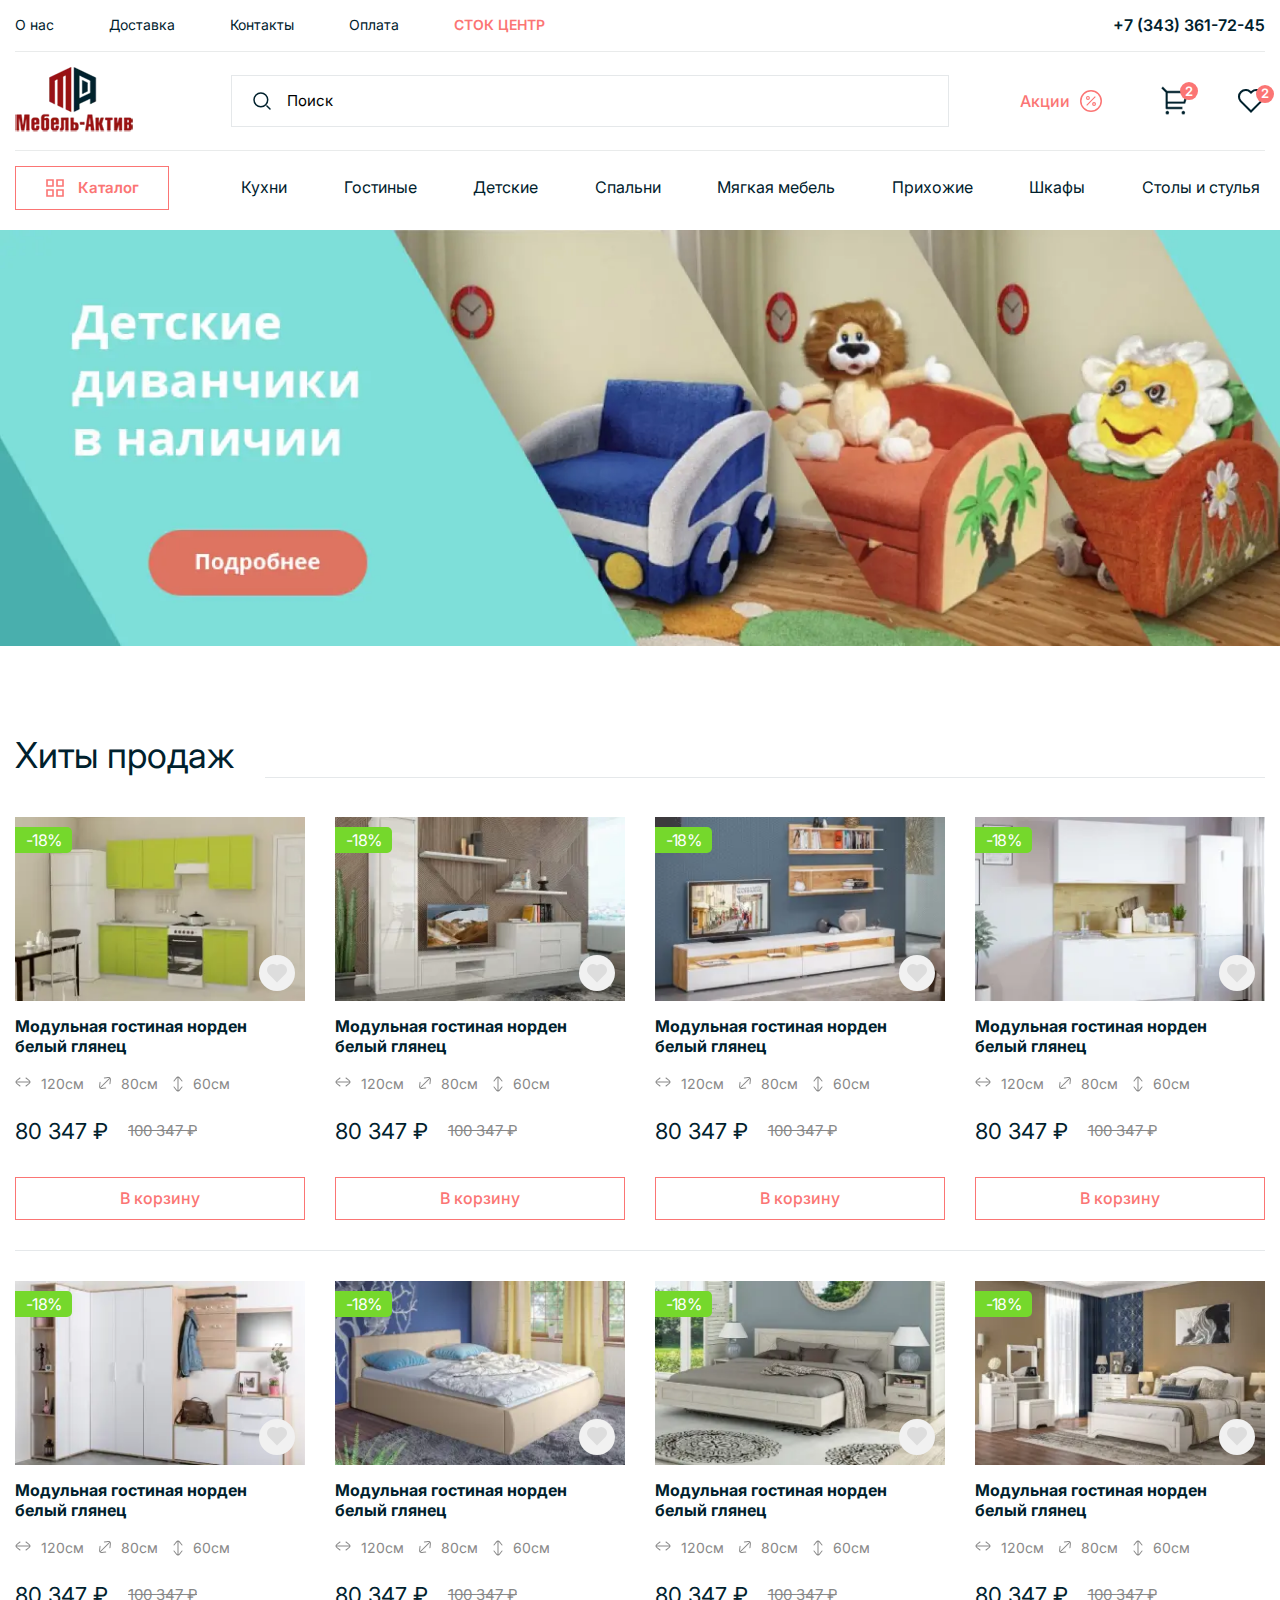
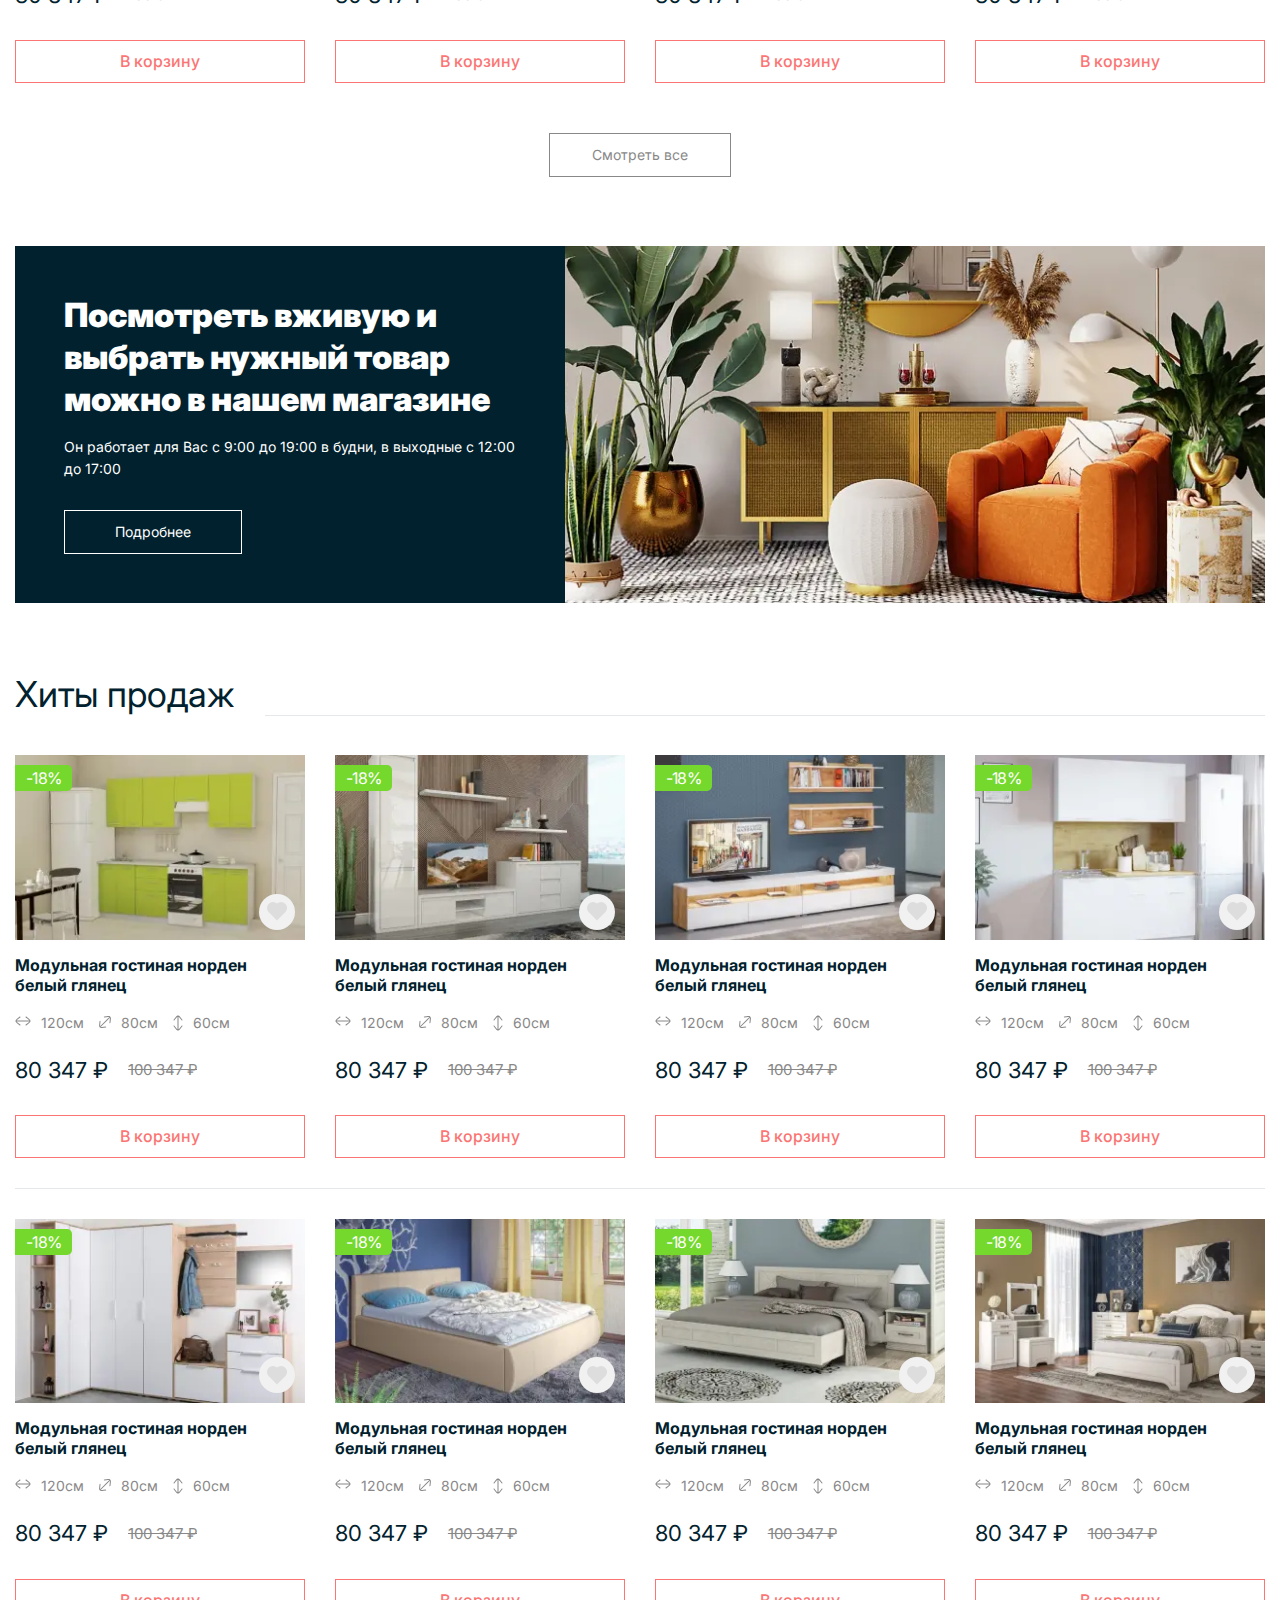
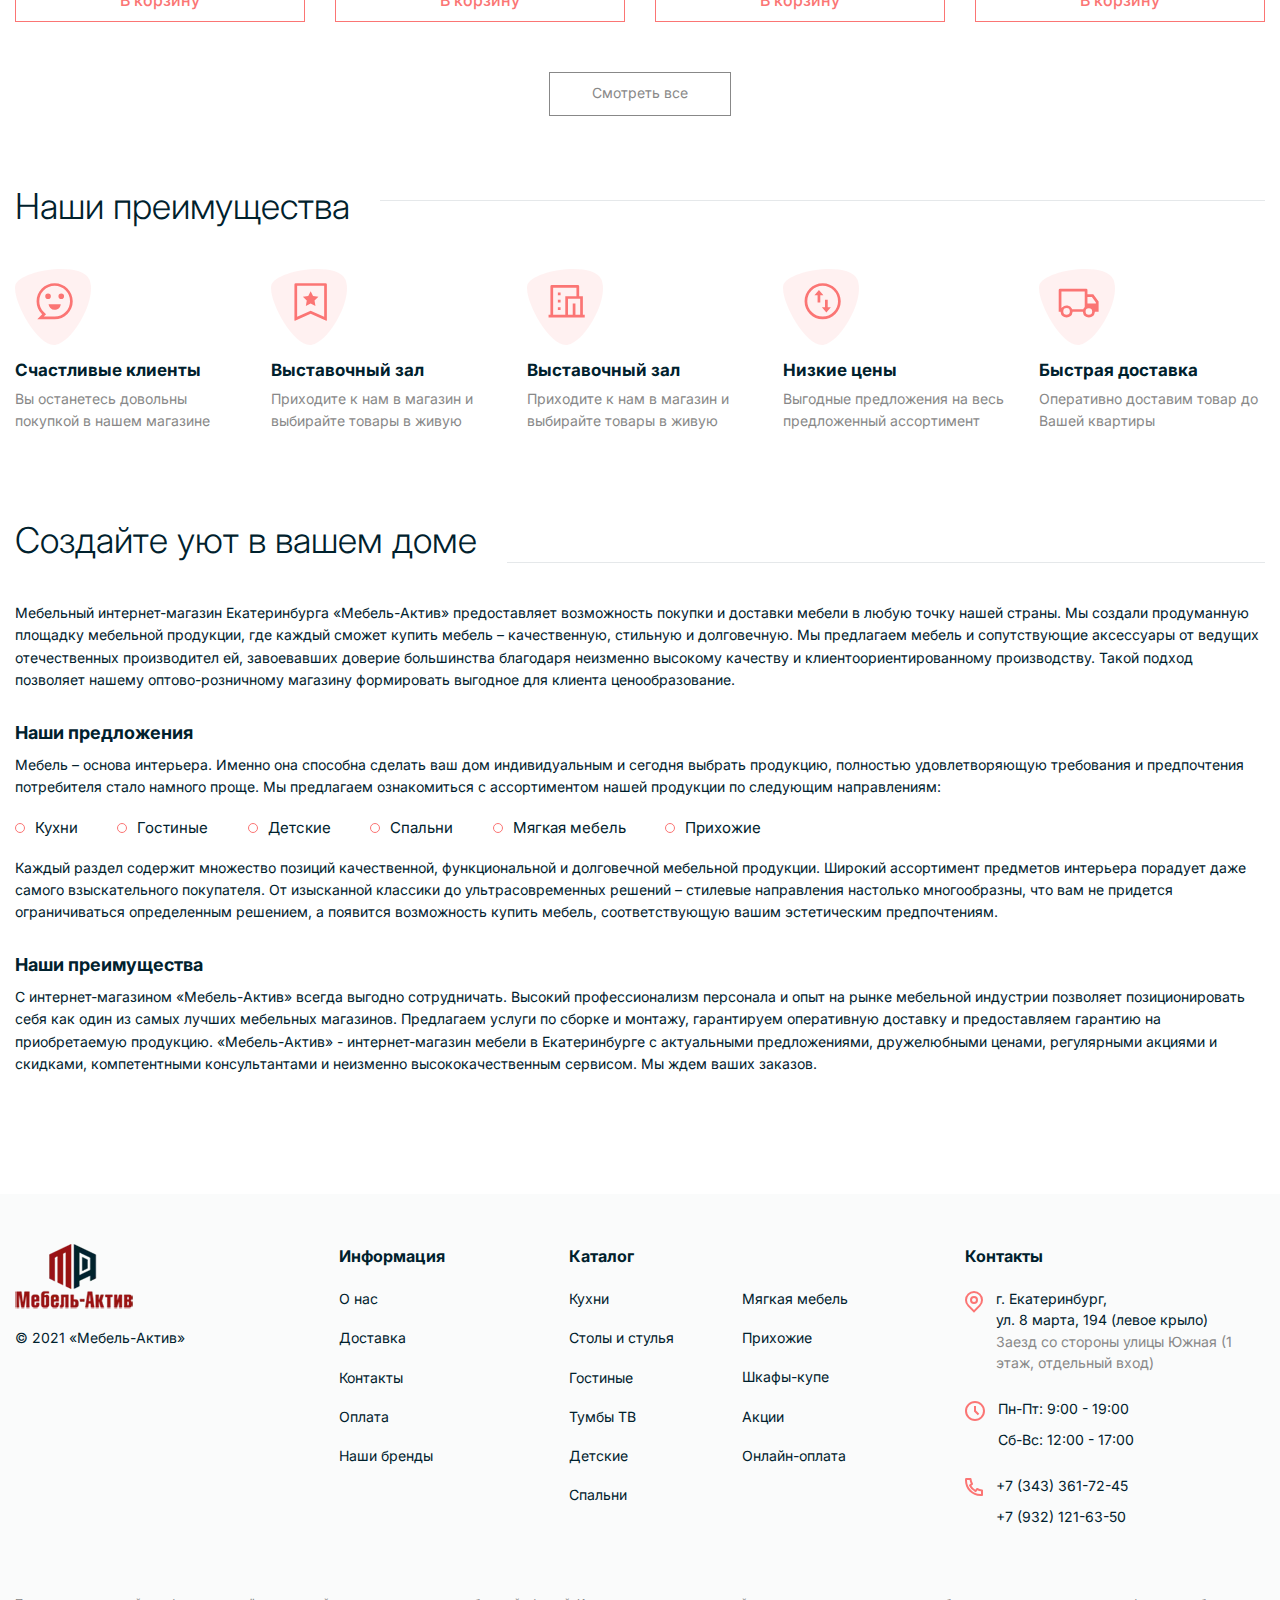
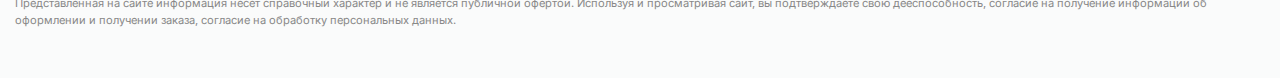
<file: index.html>
<!DOCTYPE html><html lang="ru"> <head>	<title>Home</title>	<meta charset="UTF-8">	<meta name="format-detection" content="telephone=no">	<link rel="stylesheet" href="css/style.min.css">	<link rel="shortcut icon" href="favicon.ico">	<!-- <meta name="robots" content="noindex, nofollow"> -->	<!-- <meta name="viewport" content="width=device-width, initial-scale=1.0, maximum-scale=1.0, user-scalable=0"> -->	<meta name="viewport" content="width=device-width, initial-scale=1.0"></head><body>   <div class="wrapper">      <header class="header">   <div class="header__top top-header">      <div class="top-header__container _container">         <div class="top-header__body">            <div class="top-header__menu menu">               <div class="menu__icon icon-menu">                  <span></span>                  <span></span>                  <span></span>               </div>               <nav class="menu__body">                  <ul class="menu__list">                     <li><a href="#" class="menu__link">О нас</a></li>                     <li><a href="#" class="menu__link">Доставка</a></li>                     <li><a href="#" class="menu__link">Контакты</a></li>                     <li><a href="#" class="menu__link">Оплата</a></li>                     <li><a href="#" class="menu__link menu__link-red">СТОК ЦЕНТР</a></li>                  </ul>               </nav>            </div>            <a href="tel: +73433617245" class="top-header__call">+7 (343) 361-72-45</a>         </div>      </div>   </div>   <div class="header__actions actions-header">      <div class="actions-header__container _container">         <div class="actions-header__body">            <a href="#" class="actions-header__logo">               <picture><source srcset="img/logo/logo.webp" type="image/webp"><img src="img/logo/logo.png" alt="logo"></picture>            </a>            <div data-da=".actions-header__body,767.98" class="actions-header__search search-header">               <button class="search-header__button">                  <picture><source srcset="img/header/icons/search.svg" type="image/webp"><img src="img/header/icons/search.svg" alt="search"></picture>               </button>               <input type="text" data-value="Поиск" class="search-header__input">            </div>            <div class="actions-header__items">               <a href="#" class="actions-header__stock">                  <span>Акции</span>                  <picture><source srcset="img/header/icons/stock.svg" type="image/webp"><img src="img/header/icons/stock.svg" alt="stock"></picture>               </a>               <div class="actions-header__icons">                  <a href="#" class="actions-header__icon">                     <picture><source srcset="img/header/icons/buy.svg" type="image/webp"><img src="img/header/icons/buy.svg" alt="buy"></picture>                     <span>2</span>                  </a>                  <a href="#" class="actions-header__icon">                     <picture><source srcset="img/header/icons/like.svg" type="image/webp"><img src="img/header/icons/like.svg" alt="like"></picture>                     <span>2</span>                  </a>               </div>            </div>         </div>      </div>   </div>   <div class="header__bottom bottom-header">      <div class="bottom-header__container _container">         <div class="bottom-header__body">            <button type="button" class="bottom-header__btn">               <picture><source srcset="img/header/icons/catalog.svg" type="image/webp"><img class="bottom-header__btn-catalog" src="img/header/icons/catalog.svg" alt=""></picture>               <picture><source srcset="img/header/icons/Close.svg" type="image/webp"><img class="bottom-header__btn-close" src="img/header/icons/Close.svg" alt=""></picture>               <span>Каталог</span>            </button>            <div class="bottom-header__list">               <div class="bottom-header__item"><span>Кухни</span>                  <div class="bottom-header__sublist sublist-header">                     <ul class="sublist-header__column">                        <li><a href="#" class="sublist-header__item sublist-header__item-strong">Гостиные гарнитуры</a>                        </li>                        <li><a href="#" class="sublist-header__item">Классические кроватки</a></li>                        <li><a href="#" class="sublist-header__item">Колыбели, люльки</a></li>                        <li><a href="#" class="sublist-header__item">Кроватки колесо-качалки</a></li>                        <li><a href="#" class="sublist-header__item">Кроватки с маятником</a></li>                        <li><a href="#" class="sublist-header__item">Кроватки-трансформеры</a></li>                        <li><a href="#" class="sublist-header__item sublist-header__item-strong">Гостиные гарнитуры</a>                        </li>                        <li><a href="#" class="sublist-header__item sublist-header__item-strong">Модульные гарнитуры</a>                        </li>                        <li><a href="#" class="sublist-header__item sublist-header__item-strong">Стенки</a></li>                     </ul>                     <ul class="sublist-header__column">                        <li><a href="#" class="sublist-header__item sublist-header__item-strong">Кресла-качалки</a></li>                        <li><a href="#" class="sublist-header__item sublist-header__item-strong">Комоды для гостиной</a>                        </li>                        <li><a href="#" class="sublist-header__item sublist-header__item-strong">Шкафы для гостиной</a>                        </li>                        <li><a href="#" class="sublist-header__item sublist-header__item-strong">Столы для гостиной</a>                        </li>                        <li><a href="#" class="sublist-header__item">Столы для гостиной</a></li>                        <li><a href="#" class="sublist-header__item">Журнальные столики</a></li>                        <li><a href="#" class="sublist-header__item">Консольные столы</a></li>                        <li><a href="#" class="sublist-header__item">Кофейные столики</a></li>                        <li><a href="#" class="sublist-header__item">Приставные столики</a></li>                     </ul>                     <ul class="sublist-header__column">                        <li><a href="#" class="sublist-header__item">Сервировочные столики</a></li>                        <li><a href="#" class="sublist-header__item">Журнальные столики по индивидуальным размерам</a>                        </li>                        <li><a href="#" class="sublist-header__item sublist-header__item-strong">Кресла для гостиной</a>                        </li>                        <li><a href="#" class="sublist-header__item sublist-header__item-strong">Тумбы для посуды</a>                        </li>                        <li><a href="#" class="sublist-header__item sublist-header__item-strong">Тумбы</a></li>                     </ul>                  </div>               </div>               <div class="bottom-header__item"><span>Гостиные</span>                  <div class="bottom-header__sublist sublist-header">                     <ul class="sublist-header__column">                        <li><a href="#" class="sublist-header__item sublist-header__item-strong">Гостиные гарнитуры</a>                        </li>                        <li><a href="#" class="sublist-header__item">Классические кроватки</a></li>                        <li><a href="#" class="sublist-header__item">Колыбели, люльки</a></li>                        <li><a href="#" class="sublist-header__item">Кроватки колесо-качалки</a></li>                        <li><a href="#" class="sublist-header__item">Кроватки с маятником</a></li>                        <li><a href="#" class="sublist-header__item">Кроватки-трансформеры</a></li>                        <li><a href="#" class="sublist-header__item sublist-header__item-strong">Гостиные гарнитуры</a>                        </li>                        <li><a href="#" class="sublist-header__item sublist-header__item-strong">Модульные гарнитуры</a>                        </li>                        <li><a href="#" class="sublist-header__item sublist-header__item-strong">Стенки</a></li>                     </ul>                     <ul class="sublist-header__column">                        <li><a href="#" class="sublist-header__item sublist-header__item-strong">Кресла-качалки</a></li>                        <li><a href="#" class="sublist-header__item sublist-header__item-strong">Комоды для гостиной</a>                        </li>                        <li><a href="#" class="sublist-header__item sublist-header__item-strong">Шкафы для гостиной</a>                        </li>                        <li><a href="#" class="sublist-header__item sublist-header__item-strong">Столы для гостиной</a>                        </li>                        <li><a href="#" class="sublist-header__item">Столы для гостиной</a></li>                        <li><a href="#" class="sublist-header__item">Журнальные столики</a></li>                        <li><a href="#" class="sublist-header__item">Консольные столы</a></li>                        <li><a href="#" class="sublist-header__item">Кофейные столики</a></li>                        <li><a href="#" class="sublist-header__item">Приставные столики</a></li>                     </ul>                     <ul class="sublist-header__column">                        <li><a href="#" class="sublist-header__item">Сервировочные столики</a></li>                        <li><a href="#" class="sublist-header__item">Журнальные столики по индивидуальным размерам</a>                        </li>                        <li><a href="#" class="sublist-header__item sublist-header__item-strong">Кресла для гостиной</a>                        </li>                        <li><a href="#" class="sublist-header__item sublist-header__item-strong">Тумбы для посуды</a>                        </li>                        <li><a href="#" class="sublist-header__item sublist-header__item-strong">Тумбы</a></li>                     </ul>                  </div>               </div>               <div class="bottom-header__item"><span>Детские</span>                  <div class="bottom-header__sublist sublist-header">                     <ul class="sublist-header__column">                        <li><a href="#" class="sublist-header__item sublist-header__item-strong">Гостиные гарнитуры</a>                        </li>                        <li><a href="#" class="sublist-header__item">Классические кроватки</a></li>                        <li><a href="#" class="sublist-header__item">Колыбели, люльки</a></li>                        <li><a href="#" class="sublist-header__item">Кроватки колесо-качалки</a></li>                        <li><a href="#" class="sublist-header__item">Кроватки с маятником</a></li>                        <li><a href="#" class="sublist-header__item">Кроватки-трансформеры</a></li>                        <li><a href="#" class="sublist-header__item sublist-header__item-strong">Гостиные гарнитуры</a>                        </li>                        <li><a href="#" class="sublist-header__item sublist-header__item-strong">Модульные гарнитуры</a>                        </li>                        <li><a href="#" class="sublist-header__item sublist-header__item-strong">Стенки</a></li>                     </ul>                     <ul class="sublist-header__column">                        <li><a href="#" class="sublist-header__item sublist-header__item-strong">Кресла-качалки</a></li>                        <li><a href="#" class="sublist-header__item sublist-header__item-strong">Комоды для гостиной</a>                        </li>                        <li><a href="#" class="sublist-header__item sublist-header__item-strong">Шкафы для гостиной</a>                        </li>                        <li><a href="#" class="sublist-header__item sublist-header__item-strong">Столы для гостиной</a>                        </li>                        <li><a href="#" class="sublist-header__item">Столы для гостиной</a></li>                        <li><a href="#" class="sublist-header__item">Журнальные столики</a></li>                        <li><a href="#" class="sublist-header__item">Консольные столы</a></li>                        <li><a href="#" class="sublist-header__item">Кофейные столики</a></li>                        <li><a href="#" class="sublist-header__item">Приставные столики</a></li>                     </ul>                     <ul class="sublist-header__column">                        <li><a href="#" class="sublist-header__item">Сервировочные столики</a></li>                        <li><a href="#" class="sublist-header__item">Журнальные столики по индивидуальным размерам</a>                        </li>                        <li><a href="#" class="sublist-header__item sublist-header__item-strong">Кресла для гостиной</a>                        </li>                        <li><a href="#" class="sublist-header__item sublist-header__item-strong">Тумбы для посуды</a>                        </li>                        <li><a href="#" class="sublist-header__item sublist-header__item-strong">Тумбы</a></li>                     </ul>                  </div>               </div>               <div class="bottom-header__item"><span>Спальни</span>                  <div class="bottom-header__sublist sublist-header">                     <ul class="sublist-header__column">                        <li><a href="#" class="sublist-header__item sublist-header__item-strong">Гостиные гарнитуры</a>                        </li>                        <li><a href="#" class="sublist-header__item">Классические кроватки</a></li>                        <li><a href="#" class="sublist-header__item">Колыбели, люльки</a></li>                        <li><a href="#" class="sublist-header__item">Кроватки колесо-качалки</a></li>                        <li><a href="#" class="sublist-header__item">Кроватки с маятником</a></li>                        <li><a href="#" class="sublist-header__item">Кроватки-трансформеры</a></li>                        <li><a href="#" class="sublist-header__item sublist-header__item-strong">Гостиные гарнитуры</a>                        </li>                        <li><a href="#" class="sublist-header__item sublist-header__item-strong">Модульные гарнитуры</a>                        </li>                        <li><a href="#" class="sublist-header__item sublist-header__item-strong">Стенки</a></li>                     </ul>                     <ul class="sublist-header__column">                        <li><a href="#" class="sublist-header__item sublist-header__item-strong">Кресла-качалки</a></li>                        <li><a href="#" class="sublist-header__item sublist-header__item-strong">Комоды для гостиной</a>                        </li>                        <li><a href="#" class="sublist-header__item sublist-header__item-strong">Шкафы для гостиной</a>                        </li>                        <li><a href="#" class="sublist-header__item sublist-header__item-strong">Столы для гостиной</a>                        </li>                        <li><a href="#" class="sublist-header__item">Столы для гостиной</a></li>                        <li><a href="#" class="sublist-header__item">Журнальные столики</a></li>                        <li><a href="#" class="sublist-header__item">Консольные столы</a></li>                        <li><a href="#" class="sublist-header__item">Кофейные столики</a></li>                        <li><a href="#" class="sublist-header__item">Приставные столики</a></li>                     </ul>                     <ul class="sublist-header__column">                        <li><a href="#" class="sublist-header__item">Сервировочные столики</a></li>                        <li><a href="#" class="sublist-header__item">Журнальные столики по индивидуальным размерам</a>                        </li>                        <li><a href="#" class="sublist-header__item sublist-header__item-strong">Кресла для гостиной</a>                        </li>                        <li><a href="#" class="sublist-header__item sublist-header__item-strong">Тумбы для посуды</a>                        </li>                        <li><a href="#" class="sublist-header__item sublist-header__item-strong">Тумбы</a></li>                     </ul>                  </div>               </div>               <div class="bottom-header__item"><span>Мягкая мебель</span>                  <div class="bottom-header__sublist sublist-header">                     <ul class="sublist-header__column">                        <li><a href="#" class="sublist-header__item sublist-header__item-strong">Гостиные гарнитуры</a>                        </li>                        <li><a href="#" class="sublist-header__item">Классические кроватки</a></li>                        <li><a href="#" class="sublist-header__item">Колыбели, люльки</a></li>                        <li><a href="#" class="sublist-header__item">Кроватки колесо-качалки</a></li>                        <li><a href="#" class="sublist-header__item">Кроватки с маятником</a></li>                        <li><a href="#" class="sublist-header__item">Кроватки-трансформеры</a></li>                        <li><a href="#" class="sublist-header__item sublist-header__item-strong">Гостиные гарнитуры</a>                        </li>                        <li><a href="#" class="sublist-header__item sublist-header__item-strong">Модульные гарнитуры</a>                        </li>                        <li><a href="#" class="sublist-header__item sublist-header__item-strong">Стенки</a></li>                     </ul>                     <ul class="sublist-header__column">                        <li><a href="#" class="sublist-header__item sublist-header__item-strong">Кресла-качалки</a></li>                        <li><a href="#" class="sublist-header__item sublist-header__item-strong">Комоды для гостиной</a>                        </li>                        <li><a href="#" class="sublist-header__item sublist-header__item-strong">Шкафы для гостиной</a>                        </li>                        <li><a href="#" class="sublist-header__item sublist-header__item-strong">Столы для гостиной</a>                        </li>                        <li><a href="#" class="sublist-header__item">Столы для гостиной</a></li>                        <li><a href="#" class="sublist-header__item">Журнальные столики</a></li>                        <li><a href="#" class="sublist-header__item">Консольные столы</a></li>                        <li><a href="#" class="sublist-header__item">Кофейные столики</a></li>                        <li><a href="#" class="sublist-header__item">Приставные столики</a></li>                     </ul>                     <ul class="sublist-header__column">                        <li><a href="#" class="sublist-header__item">Сервировочные столики</a></li>                        <li><a href="#" class="sublist-header__item">Журнальные столики по индивидуальным размерам</a>                        </li>                        <li><a href="#" class="sublist-header__item sublist-header__item-strong">Кресла для гостиной</a>                        </li>                        <li><a href="#" class="sublist-header__item sublist-header__item-strong">Тумбы для посуды</a>                        </li>                        <li><a href="#" class="sublist-header__item sublist-header__item-strong">Тумбы</a></li>                     </ul>                  </div>               </div>               <div class="bottom-header__item"><span>Прихожие</span>                  <div class="bottom-header__sublist sublist-header">                     <ul class="sublist-header__column">                        <li><a href="#" class="sublist-header__item sublist-header__item-strong">Гостиные гарнитуры</a>                        </li>                        <li><a href="#" class="sublist-header__item">Классические кроватки</a></li>                        <li><a href="#" class="sublist-header__item">Колыбели, люльки</a></li>                        <li><a href="#" class="sublist-header__item">Кроватки колесо-качалки</a></li>                        <li><a href="#" class="sublist-header__item">Кроватки с маятником</a></li>                        <li><a href="#" class="sublist-header__item">Кроватки-трансформеры</a></li>                        <li><a href="#" class="sublist-header__item sublist-header__item-strong">Гостиные гарнитуры</a>                        </li>                        <li><a href="#" class="sublist-header__item sublist-header__item-strong">Модульные гарнитуры</a>                        </li>                        <li><a href="#" class="sublist-header__item sublist-header__item-strong">Стенки</a></li>                     </ul>                     <ul class="sublist-header__column">                        <li><a href="#" class="sublist-header__item sublist-header__item-strong">Кресла-качалки</a></li>                        <li><a href="#" class="sublist-header__item sublist-header__item-strong">Комоды для гостиной</a>                        </li>                        <li><a href="#" class="sublist-header__item sublist-header__item-strong">Шкафы для гостиной</a>                        </li>                        <li><a href="#" class="sublist-header__item sublist-header__item-strong">Столы для гостиной</a>                        </li>                        <li><a href="#" class="sublist-header__item">Столы для гостиной</a></li>                        <li><a href="#" class="sublist-header__item">Журнальные столики</a></li>                        <li><a href="#" class="sublist-header__item">Консольные столы</a></li>                        <li><a href="#" class="sublist-header__item">Кофейные столики</a></li>                        <li><a href="#" class="sublist-header__item">Приставные столики</a></li>                     </ul>                     <ul class="sublist-header__column">                        <li><a href="#" class="sublist-header__item">Сервировочные столики</a></li>                        <li><a href="#" class="sublist-header__item">Журнальные столики по индивидуальным размерам</a>                        </li>                        <li><a href="#" class="sublist-header__item sublist-header__item-strong">Кресла для гостиной</a>                        </li>                        <li><a href="#" class="sublist-header__item sublist-header__item-strong">Тумбы для посуды</a>                        </li>                        <li><a href="#" class="sublist-header__item sublist-header__item-strong">Тумбы</a></li>                     </ul>                  </div>               </div>               <div class="bottom-header__item"><span>Шкафы</span>                  <div class="bottom-header__sublist sublist-header">                     <ul class="sublist-header__column">                        <li><a href="#" class="sublist-header__item sublist-header__item-strong">Гостиные гарнитуры</a>                        </li>                        <li><a href="#" class="sublist-header__item">Классические кроватки</a></li>                        <li><a href="#" class="sublist-header__item">Колыбели, люльки</a></li>                        <li><a href="#" class="sublist-header__item">Кроватки колесо-качалки</a></li>                        <li><a href="#" class="sublist-header__item">Кроватки с маятником</a></li>                        <li><a href="#" class="sublist-header__item">Кроватки-трансформеры</a></li>                        <li><a href="#" class="sublist-header__item sublist-header__item-strong">Гостиные гарнитуры</a>                        </li>                        <li><a href="#" class="sublist-header__item sublist-header__item-strong">Модульные гарнитуры</a>                        </li>                        <li><a href="#" class="sublist-header__item sublist-header__item-strong">Стенки</a></li>                     </ul>                     <ul class="sublist-header__column">                        <li><a href="#" class="sublist-header__item sublist-header__item-strong">Кресла-качалки</a></li>                        <li><a href="#" class="sublist-header__item sublist-header__item-strong">Комоды для гостиной</a>                        </li>                        <li><a href="#" class="sublist-header__item sublist-header__item-strong">Шкафы для гостиной</a>                        </li>                        <li><a href="#" class="sublist-header__item sublist-header__item-strong">Столы для гостиной</a>                        </li>                        <li><a href="#" class="sublist-header__item">Столы для гостиной</a></li>                        <li><a href="#" class="sublist-header__item">Журнальные столики</a></li>                        <li><a href="#" class="sublist-header__item">Консольные столы</a></li>                        <li><a href="#" class="sublist-header__item">Кофейные столики</a></li>                        <li><a href="#" class="sublist-header__item">Приставные столики</a></li>                     </ul>                     <ul class="sublist-header__column">                        <li><a href="#" class="sublist-header__item">Сервировочные столики</a></li>                        <li><a href="#" class="sublist-header__item">Журнальные столики по индивидуальным размерам</a>                        </li>                        <li><a href="#" class="sublist-header__item sublist-header__item-strong">Кресла для гостиной</a>                        </li>                        <li><a href="#" class="sublist-header__item sublist-header__item-strong">Тумбы для посуды</a>                        </li>                        <li><a href="#" class="sublist-header__item sublist-header__item-strong">Тумбы</a></li>                     </ul>                  </div>               </div>               <div class="bottom-header__item"><span>Столы и стулья</span>                  <div class="bottom-header__sublist sublist-header">                     <ul class="sublist-header__column">                        <li><a href="#" class="sublist-header__item sublist-header__item-strong">Гостиные гарнитуры</a>                        </li>                        <li><a href="#" class="sublist-header__item">Классические кроватки</a></li>                        <li><a href="#" class="sublist-header__item">Колыбели, люльки</a></li>                        <li><a href="#" class="sublist-header__item">Кроватки колесо-качалки</a></li>                        <li><a href="#" class="sublist-header__item">Кроватки с маятником</a></li>                        <li><a href="#" class="sublist-header__item">Кроватки-трансформеры</a></li>                        <li><a href="#" class="sublist-header__item sublist-header__item-strong">Гостиные гарнитуры</a>                        </li>                        <li><a href="#" class="sublist-header__item sublist-header__item-strong">Модульные гарнитуры</a>                        </li>                        <li><a href="#" class="sublist-header__item sublist-header__item-strong">Стенки</a></li>                     </ul>                     <ul class="sublist-header__column">                        <li><a href="#" class="sublist-header__item sublist-header__item-strong">Кресла-качалки</a></li>                        <li><a href="#" class="sublist-header__item sublist-header__item-strong">Комоды для гостиной</a>                        </li>                        <li><a href="#" class="sublist-header__item sublist-header__item-strong">Шкафы для гостиной</a>                        </li>                        <li><a href="#" class="sublist-header__item sublist-header__item-strong">Столы для гостиной</a>                        </li>                        <li><a href="#" class="sublist-header__item">Столы для гостиной</a></li>                        <li><a href="#" class="sublist-header__item">Журнальные столики</a></li>                        <li><a href="#" class="sublist-header__item">Консольные столы</a></li>                        <li><a href="#" class="sublist-header__item">Кофейные столики</a></li>                        <li><a href="#" class="sublist-header__item">Приставные столики</a></li>                     </ul>                     <ul class="sublist-header__column">                        <li><a href="#" class="sublist-header__item">Сервировочные столики</a></li>                        <li><a href="#" class="sublist-header__item">Журнальные столики по индивидуальным размерам</a>                        </li>                        <li><a href="#" class="sublist-header__item sublist-header__item-strong">Кресла для гостиной</a>                        </li>                        <li><a href="#" class="sublist-header__item sublist-header__item-strong">Тумбы для посуды</a>                        </li>                        <li><a href="#" class="sublist-header__item sublist-header__item-strong">Тумбы</a></li>                     </ul>                  </div>               </div>            </div>         </div>      </div>      <div class="bottom-header__catalog catalog-header">         <div class="catalog-header__container _container">            <div class="catalog-header__body _tabs">               <div class="catalog-header__aside">                  <div class="catalog-header__item _tabs-item _active">Кухни</div>                  <div class="catalog-header__item _tabs-item">Гостиные</div>                  <div class="catalog-header__item _tabs-item">Детские</div>                  <div class="catalog-header__item _tabs-item">Спальни</div>                  <div class="catalog-header__item _tabs-item">Мягкая мебель</div>                  <div class="catalog-header__item _tabs-item">Прихожие</div>                  <div class="catalog-header__item _tabs-item">Шкафы</div>                  <div class="catalog-header__item _tabs-item">Столы и стулья</div>                  <div class="catalog-header__item _tabs-item">Столы письменные</div>                  <div class="catalog-header__item _tabs-item">Комоды</div>                  <div class="catalog-header__item _tabs-item">Компьютерные столы</div>                  <div class="catalog-header__item _tabs-item">Матрасы</div>                  <div class="catalog-header__item _tabs-item">Полки</div>                  <div class="catalog-header__item _tabs-item">Компьютерные кресла</div>               </div>               <div class="catalog-header__content">                  <div class="catalog-header__block _tabs-block _active">                     <div class="catalog-header__grid">                        <ul class="catalog-header__column">                           <li><a href="#" class="catalog-header__text catalog-header__text-strong">Гостиные                                 гарнитуры</a>                           </li>                           <li><a href="#" class="catalog-header__text">Классические кроватки</a></li>                           <li><a href="#" class="catalog-header__text">Колыбели, люльки</a></li>                           <li><a href="#" class="catalog-header__text">Кроватки колесо-качалки</a></li>                           <li><a href="#" class="catalog-header__text">Кроватки с маятником</a></li>                           <li><a href="#" class="catalog-header__text">Кроватки-трансформеры</a></li>                           <li><a href="#" class="catalog-header__text catalog-header__text-strong">Гостиные                                 гарнитуры</a>                           </li>                           <li><a href="#" class="catalog-header__text catalog-header__text-strong">Модульные                                 гарнитуры</a>                           </li>                           <li><a href="#" class="catalog-header__text catalog-header__text-strong">Стенки</a></li>                        </ul>                        <ul class="catalog-header__column">                           <li><a href="#" class="catalog-header__text catalog-header__text-strong">Гостиные                                 гарнитуры</a>                           </li>                           <li><a href="#" class="catalog-header__text catalog-header__text-strong">Классические                                 кроватки</a></li>                           <li><a href="#" class="catalog-header__text catalog-header__text-strong">Колыбели, люльки</a>                           </li>                           <li><a href="#" class="catalog-header__text catalog-header__text-strong">Кроватки                                 колесо-качалки</a></li>                           <li><a href="#" class="catalog-header__text">Кроватки с маятником</a></li>                           <li><a href="#" class="catalog-header__text">Кроватки-трансформеры</a></li>                           <li><a href="#" class="catalog-header__text">Гостиные гарнитуры</a></li>                           <li><a href="#" class="catalog-header__text">Модульные гарнитуры</a></li>                           <li><a href="#" class="catalog-header__text">Стенки</a></li>                        </ul>                        <ul class="catalog-header__column">                           <li><a href="#" class="catalog-header__text">Гостиные гарнитуры</a></li>                           <li><a href="#" class="catalog-header__text">Классические кроватки</a></li>                           <li><a href="#" class="catalog-header__text">Колыбели, люльки</a></li>                           <li><a href="#" class="catalog-header__text">Кроватки колесо-качалки</a></li>                           <li><a href="#" class="catalog-header__text">Кроватки с маятником</a></li>                           <li><a href="#" class="catalog-header__text">Кроватки-трансформеры</a></li>                           <li><a href="#" class="catalog-header__text catalog-header__text-strong">Гостиные                                 гарнитуры</a>                           </li>                           <li><a href="#" class="catalog-header__text catalog-header__text-strong">Модульные                                 гарнитуры</a>                           </li>                           <li><a href="#" class="catalog-header__text catalog-header__text-strong">Стенки</a></li>                        </ul>                     </div>                  </div>                  <div class="catalog-header__block _tabs-block">                     <div class="catalog-header__grid">                        <ul class="catalog-header__column">                           <li><a href="#" class="catalog-header__text catalog-header__text-strong">Гостиные                                 гарнитуры</a>                           </li>                           <li><a href="#" class="catalog-header__text">Классические кроватки</a></li>                           <li><a href="#" class="catalog-header__text">Колыбели, люльки</a></li>                           <li><a href="#" class="catalog-header__text">Кроватки колесо-качалки</a></li>                           <li><a href="#" class="catalog-header__text">Кроватки с маятником</a></li>                           <li><a href="#" class="catalog-header__text">Кроватки-трансформеры</a></li>                           <li><a href="#" class="catalog-header__text catalog-header__text-strong">Гостиные                                 гарнитуры</a>                           </li>                           <li><a href="#" class="catalog-header__text catalog-header__text-strong">Модульные                                 гарнитуры</a>                           </li>                           <li><a href="#" class="catalog-header__text catalog-header__text-strong">Стенки</a></li>                        </ul>                        <ul class="catalog-header__column">                           <li><a href="#" class="catalog-header__text catalog-header__text-strong">Гостиные                                 гарнитуры</a>                           </li>                           <li><a href="#" class="catalog-header__text catalog-header__text-strong">Классические                                 кроватки</a></li>                           <li><a href="#" class="catalog-header__text catalog-header__text-strong">Колыбели, люльки</a>                           </li>                           <li><a href="#" class="catalog-header__text catalog-header__text-strong">Кроватки                                 колесо-качалки</a></li>                           <li><a href="#" class="catalog-header__text">Кроватки с маятником</a></li>                           <li><a href="#" class="catalog-header__text">Кроватки-трансформеры</a></li>                           <li><a href="#" class="catalog-header__text">Гостиные гарнитуры</a></li>                           <li><a href="#" class="catalog-header__text">Модульные гарнитуры</a></li>                           <li><a href="#" class="catalog-header__text">Стенки</a></li>                        </ul>                     </div>                  </div>                  <div class="catalog-header__block _tabs-block">                     <div class="catalog-header__grid">                        <ul class="catalog-header__column">                           <li><a href="#" class="catalog-header__text catalog-header__text-strong">Гостиные                                 гарнитуры</a>                           </li>                           <li><a href="#" class="catalog-header__text">Классические кроватки</a></li>                           <li><a href="#" class="catalog-header__text">Колыбели, люльки</a></li>                           <li><a href="#" class="catalog-header__text">Кроватки колесо-качалки</a></li>                           <li><a href="#" class="catalog-header__text">Кроватки с маятником</a></li>                           <li><a href="#" class="catalog-header__text">Кроватки-трансформеры</a></li>                           <li><a href="#" class="catalog-header__text catalog-header__text-strong">Гостиные                                 гарнитуры</a>                           </li>                           <li><a href="#" class="catalog-header__text catalog-header__text-strong">Модульные                                 гарнитуры</a>                           </li>                           <li><a href="#" class="catalog-header__text catalog-header__text-strong">Стенки</a></li>                        </ul>                        <ul class="catalog-header__column">                           <li><a href="#" class="catalog-header__text catalog-header__text-strong">Гостиные                                 гарнитуры</a>                           </li>                           <li><a href="#" class="catalog-header__text catalog-header__text-strong">Классические                                 кроватки</a></li>                           <li><a href="#" class="catalog-header__text catalog-header__text-strong">Колыбели, люльки</a>                           </li>                           <li><a href="#" class="catalog-header__text catalog-header__text-strong">Кроватки                                 колесо-качалки</a></li>                           <li><a href="#" class="catalog-header__text">Кроватки с маятником</a></li>                           <li><a href="#" class="catalog-header__text">Кроватки-трансформеры</a></li>                           <li><a href="#" class="catalog-header__text">Гостиные гарнитуры</a></li>                           <li><a href="#" class="catalog-header__text">Модульные гарнитуры</a></li>                           <li><a href="#" class="catalog-header__text">Стенки</a></li>                        </ul>                        <ul class="catalog-header__column">                           <li><a href="#" class="catalog-header__text">Гостиные гарнитуры</a></li>                           <li><a href="#" class="catalog-header__text">Классические кроватки</a></li>                           <li><a href="#" class="catalog-header__text">Колыбели, люльки</a></li>                           <li><a href="#" class="catalog-header__text">Кроватки колесо-качалки</a></li>                           <li><a href="#" class="catalog-header__text">Кроватки с маятником</a></li>                           <li><a href="#" class="catalog-header__text">Кроватки-трансформеры</a></li>                           <li><a href="#" class="catalog-header__text catalog-header__text-strong">Гостиные                                 гарнитуры</a>                           </li>                           <li><a href="#" class="catalog-header__text catalog-header__text-strong">Модульные                                 гарнитуры</a>                           </li>                           <li><a href="#" class="catalog-header__text catalog-header__text-strong">Стенки</a></li>                        </ul>                     </div>                  </div>                  <div class="catalog-header__block _tabs-block">                     <div class="catalog-header__grid">                        <ul class="catalog-header__column">                           <li><a href="#" class="catalog-header__text catalog-header__text-strong">Гостиные                                 гарнитуры</a>                           </li>                           <li><a href="#" class="catalog-header__text">Классические кроватки</a></li>                           <li><a href="#" class="catalog-header__text">Колыбели, люльки</a></li>                           <li><a href="#" class="catalog-header__text">Кроватки колесо-качалки</a></li>                           <li><a href="#" class="catalog-header__text">Кроватки с маятником</a></li>                           <li><a href="#" class="catalog-header__text">Кроватки-трансформеры</a></li>                           <li><a href="#" class="catalog-header__text catalog-header__text-strong">Гостиные                                 гарнитуры</a>                           </li>                           <li><a href="#" class="catalog-header__text catalog-header__text-strong">Модульные                                 гарнитуры</a>                           </li>                           <li><a href="#" class="catalog-header__text catalog-header__text-strong">Стенки</a></li>                        </ul>                        <ul class="catalog-header__column">                           <li><a href="#" class="catalog-header__text catalog-header__text-strong">Гостиные                                 гарнитуры</a>                           </li>                           <li><a href="#" class="catalog-header__text catalog-header__text-strong">Классические                                 кроватки</a></li>                           <li><a href="#" class="catalog-header__text catalog-header__text-strong">Колыбели, люльки</a>                           </li>                           <li><a href="#" class="catalog-header__text catalog-header__text-strong">Кроватки                                 колесо-качалки</a></li>                           <li><a href="#" class="catalog-header__text">Кроватки с маятником</a></li>                           <li><a href="#" class="catalog-header__text">Кроватки-трансформеры</a></li>                           <li><a href="#" class="catalog-header__text">Гостиные гарнитуры</a></li>                           <li><a href="#" class="catalog-header__text">Модульные гарнитуры</a></li>                           <li><a href="#" class="catalog-header__text">Стенки</a></li>                        </ul>                     </div>                  </div>                  <div class="catalog-header__block _tabs-block">                     <div class="catalog-header__grid">                        <ul class="catalog-header__column">                           <li><a href="#" class="catalog-header__text catalog-header__text-strong">Гостиные                                 гарнитуры</a>                           </li>                           <li><a href="#" class="catalog-header__text">Классические кроватки</a></li>                           <li><a href="#" class="catalog-header__text">Колыбели, люльки</a></li>                           <li><a href="#" class="catalog-header__text">Кроватки колесо-качалки</a></li>                           <li><a href="#" class="catalog-header__text">Кроватки с маятником</a></li>                           <li><a href="#" class="catalog-header__text">Кроватки-трансформеры</a></li>                           <li><a href="#" class="catalog-header__text catalog-header__text-strong">Гостиные                                 гарнитуры</a>                           </li>                           <li><a href="#" class="catalog-header__text catalog-header__text-strong">Модульные                                 гарнитуры</a>                           </li>                           <li><a href="#" class="catalog-header__text catalog-header__text-strong">Стенки</a></li>                        </ul>                        <ul class="catalog-header__column">                           <li><a href="#" class="catalog-header__text catalog-header__text-strong">Гостиные                                 гарнитуры</a>                           </li>                           <li><a href="#" class="catalog-header__text catalog-header__text-strong">Классические                                 кроватки</a></li>                           <li><a href="#" class="catalog-header__text catalog-header__text-strong">Колыбели, люльки</a>                           </li>                           <li><a href="#" class="catalog-header__text catalog-header__text-strong">Кроватки                                 колесо-качалки</a></li>                           <li><a href="#" class="catalog-header__text">Кроватки с маятником</a></li>                           <li><a href="#" class="catalog-header__text">Кроватки-трансформеры</a></li>                           <li><a href="#" class="catalog-header__text">Гостиные гарнитуры</a></li>                           <li><a href="#" class="catalog-header__text">Модульные гарнитуры</a></li>                           <li><a href="#" class="catalog-header__text">Стенки</a></li>                        </ul>                        <ul class="catalog-header__column">                           <li><a href="#" class="catalog-header__text">Гостиные гарнитуры</a></li>                           <li><a href="#" class="catalog-header__text">Классические кроватки</a></li>                           <li><a href="#" class="catalog-header__text">Колыбели, люльки</a></li>                           <li><a href="#" class="catalog-header__text">Кроватки колесо-качалки</a></li>                           <li><a href="#" class="catalog-header__text">Кроватки с маятником</a></li>                           <li><a href="#" class="catalog-header__text">Кроватки-трансформеры</a></li>                           <li><a href="#" class="catalog-header__text catalog-header__text-strong">Гостиные                                 гарнитуры</a>                           </li>                           <li><a href="#" class="catalog-header__text catalog-header__text-strong">Модульные                                 гарнитуры</a>                           </li>                           <li><a href="#" class="catalog-header__text catalog-header__text-strong">Стенки</a></li>                        </ul>                     </div>                  </div>                  <div class="catalog-header__block _tabs-block ">                     <div class="catalog-header__grid">                        <ul class="catalog-header__column">                           <li><a href="#" class="catalog-header__text catalog-header__text-strong">Гостиные                                 гарнитуры</a>                           </li>                           <li><a href="#" class="catalog-header__text">Классические кроватки</a></li>                           <li><a href="#" class="catalog-header__text">Колыбели, люльки</a></li>                           <li><a href="#" class="catalog-header__text">Кроватки колесо-качалки</a></li>                           <li><a href="#" class="catalog-header__text">Кроватки с маятником</a></li>                           <li><a href="#" class="catalog-header__text">Кроватки-трансформеры</a></li>                           <li><a href="#" class="catalog-header__text catalog-header__text-strong">Гостиные                                 гарнитуры</a>                           </li>                           <li><a href="#" class="catalog-header__text catalog-header__text-strong">Модульные                                 гарнитуры</a>                           </li>                           <li><a href="#" class="catalog-header__text catalog-header__text-strong">Стенки</a></li>                        </ul>                        <ul class="catalog-header__column">                           <li><a href="#" class="catalog-header__text catalog-header__text-strong">Гостиные                                 гарнитуры</a>                           </li>                           <li><a href="#" class="catalog-header__text catalog-header__text-strong">Классические                                 кроватки</a></li>                           <li><a href="#" class="catalog-header__text catalog-header__text-strong">Колыбели, люльки</a>                           </li>                           <li><a href="#" class="catalog-header__text catalog-header__text-strong">Кроватки                                 колесо-качалки</a></li>                           <li><a href="#" class="catalog-header__text">Кроватки с маятником</a></li>                           <li><a href="#" class="catalog-header__text">Кроватки-трансформеры</a></li>                           <li><a href="#" class="catalog-header__text">Гостиные гарнитуры</a></li>                           <li><a href="#" class="catalog-header__text">Модульные гарнитуры</a></li>                           <li><a href="#" class="catalog-header__text">Стенки</a></li>                        </ul>                     </div>                  </div>                  <div class="catalog-header__block _tabs-block ">                     <div class="catalog-header__grid">                        <ul class="catalog-header__column">                           <li><a href="#" class="catalog-header__text catalog-header__text-strong">Гостиные                                 гарнитуры</a>                           </li>                           <li><a href="#" class="catalog-header__text">Классические кроватки</a></li>                           <li><a href="#" class="catalog-header__text">Колыбели, люльки</a></li>                           <li><a href="#" class="catalog-header__text">Кроватки колесо-качалки</a></li>                           <li><a href="#" class="catalog-header__text">Кроватки с маятником</a></li>                           <li><a href="#" class="catalog-header__text">Кроватки-трансформеры</a></li>                           <li><a href="#" class="catalog-header__text catalog-header__text-strong">Гостиные                                 гарнитуры</a>                           </li>                           <li><a href="#" class="catalog-header__text catalog-header__text-strong">Модульные                                 гарнитуры</a>                           </li>                           <li><a href="#" class="catalog-header__text catalog-header__text-strong">Стенки</a></li>                        </ul>                        <ul class="catalog-header__column">                           <li><a href="#" class="catalog-header__text catalog-header__text-strong">Гостиные                                 гарнитуры</a>                           </li>                           <li><a href="#" class="catalog-header__text catalog-header__text-strong">Классические                                 кроватки</a></li>                           <li><a href="#" class="catalog-header__text catalog-header__text-strong">Колыбели, люльки</a>                           </li>                           <li><a href="#" class="catalog-header__text catalog-header__text-strong">Кроватки                                 колесо-качалки</a></li>                           <li><a href="#" class="catalog-header__text">Кроватки с маятником</a></li>                           <li><a href="#" class="catalog-header__text">Кроватки-трансформеры</a></li>                           <li><a href="#" class="catalog-header__text">Гостиные гарнитуры</a></li>                           <li><a href="#" class="catalog-header__text">Модульные гарнитуры</a></li>                           <li><a href="#" class="catalog-header__text">Стенки</a></li>                        </ul>                        <ul class="catalog-header__column">                           <li><a href="#" class="catalog-header__text">Гостиные гарнитуры</a></li>                           <li><a href="#" class="catalog-header__text">Классические кроватки</a></li>                           <li><a href="#" class="catalog-header__text">Колыбели, люльки</a></li>                           <li><a href="#" class="catalog-header__text">Кроватки колесо-качалки</a></li>                           <li><a href="#" class="catalog-header__text">Кроватки с маятником</a></li>                           <li><a href="#" class="catalog-header__text">Кроватки-трансформеры</a></li>                           <li><a href="#" class="catalog-header__text catalog-header__text-strong">Гостиные                                 гарнитуры</a>                           </li>                           <li><a href="#" class="catalog-header__text catalog-header__text-strong">Модульные                                 гарнитуры</a>                           </li>                           <li><a href="#" class="catalog-header__text catalog-header__text-strong">Стенки</a></li>                        </ul>                     </div>                  </div>                  <div class="catalog-header__block _tabs-block">                     <div class="catalog-header__grid">                        <ul class="catalog-header__column">                           <li><a href="#" class="catalog-header__text catalog-header__text-strong">Гостиные                                 гарнитуры</a>                           </li>                           <li><a href="#" class="catalog-header__text">Классические кроватки</a></li>                           <li><a href="#" class="catalog-header__text">Колыбели, люльки</a></li>                           <li><a href="#" class="catalog-header__text">Кроватки колесо-качалки</a></li>                           <li><a href="#" class="catalog-header__text">Кроватки с маятником</a></li>                           <li><a href="#" class="catalog-header__text">Кроватки-трансформеры</a></li>                           <li><a href="#" class="catalog-header__text catalog-header__text-strong">Гостиные                                 гарнитуры</a>                           </li>                           <li><a href="#" class="catalog-header__text catalog-header__text-strong">Модульные                                 гарнитуры</a>                           </li>                           <li><a href="#" class="catalog-header__text catalog-header__text-strong">Стенки</a></li>                        </ul>                        <ul class="catalog-header__column">                           <li><a href="#" class="catalog-header__text catalog-header__text-strong">Гостиные                                 гарнитуры</a>                           </li>                           <li><a href="#" class="catalog-header__text catalog-header__text-strong">Классические                                 кроватки</a></li>                           <li><a href="#" class="catalog-header__text catalog-header__text-strong">Колыбели, люльки</a>                           </li>                           <li><a href="#" class="catalog-header__text catalog-header__text-strong">Кроватки                                 колесо-качалки</a></li>                           <li><a href="#" class="catalog-header__text">Кроватки с маятником</a></li>                           <li><a href="#" class="catalog-header__text">Кроватки-трансформеры</a></li>                           <li><a href="#" class="catalog-header__text">Гостиные гарнитуры</a></li>                           <li><a href="#" class="catalog-header__text">Модульные гарнитуры</a></li>                           <li><a href="#" class="catalog-header__text">Стенки</a></li>                        </ul>                     </div>                  </div>                  <div class="catalog-header__block _tabs-block">                     <div class="catalog-header__grid">                        <ul class="catalog-header__column">                           <li><a href="#" class="catalog-header__text catalog-header__text-strong">Гостиные                                 гарнитуры</a>                           </li>                           <li><a href="#" class="catalog-header__text">Классические кроватки</a></li>                           <li><a href="#" class="catalog-header__text">Колыбели, люльки</a></li>                           <li><a href="#" class="catalog-header__text">Кроватки колесо-качалки</a></li>                           <li><a href="#" class="catalog-header__text">Кроватки с маятником</a></li>                           <li><a href="#" class="catalog-header__text">Кроватки-трансформеры</a></li>                           <li><a href="#" class="catalog-header__text catalog-header__text-strong">Гостиные                                 гарнитуры</a>                           </li>                           <li><a href="#" class="catalog-header__text catalog-header__text-strong">Модульные                                 гарнитуры</a>                           </li>                           <li><a href="#" class="catalog-header__text catalog-header__text-strong">Стенки</a></li>                        </ul>                        <ul class="catalog-header__column">                           <li><a href="#" class="catalog-header__text catalog-header__text-strong">Гостиные                                 гарнитуры</a>                           </li>                           <li><a href="#" class="catalog-header__text catalog-header__text-strong">Классические                                 кроватки</a></li>                           <li><a href="#" class="catalog-header__text catalog-header__text-strong">Колыбели, люльки</a>                           </li>                           <li><a href="#" class="catalog-header__text catalog-header__text-strong">Кроватки                                 колесо-качалки</a></li>                           <li><a href="#" class="catalog-header__text">Кроватки с маятником</a></li>                           <li><a href="#" class="catalog-header__text">Кроватки-трансформеры</a></li>                           <li><a href="#" class="catalog-header__text">Гостиные гарнитуры</a></li>                           <li><a href="#" class="catalog-header__text">Модульные гарнитуры</a></li>                           <li><a href="#" class="catalog-header__text">Стенки</a></li>                        </ul>                        <ul class="catalog-header__column">                           <li><a href="#" class="catalog-header__text">Гостиные гарнитуры</a></li>                           <li><a href="#" class="catalog-header__text">Классические кроватки</a></li>                           <li><a href="#" class="catalog-header__text">Колыбели, люльки</a></li>                           <li><a href="#" class="catalog-header__text">Кроватки колесо-качалки</a></li>                           <li><a href="#" class="catalog-header__text">Кроватки с маятником</a></li>                           <li><a href="#" class="catalog-header__text">Кроватки-трансформеры</a></li>                           <li><a href="#" class="catalog-header__text catalog-header__text-strong">Гостиные                                 гарнитуры</a>                           </li>                           <li><a href="#" class="catalog-header__text catalog-header__text-strong">Модульные                                 гарнитуры</a>                           </li>                           <li><a href="#" class="catalog-header__text catalog-header__text-strong">Стенки</a></li>                        </ul>                     </div>                  </div>                  <div class="catalog-header__block _tabs-block">                     <div class="catalog-header__grid">                        <ul class="catalog-header__column">                           <li><a href="#" class="catalog-header__text catalog-header__text-strong">Гостиные                                 гарнитуры</a>                           </li>                           <li><a href="#" class="catalog-header__text">Классические кроватки</a></li>                           <li><a href="#" class="catalog-header__text">Колыбели, люльки</a></li>                           <li><a href="#" class="catalog-header__text">Кроватки колесо-качалки</a></li>                           <li><a href="#" class="catalog-header__text">Кроватки с маятником</a></li>                           <li><a href="#" class="catalog-header__text">Кроватки-трансформеры</a></li>                           <li><a href="#" class="catalog-header__text catalog-header__text-strong">Гостиные                                 гарнитуры</a>                           </li>                           <li><a href="#" class="catalog-header__text catalog-header__text-strong">Модульные                                 гарнитуры</a>                           </li>                           <li><a href="#" class="catalog-header__text catalog-header__text-strong">Стенки</a></li>                        </ul>                        <ul class="catalog-header__column">                           <li><a href="#" class="catalog-header__text catalog-header__text-strong">Гостиные                                 гарнитуры</a>                           </li>                           <li><a href="#" class="catalog-header__text catalog-header__text-strong">Классические                                 кроватки</a></li>                           <li><a href="#" class="catalog-header__text catalog-header__text-strong">Колыбели, люльки</a>                           </li>                           <li><a href="#" class="catalog-header__text catalog-header__text-strong">Кроватки                                 колесо-качалки</a></li>                           <li><a href="#" class="catalog-header__text">Кроватки с маятником</a></li>                           <li><a href="#" class="catalog-header__text">Кроватки-трансформеры</a></li>                           <li><a href="#" class="catalog-header__text">Гостиные гарнитуры</a></li>                           <li><a href="#" class="catalog-header__text">Модульные гарнитуры</a></li>                           <li><a href="#" class="catalog-header__text">Стенки</a></li>                        </ul>                     </div>                  </div>                  <div class="catalog-header__block _tabs-block">                     <div class="catalog-header__grid">                        <ul class="catalog-header__column">                           <li><a href="#" class="catalog-header__text catalog-header__text-strong">Гостиные                                 гарнитуры</a>                           </li>                           <li><a href="#" class="catalog-header__text">Классические кроватки</a></li>                           <li><a href="#" class="catalog-header__text">Колыбели, люльки</a></li>                           <li><a href="#" class="catalog-header__text">Кроватки колесо-качалки</a></li>                           <li><a href="#" class="catalog-header__text">Кроватки с маятником</a></li>                           <li><a href="#" class="catalog-header__text">Кроватки-трансформеры</a></li>                           <li><a href="#" class="catalog-header__text catalog-header__text-strong">Гостиные                                 гарнитуры</a>                           </li>                           <li><a href="#" class="catalog-header__text catalog-header__text-strong">Модульные                                 гарнитуры</a>                           </li>                           <li><a href="#" class="catalog-header__text catalog-header__text-strong">Стенки</a></li>                        </ul>                        <ul class="catalog-header__column">                           <li><a href="#" class="catalog-header__text catalog-header__text-strong">Гостиные                                 гарнитуры</a>                           </li>                           <li><a href="#" class="catalog-header__text catalog-header__text-strong">Классические                                 кроватки</a></li>                           <li><a href="#" class="catalog-header__text catalog-header__text-strong">Колыбели, люльки</a>                           </li>                           <li><a href="#" class="catalog-header__text catalog-header__text-strong">Кроватки                                 колесо-качалки</a></li>                           <li><a href="#" class="catalog-header__text">Кроватки с маятником</a></li>                           <li><a href="#" class="catalog-header__text">Кроватки-трансформеры</a></li>                           <li><a href="#" class="catalog-header__text">Гостиные гарнитуры</a></li>                           <li><a href="#" class="catalog-header__text">Модульные гарнитуры</a></li>                           <li><a href="#" class="catalog-header__text">Стенки</a></li>                        </ul>                        <ul class="catalog-header__column">                           <li><a href="#" class="catalog-header__text">Гостиные гарнитуры</a></li>                           <li><a href="#" class="catalog-header__text">Классические кроватки</a></li>                           <li><a href="#" class="catalog-header__text">Колыбели, люльки</a></li>                           <li><a href="#" class="catalog-header__text">Кроватки колесо-качалки</a></li>                           <li><a href="#" class="catalog-header__text">Кроватки с маятником</a></li>                           <li><a href="#" class="catalog-header__text">Кроватки-трансформеры</a></li>                           <li><a href="#" class="catalog-header__text catalog-header__text-strong">Гостиные                                 гарнитуры</a>                           </li>                           <li><a href="#" class="catalog-header__text catalog-header__text-strong">Модульные                                 гарнитуры</a>                           </li>                           <li><a href="#" class="catalog-header__text catalog-header__text-strong">Стенки</a></li>                        </ul>                     </div>                  </div>                  <div class="catalog-header__block _tabs-block">                     <div class="catalog-header__grid">                        <ul class="catalog-header__column">                           <li><a href="#" class="catalog-header__text catalog-header__text-strong">Гостиные                                 гарнитуры</a>                           </li>                           <li><a href="#" class="catalog-header__text">Классические кроватки</a></li>                           <li><a href="#" class="catalog-header__text">Колыбели, люльки</a></li>                           <li><a href="#" class="catalog-header__text">Кроватки колесо-качалки</a></li>                           <li><a href="#" class="catalog-header__text">Кроватки с маятником</a></li>                           <li><a href="#" class="catalog-header__text">Кроватки-трансформеры</a></li>                           <li><a href="#" class="catalog-header__text catalog-header__text-strong">Гостиные                                 гарнитуры</a>                           </li>                           <li><a href="#" class="catalog-header__text catalog-header__text-strong">Модульные                                 гарнитуры</a>                           </li>                           <li><a href="#" class="catalog-header__text catalog-header__text-strong">Стенки</a></li>                        </ul>                        <ul class="catalog-header__column">                           <li><a href="#" class="catalog-header__text catalog-header__text-strong">Гостиные                                 гарнитуры</a>                           </li>                           <li><a href="#" class="catalog-header__text catalog-header__text-strong">Классические                                 кроватки</a></li>                           <li><a href="#" class="catalog-header__text catalog-header__text-strong">Колыбели, люльки</a>                           </li>                           <li><a href="#" class="catalog-header__text catalog-header__text-strong">Кроватки                                 колесо-качалки</a></li>                           <li><a href="#" class="catalog-header__text">Кроватки с маятником</a></li>                           <li><a href="#" class="catalog-header__text">Кроватки-трансформеры</a></li>                           <li><a href="#" class="catalog-header__text">Гостиные гарнитуры</a></li>                           <li><a href="#" class="catalog-header__text">Модульные гарнитуры</a></li>                           <li><a href="#" class="catalog-header__text">Стенки</a></li>                        </ul>                     </div>                  </div>                  <div class="catalog-header__block _tabs-block">                     <div class="catalog-header__grid">                        <ul class="catalog-header__column">                           <li><a href="#" class="catalog-header__text catalog-header__text-strong">Гостиные                                 гарнитуры</a>                           </li>                           <li><a href="#" class="catalog-header__text">Классические кроватки</a></li>                           <li><a href="#" class="catalog-header__text">Колыбели, люльки</a></li>                           <li><a href="#" class="catalog-header__text">Кроватки колесо-качалки</a></li>                           <li><a href="#" class="catalog-header__text">Кроватки с маятником</a></li>                           <li><a href="#" class="catalog-header__text">Кроватки-трансформеры</a></li>                           <li><a href="#" class="catalog-header__text catalog-header__text-strong">Гостиные                                 гарнитуры</a>                           </li>                           <li><a href="#" class="catalog-header__text catalog-header__text-strong">Модульные                                 гарнитуры</a>                           </li>                           <li><a href="#" class="catalog-header__text catalog-header__text-strong">Стенки</a></li>                        </ul>                        <ul class="catalog-header__column">                           <li><a href="#" class="catalog-header__text catalog-header__text-strong">Гостиные                                 гарнитуры</a>                           </li>                           <li><a href="#" class="catalog-header__text catalog-header__text-strong">Классические                                 кроватки</a></li>                           <li><a href="#" class="catalog-header__text catalog-header__text-strong">Колыбели, люльки</a>                           </li>                           <li><a href="#" class="catalog-header__text catalog-header__text-strong">Кроватки                                 колесо-качалки</a></li>                           <li><a href="#" class="catalog-header__text">Кроватки с маятником</a></li>                           <li><a href="#" class="catalog-header__text">Кроватки-трансформеры</a></li>                           <li><a href="#" class="catalog-header__text">Гостиные гарнитуры</a></li>                           <li><a href="#" class="catalog-header__text">Модульные гарнитуры</a></li>                           <li><a href="#" class="catalog-header__text">Стенки</a></li>                        </ul>                        <ul class="catalog-header__column">                           <li><a href="#" class="catalog-header__text">Гостиные гарнитуры</a></li>                           <li><a href="#" class="catalog-header__text">Классические кроватки</a></li>                           <li><a href="#" class="catalog-header__text">Колыбели, люльки</a></li>                           <li><a href="#" class="catalog-header__text">Кроватки колесо-качалки</a></li>                           <li><a href="#" class="catalog-header__text">Кроватки с маятником</a></li>                           <li><a href="#" class="catalog-header__text">Кроватки-трансформеры</a></li>                           <li><a href="#" class="catalog-header__text catalog-header__text-strong">Гостиные                                 гарнитуры</a>                           </li>                           <li><a href="#" class="catalog-header__text catalog-header__text-strong">Модульные                                 гарнитуры</a>                           </li>                           <li><a href="#" class="catalog-header__text catalog-header__text-strong">Стенки</a></li>                        </ul>                     </div>                  </div>                  <div class="catalog-header__block _tabs-block">                     <div class="catalog-header__grid">                        <ul class="catalog-header__column">                           <li><a href="#" class="catalog-header__text catalog-header__text-strong">Гостиные                                 гарнитуры</a>                           </li>                           <li><a href="#" class="catalog-header__text">Классические кроватки</a></li>                           <li><a href="#" class="catalog-header__text">Колыбели, люльки</a></li>                           <li><a href="#" class="catalog-header__text">Кроватки колесо-качалки</a></li>                           <li><a href="#" class="catalog-header__text">Кроватки с маятником</a></li>                           <li><a href="#" class="catalog-header__text">Кроватки-трансформеры</a></li>                           <li><a href="#" class="catalog-header__text catalog-header__text-strong">Гостиные                                 гарнитуры</a>                           </li>                           <li><a href="#" class="catalog-header__text catalog-header__text-strong">Модульные                                 гарнитуры</a>                           </li>                           <li><a href="#" class="catalog-header__text catalog-header__text-strong">Стенки</a></li>                        </ul>                        <ul class="catalog-header__column">                           <li><a href="#" class="catalog-header__text catalog-header__text-strong">Гостиные                                 гарнитуры</a>                           </li>                           <li><a href="#" class="catalog-header__text catalog-header__text-strong">Классические                                 кроватки</a></li>                           <li><a href="#" class="catalog-header__text catalog-header__text-strong">Колыбели, люльки</a>                           </li>                           <li><a href="#" class="catalog-header__text catalog-header__text-strong">Кроватки                                 колесо-качалки</a></li>                           <li><a href="#" class="catalog-header__text">Кроватки с маятником</a></li>                           <li><a href="#" class="catalog-header__text">Кроватки-трансформеры</a></li>                           <li><a href="#" class="catalog-header__text">Гостиные гарнитуры</a></li>                           <li><a href="#" class="catalog-header__text">Модульные гарнитуры</a></li>                           <li><a href="#" class="catalog-header__text">Стенки</a></li>                        </ul>                     </div>                  </div>               </div>            </div>         </div>      </div>   </div></header>      <main class="page">         <div class="banner">            <div class="banner__slider _swiper">               <div class="banner__slide">                  <div class="banner__img _ibg">                     <picture><source srcset="img/bg.webp" type="image/webp"><img src="img/bg.jpg" alt="img"></picture>                  </div>               </div>               <div class="banner__slide">                  <div class="banner__img _ibg">                     <picture><source srcset="img/bg.webp" type="image/webp"><img src="img/bg.jpg" alt="img"></picture>                  </div>               </div>            </div>         </div>         <section class="hits hits-home">            <div class="hits__container _container">               <div class="hits__body">                  <div class="hits__title title">                     <h2>Хиты продаж</h2>                     <span></span>                  </div>                  <div class="hitshits__products">                     <div class="hits__grid">                        <div class="hits__item item-hits">                           <div class="item-hits__bg">                              <div class="item-hits__sale">-18%</div>                              <div class="item-hits__img _ibg">                                 <picture><source srcset="img/main/product/01.webp" type="image/webp"><img src="img/main/product/01.jpg" alt="img"></picture>                              </div>                              <button type="button" class="item-hits__like">                                 <picture><source srcset="img/main/product/icon/like-product.svg" type="image/webp"><img src="img/main/product/icon/like-product.svg" alt="like"></picture>                              </button>                           </div>                           <div class="item-hits__content">                              <a href="#" class="item-hits__title">Модульная гостиная норден белый глянец</a>                              <div class="item-hits__row">                                 <div class="item-hits__size">                                    <div class="item-hits__icon">                                       <picture><source srcset="img/main/product/icon/width.svg" type="image/webp"><img src="img/main/product/icon/width.svg" alt="width"></picture>                                    </div>                                    <p>120см</p>                                 </div>                                 <div class="item-hits__size">                                    <div class="item-hits__icon">                                       <picture><source srcset="img/main/product/icon/diagonal.svg" type="image/webp"><img src="img/main/product/icon/diagonal.svg" alt="diagonal"></picture>                                    </div>                                    <p>80см</p>                                 </div>                                 <div class="item-hits__size">                                    <div class="item-hits__icon">                                       <picture><source srcset="img/main/product/icon/height.svg" type="image/webp"><img src="img/main/product/icon/height.svg" alt="height"></picture>                                    </div>                                    <p>60см</p>                                 </div>                              </div>                              <div class="item-hits__prices">                                 <div class="item-hits__price-new">80 347 ₽</div>                                 <div class="item-hits__price-old">100 347 ₽</div>                              </div>                              <button type="submit" class="item-hits__btn">В корзину</button>                           </div>                        </div>                        <div class="hits__item item-hits">                           <div class="item-hits__bg">                              <div class="item-hits__sale">-18%</div>                              <div class="item-hits__img _ibg">                                 <picture><source srcset="img/main/product/02.webp" type="image/webp"><img src="img/main/product/02.jpg" alt="img"></picture>                              </div>                              <button type="button" class="item-hits__like">                                 <picture><source srcset="img/main/product/icon/like-product.svg" type="image/webp"><img src="img/main/product/icon/like-product.svg" alt="like"></picture>                              </button>                           </div>                           <div class="item-hits__content">                              <a href="#" class="item-hits__title">Модульная гостиная норден белый глянец</a>                              <div class="item-hits__row">                                 <div class="item-hits__size">                                    <div class="item-hits__icon">                                       <picture><source srcset="img/main/product/icon/width.svg" type="image/webp"><img src="img/main/product/icon/width.svg" alt="width"></picture>                                    </div>                                    <p>120см</p>                                 </div>                                 <div class="item-hits__size">                                    <div class="item-hits__icon">                                       <picture><source srcset="img/main/product/icon/diagonal.svg" type="image/webp"><img src="img/main/product/icon/diagonal.svg" alt="diagonal"></picture>                                    </div>                                    <p>80см</p>                                 </div>                                 <div class="item-hits__size">                                    <div class="item-hits__icon">                                       <picture><source srcset="img/main/product/icon/height.svg" type="image/webp"><img src="img/main/product/icon/height.svg" alt="height"></picture>                                    </div>                                    <p>60см</p>                                 </div>                              </div>                              <div class="item-hits__prices">                                 <div class="item-hits__price-new">80 347 ₽</div>                                 <div class="item-hits__price-old">100 347 ₽</div>                              </div>                              <button type="submit" class="item-hits__btn">В корзину</button>                           </div>                        </div>                        <div class="hits__item item-hits">                           <div class="item-hits__bg">                              <div class="item-hits__sale">-18%</div>                              <div class="item-hits__img _ibg">                                 <picture><source srcset="img/main/product/03.webp" type="image/webp"><img src="img/main/product/03.jpg" alt="img"></picture>                              </div>                              <button type="button" class="item-hits__like">                                 <picture><source srcset="img/main/product/icon/like-product.svg" type="image/webp"><img src="img/main/product/icon/like-product.svg" alt="like"></picture>                              </button>                           </div>                           <div class="item-hits__content">                              <a href="#" class="item-hits__title">Модульная гостиная норден белый глянец</a>                              <div class="item-hits__row">                                 <div class="item-hits__size">                                    <div class="item-hits__icon">                                       <picture><source srcset="img/main/product/icon/width.svg" type="image/webp"><img src="img/main/product/icon/width.svg" alt="width"></picture>                                    </div>                                    <p>120см</p>                                 </div>                                 <div class="item-hits__size">                                    <div class="item-hits__icon">                                       <picture><source srcset="img/main/product/icon/diagonal.svg" type="image/webp"><img src="img/main/product/icon/diagonal.svg" alt="diagonal"></picture>                                    </div>                                    <p>80см</p>                                 </div>                                 <div class="item-hits__size">                                    <div class="item-hits__icon">                                       <picture><source srcset="img/main/product/icon/height.svg" type="image/webp"><img src="img/main/product/icon/height.svg" alt="height"></picture>                                    </div>                                    <p>60см</p>                                 </div>                              </div>                              <div class="item-hits__prices">                                 <div class="item-hits__price-new">80 347 ₽</div>                                 <div class="item-hits__price-old">100 347 ₽</div>                              </div>                              <button type="submit" class="item-hits__btn">В корзину</button>                           </div>                        </div>                        <div class="hits__item item-hits">                           <div class="item-hits__bg">                              <div class="item-hits__sale">-18%</div>                              <div class="item-hits__img _ibg">                                 <picture><source srcset="img/main/product/04.webp" type="image/webp"><img src="img/main/product/04.jpg" alt="img"></picture>                              </div>                              <button type="button" class="item-hits__like">                                 <picture><source srcset="img/main/product/icon/like-product.svg" type="image/webp"><img src="img/main/product/icon/like-product.svg" alt="like"></picture>                              </button>                           </div>                           <div class="item-hits__content">                              <a href="#" class="item-hits__title">Модульная гостиная норден белый глянец</a>                              <div class="item-hits__row">                                 <div class="item-hits__size">                                    <div class="item-hits__icon">                                       <picture><source srcset="img/main/product/icon/width.svg" type="image/webp"><img src="img/main/product/icon/width.svg" alt="width"></picture>                                    </div>                                    <p>120см</p>                                 </div>                                 <div class="item-hits__size">                                    <div class="item-hits__icon">                                       <picture><source srcset="img/main/product/icon/diagonal.svg" type="image/webp"><img src="img/main/product/icon/diagonal.svg" alt="diagonal"></picture>                                    </div>                                    <p>80см</p>                                 </div>                                 <div class="item-hits__size">                                    <div class="item-hits__icon">                                       <picture><source srcset="img/main/product/icon/height.svg" type="image/webp"><img src="img/main/product/icon/height.svg" alt="height"></picture>                                    </div>                                    <p>60см</p>                                 </div>                              </div>                              <div class="item-hits__prices">                                 <div class="item-hits__price-new">80 347 ₽</div>                                 <div class="item-hits__price-old">100 347 ₽</div>                              </div>                              <button type="submit" class="item-hits__btn">В корзину</button>                           </div>                        </div>                     </div>                     <div class="hits__grid">                        <div class="hits__item item-hits">                           <div class="item-hits__bg">                              <div class="item-hits__sale">-18%</div>                              <div class="item-hits__img _ibg">                                 <picture><source srcset="img/main/product/05.webp" type="image/webp"><img src="img/main/product/05.jpg" alt="img"></picture>                              </div>                              <button type="button" class="item-hits__like">                                 <picture><source srcset="img/main/product/icon/like-product.svg" type="image/webp"><img src="img/main/product/icon/like-product.svg" alt="like"></picture>                              </button>                           </div>                           <div class="item-hits__content">                              <a href="#" class="item-hits__title">Модульная гостиная норден белый глянец</a>                              <div class="item-hits__row">                                 <div class="item-hits__size">                                    <div class="item-hits__icon">                                       <picture><source srcset="img/main/product/icon/width.svg" type="image/webp"><img src="img/main/product/icon/width.svg" alt="width"></picture>                                    </div>                                    <p>120см</p>                                 </div>                                 <div class="item-hits__size">                                    <div class="item-hits__icon">                                       <picture><source srcset="img/main/product/icon/diagonal.svg" type="image/webp"><img src="img/main/product/icon/diagonal.svg" alt="diagonal"></picture>                                    </div>                                    <p>80см</p>                                 </div>                                 <div class="item-hits__size">                                    <div class="item-hits__icon">                                       <picture><source srcset="img/main/product/icon/height.svg" type="image/webp"><img src="img/main/product/icon/height.svg" alt="height"></picture>                                    </div>                                    <p>60см</p>                                 </div>                              </div>                              <div class="item-hits__prices">                                 <div class="item-hits__price-new">80 347 ₽</div>                                 <div class="item-hits__price-old">100 347 ₽</div>                              </div>                              <button type="submit" class="item-hits__btn">В корзину</button>                           </div>                        </div>                        <div class="hits__item item-hits">                           <div class="item-hits__bg">                              <div class="item-hits__sale">-18%</div>                              <div class="item-hits__img _ibg">                                 <picture><source srcset="img/main/product/06.webp" type="image/webp"><img src="img/main/product/06.jpg" alt="img"></picture>                              </div>                              <button type="button" class="item-hits__like">                                 <picture><source srcset="img/main/product/icon/like-product.svg" type="image/webp"><img src="img/main/product/icon/like-product.svg" alt="like"></picture>                              </button>                           </div>                           <div class="item-hits__content">                              <a href="#" class="item-hits__title">Модульная гостиная норден белый глянец</a>                              <div class="item-hits__row">                                 <div class="item-hits__size">                                    <div class="item-hits__icon">                                       <picture><source srcset="img/main/product/icon/width.svg" type="image/webp"><img src="img/main/product/icon/width.svg" alt="width"></picture>                                    </div>                                    <p>120см</p>                                 </div>                                 <div class="item-hits__size">                                    <div class="item-hits__icon">                                       <picture><source srcset="img/main/product/icon/diagonal.svg" type="image/webp"><img src="img/main/product/icon/diagonal.svg" alt="diagonal"></picture>                                    </div>                                    <p>80см</p>                                 </div>                                 <div class="item-hits__size">                                    <div class="item-hits__icon">                                       <picture><source srcset="img/main/product/icon/height.svg" type="image/webp"><img src="img/main/product/icon/height.svg" alt="height"></picture>                                    </div>                                    <p>60см</p>                                 </div>                              </div>                              <div class="item-hits__prices">                                 <div class="item-hits__price-new">80 347 ₽</div>                                 <div class="item-hits__price-old">100 347 ₽</div>                              </div>                              <button type="submit" class="item-hits__btn">В корзину</button>                           </div>                        </div>                        <div class="hits__item item-hits">                           <div class="item-hits__bg">                              <div class="item-hits__sale">-18%</div>                              <div class="item-hits__img _ibg">                                 <picture><source srcset="img/main/product/07.webp" type="image/webp"><img src="img/main/product/07.jpg" alt="img"></picture>                              </div>                              <button type="button" class="item-hits__like">                                 <picture><source srcset="img/main/product/icon/like-product.svg" type="image/webp"><img src="img/main/product/icon/like-product.svg" alt="like"></picture>                              </button>                           </div>                           <div class="item-hits__content">                              <a href="#" class="item-hits__title">Модульная гостиная норден белый глянец</a>                              <div class="item-hits__row">                                 <div class="item-hits__size">                                    <div class="item-hits__icon">                                       <picture><source srcset="img/main/product/icon/width.svg" type="image/webp"><img src="img/main/product/icon/width.svg" alt="width"></picture>                                    </div>                                    <p>120см</p>                                 </div>                                 <div class="item-hits__size">                                    <div class="item-hits__icon">                                       <picture><source srcset="img/main/product/icon/diagonal.svg" type="image/webp"><img src="img/main/product/icon/diagonal.svg" alt="diagonal"></picture>                                    </div>                                    <p>80см</p>                                 </div>                                 <div class="item-hits__size">                                    <div class="item-hits__icon">                                       <picture><source srcset="img/main/product/icon/height.svg" type="image/webp"><img src="img/main/product/icon/height.svg" alt="height"></picture>                                    </div>                                    <p>60см</p>                                 </div>                              </div>                              <div class="item-hits__prices">                                 <div class="item-hits__price-new">80 347 ₽</div>                                 <div class="item-hits__price-old">100 347 ₽</div>                              </div>                              <button type="submit" class="item-hits__btn">В корзину</button>                           </div>                        </div>                        <div class="hits__item item-hits">                           <div class="item-hits__bg">                              <div class="item-hits__sale">-18%</div>                              <div class="item-hits__img _ibg">                                 <picture><source srcset="img/main/product/08.webp" type="image/webp"><img src="img/main/product/08.jpg" alt="img"></picture>                              </div>                              <button type="button" class="item-hits__like">                                 <picture><source srcset="img/main/product/icon/like-product.svg" type="image/webp"><img src="img/main/product/icon/like-product.svg" alt="like"></picture>                              </button>                           </div>                           <div class="item-hits__content">                              <a href="#" class="item-hits__title">Модульная гостиная норден белый глянец</a>                              <div class="item-hits__row">                                 <div class="item-hits__size">                                    <div class="item-hits__icon">                                       <picture><source srcset="img/main/product/icon/width.svg" type="image/webp"><img src="img/main/product/icon/width.svg" alt="width"></picture>                                    </div>                                    <p>120см</p>                                 </div>                                 <div class="item-hits__size">                                    <div class="item-hits__icon">                                       <picture><source srcset="img/main/product/icon/diagonal.svg" type="image/webp"><img src="img/main/product/icon/diagonal.svg" alt="diagonal"></picture>                                    </div>                                    <p>80см</p>                                 </div>                                 <div class="item-hits__size">                                    <div class="item-hits__icon">                                       <picture><source srcset="img/main/product/icon/height.svg" type="image/webp"><img src="img/main/product/icon/height.svg" alt="height"></picture>                                    </div>                                    <p>60см</p>                                 </div>                              </div>                              <div class="item-hits__prices">                                 <div class="item-hits__price-new">80 347 ₽</div>                                 <div class="item-hits__price-old">100 347 ₽</div>                              </div>                              <button type="submit" class="item-hits__btn">В корзину</button>                           </div>                        </div>                     </div>                  </div>                  <button type="button" class="hits__button">Смотреть все</button>               </div>            </div>         </section>         <div class="shop">            <div class="shop__container _container">               <div class="shop__body">                  <div class="shop__slider _swiper">                     <div class="shop__slide shop__slide-first slide-shop">                        <div class="slide-shop__content content-shop content-shop-black">                           <div class="content-shop__body">                              <div class="content-shop__title">Посмотреть вживую и выбрать нужный товар можно в нашем                                 магазине</div>                              <div class="content-shop__text">Он работает для Вас с 9:00 до 19:00 в будни, в выходные с                                 12:00 до 17:00</div>                              <a href="#" class="content-shop__btn">Подробнее</a>                           </div>                        </div>                        <div class="slide-shop__bg slide-shop__bg-first">                           <div class="slide-shop__img _ibg">                              <picture><source srcset="img/slider/01.webp" type="image/webp"><img src="img/slider/01.jpg" alt="map"></picture>                           </div>                        </div>                     </div>                     <div class="shop__slide slide-shop">                        <div class="slide-shop__content content-shop">                           <div class="content-shop__bg content-shop__bg-blue _ibg">                              <picture><source srcset="img/slider/02.webp" type="image/webp"><img src="img/slider/02.jpg" alt="img"></picture>                           </div>                           <div class="content-shop__body">                              <div class="content-shop__title">Посмотреть вживую и выбрать нужный товар можно в нашем                                 магазине</div>                              <div class="content-shop__text">Он работает для Вас с 9:00 до 19:00 в будни, в выходные с                                 12:00 до 17:00</div>                              <a href="#" class="content-shop__btn">Подробнее</a>                           </div>                        </div>                        <div class="slide-shop__bg">                           <div class="slide-shop__img _ibg">                              <picture><source srcset="img/slider/map.webp" type="image/webp"><img src="img/slider/map.jpg" alt="map"></picture>                           </div>                           <div class="slide-shop__icon">                              <picture><source srcset="img/slider/icon.svg" type="image/webp"><img src="img/slider/icon.svg" alt="place"></picture>                           </div>                           <div class="slide-shop__text">Ждем Вас по адресу 8 марта 194</div>                        </div>                     </div>                     <div class="shop__slide slide-shop">                        <div class="slide-shop__content content-shop">                           <div class="content-shop__bg content-shop__bg-red _ibg">                              <picture><source srcset="img/slider/02.webp" type="image/webp"><img src="img/slider/02.jpg" alt="img"></picture>                           </div>                           <div class="content-shop__body">                              <div class="content-shop__title">Посмотреть вживую и выбрать нужный товар можно в нашем                                 магазине</div>                              <div class="content-shop__text">Он работает для Вас с 9:00 до 19:00 в будни, в выходные с                                 12:00 до 17:00</div>                              <a href="#" class="content-shop__btn">Подробнее</a>                           </div>                        </div>                        <div class="slide-shop__bg">                           <div class="slide-shop__img _ibg">                              <picture><source srcset="img/slider/map.webp" type="image/webp"><img src="img/slider/map.jpg" alt="map"></picture>                           </div>                           <div class="slide-shop__icon">                              <picture><source srcset="img/slider/icon.svg" type="image/webp"><img src="img/slider/icon.svg" alt="place"></picture>                           </div>                           <div class="slide-shop__text">Ждем Вас по адресу 8 марта 194</div>                        </div>                     </div>                  </div>               </div>            </div>         </div>         <section class="hits hits-home">            <div class="hits__container _container">               <div class="hits__body">                  <div class="hits__title title">                     <h2>Хиты продаж</h2>                     <span></span>                  </div>                  <div class="hitshits__products">                     <div class="hits__grid">                        <div class="hits__item item-hits">                           <div class="item-hits__bg">                              <div class="item-hits__sale">-18%</div>                              <div class="item-hits__img _ibg">                                 <picture><source srcset="img/main/product/01.webp" type="image/webp"><img src="img/main/product/01.jpg" alt="img"></picture>                              </div>                              <button type="button" class="item-hits__like">                                 <picture><source srcset="img/main/product/icon/like-product.svg" type="image/webp"><img src="img/main/product/icon/like-product.svg" alt="like"></picture>                              </button>                           </div>                           <div class="item-hits__content">                              <a href="#" class="item-hits__title">Модульная гостиная норден белый глянец</a>                              <div class="item-hits__row">                                 <div class="item-hits__size">                                    <div class="item-hits__icon">                                       <picture><source srcset="img/main/product/icon/width.svg" type="image/webp"><img src="img/main/product/icon/width.svg" alt="width"></picture>                                    </div>                                    <p>120см</p>                                 </div>                                 <div class="item-hits__size">                                    <div class="item-hits__icon">                                       <picture><source srcset="img/main/product/icon/diagonal.svg" type="image/webp"><img src="img/main/product/icon/diagonal.svg" alt="diagonal"></picture>                                    </div>                                    <p>80см</p>                                 </div>                                 <div class="item-hits__size">                                    <div class="item-hits__icon">                                       <picture><source srcset="img/main/product/icon/height.svg" type="image/webp"><img src="img/main/product/icon/height.svg" alt="height"></picture>                                    </div>                                    <p>60см</p>                                 </div>                              </div>                              <div class="item-hits__prices">                                 <div class="item-hits__price-new">80 347 ₽</div>                                 <div class="item-hits__price-old">100 347 ₽</div>                              </div>                              <button type="submit" class="item-hits__btn">В корзину</button>                           </div>                        </div>                        <div class="hits__item item-hits">                           <div class="item-hits__bg">                              <div class="item-hits__sale">-18%</div>                              <div class="item-hits__img _ibg">                                 <picture><source srcset="img/main/product/02.webp" type="image/webp"><img src="img/main/product/02.jpg" alt="img"></picture>                              </div>                              <button type="button" class="item-hits__like">                                 <picture><source srcset="img/main/product/icon/like-product.svg" type="image/webp"><img src="img/main/product/icon/like-product.svg" alt="like"></picture>                              </button>                           </div>                           <div class="item-hits__content">                              <a href="#" class="item-hits__title">Модульная гостиная норден белый глянец</a>                              <div class="item-hits__row">                                 <div class="item-hits__size">                                    <div class="item-hits__icon">                                       <picture><source srcset="img/main/product/icon/width.svg" type="image/webp"><img src="img/main/product/icon/width.svg" alt="width"></picture>                                    </div>                                    <p>120см</p>                                 </div>                                 <div class="item-hits__size">                                    <div class="item-hits__icon">                                       <picture><source srcset="img/main/product/icon/diagonal.svg" type="image/webp"><img src="img/main/product/icon/diagonal.svg" alt="diagonal"></picture>                                    </div>                                    <p>80см</p>                                 </div>                                 <div class="item-hits__size">                                    <div class="item-hits__icon">                                       <picture><source srcset="img/main/product/icon/height.svg" type="image/webp"><img src="img/main/product/icon/height.svg" alt="height"></picture>                                    </div>                                    <p>60см</p>                                 </div>                              </div>                              <div class="item-hits__prices">                                 <div class="item-hits__price-new">80 347 ₽</div>                                 <div class="item-hits__price-old">100 347 ₽</div>                              </div>                              <button type="submit" class="item-hits__btn">В корзину</button>                           </div>                        </div>                        <div class="hits__item item-hits">                           <div class="item-hits__bg">                              <div class="item-hits__sale">-18%</div>                              <div class="item-hits__img _ibg">                                 <picture><source srcset="img/main/product/03.webp" type="image/webp"><img src="img/main/product/03.jpg" alt="img"></picture>                              </div>                              <button type="button" class="item-hits__like">                                 <picture><source srcset="img/main/product/icon/like-product.svg" type="image/webp"><img src="img/main/product/icon/like-product.svg" alt="like"></picture>                              </button>                           </div>                           <div class="item-hits__content">                              <a href="#" class="item-hits__title">Модульная гостиная норден белый глянец</a>                              <div class="item-hits__row">                                 <div class="item-hits__size">                                    <div class="item-hits__icon">                                       <picture><source srcset="img/main/product/icon/width.svg" type="image/webp"><img src="img/main/product/icon/width.svg" alt="width"></picture>                                    </div>                                    <p>120см</p>                                 </div>                                 <div class="item-hits__size">                                    <div class="item-hits__icon">                                       <picture><source srcset="img/main/product/icon/diagonal.svg" type="image/webp"><img src="img/main/product/icon/diagonal.svg" alt="diagonal"></picture>                                    </div>                                    <p>80см</p>                                 </div>                                 <div class="item-hits__size">                                    <div class="item-hits__icon">                                       <picture><source srcset="img/main/product/icon/height.svg" type="image/webp"><img src="img/main/product/icon/height.svg" alt="height"></picture>                                    </div>                                    <p>60см</p>                                 </div>                              </div>                              <div class="item-hits__prices">                                 <div class="item-hits__price-new">80 347 ₽</div>                                 <div class="item-hits__price-old">100 347 ₽</div>                              </div>                              <button type="submit" class="item-hits__btn">В корзину</button>                           </div>                        </div>                        <div class="hits__item item-hits">                           <div class="item-hits__bg">                              <div class="item-hits__sale">-18%</div>                              <div class="item-hits__img _ibg">                                 <picture><source srcset="img/main/product/04.webp" type="image/webp"><img src="img/main/product/04.jpg" alt="img"></picture>                              </div>                              <button type="button" class="item-hits__like">                                 <picture><source srcset="img/main/product/icon/like-product.svg" type="image/webp"><img src="img/main/product/icon/like-product.svg" alt="like"></picture>                              </button>                           </div>                           <div class="item-hits__content">                              <a href="#" class="item-hits__title">Модульная гостиная норден белый глянец</a>                              <div class="item-hits__row">                                 <div class="item-hits__size">                                    <div class="item-hits__icon">                                       <picture><source srcset="img/main/product/icon/width.svg" type="image/webp"><img src="img/main/product/icon/width.svg" alt="width"></picture>                                    </div>                                    <p>120см</p>                                 </div>                                 <div class="item-hits__size">                                    <div class="item-hits__icon">                                       <picture><source srcset="img/main/product/icon/diagonal.svg" type="image/webp"><img src="img/main/product/icon/diagonal.svg" alt="diagonal"></picture>                                    </div>                                    <p>80см</p>                                 </div>                                 <div class="item-hits__size">                                    <div class="item-hits__icon">                                       <picture><source srcset="img/main/product/icon/height.svg" type="image/webp"><img src="img/main/product/icon/height.svg" alt="height"></picture>                                    </div>                                    <p>60см</p>                                 </div>                              </div>                              <div class="item-hits__prices">                                 <div class="item-hits__price-new">80 347 ₽</div>                                 <div class="item-hits__price-old">100 347 ₽</div>                              </div>                              <button type="submit" class="item-hits__btn">В корзину</button>                           </div>                        </div>                     </div>                     <div class="hits__grid">                        <div class="hits__item item-hits">                           <div class="item-hits__bg">                              <div class="item-hits__sale">-18%</div>                              <div class="item-hits__img _ibg">                                 <picture><source srcset="img/main/product/05.webp" type="image/webp"><img src="img/main/product/05.jpg" alt="img"></picture>                              </div>                              <button type="button" class="item-hits__like">                                 <picture><source srcset="img/main/product/icon/like-product.svg" type="image/webp"><img src="img/main/product/icon/like-product.svg" alt="like"></picture>                              </button>                           </div>                           <div class="item-hits__content">                              <a href="#" class="item-hits__title">Модульная гостиная норден белый глянец</a>                              <div class="item-hits__row">                                 <div class="item-hits__size">                                    <div class="item-hits__icon">                                       <picture><source srcset="img/main/product/icon/width.svg" type="image/webp"><img src="img/main/product/icon/width.svg" alt="width"></picture>                                    </div>                                    <p>120см</p>                                 </div>                                 <div class="item-hits__size">                                    <div class="item-hits__icon">                                       <picture><source srcset="img/main/product/icon/diagonal.svg" type="image/webp"><img src="img/main/product/icon/diagonal.svg" alt="diagonal"></picture>                                    </div>                                    <p>80см</p>                                 </div>                                 <div class="item-hits__size">                                    <div class="item-hits__icon">                                       <picture><source srcset="img/main/product/icon/height.svg" type="image/webp"><img src="img/main/product/icon/height.svg" alt="height"></picture>                                    </div>                                    <p>60см</p>                                 </div>                              </div>                              <div class="item-hits__prices">                                 <div class="item-hits__price-new">80 347 ₽</div>                                 <div class="item-hits__price-old">100 347 ₽</div>                              </div>                              <button type="submit" class="item-hits__btn">В корзину</button>                           </div>                        </div>                        <div class="hits__item item-hits">                           <div class="item-hits__bg">                              <div class="item-hits__sale">-18%</div>                              <div class="item-hits__img _ibg">                                 <picture><source srcset="img/main/product/06.webp" type="image/webp"><img src="img/main/product/06.jpg" alt="img"></picture>                              </div>                              <button type="button" class="item-hits__like">                                 <picture><source srcset="img/main/product/icon/like-product.svg" type="image/webp"><img src="img/main/product/icon/like-product.svg" alt="like"></picture>                              </button>                           </div>                           <div class="item-hits__content">                              <a href="#" class="item-hits__title">Модульная гостиная норден белый глянец</a>                              <div class="item-hits__row">                                 <div class="item-hits__size">                                    <div class="item-hits__icon">                                       <picture><source srcset="img/main/product/icon/width.svg" type="image/webp"><img src="img/main/product/icon/width.svg" alt="width"></picture>                                    </div>                                    <p>120см</p>                                 </div>                                 <div class="item-hits__size">                                    <div class="item-hits__icon">                                       <picture><source srcset="img/main/product/icon/diagonal.svg" type="image/webp"><img src="img/main/product/icon/diagonal.svg" alt="diagonal"></picture>                                    </div>                                    <p>80см</p>                                 </div>                                 <div class="item-hits__size">                                    <div class="item-hits__icon">                                       <picture><source srcset="img/main/product/icon/height.svg" type="image/webp"><img src="img/main/product/icon/height.svg" alt="height"></picture>                                    </div>                                    <p>60см</p>                                 </div>                              </div>                              <div class="item-hits__prices">                                 <div class="item-hits__price-new">80 347 ₽</div>                                 <div class="item-hits__price-old">100 347 ₽</div>                              </div>                              <button type="submit" class="item-hits__btn">В корзину</button>                           </div>                        </div>                        <div class="hits__item item-hits">                           <div class="item-hits__bg">                              <div class="item-hits__sale">-18%</div>                              <div class="item-hits__img _ibg">                                 <picture><source srcset="img/main/product/07.webp" type="image/webp"><img src="img/main/product/07.jpg" alt="img"></picture>                              </div>                              <button type="button" class="item-hits__like">                                 <picture><source srcset="img/main/product/icon/like-product.svg" type="image/webp"><img src="img/main/product/icon/like-product.svg" alt="like"></picture>                              </button>                           </div>                           <div class="item-hits__content">                              <a href="#" class="item-hits__title">Модульная гостиная норден белый глянец</a>                              <div class="item-hits__row">                                 <div class="item-hits__size">                                    <div class="item-hits__icon">                                       <picture><source srcset="img/main/product/icon/width.svg" type="image/webp"><img src="img/main/product/icon/width.svg" alt="width"></picture>                                    </div>                                    <p>120см</p>                                 </div>                                 <div class="item-hits__size">                                    <div class="item-hits__icon">                                       <picture><source srcset="img/main/product/icon/diagonal.svg" type="image/webp"><img src="img/main/product/icon/diagonal.svg" alt="diagonal"></picture>                                    </div>                                    <p>80см</p>                                 </div>                                 <div class="item-hits__size">                                    <div class="item-hits__icon">                                       <picture><source srcset="img/main/product/icon/height.svg" type="image/webp"><img src="img/main/product/icon/height.svg" alt="height"></picture>                                    </div>                                    <p>60см</p>                                 </div>                              </div>                              <div class="item-hits__prices">                                 <div class="item-hits__price-new">80 347 ₽</div>                                 <div class="item-hits__price-old">100 347 ₽</div>                              </div>                              <button type="submit" class="item-hits__btn">В корзину</button>                           </div>                        </div>                        <div class="hits__item item-hits">                           <div class="item-hits__bg">                              <div class="item-hits__sale">-18%</div>                              <div class="item-hits__img _ibg">                                 <picture><source srcset="img/main/product/08.webp" type="image/webp"><img src="img/main/product/08.jpg" alt="img"></picture>                              </div>                              <button type="button" class="item-hits__like">                                 <picture><source srcset="img/main/product/icon/like-product.svg" type="image/webp"><img src="img/main/product/icon/like-product.svg" alt="like"></picture>                              </button>                           </div>                           <div class="item-hits__content">                              <a href="#" class="item-hits__title">Модульная гостиная норден белый глянец</a>                              <div class="item-hits__row">                                 <div class="item-hits__size">                                    <div class="item-hits__icon">                                       <picture><source srcset="img/main/product/icon/width.svg" type="image/webp"><img src="img/main/product/icon/width.svg" alt="width"></picture>                                    </div>                                    <p>120см</p>                                 </div>                                 <div class="item-hits__size">                                    <div class="item-hits__icon">                                       <picture><source srcset="img/main/product/icon/diagonal.svg" type="image/webp"><img src="img/main/product/icon/diagonal.svg" alt="diagonal"></picture>                                    </div>                                    <p>80см</p>                                 </div>                                 <div class="item-hits__size">                                    <div class="item-hits__icon">                                       <picture><source srcset="img/main/product/icon/height.svg" type="image/webp"><img src="img/main/product/icon/height.svg" alt="height"></picture>                                    </div>                                    <p>60см</p>                                 </div>                              </div>                              <div class="item-hits__prices">                                 <div class="item-hits__price-new">80 347 ₽</div>                                 <div class="item-hits__price-old">100 347 ₽</div>                              </div>                              <button type="submit" class="item-hits__btn">В корзину</button>                           </div>                        </div>                     </div>                  </div>                  <button type="button" class="hits__button">Смотреть все</button>               </div>            </div>         </section>         <section class="benefits">            <div class="benefits__container _container">               <div class="benefits__title">                  <h2>Наши преимущества</h2>                  <p></p>               </div>               <div class="benefits__body">                  <div class="benefits__item item-benefits">                     <div class="item-benefits__icon">                        <picture><source srcset="img/main/01.svg" type="image/webp"><img src="img/main/01.svg" alt="icon"></picture>                     </div>                     <div class="item-benefits__label">Счастливые клиенты</div>                     <div class="item-benefits__text">Вы останетесь довольны покупкой в нашем магазине</div>                  </div>                  <div class="benefits__item item-benefits">                     <div class="item-benefits__icon">                        <picture><source srcset="img/main/02.svg" type="image/webp"><img src="img/main/02.svg" alt="icon"></picture>                     </div>                     <div class="item-benefits__label">Выставочный зал</div>                     <div class="item-benefits__text">Приходите к нам в магазин и выбирайте товары в живую</div>                  </div>                  <div class="benefits__item item-benefits">                     <div class="item-benefits__icon">                        <picture><source srcset="img/main/03.svg" type="image/webp"><img src="img/main/03.svg" alt="icon"></picture>                     </div>                     <div class="item-benefits__label">Выставочный зал</div>                     <div class="item-benefits__text">Приходите к нам в магазин и выбирайте товары в живую</div>                  </div>                  <div class="benefits__item item-benefits">                     <div class="item-benefits__icon">                        <picture><source srcset="img/main/04.svg" type="image/webp"><img src="img/main/04.svg" alt="icon"></picture>                     </div>                     <div class="item-benefits__label">Низкие цены</div>                     <div class="item-benefits__text">Выгодные предложения на весь предложенный ассортимент</div>                  </div>                  <div class="benefits__item item-benefits">                     <div class="item-benefits__icon">                        <picture><source srcset="img/main/05.svg" type="image/webp"><img src="img/main/05.svg" alt="icon"></picture>                     </div>                     <div class="item-benefits__label">Быстрая доставка</div>                     <div class="item-benefits__text">Оперативно доставим товар до Вашей квартиры</div>                  </div>               </div>            </div>         </section>         <section class="cosiness">            <div class="cosiness__container _container">               <div class="cosiness__title title">                  <h2>Создайте уют в вашем доме</h2>                  <span></span>               </div>               <div class="cosiness__body">                  <div class="cosiness__block">                     <p class="cosiness__text">Мебельный интернет-магазин Екатеринбурга «Мебель-Актив» предоставляет                        возможность покупки и доставки мебели в любую                        точку нашей страны. Мы создали продуманную площадку мебельной продукции, где каждый сможет                        купить мебель – качественную,                        стильную и долговечную. Мы предлагаем мебель и сопутствующие аксессуары от ведущих отечественных                        производител ей,                        завоевавших доверие большинства благодаря неизменно высокому качеству и клиентоориентированному                        производству. Такой                        подход позволяет нашему оптово-розничному магазину формировать выгодное для клиента                        ценообразование.</p>                  </div>                  <div class="cosiness__block">                     <div class="cosiness__label">Наши предложения</div>                     <p class="cosiness__text">Мебель – основа интерьера. Именно она способна сделать ваш дом                        индивидуальным и сегодня выбрать продукцию, полностью                        удовлетворяющую требования и предпочтения потребителя стало намного проще. Мы предлагаем                        ознакомиться с ассортиментом                        нашей продукции по следующим направлениям:</p>                     <ul class="cosiness__list">                        <li class="cosiness__item">Кухни</li>                        <li class="cosiness__item">Гостиные</li>                        <li class="cosiness__item">Детские</li>                        <li class="cosiness__item">Спальни</li>                        <li class="cosiness__item">Мягкая мебель</li>                        <li class="cosiness__item">Прихожие</li>                     </ul>                     <p class="cosiness__text">Каждый раздел содержит множество позиций качественной, функциональной и                        долговечной мебельной продукции. Широкий                        ассортимент предметов интерьера порадует даже самого взыскательного покупателя. От изысканной                        классики до                        ультрасовременных решений – стилевые направления настолько многообразны, что вам не придется                        ограничиваться определенным                        решением, а появится возможность купить мебель, соответствующую вашим эстетическим                        предпочтениям.</p>                  </div>                  <div class="cosiness__block">                     <div class="cosiness__label">Наши преимущества</div>                     <p class="cosiness__text">С интернет-магазином «Мебель-Актив» всегда выгодно сотрудничать. Высокий                        профессионализм персонала и опыт на рынке                        мебельной индустрии позволяет позиционировать себя как один из самых лучших мебельных магазинов.                        Предлагаем услуги по                        сборке и монтажу, гарантируем оперативную доставку и предоставляем гарантию на приобретаемую                        продукцию. «Мебель-Актив» -                        интернет-магазин мебели в Екатеринбурге с актуальными предложениями, дружелюбными ценами,                        регулярными акциями и                        скидками, компетентными консультантами и неизменно высококачественным сервисом. Мы ждем ваших                        заказов.</p>                  </div>               </div>            </div>         </section>      </main>      <footer class="footer">   <div class="footer__container _container">      <div class="footer__body">         <div class="footer__logo">            <a href="#" class="footer__img">               <picture><source srcset="img/logo/logo.webp" type="image/webp"><img src="img/logo/logo.png" alt="logo"></picture>            </a>            <div class="footer__copy">© 2021 «Мебель-Актив»</div>         </div>         <div class="footer__row">            <div class="footer__column">               <div class="footer__label">Информация</div>               <ul class="footer__list">                  <li><a href="#" class="footer__link">О нас</a></li>                  <li><a href="#" class="footer__link">Доставка</a></li>                  <li><a href="#" class="footer__link">Контакты</a></li>                  <li><a href="#" class="footer__link">Оплата</a></li>                  <li><a href="#" class="footer__link">Наши бренды</a></li>               </ul>            </div>            <div class="footer__column">               <div class="footer__label">Каталог</div>               <ul class="footer__list">                  <li><a href="#" class="footer__link">Кухни</a></li>                  <li><a href="#" class="footer__link">Столы и стулья</a></li>                  <li><a href="#" class="footer__link">Гостиные</a></li>                  <li><a href="#" class="footer__link">Тумбы ТВ</a></li>                  <li><a href="#" class="footer__link">Детские</a></li>                  <li><a href="#" class="footer__link">Спальни</a></li>               </ul>            </div>            <div class="footer__column">               <ul class="footer__list">                  <li><a href="#" class="footer__link">Мягкая мебель</a></li>                  <li><a href="#" class="footer__link">Прихожие</a></li>                  <li><a href="#" class="footer__link">Шкафы-купе</a></li>                  <li><a href="#" class="footer__link">Акции</a></li>                  <li><a href="#" class="footer__link">Онлайн-оплата</a></li>               </ul>            </div>         </div>         <div class="footer__contacts contacts-footer">            <div class="footer__label">Контакты</div>            <div class="contacts-footer__items">               <div class="contacts-footer__item">                  <div class="contacts-footer__icon">                     <picture><source srcset="img/footer/location.svg" type="image/webp"><img src="img/footer/location.svg" alt="location"></picture>                  </div>                  <div class="contacts-footer__content">                     <div class="contacts-footer__text">г. Екатеринбург, <br> ул. 8 марта, 194 (левое крыло)</div>                     <p>Заезд со стороны улицы Южная (1 этаж, отдельный вход)</p>                  </div>               </div>               <div class="contacts-footer__item">                  <div class="contacts-footer__icon">                     <picture><source srcset="img/footer/time.svg" type="image/webp"><img src="img/footer/time.svg" alt="time"></picture>                  </div>                  <div class="contacts-footer__content">                     <div class="contacts-footer__text contacts-footer__text-time">Пн-Пт: 9:00 - 19:00</div>                     <div class="contacts-footer__text">Сб-Вс: 12:00 - 17:00</div>                  </div>               </div>               <div class="contacts-footer__item">                  <div class="contacts-footer__icon">                     <picture><source srcset="img/footer/call.svg" type="image/webp"><img src="img/footer/call.svg" alt="call"></picture>                  </div>                  <div class="contacts-footer__content">                     <a href="tel:+73433617245" class="contacts-footer__call">+7 (343) 361-72-45</a>                     <a href="tel:+79321216350" class="contacts-footer__call">+7 (932) 121-63-50</a>                  </div>               </div>            </div>         </div>      </div>      <div class="footer__text">Представленная на сайте информация несёт справочный характер и не является публичной         офертой. Используя и просматривая         сайт, вы подтверждаете свою дееспособность, согласие на получение информации об оформлении и получении заказа,         согласие         на обработку персональных данных.</div>   </div></footer>   </div>   <!-- <script src="https://code.jquery.com/jquery-3.3.1.min.js"></script> --><link rel="stylesheet" href="https://use.fontawesome.com/releases/v5.15.4/css/all.css"   integrity="sha384-DyZ88mC6Up2uqS4h/KRgHuoeGwBcD4Ng9SiP4dIRy0EXTlnuz47vAwmeGwVChigm" crossorigin="anonymous"><script src="js/vendors.min.js"></script><script src="js/app.min.js"></script></body></html>
</file>
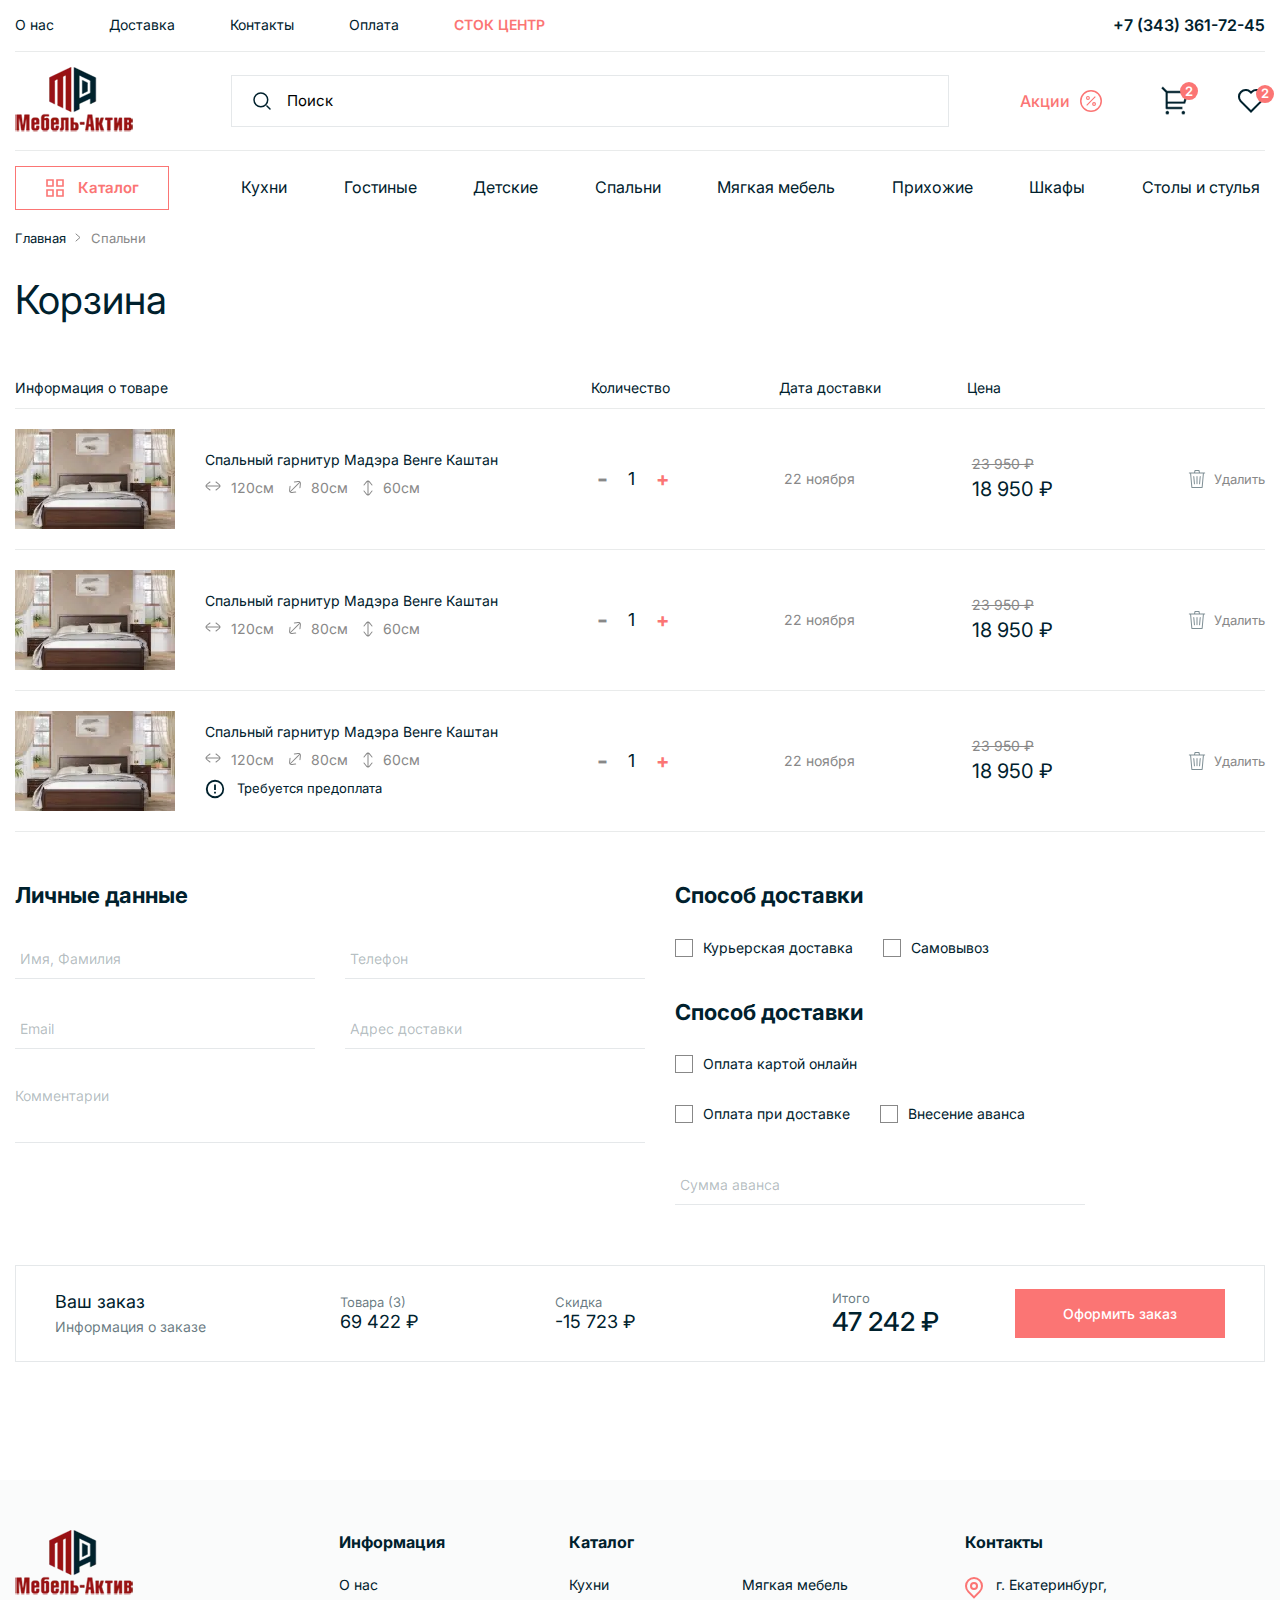
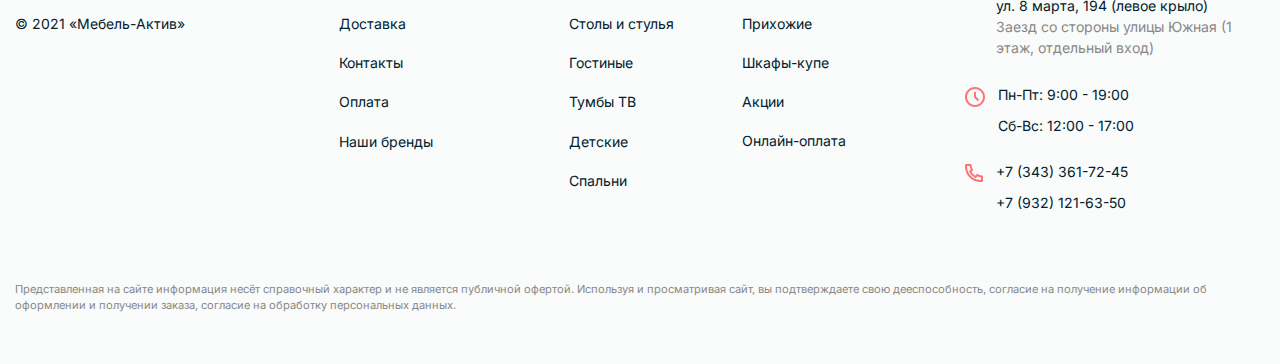
<file: basket.html>
<!DOCTYPE html><html lang="en"> <head>	<title>Корзина</title>	<meta charset="UTF-8">	<meta name="format-detection" content="telephone=no">	<link rel="stylesheet" href="css/style.min.css">	<link rel="shortcut icon" href="favicon.ico">	<!-- <meta name="robots" content="noindex, nofollow"> -->	<!-- <meta name="viewport" content="width=device-width, initial-scale=1.0, maximum-scale=1.0, user-scalable=0"> -->	<meta name="viewport" content="width=device-width, initial-scale=1.0"></head><body>   <div class="wrapper">      <header class="header">   <div class="header__top top-header">      <div class="top-header__container _container">         <div class="top-header__body">            <div class="top-header__menu menu">               <div class="menu__icon icon-menu">                  <span></span>                  <span></span>                  <span></span>               </div>               <nav class="menu__body">                  <ul class="menu__list">                     <li><a href="#" class="menu__link">О нас</a></li>                     <li><a href="#" class="menu__link">Доставка</a></li>                     <li><a href="#" class="menu__link">Контакты</a></li>                     <li><a href="#" class="menu__link">Оплата</a></li>                     <li><a href="#" class="menu__link menu__link-red">СТОК ЦЕНТР</a></li>                  </ul>               </nav>            </div>            <a href="tel: +73433617245" class="top-header__call">+7 (343) 361-72-45</a>         </div>      </div>   </div>   <div class="header__actions actions-header">      <div class="actions-header__container _container">         <div class="actions-header__body">            <a href="#" class="actions-header__logo">               <picture><source srcset="img/logo/logo.webp" type="image/webp"><img src="img/logo/logo.png" alt="logo"></picture>            </a>            <div data-da=".actions-header__body,767.98" class="actions-header__search search-header">               <button class="search-header__button">                  <picture><source srcset="img/header/icons/search.svg" type="image/webp"><img src="img/header/icons/search.svg" alt="search"></picture>               </button>               <input type="text" data-value="Поиск" class="search-header__input">            </div>            <div class="actions-header__items">               <a href="#" class="actions-header__stock">                  <span>Акции</span>                  <picture><source srcset="img/header/icons/stock.svg" type="image/webp"><img src="img/header/icons/stock.svg" alt="stock"></picture>               </a>               <div class="actions-header__icons">                  <a href="#" class="actions-header__icon">                     <picture><source srcset="img/header/icons/buy.svg" type="image/webp"><img src="img/header/icons/buy.svg" alt="buy"></picture>                     <span>2</span>                  </a>                  <a href="#" class="actions-header__icon">                     <picture><source srcset="img/header/icons/like.svg" type="image/webp"><img src="img/header/icons/like.svg" alt="like"></picture>                     <span>2</span>                  </a>               </div>            </div>         </div>      </div>   </div>   <div class="header__bottom bottom-header">      <div class="bottom-header__container _container">         <div class="bottom-header__body">            <button type="button" class="bottom-header__btn">               <picture><source srcset="img/header/icons/catalog.svg" type="image/webp"><img class="bottom-header__btn-catalog" src="img/header/icons/catalog.svg" alt=""></picture>               <picture><source srcset="img/header/icons/Close.svg" type="image/webp"><img class="bottom-header__btn-close" src="img/header/icons/Close.svg" alt=""></picture>               <span>Каталог</span>            </button>            <div class="bottom-header__list">               <div class="bottom-header__item"><span>Кухни</span>                  <div class="bottom-header__sublist sublist-header">                     <ul class="sublist-header__column">                        <li><a href="#" class="sublist-header__item sublist-header__item-strong">Гостиные гарнитуры</a>                        </li>                        <li><a href="#" class="sublist-header__item">Классические кроватки</a></li>                        <li><a href="#" class="sublist-header__item">Колыбели, люльки</a></li>                        <li><a href="#" class="sublist-header__item">Кроватки колесо-качалки</a></li>                        <li><a href="#" class="sublist-header__item">Кроватки с маятником</a></li>                        <li><a href="#" class="sublist-header__item">Кроватки-трансформеры</a></li>                        <li><a href="#" class="sublist-header__item sublist-header__item-strong">Гостиные гарнитуры</a>                        </li>                        <li><a href="#" class="sublist-header__item sublist-header__item-strong">Модульные гарнитуры</a>                        </li>                        <li><a href="#" class="sublist-header__item sublist-header__item-strong">Стенки</a></li>                     </ul>                     <ul class="sublist-header__column">                        <li><a href="#" class="sublist-header__item sublist-header__item-strong">Кресла-качалки</a></li>                        <li><a href="#" class="sublist-header__item sublist-header__item-strong">Комоды для гостиной</a>                        </li>                        <li><a href="#" class="sublist-header__item sublist-header__item-strong">Шкафы для гостиной</a>                        </li>                        <li><a href="#" class="sublist-header__item sublist-header__item-strong">Столы для гостиной</a>                        </li>                        <li><a href="#" class="sublist-header__item">Столы для гостиной</a></li>                        <li><a href="#" class="sublist-header__item">Журнальные столики</a></li>                        <li><a href="#" class="sublist-header__item">Консольные столы</a></li>                        <li><a href="#" class="sublist-header__item">Кофейные столики</a></li>                        <li><a href="#" class="sublist-header__item">Приставные столики</a></li>                     </ul>                     <ul class="sublist-header__column">                        <li><a href="#" class="sublist-header__item">Сервировочные столики</a></li>                        <li><a href="#" class="sublist-header__item">Журнальные столики по индивидуальным размерам</a>                        </li>                        <li><a href="#" class="sublist-header__item sublist-header__item-strong">Кресла для гостиной</a>                        </li>                        <li><a href="#" class="sublist-header__item sublist-header__item-strong">Тумбы для посуды</a>                        </li>                        <li><a href="#" class="sublist-header__item sublist-header__item-strong">Тумбы</a></li>                     </ul>                  </div>               </div>               <div class="bottom-header__item"><span>Гостиные</span>                  <div class="bottom-header__sublist sublist-header">                     <ul class="sublist-header__column">                        <li><a href="#" class="sublist-header__item sublist-header__item-strong">Гостиные гарнитуры</a>                        </li>                        <li><a href="#" class="sublist-header__item">Классические кроватки</a></li>                        <li><a href="#" class="sublist-header__item">Колыбели, люльки</a></li>                        <li><a href="#" class="sublist-header__item">Кроватки колесо-качалки</a></li>                        <li><a href="#" class="sublist-header__item">Кроватки с маятником</a></li>                        <li><a href="#" class="sublist-header__item">Кроватки-трансформеры</a></li>                        <li><a href="#" class="sublist-header__item sublist-header__item-strong">Гостиные гарнитуры</a>                        </li>                        <li><a href="#" class="sublist-header__item sublist-header__item-strong">Модульные гарнитуры</a>                        </li>                        <li><a href="#" class="sublist-header__item sublist-header__item-strong">Стенки</a></li>                     </ul>                     <ul class="sublist-header__column">                        <li><a href="#" class="sublist-header__item sublist-header__item-strong">Кресла-качалки</a></li>                        <li><a href="#" class="sublist-header__item sublist-header__item-strong">Комоды для гостиной</a>                        </li>                        <li><a href="#" class="sublist-header__item sublist-header__item-strong">Шкафы для гостиной</a>                        </li>                        <li><a href="#" class="sublist-header__item sublist-header__item-strong">Столы для гостиной</a>                        </li>                        <li><a href="#" class="sublist-header__item">Столы для гостиной</a></li>                        <li><a href="#" class="sublist-header__item">Журнальные столики</a></li>                        <li><a href="#" class="sublist-header__item">Консольные столы</a></li>                        <li><a href="#" class="sublist-header__item">Кофейные столики</a></li>                        <li><a href="#" class="sublist-header__item">Приставные столики</a></li>                     </ul>                     <ul class="sublist-header__column">                        <li><a href="#" class="sublist-header__item">Сервировочные столики</a></li>                        <li><a href="#" class="sublist-header__item">Журнальные столики по индивидуальным размерам</a>                        </li>                        <li><a href="#" class="sublist-header__item sublist-header__item-strong">Кресла для гостиной</a>                        </li>                        <li><a href="#" class="sublist-header__item sublist-header__item-strong">Тумбы для посуды</a>                        </li>                        <li><a href="#" class="sublist-header__item sublist-header__item-strong">Тумбы</a></li>                     </ul>                  </div>               </div>               <div class="bottom-header__item"><span>Детские</span>                  <div class="bottom-header__sublist sublist-header">                     <ul class="sublist-header__column">                        <li><a href="#" class="sublist-header__item sublist-header__item-strong">Гостиные гарнитуры</a>                        </li>                        <li><a href="#" class="sublist-header__item">Классические кроватки</a></li>                        <li><a href="#" class="sublist-header__item">Колыбели, люльки</a></li>                        <li><a href="#" class="sublist-header__item">Кроватки колесо-качалки</a></li>                        <li><a href="#" class="sublist-header__item">Кроватки с маятником</a></li>                        <li><a href="#" class="sublist-header__item">Кроватки-трансформеры</a></li>                        <li><a href="#" class="sublist-header__item sublist-header__item-strong">Гостиные гарнитуры</a>                        </li>                        <li><a href="#" class="sublist-header__item sublist-header__item-strong">Модульные гарнитуры</a>                        </li>                        <li><a href="#" class="sublist-header__item sublist-header__item-strong">Стенки</a></li>                     </ul>                     <ul class="sublist-header__column">                        <li><a href="#" class="sublist-header__item sublist-header__item-strong">Кресла-качалки</a></li>                        <li><a href="#" class="sublist-header__item sublist-header__item-strong">Комоды для гостиной</a>                        </li>                        <li><a href="#" class="sublist-header__item sublist-header__item-strong">Шкафы для гостиной</a>                        </li>                        <li><a href="#" class="sublist-header__item sublist-header__item-strong">Столы для гостиной</a>                        </li>                        <li><a href="#" class="sublist-header__item">Столы для гостиной</a></li>                        <li><a href="#" class="sublist-header__item">Журнальные столики</a></li>                        <li><a href="#" class="sublist-header__item">Консольные столы</a></li>                        <li><a href="#" class="sublist-header__item">Кофейные столики</a></li>                        <li><a href="#" class="sublist-header__item">Приставные столики</a></li>                     </ul>                     <ul class="sublist-header__column">                        <li><a href="#" class="sublist-header__item">Сервировочные столики</a></li>                        <li><a href="#" class="sublist-header__item">Журнальные столики по индивидуальным размерам</a>                        </li>                        <li><a href="#" class="sublist-header__item sublist-header__item-strong">Кресла для гостиной</a>                        </li>                        <li><a href="#" class="sublist-header__item sublist-header__item-strong">Тумбы для посуды</a>                        </li>                        <li><a href="#" class="sublist-header__item sublist-header__item-strong">Тумбы</a></li>                     </ul>                  </div>               </div>               <div class="bottom-header__item"><span>Спальни</span>                  <div class="bottom-header__sublist sublist-header">                     <ul class="sublist-header__column">                        <li><a href="#" class="sublist-header__item sublist-header__item-strong">Гостиные гарнитуры</a>                        </li>                        <li><a href="#" class="sublist-header__item">Классические кроватки</a></li>                        <li><a href="#" class="sublist-header__item">Колыбели, люльки</a></li>                        <li><a href="#" class="sublist-header__item">Кроватки колесо-качалки</a></li>                        <li><a href="#" class="sublist-header__item">Кроватки с маятником</a></li>                        <li><a href="#" class="sublist-header__item">Кроватки-трансформеры</a></li>                        <li><a href="#" class="sublist-header__item sublist-header__item-strong">Гостиные гарнитуры</a>                        </li>                        <li><a href="#" class="sublist-header__item sublist-header__item-strong">Модульные гарнитуры</a>                        </li>                        <li><a href="#" class="sublist-header__item sublist-header__item-strong">Стенки</a></li>                     </ul>                     <ul class="sublist-header__column">                        <li><a href="#" class="sublist-header__item sublist-header__item-strong">Кресла-качалки</a></li>                        <li><a href="#" class="sublist-header__item sublist-header__item-strong">Комоды для гостиной</a>                        </li>                        <li><a href="#" class="sublist-header__item sublist-header__item-strong">Шкафы для гостиной</a>                        </li>                        <li><a href="#" class="sublist-header__item sublist-header__item-strong">Столы для гостиной</a>                        </li>                        <li><a href="#" class="sublist-header__item">Столы для гостиной</a></li>                        <li><a href="#" class="sublist-header__item">Журнальные столики</a></li>                        <li><a href="#" class="sublist-header__item">Консольные столы</a></li>                        <li><a href="#" class="sublist-header__item">Кофейные столики</a></li>                        <li><a href="#" class="sublist-header__item">Приставные столики</a></li>                     </ul>                     <ul class="sublist-header__column">                        <li><a href="#" class="sublist-header__item">Сервировочные столики</a></li>                        <li><a href="#" class="sublist-header__item">Журнальные столики по индивидуальным размерам</a>                        </li>                        <li><a href="#" class="sublist-header__item sublist-header__item-strong">Кресла для гостиной</a>                        </li>                        <li><a href="#" class="sublist-header__item sublist-header__item-strong">Тумбы для посуды</a>                        </li>                        <li><a href="#" class="sublist-header__item sublist-header__item-strong">Тумбы</a></li>                     </ul>                  </div>               </div>               <div class="bottom-header__item"><span>Мягкая мебель</span>                  <div class="bottom-header__sublist sublist-header">                     <ul class="sublist-header__column">                        <li><a href="#" class="sublist-header__item sublist-header__item-strong">Гостиные гарнитуры</a>                        </li>                        <li><a href="#" class="sublist-header__item">Классические кроватки</a></li>                        <li><a href="#" class="sublist-header__item">Колыбели, люльки</a></li>                        <li><a href="#" class="sublist-header__item">Кроватки колесо-качалки</a></li>                        <li><a href="#" class="sublist-header__item">Кроватки с маятником</a></li>                        <li><a href="#" class="sublist-header__item">Кроватки-трансформеры</a></li>                        <li><a href="#" class="sublist-header__item sublist-header__item-strong">Гостиные гарнитуры</a>                        </li>                        <li><a href="#" class="sublist-header__item sublist-header__item-strong">Модульные гарнитуры</a>                        </li>                        <li><a href="#" class="sublist-header__item sublist-header__item-strong">Стенки</a></li>                     </ul>                     <ul class="sublist-header__column">                        <li><a href="#" class="sublist-header__item sublist-header__item-strong">Кресла-качалки</a></li>                        <li><a href="#" class="sublist-header__item sublist-header__item-strong">Комоды для гостиной</a>                        </li>                        <li><a href="#" class="sublist-header__item sublist-header__item-strong">Шкафы для гостиной</a>                        </li>                        <li><a href="#" class="sublist-header__item sublist-header__item-strong">Столы для гостиной</a>                        </li>                        <li><a href="#" class="sublist-header__item">Столы для гостиной</a></li>                        <li><a href="#" class="sublist-header__item">Журнальные столики</a></li>                        <li><a href="#" class="sublist-header__item">Консольные столы</a></li>                        <li><a href="#" class="sublist-header__item">Кофейные столики</a></li>                        <li><a href="#" class="sublist-header__item">Приставные столики</a></li>                     </ul>                     <ul class="sublist-header__column">                        <li><a href="#" class="sublist-header__item">Сервировочные столики</a></li>                        <li><a href="#" class="sublist-header__item">Журнальные столики по индивидуальным размерам</a>                        </li>                        <li><a href="#" class="sublist-header__item sublist-header__item-strong">Кресла для гостиной</a>                        </li>                        <li><a href="#" class="sublist-header__item sublist-header__item-strong">Тумбы для посуды</a>                        </li>                        <li><a href="#" class="sublist-header__item sublist-header__item-strong">Тумбы</a></li>                     </ul>                  </div>               </div>               <div class="bottom-header__item"><span>Прихожие</span>                  <div class="bottom-header__sublist sublist-header">                     <ul class="sublist-header__column">                        <li><a href="#" class="sublist-header__item sublist-header__item-strong">Гостиные гарнитуры</a>                        </li>                        <li><a href="#" class="sublist-header__item">Классические кроватки</a></li>                        <li><a href="#" class="sublist-header__item">Колыбели, люльки</a></li>                        <li><a href="#" class="sublist-header__item">Кроватки колесо-качалки</a></li>                        <li><a href="#" class="sublist-header__item">Кроватки с маятником</a></li>                        <li><a href="#" class="sublist-header__item">Кроватки-трансформеры</a></li>                        <li><a href="#" class="sublist-header__item sublist-header__item-strong">Гостиные гарнитуры</a>                        </li>                        <li><a href="#" class="sublist-header__item sublist-header__item-strong">Модульные гарнитуры</a>                        </li>                        <li><a href="#" class="sublist-header__item sublist-header__item-strong">Стенки</a></li>                     </ul>                     <ul class="sublist-header__column">                        <li><a href="#" class="sublist-header__item sublist-header__item-strong">Кресла-качалки</a></li>                        <li><a href="#" class="sublist-header__item sublist-header__item-strong">Комоды для гостиной</a>                        </li>                        <li><a href="#" class="sublist-header__item sublist-header__item-strong">Шкафы для гостиной</a>                        </li>                        <li><a href="#" class="sublist-header__item sublist-header__item-strong">Столы для гостиной</a>                        </li>                        <li><a href="#" class="sublist-header__item">Столы для гостиной</a></li>                        <li><a href="#" class="sublist-header__item">Журнальные столики</a></li>                        <li><a href="#" class="sublist-header__item">Консольные столы</a></li>                        <li><a href="#" class="sublist-header__item">Кофейные столики</a></li>                        <li><a href="#" class="sublist-header__item">Приставные столики</a></li>                     </ul>                     <ul class="sublist-header__column">                        <li><a href="#" class="sublist-header__item">Сервировочные столики</a></li>                        <li><a href="#" class="sublist-header__item">Журнальные столики по индивидуальным размерам</a>                        </li>                        <li><a href="#" class="sublist-header__item sublist-header__item-strong">Кресла для гостиной</a>                        </li>                        <li><a href="#" class="sublist-header__item sublist-header__item-strong">Тумбы для посуды</a>                        </li>                        <li><a href="#" class="sublist-header__item sublist-header__item-strong">Тумбы</a></li>                     </ul>                  </div>               </div>               <div class="bottom-header__item"><span>Шкафы</span>                  <div class="bottom-header__sublist sublist-header">                     <ul class="sublist-header__column">                        <li><a href="#" class="sublist-header__item sublist-header__item-strong">Гостиные гарнитуры</a>                        </li>                        <li><a href="#" class="sublist-header__item">Классические кроватки</a></li>                        <li><a href="#" class="sublist-header__item">Колыбели, люльки</a></li>                        <li><a href="#" class="sublist-header__item">Кроватки колесо-качалки</a></li>                        <li><a href="#" class="sublist-header__item">Кроватки с маятником</a></li>                        <li><a href="#" class="sublist-header__item">Кроватки-трансформеры</a></li>                        <li><a href="#" class="sublist-header__item sublist-header__item-strong">Гостиные гарнитуры</a>                        </li>                        <li><a href="#" class="sublist-header__item sublist-header__item-strong">Модульные гарнитуры</a>                        </li>                        <li><a href="#" class="sublist-header__item sublist-header__item-strong">Стенки</a></li>                     </ul>                     <ul class="sublist-header__column">                        <li><a href="#" class="sublist-header__item sublist-header__item-strong">Кресла-качалки</a></li>                        <li><a href="#" class="sublist-header__item sublist-header__item-strong">Комоды для гостиной</a>                        </li>                        <li><a href="#" class="sublist-header__item sublist-header__item-strong">Шкафы для гостиной</a>                        </li>                        <li><a href="#" class="sublist-header__item sublist-header__item-strong">Столы для гостиной</a>                        </li>                        <li><a href="#" class="sublist-header__item">Столы для гостиной</a></li>                        <li><a href="#" class="sublist-header__item">Журнальные столики</a></li>                        <li><a href="#" class="sublist-header__item">Консольные столы</a></li>                        <li><a href="#" class="sublist-header__item">Кофейные столики</a></li>                        <li><a href="#" class="sublist-header__item">Приставные столики</a></li>                     </ul>                     <ul class="sublist-header__column">                        <li><a href="#" class="sublist-header__item">Сервировочные столики</a></li>                        <li><a href="#" class="sublist-header__item">Журнальные столики по индивидуальным размерам</a>                        </li>                        <li><a href="#" class="sublist-header__item sublist-header__item-strong">Кресла для гостиной</a>                        </li>                        <li><a href="#" class="sublist-header__item sublist-header__item-strong">Тумбы для посуды</a>                        </li>                        <li><a href="#" class="sublist-header__item sublist-header__item-strong">Тумбы</a></li>                     </ul>                  </div>               </div>               <div class="bottom-header__item"><span>Столы и стулья</span>                  <div class="bottom-header__sublist sublist-header">                     <ul class="sublist-header__column">                        <li><a href="#" class="sublist-header__item sublist-header__item-strong">Гостиные гарнитуры</a>                        </li>                        <li><a href="#" class="sublist-header__item">Классические кроватки</a></li>                        <li><a href="#" class="sublist-header__item">Колыбели, люльки</a></li>                        <li><a href="#" class="sublist-header__item">Кроватки колесо-качалки</a></li>                        <li><a href="#" class="sublist-header__item">Кроватки с маятником</a></li>                        <li><a href="#" class="sublist-header__item">Кроватки-трансформеры</a></li>                        <li><a href="#" class="sublist-header__item sublist-header__item-strong">Гостиные гарнитуры</a>                        </li>                        <li><a href="#" class="sublist-header__item sublist-header__item-strong">Модульные гарнитуры</a>                        </li>                        <li><a href="#" class="sublist-header__item sublist-header__item-strong">Стенки</a></li>                     </ul>                     <ul class="sublist-header__column">                        <li><a href="#" class="sublist-header__item sublist-header__item-strong">Кресла-качалки</a></li>                        <li><a href="#" class="sublist-header__item sublist-header__item-strong">Комоды для гостиной</a>                        </li>                        <li><a href="#" class="sublist-header__item sublist-header__item-strong">Шкафы для гостиной</a>                        </li>                        <li><a href="#" class="sublist-header__item sublist-header__item-strong">Столы для гостиной</a>                        </li>                        <li><a href="#" class="sublist-header__item">Столы для гостиной</a></li>                        <li><a href="#" class="sublist-header__item">Журнальные столики</a></li>                        <li><a href="#" class="sublist-header__item">Консольные столы</a></li>                        <li><a href="#" class="sublist-header__item">Кофейные столики</a></li>                        <li><a href="#" class="sublist-header__item">Приставные столики</a></li>                     </ul>                     <ul class="sublist-header__column">                        <li><a href="#" class="sublist-header__item">Сервировочные столики</a></li>                        <li><a href="#" class="sublist-header__item">Журнальные столики по индивидуальным размерам</a>                        </li>                        <li><a href="#" class="sublist-header__item sublist-header__item-strong">Кресла для гостиной</a>                        </li>                        <li><a href="#" class="sublist-header__item sublist-header__item-strong">Тумбы для посуды</a>                        </li>                        <li><a href="#" class="sublist-header__item sublist-header__item-strong">Тумбы</a></li>                     </ul>                  </div>               </div>            </div>         </div>      </div>      <div class="bottom-header__catalog catalog-header">         <div class="catalog-header__container _container">            <div class="catalog-header__body _tabs">               <div class="catalog-header__aside">                  <div class="catalog-header__item _tabs-item _active">Кухни</div>                  <div class="catalog-header__item _tabs-item">Гостиные</div>                  <div class="catalog-header__item _tabs-item">Детские</div>                  <div class="catalog-header__item _tabs-item">Спальни</div>                  <div class="catalog-header__item _tabs-item">Мягкая мебель</div>                  <div class="catalog-header__item _tabs-item">Прихожие</div>                  <div class="catalog-header__item _tabs-item">Шкафы</div>                  <div class="catalog-header__item _tabs-item">Столы и стулья</div>                  <div class="catalog-header__item _tabs-item">Столы письменные</div>                  <div class="catalog-header__item _tabs-item">Комоды</div>                  <div class="catalog-header__item _tabs-item">Компьютерные столы</div>                  <div class="catalog-header__item _tabs-item">Матрасы</div>                  <div class="catalog-header__item _tabs-item">Полки</div>                  <div class="catalog-header__item _tabs-item">Компьютерные кресла</div>               </div>               <div class="catalog-header__content">                  <div class="catalog-header__block _tabs-block _active">                     <div class="catalog-header__grid">                        <ul class="catalog-header__column">                           <li><a href="#" class="catalog-header__text catalog-header__text-strong">Гостиные                                 гарнитуры</a>                           </li>                           <li><a href="#" class="catalog-header__text">Классические кроватки</a></li>                           <li><a href="#" class="catalog-header__text">Колыбели, люльки</a></li>                           <li><a href="#" class="catalog-header__text">Кроватки колесо-качалки</a></li>                           <li><a href="#" class="catalog-header__text">Кроватки с маятником</a></li>                           <li><a href="#" class="catalog-header__text">Кроватки-трансформеры</a></li>                           <li><a href="#" class="catalog-header__text catalog-header__text-strong">Гостиные                                 гарнитуры</a>                           </li>                           <li><a href="#" class="catalog-header__text catalog-header__text-strong">Модульные                                 гарнитуры</a>                           </li>                           <li><a href="#" class="catalog-header__text catalog-header__text-strong">Стенки</a></li>                        </ul>                        <ul class="catalog-header__column">                           <li><a href="#" class="catalog-header__text catalog-header__text-strong">Гостиные                                 гарнитуры</a>                           </li>                           <li><a href="#" class="catalog-header__text catalog-header__text-strong">Классические                                 кроватки</a></li>                           <li><a href="#" class="catalog-header__text catalog-header__text-strong">Колыбели, люльки</a>                           </li>                           <li><a href="#" class="catalog-header__text catalog-header__text-strong">Кроватки                                 колесо-качалки</a></li>                           <li><a href="#" class="catalog-header__text">Кроватки с маятником</a></li>                           <li><a href="#" class="catalog-header__text">Кроватки-трансформеры</a></li>                           <li><a href="#" class="catalog-header__text">Гостиные гарнитуры</a></li>                           <li><a href="#" class="catalog-header__text">Модульные гарнитуры</a></li>                           <li><a href="#" class="catalog-header__text">Стенки</a></li>                        </ul>                        <ul class="catalog-header__column">                           <li><a href="#" class="catalog-header__text">Гостиные гарнитуры</a></li>                           <li><a href="#" class="catalog-header__text">Классические кроватки</a></li>                           <li><a href="#" class="catalog-header__text">Колыбели, люльки</a></li>                           <li><a href="#" class="catalog-header__text">Кроватки колесо-качалки</a></li>                           <li><a href="#" class="catalog-header__text">Кроватки с маятником</a></li>                           <li><a href="#" class="catalog-header__text">Кроватки-трансформеры</a></li>                           <li><a href="#" class="catalog-header__text catalog-header__text-strong">Гостиные                                 гарнитуры</a>                           </li>                           <li><a href="#" class="catalog-header__text catalog-header__text-strong">Модульные                                 гарнитуры</a>                           </li>                           <li><a href="#" class="catalog-header__text catalog-header__text-strong">Стенки</a></li>                        </ul>                     </div>                  </div>                  <div class="catalog-header__block _tabs-block">                     <div class="catalog-header__grid">                        <ul class="catalog-header__column">                           <li><a href="#" class="catalog-header__text catalog-header__text-strong">Гостиные                                 гарнитуры</a>                           </li>                           <li><a href="#" class="catalog-header__text">Классические кроватки</a></li>                           <li><a href="#" class="catalog-header__text">Колыбели, люльки</a></li>                           <li><a href="#" class="catalog-header__text">Кроватки колесо-качалки</a></li>                           <li><a href="#" class="catalog-header__text">Кроватки с маятником</a></li>                           <li><a href="#" class="catalog-header__text">Кроватки-трансформеры</a></li>                           <li><a href="#" class="catalog-header__text catalog-header__text-strong">Гостиные                                 гарнитуры</a>                           </li>                           <li><a href="#" class="catalog-header__text catalog-header__text-strong">Модульные                                 гарнитуры</a>                           </li>                           <li><a href="#" class="catalog-header__text catalog-header__text-strong">Стенки</a></li>                        </ul>                        <ul class="catalog-header__column">                           <li><a href="#" class="catalog-header__text catalog-header__text-strong">Гостиные                                 гарнитуры</a>                           </li>                           <li><a href="#" class="catalog-header__text catalog-header__text-strong">Классические                                 кроватки</a></li>                           <li><a href="#" class="catalog-header__text catalog-header__text-strong">Колыбели, люльки</a>                           </li>                           <li><a href="#" class="catalog-header__text catalog-header__text-strong">Кроватки                                 колесо-качалки</a></li>                           <li><a href="#" class="catalog-header__text">Кроватки с маятником</a></li>                           <li><a href="#" class="catalog-header__text">Кроватки-трансформеры</a></li>                           <li><a href="#" class="catalog-header__text">Гостиные гарнитуры</a></li>                           <li><a href="#" class="catalog-header__text">Модульные гарнитуры</a></li>                           <li><a href="#" class="catalog-header__text">Стенки</a></li>                        </ul>                     </div>                  </div>                  <div class="catalog-header__block _tabs-block">                     <div class="catalog-header__grid">                        <ul class="catalog-header__column">                           <li><a href="#" class="catalog-header__text catalog-header__text-strong">Гостиные                                 гарнитуры</a>                           </li>                           <li><a href="#" class="catalog-header__text">Классические кроватки</a></li>                           <li><a href="#" class="catalog-header__text">Колыбели, люльки</a></li>                           <li><a href="#" class="catalog-header__text">Кроватки колесо-качалки</a></li>                           <li><a href="#" class="catalog-header__text">Кроватки с маятником</a></li>                           <li><a href="#" class="catalog-header__text">Кроватки-трансформеры</a></li>                           <li><a href="#" class="catalog-header__text catalog-header__text-strong">Гостиные                                 гарнитуры</a>                           </li>                           <li><a href="#" class="catalog-header__text catalog-header__text-strong">Модульные                                 гарнитуры</a>                           </li>                           <li><a href="#" class="catalog-header__text catalog-header__text-strong">Стенки</a></li>                        </ul>                        <ul class="catalog-header__column">                           <li><a href="#" class="catalog-header__text catalog-header__text-strong">Гостиные                                 гарнитуры</a>                           </li>                           <li><a href="#" class="catalog-header__text catalog-header__text-strong">Классические                                 кроватки</a></li>                           <li><a href="#" class="catalog-header__text catalog-header__text-strong">Колыбели, люльки</a>                           </li>                           <li><a href="#" class="catalog-header__text catalog-header__text-strong">Кроватки                                 колесо-качалки</a></li>                           <li><a href="#" class="catalog-header__text">Кроватки с маятником</a></li>                           <li><a href="#" class="catalog-header__text">Кроватки-трансформеры</a></li>                           <li><a href="#" class="catalog-header__text">Гостиные гарнитуры</a></li>                           <li><a href="#" class="catalog-header__text">Модульные гарнитуры</a></li>                           <li><a href="#" class="catalog-header__text">Стенки</a></li>                        </ul>                        <ul class="catalog-header__column">                           <li><a href="#" class="catalog-header__text">Гостиные гарнитуры</a></li>                           <li><a href="#" class="catalog-header__text">Классические кроватки</a></li>                           <li><a href="#" class="catalog-header__text">Колыбели, люльки</a></li>                           <li><a href="#" class="catalog-header__text">Кроватки колесо-качалки</a></li>                           <li><a href="#" class="catalog-header__text">Кроватки с маятником</a></li>                           <li><a href="#" class="catalog-header__text">Кроватки-трансформеры</a></li>                           <li><a href="#" class="catalog-header__text catalog-header__text-strong">Гостиные                                 гарнитуры</a>                           </li>                           <li><a href="#" class="catalog-header__text catalog-header__text-strong">Модульные                                 гарнитуры</a>                           </li>                           <li><a href="#" class="catalog-header__text catalog-header__text-strong">Стенки</a></li>                        </ul>                     </div>                  </div>                  <div class="catalog-header__block _tabs-block">                     <div class="catalog-header__grid">                        <ul class="catalog-header__column">                           <li><a href="#" class="catalog-header__text catalog-header__text-strong">Гостиные                                 гарнитуры</a>                           </li>                           <li><a href="#" class="catalog-header__text">Классические кроватки</a></li>                           <li><a href="#" class="catalog-header__text">Колыбели, люльки</a></li>                           <li><a href="#" class="catalog-header__text">Кроватки колесо-качалки</a></li>                           <li><a href="#" class="catalog-header__text">Кроватки с маятником</a></li>                           <li><a href="#" class="catalog-header__text">Кроватки-трансформеры</a></li>                           <li><a href="#" class="catalog-header__text catalog-header__text-strong">Гостиные                                 гарнитуры</a>                           </li>                           <li><a href="#" class="catalog-header__text catalog-header__text-strong">Модульные                                 гарнитуры</a>                           </li>                           <li><a href="#" class="catalog-header__text catalog-header__text-strong">Стенки</a></li>                        </ul>                        <ul class="catalog-header__column">                           <li><a href="#" class="catalog-header__text catalog-header__text-strong">Гостиные                                 гарнитуры</a>                           </li>                           <li><a href="#" class="catalog-header__text catalog-header__text-strong">Классические                                 кроватки</a></li>                           <li><a href="#" class="catalog-header__text catalog-header__text-strong">Колыбели, люльки</a>                           </li>                           <li><a href="#" class="catalog-header__text catalog-header__text-strong">Кроватки                                 колесо-качалки</a></li>                           <li><a href="#" class="catalog-header__text">Кроватки с маятником</a></li>                           <li><a href="#" class="catalog-header__text">Кроватки-трансформеры</a></li>                           <li><a href="#" class="catalog-header__text">Гостиные гарнитуры</a></li>                           <li><a href="#" class="catalog-header__text">Модульные гарнитуры</a></li>                           <li><a href="#" class="catalog-header__text">Стенки</a></li>                        </ul>                     </div>                  </div>                  <div class="catalog-header__block _tabs-block">                     <div class="catalog-header__grid">                        <ul class="catalog-header__column">                           <li><a href="#" class="catalog-header__text catalog-header__text-strong">Гостиные                                 гарнитуры</a>                           </li>                           <li><a href="#" class="catalog-header__text">Классические кроватки</a></li>                           <li><a href="#" class="catalog-header__text">Колыбели, люльки</a></li>                           <li><a href="#" class="catalog-header__text">Кроватки колесо-качалки</a></li>                           <li><a href="#" class="catalog-header__text">Кроватки с маятником</a></li>                           <li><a href="#" class="catalog-header__text">Кроватки-трансформеры</a></li>                           <li><a href="#" class="catalog-header__text catalog-header__text-strong">Гостиные                                 гарнитуры</a>                           </li>                           <li><a href="#" class="catalog-header__text catalog-header__text-strong">Модульные                                 гарнитуры</a>                           </li>                           <li><a href="#" class="catalog-header__text catalog-header__text-strong">Стенки</a></li>                        </ul>                        <ul class="catalog-header__column">                           <li><a href="#" class="catalog-header__text catalog-header__text-strong">Гостиные                                 гарнитуры</a>                           </li>                           <li><a href="#" class="catalog-header__text catalog-header__text-strong">Классические                                 кроватки</a></li>                           <li><a href="#" class="catalog-header__text catalog-header__text-strong">Колыбели, люльки</a>                           </li>                           <li><a href="#" class="catalog-header__text catalog-header__text-strong">Кроватки                                 колесо-качалки</a></li>                           <li><a href="#" class="catalog-header__text">Кроватки с маятником</a></li>                           <li><a href="#" class="catalog-header__text">Кроватки-трансформеры</a></li>                           <li><a href="#" class="catalog-header__text">Гостиные гарнитуры</a></li>                           <li><a href="#" class="catalog-header__text">Модульные гарнитуры</a></li>                           <li><a href="#" class="catalog-header__text">Стенки</a></li>                        </ul>                        <ul class="catalog-header__column">                           <li><a href="#" class="catalog-header__text">Гостиные гарнитуры</a></li>                           <li><a href="#" class="catalog-header__text">Классические кроватки</a></li>                           <li><a href="#" class="catalog-header__text">Колыбели, люльки</a></li>                           <li><a href="#" class="catalog-header__text">Кроватки колесо-качалки</a></li>                           <li><a href="#" class="catalog-header__text">Кроватки с маятником</a></li>                           <li><a href="#" class="catalog-header__text">Кроватки-трансформеры</a></li>                           <li><a href="#" class="catalog-header__text catalog-header__text-strong">Гостиные                                 гарнитуры</a>                           </li>                           <li><a href="#" class="catalog-header__text catalog-header__text-strong">Модульные                                 гарнитуры</a>                           </li>                           <li><a href="#" class="catalog-header__text catalog-header__text-strong">Стенки</a></li>                        </ul>                     </div>                  </div>                  <div class="catalog-header__block _tabs-block ">                     <div class="catalog-header__grid">                        <ul class="catalog-header__column">                           <li><a href="#" class="catalog-header__text catalog-header__text-strong">Гостиные                                 гарнитуры</a>                           </li>                           <li><a href="#" class="catalog-header__text">Классические кроватки</a></li>                           <li><a href="#" class="catalog-header__text">Колыбели, люльки</a></li>                           <li><a href="#" class="catalog-header__text">Кроватки колесо-качалки</a></li>                           <li><a href="#" class="catalog-header__text">Кроватки с маятником</a></li>                           <li><a href="#" class="catalog-header__text">Кроватки-трансформеры</a></li>                           <li><a href="#" class="catalog-header__text catalog-header__text-strong">Гостиные                                 гарнитуры</a>                           </li>                           <li><a href="#" class="catalog-header__text catalog-header__text-strong">Модульные                                 гарнитуры</a>                           </li>                           <li><a href="#" class="catalog-header__text catalog-header__text-strong">Стенки</a></li>                        </ul>                        <ul class="catalog-header__column">                           <li><a href="#" class="catalog-header__text catalog-header__text-strong">Гостиные                                 гарнитуры</a>                           </li>                           <li><a href="#" class="catalog-header__text catalog-header__text-strong">Классические                                 кроватки</a></li>                           <li><a href="#" class="catalog-header__text catalog-header__text-strong">Колыбели, люльки</a>                           </li>                           <li><a href="#" class="catalog-header__text catalog-header__text-strong">Кроватки                                 колесо-качалки</a></li>                           <li><a href="#" class="catalog-header__text">Кроватки с маятником</a></li>                           <li><a href="#" class="catalog-header__text">Кроватки-трансформеры</a></li>                           <li><a href="#" class="catalog-header__text">Гостиные гарнитуры</a></li>                           <li><a href="#" class="catalog-header__text">Модульные гарнитуры</a></li>                           <li><a href="#" class="catalog-header__text">Стенки</a></li>                        </ul>                     </div>                  </div>                  <div class="catalog-header__block _tabs-block ">                     <div class="catalog-header__grid">                        <ul class="catalog-header__column">                           <li><a href="#" class="catalog-header__text catalog-header__text-strong">Гостиные                                 гарнитуры</a>                           </li>                           <li><a href="#" class="catalog-header__text">Классические кроватки</a></li>                           <li><a href="#" class="catalog-header__text">Колыбели, люльки</a></li>                           <li><a href="#" class="catalog-header__text">Кроватки колесо-качалки</a></li>                           <li><a href="#" class="catalog-header__text">Кроватки с маятником</a></li>                           <li><a href="#" class="catalog-header__text">Кроватки-трансформеры</a></li>                           <li><a href="#" class="catalog-header__text catalog-header__text-strong">Гостиные                                 гарнитуры</a>                           </li>                           <li><a href="#" class="catalog-header__text catalog-header__text-strong">Модульные                                 гарнитуры</a>                           </li>                           <li><a href="#" class="catalog-header__text catalog-header__text-strong">Стенки</a></li>                        </ul>                        <ul class="catalog-header__column">                           <li><a href="#" class="catalog-header__text catalog-header__text-strong">Гостиные                                 гарнитуры</a>                           </li>                           <li><a href="#" class="catalog-header__text catalog-header__text-strong">Классические                                 кроватки</a></li>                           <li><a href="#" class="catalog-header__text catalog-header__text-strong">Колыбели, люльки</a>                           </li>                           <li><a href="#" class="catalog-header__text catalog-header__text-strong">Кроватки                                 колесо-качалки</a></li>                           <li><a href="#" class="catalog-header__text">Кроватки с маятником</a></li>                           <li><a href="#" class="catalog-header__text">Кроватки-трансформеры</a></li>                           <li><a href="#" class="catalog-header__text">Гостиные гарнитуры</a></li>                           <li><a href="#" class="catalog-header__text">Модульные гарнитуры</a></li>                           <li><a href="#" class="catalog-header__text">Стенки</a></li>                        </ul>                        <ul class="catalog-header__column">                           <li><a href="#" class="catalog-header__text">Гостиные гарнитуры</a></li>                           <li><a href="#" class="catalog-header__text">Классические кроватки</a></li>                           <li><a href="#" class="catalog-header__text">Колыбели, люльки</a></li>                           <li><a href="#" class="catalog-header__text">Кроватки колесо-качалки</a></li>                           <li><a href="#" class="catalog-header__text">Кроватки с маятником</a></li>                           <li><a href="#" class="catalog-header__text">Кроватки-трансформеры</a></li>                           <li><a href="#" class="catalog-header__text catalog-header__text-strong">Гостиные                                 гарнитуры</a>                           </li>                           <li><a href="#" class="catalog-header__text catalog-header__text-strong">Модульные                                 гарнитуры</a>                           </li>                           <li><a href="#" class="catalog-header__text catalog-header__text-strong">Стенки</a></li>                        </ul>                     </div>                  </div>                  <div class="catalog-header__block _tabs-block">                     <div class="catalog-header__grid">                        <ul class="catalog-header__column">                           <li><a href="#" class="catalog-header__text catalog-header__text-strong">Гостиные                                 гарнитуры</a>                           </li>                           <li><a href="#" class="catalog-header__text">Классические кроватки</a></li>                           <li><a href="#" class="catalog-header__text">Колыбели, люльки</a></li>                           <li><a href="#" class="catalog-header__text">Кроватки колесо-качалки</a></li>                           <li><a href="#" class="catalog-header__text">Кроватки с маятником</a></li>                           <li><a href="#" class="catalog-header__text">Кроватки-трансформеры</a></li>                           <li><a href="#" class="catalog-header__text catalog-header__text-strong">Гостиные                                 гарнитуры</a>                           </li>                           <li><a href="#" class="catalog-header__text catalog-header__text-strong">Модульные                                 гарнитуры</a>                           </li>                           <li><a href="#" class="catalog-header__text catalog-header__text-strong">Стенки</a></li>                        </ul>                        <ul class="catalog-header__column">                           <li><a href="#" class="catalog-header__text catalog-header__text-strong">Гостиные                                 гарнитуры</a>                           </li>                           <li><a href="#" class="catalog-header__text catalog-header__text-strong">Классические                                 кроватки</a></li>                           <li><a href="#" class="catalog-header__text catalog-header__text-strong">Колыбели, люльки</a>                           </li>                           <li><a href="#" class="catalog-header__text catalog-header__text-strong">Кроватки                                 колесо-качалки</a></li>                           <li><a href="#" class="catalog-header__text">Кроватки с маятником</a></li>                           <li><a href="#" class="catalog-header__text">Кроватки-трансформеры</a></li>                           <li><a href="#" class="catalog-header__text">Гостиные гарнитуры</a></li>                           <li><a href="#" class="catalog-header__text">Модульные гарнитуры</a></li>                           <li><a href="#" class="catalog-header__text">Стенки</a></li>                        </ul>                     </div>                  </div>                  <div class="catalog-header__block _tabs-block">                     <div class="catalog-header__grid">                        <ul class="catalog-header__column">                           <li><a href="#" class="catalog-header__text catalog-header__text-strong">Гостиные                                 гарнитуры</a>                           </li>                           <li><a href="#" class="catalog-header__text">Классические кроватки</a></li>                           <li><a href="#" class="catalog-header__text">Колыбели, люльки</a></li>                           <li><a href="#" class="catalog-header__text">Кроватки колесо-качалки</a></li>                           <li><a href="#" class="catalog-header__text">Кроватки с маятником</a></li>                           <li><a href="#" class="catalog-header__text">Кроватки-трансформеры</a></li>                           <li><a href="#" class="catalog-header__text catalog-header__text-strong">Гостиные                                 гарнитуры</a>                           </li>                           <li><a href="#" class="catalog-header__text catalog-header__text-strong">Модульные                                 гарнитуры</a>                           </li>                           <li><a href="#" class="catalog-header__text catalog-header__text-strong">Стенки</a></li>                        </ul>                        <ul class="catalog-header__column">                           <li><a href="#" class="catalog-header__text catalog-header__text-strong">Гостиные                                 гарнитуры</a>                           </li>                           <li><a href="#" class="catalog-header__text catalog-header__text-strong">Классические                                 кроватки</a></li>                           <li><a href="#" class="catalog-header__text catalog-header__text-strong">Колыбели, люльки</a>                           </li>                           <li><a href="#" class="catalog-header__text catalog-header__text-strong">Кроватки                                 колесо-качалки</a></li>                           <li><a href="#" class="catalog-header__text">Кроватки с маятником</a></li>                           <li><a href="#" class="catalog-header__text">Кроватки-трансформеры</a></li>                           <li><a href="#" class="catalog-header__text">Гостиные гарнитуры</a></li>                           <li><a href="#" class="catalog-header__text">Модульные гарнитуры</a></li>                           <li><a href="#" class="catalog-header__text">Стенки</a></li>                        </ul>                        <ul class="catalog-header__column">                           <li><a href="#" class="catalog-header__text">Гостиные гарнитуры</a></li>                           <li><a href="#" class="catalog-header__text">Классические кроватки</a></li>                           <li><a href="#" class="catalog-header__text">Колыбели, люльки</a></li>                           <li><a href="#" class="catalog-header__text">Кроватки колесо-качалки</a></li>                           <li><a href="#" class="catalog-header__text">Кроватки с маятником</a></li>                           <li><a href="#" class="catalog-header__text">Кроватки-трансформеры</a></li>                           <li><a href="#" class="catalog-header__text catalog-header__text-strong">Гостиные                                 гарнитуры</a>                           </li>                           <li><a href="#" class="catalog-header__text catalog-header__text-strong">Модульные                                 гарнитуры</a>                           </li>                           <li><a href="#" class="catalog-header__text catalog-header__text-strong">Стенки</a></li>                        </ul>                     </div>                  </div>                  <div class="catalog-header__block _tabs-block">                     <div class="catalog-header__grid">                        <ul class="catalog-header__column">                           <li><a href="#" class="catalog-header__text catalog-header__text-strong">Гостиные                                 гарнитуры</a>                           </li>                           <li><a href="#" class="catalog-header__text">Классические кроватки</a></li>                           <li><a href="#" class="catalog-header__text">Колыбели, люльки</a></li>                           <li><a href="#" class="catalog-header__text">Кроватки колесо-качалки</a></li>                           <li><a href="#" class="catalog-header__text">Кроватки с маятником</a></li>                           <li><a href="#" class="catalog-header__text">Кроватки-трансформеры</a></li>                           <li><a href="#" class="catalog-header__text catalog-header__text-strong">Гостиные                                 гарнитуры</a>                           </li>                           <li><a href="#" class="catalog-header__text catalog-header__text-strong">Модульные                                 гарнитуры</a>                           </li>                           <li><a href="#" class="catalog-header__text catalog-header__text-strong">Стенки</a></li>                        </ul>                        <ul class="catalog-header__column">                           <li><a href="#" class="catalog-header__text catalog-header__text-strong">Гостиные                                 гарнитуры</a>                           </li>                           <li><a href="#" class="catalog-header__text catalog-header__text-strong">Классические                                 кроватки</a></li>                           <li><a href="#" class="catalog-header__text catalog-header__text-strong">Колыбели, люльки</a>                           </li>                           <li><a href="#" class="catalog-header__text catalog-header__text-strong">Кроватки                                 колесо-качалки</a></li>                           <li><a href="#" class="catalog-header__text">Кроватки с маятником</a></li>                           <li><a href="#" class="catalog-header__text">Кроватки-трансформеры</a></li>                           <li><a href="#" class="catalog-header__text">Гостиные гарнитуры</a></li>                           <li><a href="#" class="catalog-header__text">Модульные гарнитуры</a></li>                           <li><a href="#" class="catalog-header__text">Стенки</a></li>                        </ul>                     </div>                  </div>                  <div class="catalog-header__block _tabs-block">                     <div class="catalog-header__grid">                        <ul class="catalog-header__column">                           <li><a href="#" class="catalog-header__text catalog-header__text-strong">Гостиные                                 гарнитуры</a>                           </li>                           <li><a href="#" class="catalog-header__text">Классические кроватки</a></li>                           <li><a href="#" class="catalog-header__text">Колыбели, люльки</a></li>                           <li><a href="#" class="catalog-header__text">Кроватки колесо-качалки</a></li>                           <li><a href="#" class="catalog-header__text">Кроватки с маятником</a></li>                           <li><a href="#" class="catalog-header__text">Кроватки-трансформеры</a></li>                           <li><a href="#" class="catalog-header__text catalog-header__text-strong">Гостиные                                 гарнитуры</a>                           </li>                           <li><a href="#" class="catalog-header__text catalog-header__text-strong">Модульные                                 гарнитуры</a>                           </li>                           <li><a href="#" class="catalog-header__text catalog-header__text-strong">Стенки</a></li>                        </ul>                        <ul class="catalog-header__column">                           <li><a href="#" class="catalog-header__text catalog-header__text-strong">Гостиные                                 гарнитуры</a>                           </li>                           <li><a href="#" class="catalog-header__text catalog-header__text-strong">Классические                                 кроватки</a></li>                           <li><a href="#" class="catalog-header__text catalog-header__text-strong">Колыбели, люльки</a>                           </li>                           <li><a href="#" class="catalog-header__text catalog-header__text-strong">Кроватки                                 колесо-качалки</a></li>                           <li><a href="#" class="catalog-header__text">Кроватки с маятником</a></li>                           <li><a href="#" class="catalog-header__text">Кроватки-трансформеры</a></li>                           <li><a href="#" class="catalog-header__text">Гостиные гарнитуры</a></li>                           <li><a href="#" class="catalog-header__text">Модульные гарнитуры</a></li>                           <li><a href="#" class="catalog-header__text">Стенки</a></li>                        </ul>                        <ul class="catalog-header__column">                           <li><a href="#" class="catalog-header__text">Гостиные гарнитуры</a></li>                           <li><a href="#" class="catalog-header__text">Классические кроватки</a></li>                           <li><a href="#" class="catalog-header__text">Колыбели, люльки</a></li>                           <li><a href="#" class="catalog-header__text">Кроватки колесо-качалки</a></li>                           <li><a href="#" class="catalog-header__text">Кроватки с маятником</a></li>                           <li><a href="#" class="catalog-header__text">Кроватки-трансформеры</a></li>                           <li><a href="#" class="catalog-header__text catalog-header__text-strong">Гостиные                                 гарнитуры</a>                           </li>                           <li><a href="#" class="catalog-header__text catalog-header__text-strong">Модульные                                 гарнитуры</a>                           </li>                           <li><a href="#" class="catalog-header__text catalog-header__text-strong">Стенки</a></li>                        </ul>                     </div>                  </div>                  <div class="catalog-header__block _tabs-block">                     <div class="catalog-header__grid">                        <ul class="catalog-header__column">                           <li><a href="#" class="catalog-header__text catalog-header__text-strong">Гостиные                                 гарнитуры</a>                           </li>                           <li><a href="#" class="catalog-header__text">Классические кроватки</a></li>                           <li><a href="#" class="catalog-header__text">Колыбели, люльки</a></li>                           <li><a href="#" class="catalog-header__text">Кроватки колесо-качалки</a></li>                           <li><a href="#" class="catalog-header__text">Кроватки с маятником</a></li>                           <li><a href="#" class="catalog-header__text">Кроватки-трансформеры</a></li>                           <li><a href="#" class="catalog-header__text catalog-header__text-strong">Гостиные                                 гарнитуры</a>                           </li>                           <li><a href="#" class="catalog-header__text catalog-header__text-strong">Модульные                                 гарнитуры</a>                           </li>                           <li><a href="#" class="catalog-header__text catalog-header__text-strong">Стенки</a></li>                        </ul>                        <ul class="catalog-header__column">                           <li><a href="#" class="catalog-header__text catalog-header__text-strong">Гостиные                                 гарнитуры</a>                           </li>                           <li><a href="#" class="catalog-header__text catalog-header__text-strong">Классические                                 кроватки</a></li>                           <li><a href="#" class="catalog-header__text catalog-header__text-strong">Колыбели, люльки</a>                           </li>                           <li><a href="#" class="catalog-header__text catalog-header__text-strong">Кроватки                                 колесо-качалки</a></li>                           <li><a href="#" class="catalog-header__text">Кроватки с маятником</a></li>                           <li><a href="#" class="catalog-header__text">Кроватки-трансформеры</a></li>                           <li><a href="#" class="catalog-header__text">Гостиные гарнитуры</a></li>                           <li><a href="#" class="catalog-header__text">Модульные гарнитуры</a></li>                           <li><a href="#" class="catalog-header__text">Стенки</a></li>                        </ul>                     </div>                  </div>                  <div class="catalog-header__block _tabs-block">                     <div class="catalog-header__grid">                        <ul class="catalog-header__column">                           <li><a href="#" class="catalog-header__text catalog-header__text-strong">Гостиные                                 гарнитуры</a>                           </li>                           <li><a href="#" class="catalog-header__text">Классические кроватки</a></li>                           <li><a href="#" class="catalog-header__text">Колыбели, люльки</a></li>                           <li><a href="#" class="catalog-header__text">Кроватки колесо-качалки</a></li>                           <li><a href="#" class="catalog-header__text">Кроватки с маятником</a></li>                           <li><a href="#" class="catalog-header__text">Кроватки-трансформеры</a></li>                           <li><a href="#" class="catalog-header__text catalog-header__text-strong">Гостиные                                 гарнитуры</a>                           </li>                           <li><a href="#" class="catalog-header__text catalog-header__text-strong">Модульные                                 гарнитуры</a>                           </li>                           <li><a href="#" class="catalog-header__text catalog-header__text-strong">Стенки</a></li>                        </ul>                        <ul class="catalog-header__column">                           <li><a href="#" class="catalog-header__text catalog-header__text-strong">Гостиные                                 гарнитуры</a>                           </li>                           <li><a href="#" class="catalog-header__text catalog-header__text-strong">Классические                                 кроватки</a></li>                           <li><a href="#" class="catalog-header__text catalog-header__text-strong">Колыбели, люльки</a>                           </li>                           <li><a href="#" class="catalog-header__text catalog-header__text-strong">Кроватки                                 колесо-качалки</a></li>                           <li><a href="#" class="catalog-header__text">Кроватки с маятником</a></li>                           <li><a href="#" class="catalog-header__text">Кроватки-трансформеры</a></li>                           <li><a href="#" class="catalog-header__text">Гостиные гарнитуры</a></li>                           <li><a href="#" class="catalog-header__text">Модульные гарнитуры</a></li>                           <li><a href="#" class="catalog-header__text">Стенки</a></li>                        </ul>                        <ul class="catalog-header__column">                           <li><a href="#" class="catalog-header__text">Гостиные гарнитуры</a></li>                           <li><a href="#" class="catalog-header__text">Классические кроватки</a></li>                           <li><a href="#" class="catalog-header__text">Колыбели, люльки</a></li>                           <li><a href="#" class="catalog-header__text">Кроватки колесо-качалки</a></li>                           <li><a href="#" class="catalog-header__text">Кроватки с маятником</a></li>                           <li><a href="#" class="catalog-header__text">Кроватки-трансформеры</a></li>                           <li><a href="#" class="catalog-header__text catalog-header__text-strong">Гостиные                                 гарнитуры</a>                           </li>                           <li><a href="#" class="catalog-header__text catalog-header__text-strong">Модульные                                 гарнитуры</a>                           </li>                           <li><a href="#" class="catalog-header__text catalog-header__text-strong">Стенки</a></li>                        </ul>                     </div>                  </div>                  <div class="catalog-header__block _tabs-block">                     <div class="catalog-header__grid">                        <ul class="catalog-header__column">                           <li><a href="#" class="catalog-header__text catalog-header__text-strong">Гостиные                                 гарнитуры</a>                           </li>                           <li><a href="#" class="catalog-header__text">Классические кроватки</a></li>                           <li><a href="#" class="catalog-header__text">Колыбели, люльки</a></li>                           <li><a href="#" class="catalog-header__text">Кроватки колесо-качалки</a></li>                           <li><a href="#" class="catalog-header__text">Кроватки с маятником</a></li>                           <li><a href="#" class="catalog-header__text">Кроватки-трансформеры</a></li>                           <li><a href="#" class="catalog-header__text catalog-header__text-strong">Гостиные                                 гарнитуры</a>                           </li>                           <li><a href="#" class="catalog-header__text catalog-header__text-strong">Модульные                                 гарнитуры</a>                           </li>                           <li><a href="#" class="catalog-header__text catalog-header__text-strong">Стенки</a></li>                        </ul>                        <ul class="catalog-header__column">                           <li><a href="#" class="catalog-header__text catalog-header__text-strong">Гостиные                                 гарнитуры</a>                           </li>                           <li><a href="#" class="catalog-header__text catalog-header__text-strong">Классические                                 кроватки</a></li>                           <li><a href="#" class="catalog-header__text catalog-header__text-strong">Колыбели, люльки</a>                           </li>                           <li><a href="#" class="catalog-header__text catalog-header__text-strong">Кроватки                                 колесо-качалки</a></li>                           <li><a href="#" class="catalog-header__text">Кроватки с маятником</a></li>                           <li><a href="#" class="catalog-header__text">Кроватки-трансформеры</a></li>                           <li><a href="#" class="catalog-header__text">Гостиные гарнитуры</a></li>                           <li><a href="#" class="catalog-header__text">Модульные гарнитуры</a></li>                           <li><a href="#" class="catalog-header__text">Стенки</a></li>                        </ul>                     </div>                  </div>               </div>            </div>         </div>      </div>   </div></header>      <main class="page">         <div class="breadcrumbs breadcrumbs-categories">            <div class="breadcrumbs__container _container">               <ul class="breadcrumbs__list">                  <li><a href="#" class="breadcrumbs__link">Главная</a></li>                  <li><a href="#" class="breadcrumbs__link _active">Спальни</a></li>               </ul>            </div>         </div>         <section class="basket">            <div class="basket__container _container">               <div class="basket__title">Корзина</div>               <div class="basket__chosen chosen">                  <div class="chosen__heading">                     <div class="chosen__row">                        <div data-da=".info-chosen,767.98,0" class="chosen__label chosen__label-info">Информация о                           товаре</div>                        <div data-da=".quantity-chosen,767.98,0" class="chosen__label chosen__label-quantity">Количество                        </div>                        <div data-da=".item-chosen__date,767.98,0" class="chosen__label chosen__label-date">Дата                           доставки</div>                        <div class="chosen__label chosen__label-price">Цена</div>                     </div>                  </div>                  <div class="chosen__content">                     <div class="chosen__line">                        <div class="chosen__item item-chosen chosen__row">                           <div class="item-chosen__info info-chosen">                              <div class="info-chosen__body">                                 <div class="info-chosen__img">                                    <picture><source srcset="img/basket/01.webp" type="image/webp"><img src="img/basket/01.jpg" alt="img product"></picture>                                 </div>                                 <div class="info-chosen__content">                                    <div class="info-chosen__title">Спальный гарнитур Мадэра Венге Каштан</div>                                    <div class="item-hits__row item-hits__row-basket">                                       <div class="item-hits__size">                                          <div class="item-hits__icon">                                             <picture><source srcset="img/main/product/icon/width.svg" type="image/webp"><img src="img/main/product/icon/width.svg" alt="width"></picture>                                          </div>                                          <p>120см</p>                                       </div>                                       <div class="item-hits__size">                                          <div class="item-hits__icon">                                             <picture><source srcset="img/main/product/icon/diagonal.svg" type="image/webp"><img src="img/main/product/icon/diagonal.svg" alt="diagonal"></picture>                                          </div>                                          <p>80см</p>                                       </div>                                       <div class="item-hits__size">                                          <div class="item-hits__icon">                                             <picture><source srcset="img/main/product/icon/height.svg" type="image/webp"><img src="img/main/product/icon/height.svg" alt="height"></picture>                                          </div>                                          <p>60см</p>                                       </div>                                    </div>                                 </div>                              </div>                           </div>                           <div class="item-chosen__quantity quantity-chosen">                              <div class="quantity-chosen__body quantity">                                 <button type="button" class="quantity__button quantity__button_minus">-</button>                                 <input type="number" value="1" class="quantity__input">                                 <button type="button" class="quantity__button quantity__button_plus">+</button>                              </div>                           </div>                           <div class="item-chosen__date"><span>22 ноября</span></div>                           <div class="item-chosen__prices prices-chosen">                              <div class="prices-chosen__old">23 950 ₽</div>                              <div class="prices-chosen__new">18 950 ₽</div>                           </div>                           <button data-da=".chosen__delete,767.98" type="button" class="item-chosen__delete">                              <picture><source srcset="img/basket/delete.svg" type="image/webp"><img src="img/basket/delete.svg" alt="delete"></picture>                              <span>Удалить</span>                           </button>                        </div>                     </div>                     <div class="chosen__line">                        <div class="chosen__item item-chosen chosen__row">                           <div class="item-chosen__info info-chosen">                              <div class="info-chosen__body">                                 <div class="info-chosen__img">                                    <picture><source srcset="img/basket/01.webp" type="image/webp"><img src="img/basket/01.jpg" alt="img product"></picture>                                 </div>                                 <div class="info-chosen__content">                                    <div class="info-chosen__title">Спальный гарнитур Мадэра Венге Каштан</div>                                    <div class="item-hits__row item-hits__row-basket">                                       <div class="item-hits__size">                                          <div class="item-hits__icon">                                             <picture><source srcset="img/main/product/icon/width.svg" type="image/webp"><img src="img/main/product/icon/width.svg" alt="width"></picture>                                          </div>                                          <p>120см</p>                                       </div>                                       <div class="item-hits__size">                                          <div class="item-hits__icon">                                             <picture><source srcset="img/main/product/icon/diagonal.svg" type="image/webp"><img src="img/main/product/icon/diagonal.svg" alt="diagonal"></picture>                                          </div>                                          <p>80см</p>                                       </div>                                       <div class="item-hits__size">                                          <div class="item-hits__icon">                                             <picture><source srcset="img/main/product/icon/height.svg" type="image/webp"><img src="img/main/product/icon/height.svg" alt="height"></picture>                                          </div>                                          <p>60см</p>                                       </div>                                    </div>                                 </div>                              </div>                           </div>                           <div class="item-chosen__quantity quantity-chosen">                              <div class="quantity-chosen__body quantity">                                 <button type="button" class="quantity__button quantity__button_minus">-</button>                                 <input type="number" value="1" class="quantity__input">                                 <button type="button" class="quantity__button quantity__button_plus">+</button>                              </div>                           </div>                           <div class="item-chosen__date"><span>22 ноября</span></div>                           <div class="item-chosen__prices prices-chosen">                              <div class="prices-chosen__old">23 950 ₽</div>                              <div class="prices-chosen__new">18 950 ₽</div>                           </div>                           <button data-da=".chosen__delete,767.98" type="button" class="item-chosen__delete">                              <picture><source srcset="img/basket/delete.svg" type="image/webp"><img src="img/basket/delete.svg" alt="delete"></picture>                              <span>Удалить</span>                           </button>                        </div>                     </div>                     <div class="chosen__line">                        <div class="chosen__item item-chosen chosen__row">                           <div class="item-chosen__info info-chosen">                              <div class="info-chosen__body">                                 <div class="info-chosen__img">                                    <picture><source srcset="img/basket/01.webp" type="image/webp"><img src="img/basket/01.jpg" alt="img product"></picture>                                 </div>                                 <div class="info-chosen__content">                                    <div class="info-chosen__title">Спальный гарнитур Мадэра Венге Каштан</div>                                    <div class="item-hits__row item-hits__row-basket">                                       <div class="item-hits__size">                                          <div class="item-hits__icon">                                             <picture><source srcset="img/main/product/icon/width.svg" type="image/webp"><img src="img/main/product/icon/width.svg" alt="width"></picture>                                          </div>                                          <p>120см</p>                                       </div>                                       <div class="item-hits__size">                                          <div class="item-hits__icon">                                             <picture><source srcset="img/main/product/icon/diagonal.svg" type="image/webp"><img src="img/main/product/icon/diagonal.svg" alt="diagonal"></picture>                                          </div>                                          <p>80см</p>                                       </div>                                       <div class="item-hits__size">                                          <div class="item-hits__icon">                                             <picture><source srcset="img/main/product/icon/height.svg" type="image/webp"><img src="img/main/product/icon/height.svg" alt="height"></picture>                                          </div>                                          <p>60см</p>                                       </div>                                    </div>                                    <div class="info-chosen__prepayment">                                       <div class="info-chosen__icon">                                          <picture><source srcset="img/basket/icon.svg" type="image/webp"><img src="img/basket/icon.svg" alt="icon"></picture>                                       </div>                                       <div class="info-chosen__lead">Требуется предоплата</div>                                    </div>                                 </div>                              </div>                           </div>                           <div class="item-chosen__quantity quantity-chosen">                              <div class="quantity-chosen__body quantity">                                 <button type="button" class="quantity__button quantity__button_minus">-</button>                                 <input type="number" value="1" class="quantity__input">                                 <button type="button" class="quantity__button quantity__button_plus">+</button>                              </div>                           </div>                           <div class="item-chosen__date"><span>22 ноября</span></div>                           <div class="item-chosen__prices prices-chosen">                              <div class="prices-chosen__old">23 950 ₽</div>                              <div class="prices-chosen__new">18 950 ₽</div>                           </div>                           <button data-da=".chosen__delete,767.98" type="button" class="item-chosen__delete">                              <picture><source srcset="img/basket/delete.svg" type="image/webp"><img src="img/basket/delete.svg" alt="delete"></picture>                              <span>Удалить</span>                           </button>                        </div>                     </div>                  </div>               </div>               <div class="basket__registration registration">                  <form class="registration__form">                     <div class="registration__data data-registration">                        <div class="data-registration__title registration__title">Личные данные</div>                        <div class="data-registration__inputs">                           <div class="data-registration__input">                              <input autocomplete="off" type="text" name="form[]" data-error="Ошибка"                                 data-value="Имя, Фамилия">                           </div>                           <div class="data-registration__input">                              <input autocomplete="off" type="number" name="form[]" data-error="Ошибка"                                 placeholder="Телефон">                           </div>                           <div class="data-registration__input">                              <input autocomplete="off" type="text" name="form[]" data-error="Ошибка"                                 data-value="Email">                           </div>                           <div class="data-registration__input">                              <input autocomplete="off" type="text" name="form[]" data-error="Ошибка"                                 data-value="Адрес доставки">                           </div>                        </div>                        <div class="data-registration__comment">                           <div class="data-registration__label">Комментарии</div>                           <div class="data-registration__input">                              <input autocomplete="off" type="text" name="form[]" data-error="Ошибка">                           </div>                        </div>                     </div>                     <div class="registration__order order-registration">                        <div class="order-registration__order">                           <div class="order-registration__title registration__title">Способ доставки</div>                           <div class="order-registration__checkboxs">                              <div class="order-registration__checkbox checkbox-order">                                 <input id="order-1" type="radio" name="agreement-1" class="checkbox-order__input">                                 <label for="order-1" class="checkbox-order__label"><span>Курьерская                                       доставка</span></label>                              </div>                              <div class="order-registration__checkbox checkbox-order">                                 <input id="order-2" type="radio" name="agreement-1" class="checkbox-order__input">                                 <label for="order-2" class="checkbox-order__label"><span>Самовывоз</span></label>                              </div>                           </div>                        </div>                        <div class="order-registration__order">                           <div class="order-registration__title registration__title">Способ доставки</div>                           <div class="order-registration__checkboxs">                              <div class="order-registration__checkbox checkbox-order">                                 <input id="order-3" type="radio" name="agreement-2" class="checkbox-order__input">                                 <label for="order-3" class="checkbox-order__label"><span>Оплата картой                                       онлайн</span></label>                              </div>                              <div class="order-registration__checkbox checkbox-order">                                 <input id="order-4" type="radio" name="agreement-2" class="checkbox-order__input">                                 <label for="order-4" class="checkbox-order__label"><span>Оплата при                                       доставке</span></label>                              </div>                              <div class="order-registration__checkbox checkbox-order">                                 <input id="order-5" type="radio" name="agreement-2" class="checkbox-order__input">                                 <label for="order-5" class="checkbox-order__label"><span>Внесение аванса</span></label>                              </div>                           </div>                        </div>                        <div class="data-registration__input">                           <input autocomplete="off" type="text" name="form[]" data-error="Ошибка"                              data-value="Сумма аванса">                        </div>                     </div>                  </form>               </div>               <div class="basket__total total">                  <div class="total__body">                     <div class="total__lead">                        <div class="total__caption">Ваш заказ</div>                        <div class="total__text">Информация о заказе</div>                     </div>                     <div class="total__items">                        <div class="total__item">                           <div class="total__label">Товара (3)</div>                           <div class="total__price-small">69 422 ₽</div>                        </div>                        <div class="total__item">                           <div class="total__label">Скидка</div>                           <div class="total__price-small">-15 723 ₽</div>                        </div>                        <div class="total__item">                           <div class="total__label">Итого</div>                           <div class="total__price-big">47 242 ₽</div>                        </div>                     </div>                     <button type="submit" class="total__btn">Оформить заказ</button>                  </div>               </div>            </div>         </section>      </main>      <footer class="footer">   <div class="footer__container _container">      <div class="footer__body">         <div class="footer__logo">            <a href="#" class="footer__img">               <picture><source srcset="img/logo/logo.webp" type="image/webp"><img src="img/logo/logo.png" alt="logo"></picture>            </a>            <div class="footer__copy">© 2021 «Мебель-Актив»</div>         </div>         <div class="footer__row">            <div class="footer__column">               <div class="footer__label">Информация</div>               <ul class="footer__list">                  <li><a href="#" class="footer__link">О нас</a></li>                  <li><a href="#" class="footer__link">Доставка</a></li>                  <li><a href="#" class="footer__link">Контакты</a></li>                  <li><a href="#" class="footer__link">Оплата</a></li>                  <li><a href="#" class="footer__link">Наши бренды</a></li>               </ul>            </div>            <div class="footer__column">               <div class="footer__label">Каталог</div>               <ul class="footer__list">                  <li><a href="#" class="footer__link">Кухни</a></li>                  <li><a href="#" class="footer__link">Столы и стулья</a></li>                  <li><a href="#" class="footer__link">Гостиные</a></li>                  <li><a href="#" class="footer__link">Тумбы ТВ</a></li>                  <li><a href="#" class="footer__link">Детские</a></li>                  <li><a href="#" class="footer__link">Спальни</a></li>               </ul>            </div>            <div class="footer__column">               <ul class="footer__list">                  <li><a href="#" class="footer__link">Мягкая мебель</a></li>                  <li><a href="#" class="footer__link">Прихожие</a></li>                  <li><a href="#" class="footer__link">Шкафы-купе</a></li>                  <li><a href="#" class="footer__link">Акции</a></li>                  <li><a href="#" class="footer__link">Онлайн-оплата</a></li>               </ul>            </div>         </div>         <div class="footer__contacts contacts-footer">            <div class="footer__label">Контакты</div>            <div class="contacts-footer__items">               <div class="contacts-footer__item">                  <div class="contacts-footer__icon">                     <picture><source srcset="img/footer/location.svg" type="image/webp"><img src="img/footer/location.svg" alt="location"></picture>                  </div>                  <div class="contacts-footer__content">                     <div class="contacts-footer__text">г. Екатеринбург, <br> ул. 8 марта, 194 (левое крыло)</div>                     <p>Заезд со стороны улицы Южная (1 этаж, отдельный вход)</p>                  </div>               </div>               <div class="contacts-footer__item">                  <div class="contacts-footer__icon">                     <picture><source srcset="img/footer/time.svg" type="image/webp"><img src="img/footer/time.svg" alt="time"></picture>                  </div>                  <div class="contacts-footer__content">                     <div class="contacts-footer__text contacts-footer__text-time">Пн-Пт: 9:00 - 19:00</div>                     <div class="contacts-footer__text">Сб-Вс: 12:00 - 17:00</div>                  </div>               </div>               <div class="contacts-footer__item">                  <div class="contacts-footer__icon">                     <picture><source srcset="img/footer/call.svg" type="image/webp"><img src="img/footer/call.svg" alt="call"></picture>                  </div>                  <div class="contacts-footer__content">                     <a href="tel:+73433617245" class="contacts-footer__call">+7 (343) 361-72-45</a>                     <a href="tel:+79321216350" class="contacts-footer__call">+7 (932) 121-63-50</a>                  </div>               </div>            </div>         </div>      </div>      <div class="footer__text">Представленная на сайте информация несёт справочный характер и не является публичной         офертой. Используя и просматривая         сайт, вы подтверждаете свою дееспособность, согласие на получение информации об оформлении и получении заказа,         согласие         на обработку персональных данных.</div>   </div></footer>   </div>   <!-- <script src="https://code.jquery.com/jquery-3.3.1.min.js"></script> --><link rel="stylesheet" href="https://use.fontawesome.com/releases/v5.15.4/css/all.css"   integrity="sha384-DyZ88mC6Up2uqS4h/KRgHuoeGwBcD4Ng9SiP4dIRy0EXTlnuz47vAwmeGwVChigm" crossorigin="anonymous"><script src="js/vendors.min.js"></script><script src="js/app.min.js"></script></body></html>
</file>
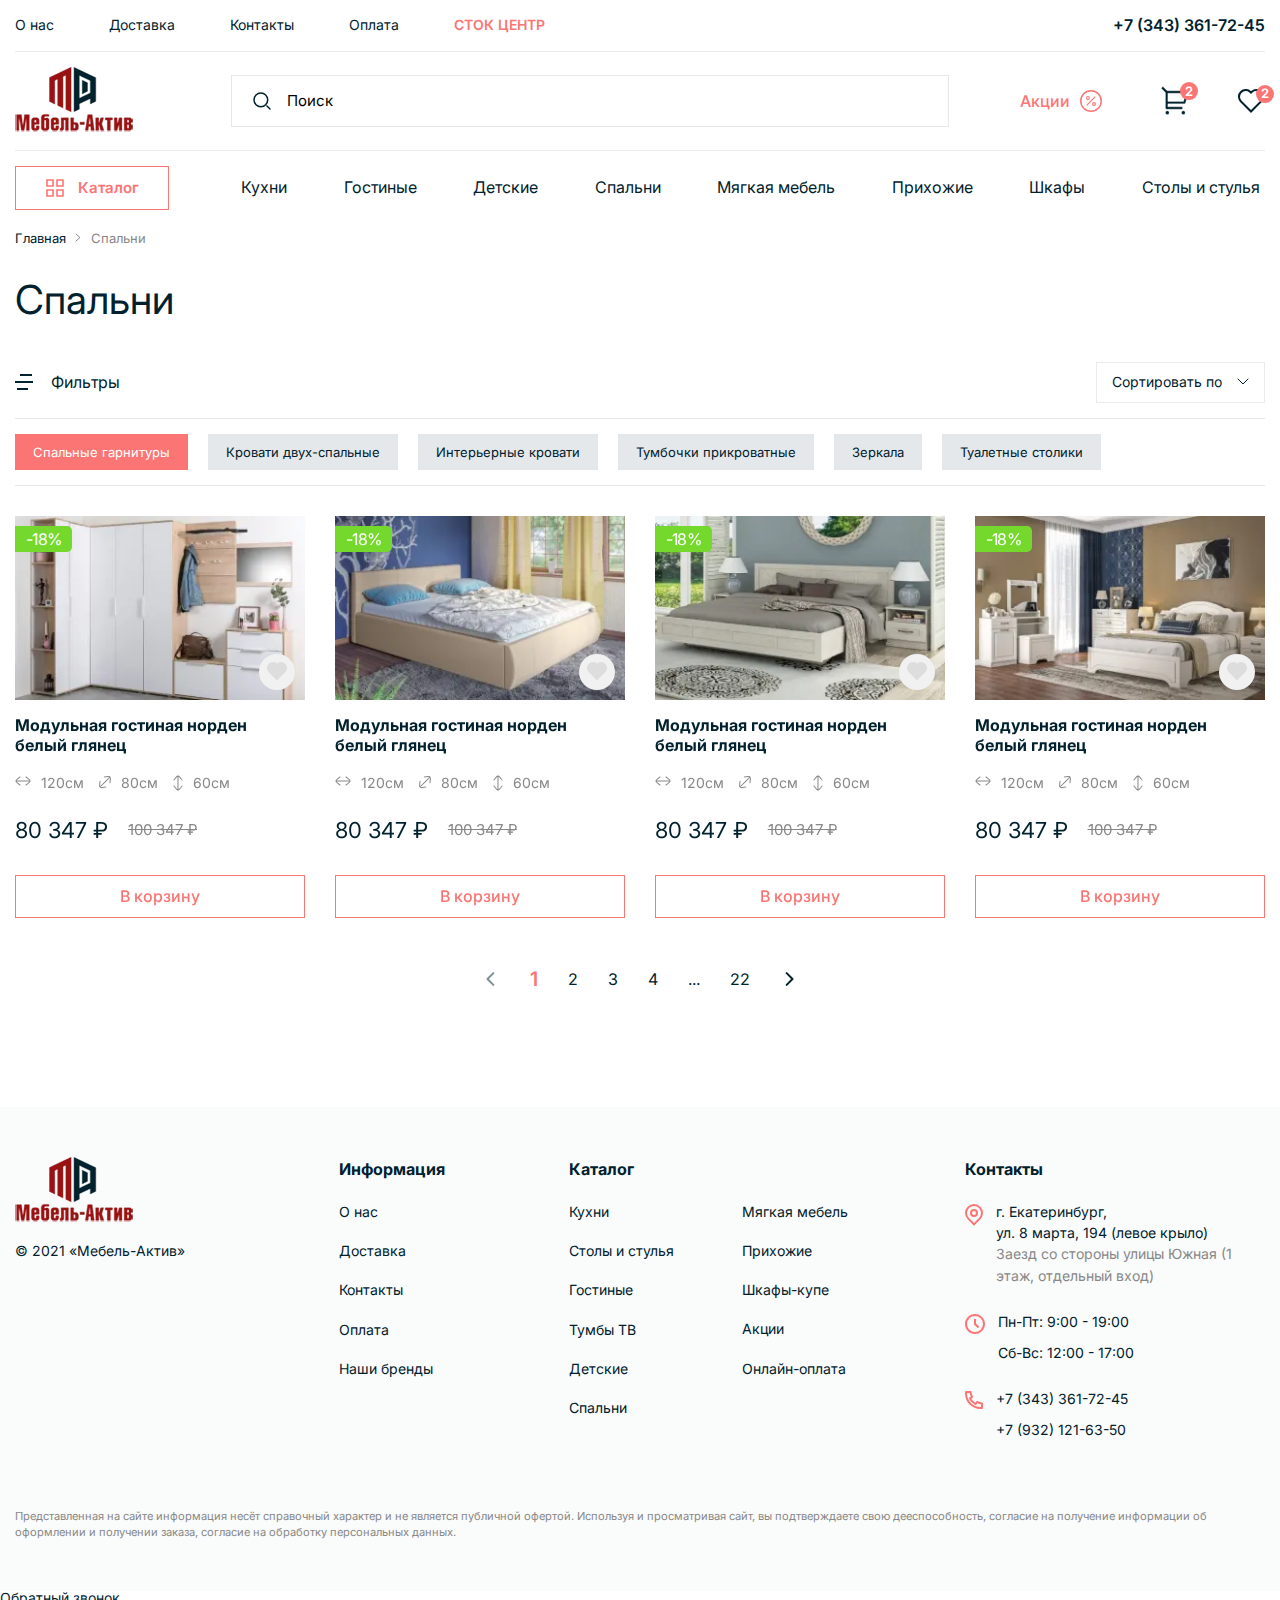
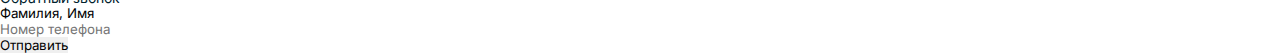
<file: categories.html>
<!DOCTYPE html><html lang="en"> <head>	<title>Categories</title>	<meta charset="UTF-8">	<meta name="format-detection" content="telephone=no">	<link rel="stylesheet" href="css/style.min.css">	<link rel="shortcut icon" href="favicon.ico">	<!-- <meta name="robots" content="noindex, nofollow"> -->	<!-- <meta name="viewport" content="width=device-width, initial-scale=1.0, maximum-scale=1.0, user-scalable=0"> -->	<meta name="viewport" content="width=device-width, initial-scale=1.0"></head><body>   <div class="wrapper">      <header class="header">   <div class="header__top top-header">      <div class="top-header__container _container">         <div class="top-header__body">            <div class="top-header__menu menu">               <div class="menu__icon icon-menu">                  <span></span>                  <span></span>                  <span></span>               </div>               <nav class="menu__body">                  <ul class="menu__list">                     <li><a href="#" class="menu__link">О нас</a></li>                     <li><a href="#" class="menu__link">Доставка</a></li>                     <li><a href="#" class="menu__link">Контакты</a></li>                     <li><a href="#" class="menu__link">Оплата</a></li>                     <li><a href="#" class="menu__link menu__link-red">СТОК ЦЕНТР</a></li>                  </ul>               </nav>            </div>            <a href="tel: +73433617245" class="top-header__call">+7 (343) 361-72-45</a>         </div>      </div>   </div>   <div class="header__actions actions-header">      <div class="actions-header__container _container">         <div class="actions-header__body">            <a href="#" class="actions-header__logo">               <picture><source srcset="img/logo/logo.webp" type="image/webp"><img src="img/logo/logo.png" alt="logo"></picture>            </a>            <div data-da=".actions-header__body,767.98" class="actions-header__search search-header">               <button class="search-header__button">                  <picture><source srcset="img/header/icons/search.svg" type="image/webp"><img src="img/header/icons/search.svg" alt="search"></picture>               </button>               <input type="text" data-value="Поиск" class="search-header__input">            </div>            <div class="actions-header__items">               <a href="#" class="actions-header__stock">                  <span>Акции</span>                  <picture><source srcset="img/header/icons/stock.svg" type="image/webp"><img src="img/header/icons/stock.svg" alt="stock"></picture>               </a>               <div class="actions-header__icons">                  <a href="#" class="actions-header__icon">                     <picture><source srcset="img/header/icons/buy.svg" type="image/webp"><img src="img/header/icons/buy.svg" alt="buy"></picture>                     <span>2</span>                  </a>                  <a href="#" class="actions-header__icon">                     <picture><source srcset="img/header/icons/like.svg" type="image/webp"><img src="img/header/icons/like.svg" alt="like"></picture>                     <span>2</span>                  </a>               </div>            </div>         </div>      </div>   </div>   <div class="header__bottom bottom-header">      <div class="bottom-header__container _container">         <div class="bottom-header__body">            <button type="button" class="bottom-header__btn">               <picture><source srcset="img/header/icons/catalog.svg" type="image/webp"><img class="bottom-header__btn-catalog" src="img/header/icons/catalog.svg" alt=""></picture>               <picture><source srcset="img/header/icons/Close.svg" type="image/webp"><img class="bottom-header__btn-close" src="img/header/icons/Close.svg" alt=""></picture>               <span>Каталог</span>            </button>            <div class="bottom-header__list">               <div class="bottom-header__item"><span>Кухни</span>                  <div class="bottom-header__sublist sublist-header">                     <ul class="sublist-header__column">                        <li><a href="#" class="sublist-header__item sublist-header__item-strong">Гостиные гарнитуры</a>                        </li>                        <li><a href="#" class="sublist-header__item">Классические кроватки</a></li>                        <li><a href="#" class="sublist-header__item">Колыбели, люльки</a></li>                        <li><a href="#" class="sublist-header__item">Кроватки колесо-качалки</a></li>                        <li><a href="#" class="sublist-header__item">Кроватки с маятником</a></li>                        <li><a href="#" class="sublist-header__item">Кроватки-трансформеры</a></li>                        <li><a href="#" class="sublist-header__item sublist-header__item-strong">Гостиные гарнитуры</a>                        </li>                        <li><a href="#" class="sublist-header__item sublist-header__item-strong">Модульные гарнитуры</a>                        </li>                        <li><a href="#" class="sublist-header__item sublist-header__item-strong">Стенки</a></li>                     </ul>                     <ul class="sublist-header__column">                        <li><a href="#" class="sublist-header__item sublist-header__item-strong">Кресла-качалки</a></li>                        <li><a href="#" class="sublist-header__item sublist-header__item-strong">Комоды для гостиной</a>                        </li>                        <li><a href="#" class="sublist-header__item sublist-header__item-strong">Шкафы для гостиной</a>                        </li>                        <li><a href="#" class="sublist-header__item sublist-header__item-strong">Столы для гостиной</a>                        </li>                        <li><a href="#" class="sublist-header__item">Столы для гостиной</a></li>                        <li><a href="#" class="sublist-header__item">Журнальные столики</a></li>                        <li><a href="#" class="sublist-header__item">Консольные столы</a></li>                        <li><a href="#" class="sublist-header__item">Кофейные столики</a></li>                        <li><a href="#" class="sublist-header__item">Приставные столики</a></li>                     </ul>                     <ul class="sublist-header__column">                        <li><a href="#" class="sublist-header__item">Сервировочные столики</a></li>                        <li><a href="#" class="sublist-header__item">Журнальные столики по индивидуальным размерам</a>                        </li>                        <li><a href="#" class="sublist-header__item sublist-header__item-strong">Кресла для гостиной</a>                        </li>                        <li><a href="#" class="sublist-header__item sublist-header__item-strong">Тумбы для посуды</a>                        </li>                        <li><a href="#" class="sublist-header__item sublist-header__item-strong">Тумбы</a></li>                     </ul>                  </div>               </div>               <div class="bottom-header__item"><span>Гостиные</span>                  <div class="bottom-header__sublist sublist-header">                     <ul class="sublist-header__column">                        <li><a href="#" class="sublist-header__item sublist-header__item-strong">Гостиные гарнитуры</a>                        </li>                        <li><a href="#" class="sublist-header__item">Классические кроватки</a></li>                        <li><a href="#" class="sublist-header__item">Колыбели, люльки</a></li>                        <li><a href="#" class="sublist-header__item">Кроватки колесо-качалки</a></li>                        <li><a href="#" class="sublist-header__item">Кроватки с маятником</a></li>                        <li><a href="#" class="sublist-header__item">Кроватки-трансформеры</a></li>                        <li><a href="#" class="sublist-header__item sublist-header__item-strong">Гостиные гарнитуры</a>                        </li>                        <li><a href="#" class="sublist-header__item sublist-header__item-strong">Модульные гарнитуры</a>                        </li>                        <li><a href="#" class="sublist-header__item sublist-header__item-strong">Стенки</a></li>                     </ul>                     <ul class="sublist-header__column">                        <li><a href="#" class="sublist-header__item sublist-header__item-strong">Кресла-качалки</a></li>                        <li><a href="#" class="sublist-header__item sublist-header__item-strong">Комоды для гостиной</a>                        </li>                        <li><a href="#" class="sublist-header__item sublist-header__item-strong">Шкафы для гостиной</a>                        </li>                        <li><a href="#" class="sublist-header__item sublist-header__item-strong">Столы для гостиной</a>                        </li>                        <li><a href="#" class="sublist-header__item">Столы для гостиной</a></li>                        <li><a href="#" class="sublist-header__item">Журнальные столики</a></li>                        <li><a href="#" class="sublist-header__item">Консольные столы</a></li>                        <li><a href="#" class="sublist-header__item">Кофейные столики</a></li>                        <li><a href="#" class="sublist-header__item">Приставные столики</a></li>                     </ul>                     <ul class="sublist-header__column">                        <li><a href="#" class="sublist-header__item">Сервировочные столики</a></li>                        <li><a href="#" class="sublist-header__item">Журнальные столики по индивидуальным размерам</a>                        </li>                        <li><a href="#" class="sublist-header__item sublist-header__item-strong">Кресла для гостиной</a>                        </li>                        <li><a href="#" class="sublist-header__item sublist-header__item-strong">Тумбы для посуды</a>                        </li>                        <li><a href="#" class="sublist-header__item sublist-header__item-strong">Тумбы</a></li>                     </ul>                  </div>               </div>               <div class="bottom-header__item"><span>Детские</span>                  <div class="bottom-header__sublist sublist-header">                     <ul class="sublist-header__column">                        <li><a href="#" class="sublist-header__item sublist-header__item-strong">Гостиные гарнитуры</a>                        </li>                        <li><a href="#" class="sublist-header__item">Классические кроватки</a></li>                        <li><a href="#" class="sublist-header__item">Колыбели, люльки</a></li>                        <li><a href="#" class="sublist-header__item">Кроватки колесо-качалки</a></li>                        <li><a href="#" class="sublist-header__item">Кроватки с маятником</a></li>                        <li><a href="#" class="sublist-header__item">Кроватки-трансформеры</a></li>                        <li><a href="#" class="sublist-header__item sublist-header__item-strong">Гостиные гарнитуры</a>                        </li>                        <li><a href="#" class="sublist-header__item sublist-header__item-strong">Модульные гарнитуры</a>                        </li>                        <li><a href="#" class="sublist-header__item sublist-header__item-strong">Стенки</a></li>                     </ul>                     <ul class="sublist-header__column">                        <li><a href="#" class="sublist-header__item sublist-header__item-strong">Кресла-качалки</a></li>                        <li><a href="#" class="sublist-header__item sublist-header__item-strong">Комоды для гостиной</a>                        </li>                        <li><a href="#" class="sublist-header__item sublist-header__item-strong">Шкафы для гостиной</a>                        </li>                        <li><a href="#" class="sublist-header__item sublist-header__item-strong">Столы для гостиной</a>                        </li>                        <li><a href="#" class="sublist-header__item">Столы для гостиной</a></li>                        <li><a href="#" class="sublist-header__item">Журнальные столики</a></li>                        <li><a href="#" class="sublist-header__item">Консольные столы</a></li>                        <li><a href="#" class="sublist-header__item">Кофейные столики</a></li>                        <li><a href="#" class="sublist-header__item">Приставные столики</a></li>                     </ul>                     <ul class="sublist-header__column">                        <li><a href="#" class="sublist-header__item">Сервировочные столики</a></li>                        <li><a href="#" class="sublist-header__item">Журнальные столики по индивидуальным размерам</a>                        </li>                        <li><a href="#" class="sublist-header__item sublist-header__item-strong">Кресла для гостиной</a>                        </li>                        <li><a href="#" class="sublist-header__item sublist-header__item-strong">Тумбы для посуды</a>                        </li>                        <li><a href="#" class="sublist-header__item sublist-header__item-strong">Тумбы</a></li>                     </ul>                  </div>               </div>               <div class="bottom-header__item"><span>Спальни</span>                  <div class="bottom-header__sublist sublist-header">                     <ul class="sublist-header__column">                        <li><a href="#" class="sublist-header__item sublist-header__item-strong">Гостиные гарнитуры</a>                        </li>                        <li><a href="#" class="sublist-header__item">Классические кроватки</a></li>                        <li><a href="#" class="sublist-header__item">Колыбели, люльки</a></li>                        <li><a href="#" class="sublist-header__item">Кроватки колесо-качалки</a></li>                        <li><a href="#" class="sublist-header__item">Кроватки с маятником</a></li>                        <li><a href="#" class="sublist-header__item">Кроватки-трансформеры</a></li>                        <li><a href="#" class="sublist-header__item sublist-header__item-strong">Гостиные гарнитуры</a>                        </li>                        <li><a href="#" class="sublist-header__item sublist-header__item-strong">Модульные гарнитуры</a>                        </li>                        <li><a href="#" class="sublist-header__item sublist-header__item-strong">Стенки</a></li>                     </ul>                     <ul class="sublist-header__column">                        <li><a href="#" class="sublist-header__item sublist-header__item-strong">Кресла-качалки</a></li>                        <li><a href="#" class="sublist-header__item sublist-header__item-strong">Комоды для гостиной</a>                        </li>                        <li><a href="#" class="sublist-header__item sublist-header__item-strong">Шкафы для гостиной</a>                        </li>                        <li><a href="#" class="sublist-header__item sublist-header__item-strong">Столы для гостиной</a>                        </li>                        <li><a href="#" class="sublist-header__item">Столы для гостиной</a></li>                        <li><a href="#" class="sublist-header__item">Журнальные столики</a></li>                        <li><a href="#" class="sublist-header__item">Консольные столы</a></li>                        <li><a href="#" class="sublist-header__item">Кофейные столики</a></li>                        <li><a href="#" class="sublist-header__item">Приставные столики</a></li>                     </ul>                     <ul class="sublist-header__column">                        <li><a href="#" class="sublist-header__item">Сервировочные столики</a></li>                        <li><a href="#" class="sublist-header__item">Журнальные столики по индивидуальным размерам</a>                        </li>                        <li><a href="#" class="sublist-header__item sublist-header__item-strong">Кресла для гостиной</a>                        </li>                        <li><a href="#" class="sublist-header__item sublist-header__item-strong">Тумбы для посуды</a>                        </li>                        <li><a href="#" class="sublist-header__item sublist-header__item-strong">Тумбы</a></li>                     </ul>                  </div>               </div>               <div class="bottom-header__item"><span>Мягкая мебель</span>                  <div class="bottom-header__sublist sublist-header">                     <ul class="sublist-header__column">                        <li><a href="#" class="sublist-header__item sublist-header__item-strong">Гостиные гарнитуры</a>                        </li>                        <li><a href="#" class="sublist-header__item">Классические кроватки</a></li>                        <li><a href="#" class="sublist-header__item">Колыбели, люльки</a></li>                        <li><a href="#" class="sublist-header__item">Кроватки колесо-качалки</a></li>                        <li><a href="#" class="sublist-header__item">Кроватки с маятником</a></li>                        <li><a href="#" class="sublist-header__item">Кроватки-трансформеры</a></li>                        <li><a href="#" class="sublist-header__item sublist-header__item-strong">Гостиные гарнитуры</a>                        </li>                        <li><a href="#" class="sublist-header__item sublist-header__item-strong">Модульные гарнитуры</a>                        </li>                        <li><a href="#" class="sublist-header__item sublist-header__item-strong">Стенки</a></li>                     </ul>                     <ul class="sublist-header__column">                        <li><a href="#" class="sublist-header__item sublist-header__item-strong">Кресла-качалки</a></li>                        <li><a href="#" class="sublist-header__item sublist-header__item-strong">Комоды для гостиной</a>                        </li>                        <li><a href="#" class="sublist-header__item sublist-header__item-strong">Шкафы для гостиной</a>                        </li>                        <li><a href="#" class="sublist-header__item sublist-header__item-strong">Столы для гостиной</a>                        </li>                        <li><a href="#" class="sublist-header__item">Столы для гостиной</a></li>                        <li><a href="#" class="sublist-header__item">Журнальные столики</a></li>                        <li><a href="#" class="sublist-header__item">Консольные столы</a></li>                        <li><a href="#" class="sublist-header__item">Кофейные столики</a></li>                        <li><a href="#" class="sublist-header__item">Приставные столики</a></li>                     </ul>                     <ul class="sublist-header__column">                        <li><a href="#" class="sublist-header__item">Сервировочные столики</a></li>                        <li><a href="#" class="sublist-header__item">Журнальные столики по индивидуальным размерам</a>                        </li>                        <li><a href="#" class="sublist-header__item sublist-header__item-strong">Кресла для гостиной</a>                        </li>                        <li><a href="#" class="sublist-header__item sublist-header__item-strong">Тумбы для посуды</a>                        </li>                        <li><a href="#" class="sublist-header__item sublist-header__item-strong">Тумбы</a></li>                     </ul>                  </div>               </div>               <div class="bottom-header__item"><span>Прихожие</span>                  <div class="bottom-header__sublist sublist-header">                     <ul class="sublist-header__column">                        <li><a href="#" class="sublist-header__item sublist-header__item-strong">Гостиные гарнитуры</a>                        </li>                        <li><a href="#" class="sublist-header__item">Классические кроватки</a></li>                        <li><a href="#" class="sublist-header__item">Колыбели, люльки</a></li>                        <li><a href="#" class="sublist-header__item">Кроватки колесо-качалки</a></li>                        <li><a href="#" class="sublist-header__item">Кроватки с маятником</a></li>                        <li><a href="#" class="sublist-header__item">Кроватки-трансформеры</a></li>                        <li><a href="#" class="sublist-header__item sublist-header__item-strong">Гостиные гарнитуры</a>                        </li>                        <li><a href="#" class="sublist-header__item sublist-header__item-strong">Модульные гарнитуры</a>                        </li>                        <li><a href="#" class="sublist-header__item sublist-header__item-strong">Стенки</a></li>                     </ul>                     <ul class="sublist-header__column">                        <li><a href="#" class="sublist-header__item sublist-header__item-strong">Кресла-качалки</a></li>                        <li><a href="#" class="sublist-header__item sublist-header__item-strong">Комоды для гостиной</a>                        </li>                        <li><a href="#" class="sublist-header__item sublist-header__item-strong">Шкафы для гостиной</a>                        </li>                        <li><a href="#" class="sublist-header__item sublist-header__item-strong">Столы для гостиной</a>                        </li>                        <li><a href="#" class="sublist-header__item">Столы для гостиной</a></li>                        <li><a href="#" class="sublist-header__item">Журнальные столики</a></li>                        <li><a href="#" class="sublist-header__item">Консольные столы</a></li>                        <li><a href="#" class="sublist-header__item">Кофейные столики</a></li>                        <li><a href="#" class="sublist-header__item">Приставные столики</a></li>                     </ul>                     <ul class="sublist-header__column">                        <li><a href="#" class="sublist-header__item">Сервировочные столики</a></li>                        <li><a href="#" class="sublist-header__item">Журнальные столики по индивидуальным размерам</a>                        </li>                        <li><a href="#" class="sublist-header__item sublist-header__item-strong">Кресла для гостиной</a>                        </li>                        <li><a href="#" class="sublist-header__item sublist-header__item-strong">Тумбы для посуды</a>                        </li>                        <li><a href="#" class="sublist-header__item sublist-header__item-strong">Тумбы</a></li>                     </ul>                  </div>               </div>               <div class="bottom-header__item"><span>Шкафы</span>                  <div class="bottom-header__sublist sublist-header">                     <ul class="sublist-header__column">                        <li><a href="#" class="sublist-header__item sublist-header__item-strong">Гостиные гарнитуры</a>                        </li>                        <li><a href="#" class="sublist-header__item">Классические кроватки</a></li>                        <li><a href="#" class="sublist-header__item">Колыбели, люльки</a></li>                        <li><a href="#" class="sublist-header__item">Кроватки колесо-качалки</a></li>                        <li><a href="#" class="sublist-header__item">Кроватки с маятником</a></li>                        <li><a href="#" class="sublist-header__item">Кроватки-трансформеры</a></li>                        <li><a href="#" class="sublist-header__item sublist-header__item-strong">Гостиные гарнитуры</a>                        </li>                        <li><a href="#" class="sublist-header__item sublist-header__item-strong">Модульные гарнитуры</a>                        </li>                        <li><a href="#" class="sublist-header__item sublist-header__item-strong">Стенки</a></li>                     </ul>                     <ul class="sublist-header__column">                        <li><a href="#" class="sublist-header__item sublist-header__item-strong">Кресла-качалки</a></li>                        <li><a href="#" class="sublist-header__item sublist-header__item-strong">Комоды для гостиной</a>                        </li>                        <li><a href="#" class="sublist-header__item sublist-header__item-strong">Шкафы для гостиной</a>                        </li>                        <li><a href="#" class="sublist-header__item sublist-header__item-strong">Столы для гостиной</a>                        </li>                        <li><a href="#" class="sublist-header__item">Столы для гостиной</a></li>                        <li><a href="#" class="sublist-header__item">Журнальные столики</a></li>                        <li><a href="#" class="sublist-header__item">Консольные столы</a></li>                        <li><a href="#" class="sublist-header__item">Кофейные столики</a></li>                        <li><a href="#" class="sublist-header__item">Приставные столики</a></li>                     </ul>                     <ul class="sublist-header__column">                        <li><a href="#" class="sublist-header__item">Сервировочные столики</a></li>                        <li><a href="#" class="sublist-header__item">Журнальные столики по индивидуальным размерам</a>                        </li>                        <li><a href="#" class="sublist-header__item sublist-header__item-strong">Кресла для гостиной</a>                        </li>                        <li><a href="#" class="sublist-header__item sublist-header__item-strong">Тумбы для посуды</a>                        </li>                        <li><a href="#" class="sublist-header__item sublist-header__item-strong">Тумбы</a></li>                     </ul>                  </div>               </div>               <div class="bottom-header__item"><span>Столы и стулья</span>                  <div class="bottom-header__sublist sublist-header">                     <ul class="sublist-header__column">                        <li><a href="#" class="sublist-header__item sublist-header__item-strong">Гостиные гарнитуры</a>                        </li>                        <li><a href="#" class="sublist-header__item">Классические кроватки</a></li>                        <li><a href="#" class="sublist-header__item">Колыбели, люльки</a></li>                        <li><a href="#" class="sublist-header__item">Кроватки колесо-качалки</a></li>                        <li><a href="#" class="sublist-header__item">Кроватки с маятником</a></li>                        <li><a href="#" class="sublist-header__item">Кроватки-трансформеры</a></li>                        <li><a href="#" class="sublist-header__item sublist-header__item-strong">Гостиные гарнитуры</a>                        </li>                        <li><a href="#" class="sublist-header__item sublist-header__item-strong">Модульные гарнитуры</a>                        </li>                        <li><a href="#" class="sublist-header__item sublist-header__item-strong">Стенки</a></li>                     </ul>                     <ul class="sublist-header__column">                        <li><a href="#" class="sublist-header__item sublist-header__item-strong">Кресла-качалки</a></li>                        <li><a href="#" class="sublist-header__item sublist-header__item-strong">Комоды для гостиной</a>                        </li>                        <li><a href="#" class="sublist-header__item sublist-header__item-strong">Шкафы для гостиной</a>                        </li>                        <li><a href="#" class="sublist-header__item sublist-header__item-strong">Столы для гостиной</a>                        </li>                        <li><a href="#" class="sublist-header__item">Столы для гостиной</a></li>                        <li><a href="#" class="sublist-header__item">Журнальные столики</a></li>                        <li><a href="#" class="sublist-header__item">Консольные столы</a></li>                        <li><a href="#" class="sublist-header__item">Кофейные столики</a></li>                        <li><a href="#" class="sublist-header__item">Приставные столики</a></li>                     </ul>                     <ul class="sublist-header__column">                        <li><a href="#" class="sublist-header__item">Сервировочные столики</a></li>                        <li><a href="#" class="sublist-header__item">Журнальные столики по индивидуальным размерам</a>                        </li>                        <li><a href="#" class="sublist-header__item sublist-header__item-strong">Кресла для гостиной</a>                        </li>                        <li><a href="#" class="sublist-header__item sublist-header__item-strong">Тумбы для посуды</a>                        </li>                        <li><a href="#" class="sublist-header__item sublist-header__item-strong">Тумбы</a></li>                     </ul>                  </div>               </div>            </div>         </div>      </div>      <div class="bottom-header__catalog catalog-header">         <div class="catalog-header__container _container">            <div class="catalog-header__body _tabs">               <div class="catalog-header__aside">                  <div class="catalog-header__item _tabs-item _active">Кухни</div>                  <div class="catalog-header__item _tabs-item">Гостиные</div>                  <div class="catalog-header__item _tabs-item">Детские</div>                  <div class="catalog-header__item _tabs-item">Спальни</div>                  <div class="catalog-header__item _tabs-item">Мягкая мебель</div>                  <div class="catalog-header__item _tabs-item">Прихожие</div>                  <div class="catalog-header__item _tabs-item">Шкафы</div>                  <div class="catalog-header__item _tabs-item">Столы и стулья</div>                  <div class="catalog-header__item _tabs-item">Столы письменные</div>                  <div class="catalog-header__item _tabs-item">Комоды</div>                  <div class="catalog-header__item _tabs-item">Компьютерные столы</div>                  <div class="catalog-header__item _tabs-item">Матрасы</div>                  <div class="catalog-header__item _tabs-item">Полки</div>                  <div class="catalog-header__item _tabs-item">Компьютерные кресла</div>               </div>               <div class="catalog-header__content">                  <div class="catalog-header__block _tabs-block _active">                     <div class="catalog-header__grid">                        <ul class="catalog-header__column">                           <li><a href="#" class="catalog-header__text catalog-header__text-strong">Гостиные                                 гарнитуры</a>                           </li>                           <li><a href="#" class="catalog-header__text">Классические кроватки</a></li>                           <li><a href="#" class="catalog-header__text">Колыбели, люльки</a></li>                           <li><a href="#" class="catalog-header__text">Кроватки колесо-качалки</a></li>                           <li><a href="#" class="catalog-header__text">Кроватки с маятником</a></li>                           <li><a href="#" class="catalog-header__text">Кроватки-трансформеры</a></li>                           <li><a href="#" class="catalog-header__text catalog-header__text-strong">Гостиные                                 гарнитуры</a>                           </li>                           <li><a href="#" class="catalog-header__text catalog-header__text-strong">Модульные                                 гарнитуры</a>                           </li>                           <li><a href="#" class="catalog-header__text catalog-header__text-strong">Стенки</a></li>                        </ul>                        <ul class="catalog-header__column">                           <li><a href="#" class="catalog-header__text catalog-header__text-strong">Гостиные                                 гарнитуры</a>                           </li>                           <li><a href="#" class="catalog-header__text catalog-header__text-strong">Классические                                 кроватки</a></li>                           <li><a href="#" class="catalog-header__text catalog-header__text-strong">Колыбели, люльки</a>                           </li>                           <li><a href="#" class="catalog-header__text catalog-header__text-strong">Кроватки                                 колесо-качалки</a></li>                           <li><a href="#" class="catalog-header__text">Кроватки с маятником</a></li>                           <li><a href="#" class="catalog-header__text">Кроватки-трансформеры</a></li>                           <li><a href="#" class="catalog-header__text">Гостиные гарнитуры</a></li>                           <li><a href="#" class="catalog-header__text">Модульные гарнитуры</a></li>                           <li><a href="#" class="catalog-header__text">Стенки</a></li>                        </ul>                        <ul class="catalog-header__column">                           <li><a href="#" class="catalog-header__text">Гостиные гарнитуры</a></li>                           <li><a href="#" class="catalog-header__text">Классические кроватки</a></li>                           <li><a href="#" class="catalog-header__text">Колыбели, люльки</a></li>                           <li><a href="#" class="catalog-header__text">Кроватки колесо-качалки</a></li>                           <li><a href="#" class="catalog-header__text">Кроватки с маятником</a></li>                           <li><a href="#" class="catalog-header__text">Кроватки-трансформеры</a></li>                           <li><a href="#" class="catalog-header__text catalog-header__text-strong">Гостиные                                 гарнитуры</a>                           </li>                           <li><a href="#" class="catalog-header__text catalog-header__text-strong">Модульные                                 гарнитуры</a>                           </li>                           <li><a href="#" class="catalog-header__text catalog-header__text-strong">Стенки</a></li>                        </ul>                     </div>                  </div>                  <div class="catalog-header__block _tabs-block">                     <div class="catalog-header__grid">                        <ul class="catalog-header__column">                           <li><a href="#" class="catalog-header__text catalog-header__text-strong">Гостиные                                 гарнитуры</a>                           </li>                           <li><a href="#" class="catalog-header__text">Классические кроватки</a></li>                           <li><a href="#" class="catalog-header__text">Колыбели, люльки</a></li>                           <li><a href="#" class="catalog-header__text">Кроватки колесо-качалки</a></li>                           <li><a href="#" class="catalog-header__text">Кроватки с маятником</a></li>                           <li><a href="#" class="catalog-header__text">Кроватки-трансформеры</a></li>                           <li><a href="#" class="catalog-header__text catalog-header__text-strong">Гостиные                                 гарнитуры</a>                           </li>                           <li><a href="#" class="catalog-header__text catalog-header__text-strong">Модульные                                 гарнитуры</a>                           </li>                           <li><a href="#" class="catalog-header__text catalog-header__text-strong">Стенки</a></li>                        </ul>                        <ul class="catalog-header__column">                           <li><a href="#" class="catalog-header__text catalog-header__text-strong">Гостиные                                 гарнитуры</a>                           </li>                           <li><a href="#" class="catalog-header__text catalog-header__text-strong">Классические                                 кроватки</a></li>                           <li><a href="#" class="catalog-header__text catalog-header__text-strong">Колыбели, люльки</a>                           </li>                           <li><a href="#" class="catalog-header__text catalog-header__text-strong">Кроватки                                 колесо-качалки</a></li>                           <li><a href="#" class="catalog-header__text">Кроватки с маятником</a></li>                           <li><a href="#" class="catalog-header__text">Кроватки-трансформеры</a></li>                           <li><a href="#" class="catalog-header__text">Гостиные гарнитуры</a></li>                           <li><a href="#" class="catalog-header__text">Модульные гарнитуры</a></li>                           <li><a href="#" class="catalog-header__text">Стенки</a></li>                        </ul>                     </div>                  </div>                  <div class="catalog-header__block _tabs-block">                     <div class="catalog-header__grid">                        <ul class="catalog-header__column">                           <li><a href="#" class="catalog-header__text catalog-header__text-strong">Гостиные                                 гарнитуры</a>                           </li>                           <li><a href="#" class="catalog-header__text">Классические кроватки</a></li>                           <li><a href="#" class="catalog-header__text">Колыбели, люльки</a></li>                           <li><a href="#" class="catalog-header__text">Кроватки колесо-качалки</a></li>                           <li><a href="#" class="catalog-header__text">Кроватки с маятником</a></li>                           <li><a href="#" class="catalog-header__text">Кроватки-трансформеры</a></li>                           <li><a href="#" class="catalog-header__text catalog-header__text-strong">Гостиные                                 гарнитуры</a>                           </li>                           <li><a href="#" class="catalog-header__text catalog-header__text-strong">Модульные                                 гарнитуры</a>                           </li>                           <li><a href="#" class="catalog-header__text catalog-header__text-strong">Стенки</a></li>                        </ul>                        <ul class="catalog-header__column">                           <li><a href="#" class="catalog-header__text catalog-header__text-strong">Гостиные                                 гарнитуры</a>                           </li>                           <li><a href="#" class="catalog-header__text catalog-header__text-strong">Классические                                 кроватки</a></li>                           <li><a href="#" class="catalog-header__text catalog-header__text-strong">Колыбели, люльки</a>                           </li>                           <li><a href="#" class="catalog-header__text catalog-header__text-strong">Кроватки                                 колесо-качалки</a></li>                           <li><a href="#" class="catalog-header__text">Кроватки с маятником</a></li>                           <li><a href="#" class="catalog-header__text">Кроватки-трансформеры</a></li>                           <li><a href="#" class="catalog-header__text">Гостиные гарнитуры</a></li>                           <li><a href="#" class="catalog-header__text">Модульные гарнитуры</a></li>                           <li><a href="#" class="catalog-header__text">Стенки</a></li>                        </ul>                        <ul class="catalog-header__column">                           <li><a href="#" class="catalog-header__text">Гостиные гарнитуры</a></li>                           <li><a href="#" class="catalog-header__text">Классические кроватки</a></li>                           <li><a href="#" class="catalog-header__text">Колыбели, люльки</a></li>                           <li><a href="#" class="catalog-header__text">Кроватки колесо-качалки</a></li>                           <li><a href="#" class="catalog-header__text">Кроватки с маятником</a></li>                           <li><a href="#" class="catalog-header__text">Кроватки-трансформеры</a></li>                           <li><a href="#" class="catalog-header__text catalog-header__text-strong">Гостиные                                 гарнитуры</a>                           </li>                           <li><a href="#" class="catalog-header__text catalog-header__text-strong">Модульные                                 гарнитуры</a>                           </li>                           <li><a href="#" class="catalog-header__text catalog-header__text-strong">Стенки</a></li>                        </ul>                     </div>                  </div>                  <div class="catalog-header__block _tabs-block">                     <div class="catalog-header__grid">                        <ul class="catalog-header__column">                           <li><a href="#" class="catalog-header__text catalog-header__text-strong">Гостиные                                 гарнитуры</a>                           </li>                           <li><a href="#" class="catalog-header__text">Классические кроватки</a></li>                           <li><a href="#" class="catalog-header__text">Колыбели, люльки</a></li>                           <li><a href="#" class="catalog-header__text">Кроватки колесо-качалки</a></li>                           <li><a href="#" class="catalog-header__text">Кроватки с маятником</a></li>                           <li><a href="#" class="catalog-header__text">Кроватки-трансформеры</a></li>                           <li><a href="#" class="catalog-header__text catalog-header__text-strong">Гостиные                                 гарнитуры</a>                           </li>                           <li><a href="#" class="catalog-header__text catalog-header__text-strong">Модульные                                 гарнитуры</a>                           </li>                           <li><a href="#" class="catalog-header__text catalog-header__text-strong">Стенки</a></li>                        </ul>                        <ul class="catalog-header__column">                           <li><a href="#" class="catalog-header__text catalog-header__text-strong">Гостиные                                 гарнитуры</a>                           </li>                           <li><a href="#" class="catalog-header__text catalog-header__text-strong">Классические                                 кроватки</a></li>                           <li><a href="#" class="catalog-header__text catalog-header__text-strong">Колыбели, люльки</a>                           </li>                           <li><a href="#" class="catalog-header__text catalog-header__text-strong">Кроватки                                 колесо-качалки</a></li>                           <li><a href="#" class="catalog-header__text">Кроватки с маятником</a></li>                           <li><a href="#" class="catalog-header__text">Кроватки-трансформеры</a></li>                           <li><a href="#" class="catalog-header__text">Гостиные гарнитуры</a></li>                           <li><a href="#" class="catalog-header__text">Модульные гарнитуры</a></li>                           <li><a href="#" class="catalog-header__text">Стенки</a></li>                        </ul>                     </div>                  </div>                  <div class="catalog-header__block _tabs-block">                     <div class="catalog-header__grid">                        <ul class="catalog-header__column">                           <li><a href="#" class="catalog-header__text catalog-header__text-strong">Гостиные                                 гарнитуры</a>                           </li>                           <li><a href="#" class="catalog-header__text">Классические кроватки</a></li>                           <li><a href="#" class="catalog-header__text">Колыбели, люльки</a></li>                           <li><a href="#" class="catalog-header__text">Кроватки колесо-качалки</a></li>                           <li><a href="#" class="catalog-header__text">Кроватки с маятником</a></li>                           <li><a href="#" class="catalog-header__text">Кроватки-трансформеры</a></li>                           <li><a href="#" class="catalog-header__text catalog-header__text-strong">Гостиные                                 гарнитуры</a>                           </li>                           <li><a href="#" class="catalog-header__text catalog-header__text-strong">Модульные                                 гарнитуры</a>                           </li>                           <li><a href="#" class="catalog-header__text catalog-header__text-strong">Стенки</a></li>                        </ul>                        <ul class="catalog-header__column">                           <li><a href="#" class="catalog-header__text catalog-header__text-strong">Гостиные                                 гарнитуры</a>                           </li>                           <li><a href="#" class="catalog-header__text catalog-header__text-strong">Классические                                 кроватки</a></li>                           <li><a href="#" class="catalog-header__text catalog-header__text-strong">Колыбели, люльки</a>                           </li>                           <li><a href="#" class="catalog-header__text catalog-header__text-strong">Кроватки                                 колесо-качалки</a></li>                           <li><a href="#" class="catalog-header__text">Кроватки с маятником</a></li>                           <li><a href="#" class="catalog-header__text">Кроватки-трансформеры</a></li>                           <li><a href="#" class="catalog-header__text">Гостиные гарнитуры</a></li>                           <li><a href="#" class="catalog-header__text">Модульные гарнитуры</a></li>                           <li><a href="#" class="catalog-header__text">Стенки</a></li>                        </ul>                        <ul class="catalog-header__column">                           <li><a href="#" class="catalog-header__text">Гостиные гарнитуры</a></li>                           <li><a href="#" class="catalog-header__text">Классические кроватки</a></li>                           <li><a href="#" class="catalog-header__text">Колыбели, люльки</a></li>                           <li><a href="#" class="catalog-header__text">Кроватки колесо-качалки</a></li>                           <li><a href="#" class="catalog-header__text">Кроватки с маятником</a></li>                           <li><a href="#" class="catalog-header__text">Кроватки-трансформеры</a></li>                           <li><a href="#" class="catalog-header__text catalog-header__text-strong">Гостиные                                 гарнитуры</a>                           </li>                           <li><a href="#" class="catalog-header__text catalog-header__text-strong">Модульные                                 гарнитуры</a>                           </li>                           <li><a href="#" class="catalog-header__text catalog-header__text-strong">Стенки</a></li>                        </ul>                     </div>                  </div>                  <div class="catalog-header__block _tabs-block ">                     <div class="catalog-header__grid">                        <ul class="catalog-header__column">                           <li><a href="#" class="catalog-header__text catalog-header__text-strong">Гостиные                                 гарнитуры</a>                           </li>                           <li><a href="#" class="catalog-header__text">Классические кроватки</a></li>                           <li><a href="#" class="catalog-header__text">Колыбели, люльки</a></li>                           <li><a href="#" class="catalog-header__text">Кроватки колесо-качалки</a></li>                           <li><a href="#" class="catalog-header__text">Кроватки с маятником</a></li>                           <li><a href="#" class="catalog-header__text">Кроватки-трансформеры</a></li>                           <li><a href="#" class="catalog-header__text catalog-header__text-strong">Гостиные                                 гарнитуры</a>                           </li>                           <li><a href="#" class="catalog-header__text catalog-header__text-strong">Модульные                                 гарнитуры</a>                           </li>                           <li><a href="#" class="catalog-header__text catalog-header__text-strong">Стенки</a></li>                        </ul>                        <ul class="catalog-header__column">                           <li><a href="#" class="catalog-header__text catalog-header__text-strong">Гостиные                                 гарнитуры</a>                           </li>                           <li><a href="#" class="catalog-header__text catalog-header__text-strong">Классические                                 кроватки</a></li>                           <li><a href="#" class="catalog-header__text catalog-header__text-strong">Колыбели, люльки</a>                           </li>                           <li><a href="#" class="catalog-header__text catalog-header__text-strong">Кроватки                                 колесо-качалки</a></li>                           <li><a href="#" class="catalog-header__text">Кроватки с маятником</a></li>                           <li><a href="#" class="catalog-header__text">Кроватки-трансформеры</a></li>                           <li><a href="#" class="catalog-header__text">Гостиные гарнитуры</a></li>                           <li><a href="#" class="catalog-header__text">Модульные гарнитуры</a></li>                           <li><a href="#" class="catalog-header__text">Стенки</a></li>                        </ul>                     </div>                  </div>                  <div class="catalog-header__block _tabs-block ">                     <div class="catalog-header__grid">                        <ul class="catalog-header__column">                           <li><a href="#" class="catalog-header__text catalog-header__text-strong">Гостиные                                 гарнитуры</a>                           </li>                           <li><a href="#" class="catalog-header__text">Классические кроватки</a></li>                           <li><a href="#" class="catalog-header__text">Колыбели, люльки</a></li>                           <li><a href="#" class="catalog-header__text">Кроватки колесо-качалки</a></li>                           <li><a href="#" class="catalog-header__text">Кроватки с маятником</a></li>                           <li><a href="#" class="catalog-header__text">Кроватки-трансформеры</a></li>                           <li><a href="#" class="catalog-header__text catalog-header__text-strong">Гостиные                                 гарнитуры</a>                           </li>                           <li><a href="#" class="catalog-header__text catalog-header__text-strong">Модульные                                 гарнитуры</a>                           </li>                           <li><a href="#" class="catalog-header__text catalog-header__text-strong">Стенки</a></li>                        </ul>                        <ul class="catalog-header__column">                           <li><a href="#" class="catalog-header__text catalog-header__text-strong">Гостиные                                 гарнитуры</a>                           </li>                           <li><a href="#" class="catalog-header__text catalog-header__text-strong">Классические                                 кроватки</a></li>                           <li><a href="#" class="catalog-header__text catalog-header__text-strong">Колыбели, люльки</a>                           </li>                           <li><a href="#" class="catalog-header__text catalog-header__text-strong">Кроватки                                 колесо-качалки</a></li>                           <li><a href="#" class="catalog-header__text">Кроватки с маятником</a></li>                           <li><a href="#" class="catalog-header__text">Кроватки-трансформеры</a></li>                           <li><a href="#" class="catalog-header__text">Гостиные гарнитуры</a></li>                           <li><a href="#" class="catalog-header__text">Модульные гарнитуры</a></li>                           <li><a href="#" class="catalog-header__text">Стенки</a></li>                        </ul>                        <ul class="catalog-header__column">                           <li><a href="#" class="catalog-header__text">Гостиные гарнитуры</a></li>                           <li><a href="#" class="catalog-header__text">Классические кроватки</a></li>                           <li><a href="#" class="catalog-header__text">Колыбели, люльки</a></li>                           <li><a href="#" class="catalog-header__text">Кроватки колесо-качалки</a></li>                           <li><a href="#" class="catalog-header__text">Кроватки с маятником</a></li>                           <li><a href="#" class="catalog-header__text">Кроватки-трансформеры</a></li>                           <li><a href="#" class="catalog-header__text catalog-header__text-strong">Гостиные                                 гарнитуры</a>                           </li>                           <li><a href="#" class="catalog-header__text catalog-header__text-strong">Модульные                                 гарнитуры</a>                           </li>                           <li><a href="#" class="catalog-header__text catalog-header__text-strong">Стенки</a></li>                        </ul>                     </div>                  </div>                  <div class="catalog-header__block _tabs-block">                     <div class="catalog-header__grid">                        <ul class="catalog-header__column">                           <li><a href="#" class="catalog-header__text catalog-header__text-strong">Гостиные                                 гарнитуры</a>                           </li>                           <li><a href="#" class="catalog-header__text">Классические кроватки</a></li>                           <li><a href="#" class="catalog-header__text">Колыбели, люльки</a></li>                           <li><a href="#" class="catalog-header__text">Кроватки колесо-качалки</a></li>                           <li><a href="#" class="catalog-header__text">Кроватки с маятником</a></li>                           <li><a href="#" class="catalog-header__text">Кроватки-трансформеры</a></li>                           <li><a href="#" class="catalog-header__text catalog-header__text-strong">Гостиные                                 гарнитуры</a>                           </li>                           <li><a href="#" class="catalog-header__text catalog-header__text-strong">Модульные                                 гарнитуры</a>                           </li>                           <li><a href="#" class="catalog-header__text catalog-header__text-strong">Стенки</a></li>                        </ul>                        <ul class="catalog-header__column">                           <li><a href="#" class="catalog-header__text catalog-header__text-strong">Гостиные                                 гарнитуры</a>                           </li>                           <li><a href="#" class="catalog-header__text catalog-header__text-strong">Классические                                 кроватки</a></li>                           <li><a href="#" class="catalog-header__text catalog-header__text-strong">Колыбели, люльки</a>                           </li>                           <li><a href="#" class="catalog-header__text catalog-header__text-strong">Кроватки                                 колесо-качалки</a></li>                           <li><a href="#" class="catalog-header__text">Кроватки с маятником</a></li>                           <li><a href="#" class="catalog-header__text">Кроватки-трансформеры</a></li>                           <li><a href="#" class="catalog-header__text">Гостиные гарнитуры</a></li>                           <li><a href="#" class="catalog-header__text">Модульные гарнитуры</a></li>                           <li><a href="#" class="catalog-header__text">Стенки</a></li>                        </ul>                     </div>                  </div>                  <div class="catalog-header__block _tabs-block">                     <div class="catalog-header__grid">                        <ul class="catalog-header__column">                           <li><a href="#" class="catalog-header__text catalog-header__text-strong">Гостиные                                 гарнитуры</a>                           </li>                           <li><a href="#" class="catalog-header__text">Классические кроватки</a></li>                           <li><a href="#" class="catalog-header__text">Колыбели, люльки</a></li>                           <li><a href="#" class="catalog-header__text">Кроватки колесо-качалки</a></li>                           <li><a href="#" class="catalog-header__text">Кроватки с маятником</a></li>                           <li><a href="#" class="catalog-header__text">Кроватки-трансформеры</a></li>                           <li><a href="#" class="catalog-header__text catalog-header__text-strong">Гостиные                                 гарнитуры</a>                           </li>                           <li><a href="#" class="catalog-header__text catalog-header__text-strong">Модульные                                 гарнитуры</a>                           </li>                           <li><a href="#" class="catalog-header__text catalog-header__text-strong">Стенки</a></li>                        </ul>                        <ul class="catalog-header__column">                           <li><a href="#" class="catalog-header__text catalog-header__text-strong">Гостиные                                 гарнитуры</a>                           </li>                           <li><a href="#" class="catalog-header__text catalog-header__text-strong">Классические                                 кроватки</a></li>                           <li><a href="#" class="catalog-header__text catalog-header__text-strong">Колыбели, люльки</a>                           </li>                           <li><a href="#" class="catalog-header__text catalog-header__text-strong">Кроватки                                 колесо-качалки</a></li>                           <li><a href="#" class="catalog-header__text">Кроватки с маятником</a></li>                           <li><a href="#" class="catalog-header__text">Кроватки-трансформеры</a></li>                           <li><a href="#" class="catalog-header__text">Гостиные гарнитуры</a></li>                           <li><a href="#" class="catalog-header__text">Модульные гарнитуры</a></li>                           <li><a href="#" class="catalog-header__text">Стенки</a></li>                        </ul>                        <ul class="catalog-header__column">                           <li><a href="#" class="catalog-header__text">Гостиные гарнитуры</a></li>                           <li><a href="#" class="catalog-header__text">Классические кроватки</a></li>                           <li><a href="#" class="catalog-header__text">Колыбели, люльки</a></li>                           <li><a href="#" class="catalog-header__text">Кроватки колесо-качалки</a></li>                           <li><a href="#" class="catalog-header__text">Кроватки с маятником</a></li>                           <li><a href="#" class="catalog-header__text">Кроватки-трансформеры</a></li>                           <li><a href="#" class="catalog-header__text catalog-header__text-strong">Гостиные                                 гарнитуры</a>                           </li>                           <li><a href="#" class="catalog-header__text catalog-header__text-strong">Модульные                                 гарнитуры</a>                           </li>                           <li><a href="#" class="catalog-header__text catalog-header__text-strong">Стенки</a></li>                        </ul>                     </div>                  </div>                  <div class="catalog-header__block _tabs-block">                     <div class="catalog-header__grid">                        <ul class="catalog-header__column">                           <li><a href="#" class="catalog-header__text catalog-header__text-strong">Гостиные                                 гарнитуры</a>                           </li>                           <li><a href="#" class="catalog-header__text">Классические кроватки</a></li>                           <li><a href="#" class="catalog-header__text">Колыбели, люльки</a></li>                           <li><a href="#" class="catalog-header__text">Кроватки колесо-качалки</a></li>                           <li><a href="#" class="catalog-header__text">Кроватки с маятником</a></li>                           <li><a href="#" class="catalog-header__text">Кроватки-трансформеры</a></li>                           <li><a href="#" class="catalog-header__text catalog-header__text-strong">Гостиные                                 гарнитуры</a>                           </li>                           <li><a href="#" class="catalog-header__text catalog-header__text-strong">Модульные                                 гарнитуры</a>                           </li>                           <li><a href="#" class="catalog-header__text catalog-header__text-strong">Стенки</a></li>                        </ul>                        <ul class="catalog-header__column">                           <li><a href="#" class="catalog-header__text catalog-header__text-strong">Гостиные                                 гарнитуры</a>                           </li>                           <li><a href="#" class="catalog-header__text catalog-header__text-strong">Классические                                 кроватки</a></li>                           <li><a href="#" class="catalog-header__text catalog-header__text-strong">Колыбели, люльки</a>                           </li>                           <li><a href="#" class="catalog-header__text catalog-header__text-strong">Кроватки                                 колесо-качалки</a></li>                           <li><a href="#" class="catalog-header__text">Кроватки с маятником</a></li>                           <li><a href="#" class="catalog-header__text">Кроватки-трансформеры</a></li>                           <li><a href="#" class="catalog-header__text">Гостиные гарнитуры</a></li>                           <li><a href="#" class="catalog-header__text">Модульные гарнитуры</a></li>                           <li><a href="#" class="catalog-header__text">Стенки</a></li>                        </ul>                     </div>                  </div>                  <div class="catalog-header__block _tabs-block">                     <div class="catalog-header__grid">                        <ul class="catalog-header__column">                           <li><a href="#" class="catalog-header__text catalog-header__text-strong">Гостиные                                 гарнитуры</a>                           </li>                           <li><a href="#" class="catalog-header__text">Классические кроватки</a></li>                           <li><a href="#" class="catalog-header__text">Колыбели, люльки</a></li>                           <li><a href="#" class="catalog-header__text">Кроватки колесо-качалки</a></li>                           <li><a href="#" class="catalog-header__text">Кроватки с маятником</a></li>                           <li><a href="#" class="catalog-header__text">Кроватки-трансформеры</a></li>                           <li><a href="#" class="catalog-header__text catalog-header__text-strong">Гостиные                                 гарнитуры</a>                           </li>                           <li><a href="#" class="catalog-header__text catalog-header__text-strong">Модульные                                 гарнитуры</a>                           </li>                           <li><a href="#" class="catalog-header__text catalog-header__text-strong">Стенки</a></li>                        </ul>                        <ul class="catalog-header__column">                           <li><a href="#" class="catalog-header__text catalog-header__text-strong">Гостиные                                 гарнитуры</a>                           </li>                           <li><a href="#" class="catalog-header__text catalog-header__text-strong">Классические                                 кроватки</a></li>                           <li><a href="#" class="catalog-header__text catalog-header__text-strong">Колыбели, люльки</a>                           </li>                           <li><a href="#" class="catalog-header__text catalog-header__text-strong">Кроватки                                 колесо-качалки</a></li>                           <li><a href="#" class="catalog-header__text">Кроватки с маятником</a></li>                           <li><a href="#" class="catalog-header__text">Кроватки-трансформеры</a></li>                           <li><a href="#" class="catalog-header__text">Гостиные гарнитуры</a></li>                           <li><a href="#" class="catalog-header__text">Модульные гарнитуры</a></li>                           <li><a href="#" class="catalog-header__text">Стенки</a></li>                        </ul>                        <ul class="catalog-header__column">                           <li><a href="#" class="catalog-header__text">Гостиные гарнитуры</a></li>                           <li><a href="#" class="catalog-header__text">Классические кроватки</a></li>                           <li><a href="#" class="catalog-header__text">Колыбели, люльки</a></li>                           <li><a href="#" class="catalog-header__text">Кроватки колесо-качалки</a></li>                           <li><a href="#" class="catalog-header__text">Кроватки с маятником</a></li>                           <li><a href="#" class="catalog-header__text">Кроватки-трансформеры</a></li>                           <li><a href="#" class="catalog-header__text catalog-header__text-strong">Гостиные                                 гарнитуры</a>                           </li>                           <li><a href="#" class="catalog-header__text catalog-header__text-strong">Модульные                                 гарнитуры</a>                           </li>                           <li><a href="#" class="catalog-header__text catalog-header__text-strong">Стенки</a></li>                        </ul>                     </div>                  </div>                  <div class="catalog-header__block _tabs-block">                     <div class="catalog-header__grid">                        <ul class="catalog-header__column">                           <li><a href="#" class="catalog-header__text catalog-header__text-strong">Гостиные                                 гарнитуры</a>                           </li>                           <li><a href="#" class="catalog-header__text">Классические кроватки</a></li>                           <li><a href="#" class="catalog-header__text">Колыбели, люльки</a></li>                           <li><a href="#" class="catalog-header__text">Кроватки колесо-качалки</a></li>                           <li><a href="#" class="catalog-header__text">Кроватки с маятником</a></li>                           <li><a href="#" class="catalog-header__text">Кроватки-трансформеры</a></li>                           <li><a href="#" class="catalog-header__text catalog-header__text-strong">Гостиные                                 гарнитуры</a>                           </li>                           <li><a href="#" class="catalog-header__text catalog-header__text-strong">Модульные                                 гарнитуры</a>                           </li>                           <li><a href="#" class="catalog-header__text catalog-header__text-strong">Стенки</a></li>                        </ul>                        <ul class="catalog-header__column">                           <li><a href="#" class="catalog-header__text catalog-header__text-strong">Гостиные                                 гарнитуры</a>                           </li>                           <li><a href="#" class="catalog-header__text catalog-header__text-strong">Классические                                 кроватки</a></li>                           <li><a href="#" class="catalog-header__text catalog-header__text-strong">Колыбели, люльки</a>                           </li>                           <li><a href="#" class="catalog-header__text catalog-header__text-strong">Кроватки                                 колесо-качалки</a></li>                           <li><a href="#" class="catalog-header__text">Кроватки с маятником</a></li>                           <li><a href="#" class="catalog-header__text">Кроватки-трансформеры</a></li>                           <li><a href="#" class="catalog-header__text">Гостиные гарнитуры</a></li>                           <li><a href="#" class="catalog-header__text">Модульные гарнитуры</a></li>                           <li><a href="#" class="catalog-header__text">Стенки</a></li>                        </ul>                     </div>                  </div>                  <div class="catalog-header__block _tabs-block">                     <div class="catalog-header__grid">                        <ul class="catalog-header__column">                           <li><a href="#" class="catalog-header__text catalog-header__text-strong">Гостиные                                 гарнитуры</a>                           </li>                           <li><a href="#" class="catalog-header__text">Классические кроватки</a></li>                           <li><a href="#" class="catalog-header__text">Колыбели, люльки</a></li>                           <li><a href="#" class="catalog-header__text">Кроватки колесо-качалки</a></li>                           <li><a href="#" class="catalog-header__text">Кроватки с маятником</a></li>                           <li><a href="#" class="catalog-header__text">Кроватки-трансформеры</a></li>                           <li><a href="#" class="catalog-header__text catalog-header__text-strong">Гостиные                                 гарнитуры</a>                           </li>                           <li><a href="#" class="catalog-header__text catalog-header__text-strong">Модульные                                 гарнитуры</a>                           </li>                           <li><a href="#" class="catalog-header__text catalog-header__text-strong">Стенки</a></li>                        </ul>                        <ul class="catalog-header__column">                           <li><a href="#" class="catalog-header__text catalog-header__text-strong">Гостиные                                 гарнитуры</a>                           </li>                           <li><a href="#" class="catalog-header__text catalog-header__text-strong">Классические                                 кроватки</a></li>                           <li><a href="#" class="catalog-header__text catalog-header__text-strong">Колыбели, люльки</a>                           </li>                           <li><a href="#" class="catalog-header__text catalog-header__text-strong">Кроватки                                 колесо-качалки</a></li>                           <li><a href="#" class="catalog-header__text">Кроватки с маятником</a></li>                           <li><a href="#" class="catalog-header__text">Кроватки-трансформеры</a></li>                           <li><a href="#" class="catalog-header__text">Гостиные гарнитуры</a></li>                           <li><a href="#" class="catalog-header__text">Модульные гарнитуры</a></li>                           <li><a href="#" class="catalog-header__text">Стенки</a></li>                        </ul>                        <ul class="catalog-header__column">                           <li><a href="#" class="catalog-header__text">Гостиные гарнитуры</a></li>                           <li><a href="#" class="catalog-header__text">Классические кроватки</a></li>                           <li><a href="#" class="catalog-header__text">Колыбели, люльки</a></li>                           <li><a href="#" class="catalog-header__text">Кроватки колесо-качалки</a></li>                           <li><a href="#" class="catalog-header__text">Кроватки с маятником</a></li>                           <li><a href="#" class="catalog-header__text">Кроватки-трансформеры</a></li>                           <li><a href="#" class="catalog-header__text catalog-header__text-strong">Гостиные                                 гарнитуры</a>                           </li>                           <li><a href="#" class="catalog-header__text catalog-header__text-strong">Модульные                                 гарнитуры</a>                           </li>                           <li><a href="#" class="catalog-header__text catalog-header__text-strong">Стенки</a></li>                        </ul>                     </div>                  </div>                  <div class="catalog-header__block _tabs-block">                     <div class="catalog-header__grid">                        <ul class="catalog-header__column">                           <li><a href="#" class="catalog-header__text catalog-header__text-strong">Гостиные                                 гарнитуры</a>                           </li>                           <li><a href="#" class="catalog-header__text">Классические кроватки</a></li>                           <li><a href="#" class="catalog-header__text">Колыбели, люльки</a></li>                           <li><a href="#" class="catalog-header__text">Кроватки колесо-качалки</a></li>                           <li><a href="#" class="catalog-header__text">Кроватки с маятником</a></li>                           <li><a href="#" class="catalog-header__text">Кроватки-трансформеры</a></li>                           <li><a href="#" class="catalog-header__text catalog-header__text-strong">Гостиные                                 гарнитуры</a>                           </li>                           <li><a href="#" class="catalog-header__text catalog-header__text-strong">Модульные                                 гарнитуры</a>                           </li>                           <li><a href="#" class="catalog-header__text catalog-header__text-strong">Стенки</a></li>                        </ul>                        <ul class="catalog-header__column">                           <li><a href="#" class="catalog-header__text catalog-header__text-strong">Гостиные                                 гарнитуры</a>                           </li>                           <li><a href="#" class="catalog-header__text catalog-header__text-strong">Классические                                 кроватки</a></li>                           <li><a href="#" class="catalog-header__text catalog-header__text-strong">Колыбели, люльки</a>                           </li>                           <li><a href="#" class="catalog-header__text catalog-header__text-strong">Кроватки                                 колесо-качалки</a></li>                           <li><a href="#" class="catalog-header__text">Кроватки с маятником</a></li>                           <li><a href="#" class="catalog-header__text">Кроватки-трансформеры</a></li>                           <li><a href="#" class="catalog-header__text">Гостиные гарнитуры</a></li>                           <li><a href="#" class="catalog-header__text">Модульные гарнитуры</a></li>                           <li><a href="#" class="catalog-header__text">Стенки</a></li>                        </ul>                     </div>                  </div>               </div>            </div>         </div>      </div>   </div></header>      <main class="page">         <div class="breadcrumbs breadcrumbs-categories">            <div class="breadcrumbs__container _container">               <ul class="breadcrumbs__list">                  <li><a href="#" class="breadcrumbs__link">Главная</a></li>                  <li><a href="#" class="breadcrumbs__link _active">Спальни</a></li>               </ul>            </div>         </div>         <section class="categories">            <div class="categories__container _container">               <h1 class="categories__title">Спальни</h1>               <div class="categories__filter filter-categories _spollers">                  <div class="filter-categories__btn">                     <button type="button" class="filter-categories__icon">                        <span></span><span></span><span></span>                     </button>                     <div class="filter-categories__label">Фильтры</div>                  </div>                  <div class="filter-categories__items">                     <div class="filter-categories__spoller">                        <div class="filter-categories__title _spoller">                           <span>Цена</span>                           <picture><source srcset="img/categories/icons/arrow-down.svg" type="image/webp"><img src="img/categories/icons/arrow-down.svg" alt="arrow-down"></picture>                        </div>                        <div class="filter-categories__content">                           <div class="filter-categories__inputs">                              <input id="filter-categories__input-min" type="number" class="filter-categories__input">                              <input id="filter-categories__input-max" type="number" class="filter-categories__input">                           </div>                           <div class="filter-categories__range">                              <div id="price__range" class="price__range"></div>                           </div>                        </div>                     </div>                     <div class="filter-categories__spoller">                        <div class="filter-categories__title _spoller">                           <span>Производители</span>                           <picture><source srcset="img/categories/icons/arrow-down.svg" type="image/webp"><img src="img/categories/icons/arrow-down.svg" alt="arrow-down"></picture>                        </div>                        <div class="filter-categories__content">                           <div class="filter-categories__checkbox checkbox-filter">                              <input id="item-1" type="checkbox" name="agreement" class="checkbox-filter__input">                              <label for="item-1" class="checkbox-filter__label"><span>Додати</span></label>                           </div>                        </div>                     </div>                     <div class="filter-categories__spoller">                        <div class="filter-categories__title _spoller">                           <span>Ширина</span>                           <picture><source srcset="img/categories/icons/arrow-down.svg" type="image/webp"><img src="img/categories/icons/arrow-down.svg" alt="arrow-down"></picture>                        </div>                        <div class="filter-categories__content">                           <div class="filter-categories__checkbox checkbox-filter">                              <input id="item-2" type="checkbox" name="agreement" class="checkbox-filter__input">                              <label for="item-2" class="checkbox-filter__label"><span>Додати</span></label>                           </div>                        </div>                     </div>                     <div class="filter-categories__spoller">                        <div class="filter-categories__title _spoller">                           <span>Материал фасада</span>                           <picture><source srcset="img/categories/icons/arrow-down.svg" type="image/webp"><img src="img/categories/icons/arrow-down.svg" alt="arrow-down"></picture>                        </div>                        <div class="filter-categories__content">                           <div class="filter-categories__checkbox checkbox-filter">                              <input id="item-3" type="checkbox" name="agreement" class="checkbox-filter__input">                              <label for="item-3" class="checkbox-filter__label"><span>Додати</span></label>                           </div>                        </div>                     </div>                     <div class="filter-categories__spoller">                        <div class="filter-categories__title _spoller">                           <span>Цвет фасада</span>                           <picture><source srcset="img/categories/icons/arrow-down.svg" type="image/webp"><img src="img/categories/icons/arrow-down.svg" alt="arrow-down"></picture>                        </div>                        <div class="filter-categories__content">                           <div class="filter-categories__checkbox checkbox-filter">                              <input id="item-4" type="checkbox" name="agreement" class="checkbox-filter__input">                              <label for="item-4" class="checkbox-filter__label"><span>Додати</span></label>                           </div>                        </div>                     </div>                  </div>                  <div data-da=".filter-categories__items,475,last"                     class="filter-categories__spoller filter-categories__spoller-last">                     <div class="filter-categories__title _spoller">                        <span>Сортировать по</span>                        <picture><source srcset="img/categories/icons/arrow-down.svg" type="image/webp"><img src="img/categories/icons/arrow-down.svg" alt="arrow-down"></picture>                     </div>                     <div class="filter-categories__content">                        <div class="filter-categories__checkbox checkbox-filter">                           <input id="item-5" type="checkbox" name="agreement" class="checkbox-filter__input">                           <label for="item-5" class="checkbox-filter__label"><span>Додати</span></label>                        </div>                     </div>                  </div>               </div>               <div class="categories__body _tabs">                  <ul class="categories__items">                     <li class="categories__item _tabs-item _active">Спальные гарнитуры</li>                     <li class="categories__item _tabs-item">Кровати двух-спальные</li>                     <li class="categories__item _tabs-item">Интерьерные кровати</li>                     <li class="categories__item _tabs-item">Тумбочки прикроватные</li>                     <li class="categories__item _tabs-item">Зеркала</li>                     <li class="categories__item _tabs-item">Туалетные столики</li>                  </ul>                  <div class="categories__body">                     <div class="categories__block _tabs-block _active">                        <div class="categories__wrap">                           <div class="categories__slider _swiper">                              <div class="categories__slide">                                 <div class="hits__grid">                                    <div class="hits__item item-hits">                                       <div class="item-hits__bg">                                          <div class="item-hits__sale">-18%</div>                                          <div class="item-hits__img _ibg">                                             <picture><source srcset="img/main/product/05.webp" type="image/webp"><img src="img/main/product/05.jpg" alt="img"></picture>                                          </div>                                          <button type="button" class="item-hits__like">                                             <picture><source srcset="img/main/product/icon/like-product.svg" type="image/webp"><img src="img/main/product/icon/like-product.svg" alt="like"></picture>                                          </button>                                       </div>                                       <div class="item-hits__content">                                          <a href="#" class="item-hits__title">Модульная гостиная норден белый                                             глянец</a>                                          <div class="item-hits__row">                                             <div class="item-hits__size">                                                <div class="item-hits__icon">                                                   <picture><source srcset="img/main/product/icon/width.svg" type="image/webp"><img src="img/main/product/icon/width.svg" alt="width"></picture>                                                </div>                                                <p>120см</p>                                             </div>                                             <div class="item-hits__size">                                                <div class="item-hits__icon">                                                   <picture><source srcset="img/main/product/icon/diagonal.svg" type="image/webp"><img src="img/main/product/icon/diagonal.svg" alt="diagonal"></picture>                                                </div>                                                <p>80см</p>                                             </div>                                             <div class="item-hits__size">                                                <div class="item-hits__icon">                                                   <picture><source srcset="img/main/product/icon/height.svg" type="image/webp"><img src="img/main/product/icon/height.svg" alt="height"></picture>                                                </div>                                                <p>60см</p>                                             </div>                                          </div>                                          <div class="item-hits__prices">                                             <div class="item-hits__price-new">80 347 ₽</div>                                             <div class="item-hits__price-old">100 347 ₽</div>                                          </div>                                          <button type="submit" class="item-hits__btn">В корзину</button>                                       </div>                                    </div>                                    <div class="hits__item item-hits">                                       <div class="item-hits__bg">                                          <div class="item-hits__sale">-18%</div>                                          <div class="item-hits__img _ibg">                                             <picture><source srcset="img/main/product/06.webp" type="image/webp"><img src="img/main/product/06.jpg" alt="img"></picture>                                          </div>                                          <button type="button" class="item-hits__like">                                             <picture><source srcset="img/main/product/icon/like-product.svg" type="image/webp"><img src="img/main/product/icon/like-product.svg" alt="like"></picture>                                          </button>                                       </div>                                       <div class="item-hits__content">                                          <a href="#" class="item-hits__title">Модульная гостиная норден белый                                             глянец</a>                                          <div class="item-hits__row">                                             <div class="item-hits__size">                                                <div class="item-hits__icon">                                                   <picture><source srcset="img/main/product/icon/width.svg" type="image/webp"><img src="img/main/product/icon/width.svg" alt="width"></picture>                                                </div>                                                <p>120см</p>                                             </div>                                             <div class="item-hits__size">                                                <div class="item-hits__icon">                                                   <picture><source srcset="img/main/product/icon/diagonal.svg" type="image/webp"><img src="img/main/product/icon/diagonal.svg" alt="diagonal"></picture>                                                </div>                                                <p>80см</p>                                             </div>                                             <div class="item-hits__size">                                                <div class="item-hits__icon">                                                   <picture><source srcset="img/main/product/icon/height.svg" type="image/webp"><img src="img/main/product/icon/height.svg" alt="height"></picture>                                                </div>                                                <p>60см</p>                                             </div>                                          </div>                                          <div class="item-hits__prices">                                             <div class="item-hits__price-new">80 347 ₽</div>                                             <div class="item-hits__price-old">100 347 ₽</div>                                          </div>                                          <button type="submit" class="item-hits__btn">В корзину</button>                                       </div>                                    </div>                                    <div class="hits__item item-hits">                                       <div class="item-hits__bg">                                          <div class="item-hits__sale">-18%</div>                                          <div class="item-hits__img _ibg">                                             <picture><source srcset="img/main/product/07.webp" type="image/webp"><img src="img/main/product/07.jpg" alt="img"></picture>                                          </div>                                          <button type="button" class="item-hits__like">                                             <picture><source srcset="img/main/product/icon/like-product.svg" type="image/webp"><img src="img/main/product/icon/like-product.svg" alt="like"></picture>                                          </button>                                       </div>                                       <div class="item-hits__content">                                          <a href="#" class="item-hits__title">Модульная гостиная норден белый                                             глянец</a>                                          <div class="item-hits__row">                                             <div class="item-hits__size">                                                <div class="item-hits__icon">                                                   <picture><source srcset="img/main/product/icon/width.svg" type="image/webp"><img src="img/main/product/icon/width.svg" alt="width"></picture>                                                </div>                                                <p>120см</p>                                             </div>                                             <div class="item-hits__size">                                                <div class="item-hits__icon">                                                   <picture><source srcset="img/main/product/icon/diagonal.svg" type="image/webp"><img src="img/main/product/icon/diagonal.svg" alt="diagonal"></picture>                                                </div>                                                <p>80см</p>                                             </div>                                             <div class="item-hits__size">                                                <div class="item-hits__icon">                                                   <picture><source srcset="img/main/product/icon/height.svg" type="image/webp"><img src="img/main/product/icon/height.svg" alt="height"></picture>                                                </div>                                                <p>60см</p>                                             </div>                                          </div>                                          <div class="item-hits__prices">                                             <div class="item-hits__price-new">80 347 ₽</div>                                             <div class="item-hits__price-old">100 347 ₽</div>                                          </div>                                          <button type="submit" class="item-hits__btn">В корзину</button>                                       </div>                                    </div>                                    <div class="hits__item item-hits">                                       <div class="item-hits__bg">                                          <div class="item-hits__sale">-18%</div>                                          <div class="item-hits__img _ibg">                                             <picture><source srcset="img/main/product/08.webp" type="image/webp"><img src="img/main/product/08.jpg" alt="img"></picture>                                          </div>                                          <button type="button" class="item-hits__like">                                             <picture><source srcset="img/main/product/icon/like-product.svg" type="image/webp"><img src="img/main/product/icon/like-product.svg" alt="like"></picture>                                          </button>                                       </div>                                       <div class="item-hits__content">                                          <a href="#" class="item-hits__title">Модульная гостиная норден белый                                             глянец</a>                                          <div class="item-hits__row">                                             <div class="item-hits__size">                                                <div class="item-hits__icon">                                                   <picture><source srcset="img/main/product/icon/width.svg" type="image/webp"><img src="img/main/product/icon/width.svg" alt="width"></picture>                                                </div>                                                <p>120см</p>                                             </div>                                             <div class="item-hits__size">                                                <div class="item-hits__icon">                                                   <picture><source srcset="img/main/product/icon/diagonal.svg" type="image/webp"><img src="img/main/product/icon/diagonal.svg" alt="diagonal"></picture>                                                </div>                                                <p>80см</p>                                             </div>                                             <div class="item-hits__size">                                                <div class="item-hits__icon">                                                   <picture><source srcset="img/main/product/icon/height.svg" type="image/webp"><img src="img/main/product/icon/height.svg" alt="height"></picture>                                                </div>                                                <p>60см</p>                                             </div>                                          </div>                                          <div class="item-hits__prices">                                             <div class="item-hits__price-new">80 347 ₽</div>                                             <div class="item-hits__price-old">100 347 ₽</div>                                          </div>                                          <button type="submit" class="item-hits__btn">В корзину</button>                                       </div>                                    </div>                                 </div>                              </div>                              <div class="categories__slide">                                 <div class="hits__grid">                                    <div class="hits__item item-hits">                                       <div class="item-hits__bg">                                          <div class="item-hits__sale">-18%</div>                                          <div class="item-hits__img _ibg">                                             <picture><source srcset="img/main/product/05.webp" type="image/webp"><img src="img/main/product/05.jpg" alt="img"></picture>                                          </div>                                          <button type="button" class="item-hits__like">                                             <picture><source srcset="img/main/product/icon/like-product.svg" type="image/webp"><img src="img/main/product/icon/like-product.svg" alt="like"></picture>                                          </button>                                       </div>                                       <div class="item-hits__content">                                          <a href="#" class="item-hits__title">Модульная гостиная норден белый                                             глянец</a>                                          <div class="item-hits__row">                                             <div class="item-hits__size">                                                <div class="item-hits__icon">                                                   <picture><source srcset="img/main/product/icon/width.svg" type="image/webp"><img src="img/main/product/icon/width.svg" alt="width"></picture>                                                </div>                                                <p>120см</p>                                             </div>                                             <div class="item-hits__size">                                                <div class="item-hits__icon">                                                   <picture><source srcset="img/main/product/icon/diagonal.svg" type="image/webp"><img src="img/main/product/icon/diagonal.svg" alt="diagonal"></picture>                                                </div>                                                <p>80см</p>                                             </div>                                             <div class="item-hits__size">                                                <div class="item-hits__icon">                                                   <picture><source srcset="img/main/product/icon/height.svg" type="image/webp"><img src="img/main/product/icon/height.svg" alt="height"></picture>                                                </div>                                                <p>60см</p>                                             </div>                                          </div>                                          <div class="item-hits__prices">                                             <div class="item-hits__price-new">80 347 ₽</div>                                             <div class="item-hits__price-old">100 347 ₽</div>                                          </div>                                          <button type="submit" class="item-hits__btn">В корзину</button>                                       </div>                                    </div>                                    <div class="hits__item item-hits">                                       <div class="item-hits__bg">                                          <div class="item-hits__sale">-18%</div>                                          <div class="item-hits__img _ibg">                                             <picture><source srcset="img/main/product/06.webp" type="image/webp"><img src="img/main/product/06.jpg" alt="img"></picture>                                          </div>                                          <button type="button" class="item-hits__like">                                             <picture><source srcset="img/main/product/icon/like-product.svg" type="image/webp"><img src="img/main/product/icon/like-product.svg" alt="like"></picture>                                          </button>                                       </div>                                       <div class="item-hits__content">                                          <a href="#" class="item-hits__title">Модульная гостиная норден белый                                             глянец</a>                                          <div class="item-hits__row">                                             <div class="item-hits__size">                                                <div class="item-hits__icon">                                                   <picture><source srcset="img/main/product/icon/width.svg" type="image/webp"><img src="img/main/product/icon/width.svg" alt="width"></picture>                                                </div>                                                <p>120см</p>                                             </div>                                             <div class="item-hits__size">                                                <div class="item-hits__icon">                                                   <picture><source srcset="img/main/product/icon/diagonal.svg" type="image/webp"><img src="img/main/product/icon/diagonal.svg" alt="diagonal"></picture>                                                </div>                                                <p>80см</p>                                             </div>                                             <div class="item-hits__size">                                                <div class="item-hits__icon">                                                   <picture><source srcset="img/main/product/icon/height.svg" type="image/webp"><img src="img/main/product/icon/height.svg" alt="height"></picture>                                                </div>                                                <p>60см</p>                                             </div>                                          </div>                                          <div class="item-hits__prices">                                             <div class="item-hits__price-new">80 347 ₽</div>                                             <div class="item-hits__price-old">100 347 ₽</div>                                          </div>                                          <button type="submit" class="item-hits__btn">В корзину</button>                                       </div>                                    </div>                                    <div class="hits__item item-hits">                                       <div class="item-hits__bg">                                          <div class="item-hits__sale">-18%</div>                                          <div class="item-hits__img _ibg">                                             <picture><source srcset="img/main/product/07.webp" type="image/webp"><img src="img/main/product/07.jpg" alt="img"></picture>                                          </div>                                          <button type="button" class="item-hits__like">                                             <picture><source srcset="img/main/product/icon/like-product.svg" type="image/webp"><img src="img/main/product/icon/like-product.svg" alt="like"></picture>                                          </button>                                       </div>                                       <div class="item-hits__content">                                          <a href="#" class="item-hits__title">Модульная гостиная норден белый                                             глянец</a>                                          <div class="item-hits__row">                                             <div class="item-hits__size">                                                <div class="item-hits__icon">                                                   <picture><source srcset="img/main/product/icon/width.svg" type="image/webp"><img src="img/main/product/icon/width.svg" alt="width"></picture>                                                </div>                                                <p>120см</p>                                             </div>                                             <div class="item-hits__size">                                                <div class="item-hits__icon">                                                   <picture><source srcset="img/main/product/icon/diagonal.svg" type="image/webp"><img src="img/main/product/icon/diagonal.svg" alt="diagonal"></picture>                                                </div>                                                <p>80см</p>                                             </div>                                             <div class="item-hits__size">                                                <div class="item-hits__icon">                                                   <picture><source srcset="img/main/product/icon/height.svg" type="image/webp"><img src="img/main/product/icon/height.svg" alt="height"></picture>                                                </div>                                                <p>60см</p>                                             </div>                                          </div>                                          <div class="item-hits__prices">                                             <div class="item-hits__price-new">80 347 ₽</div>                                             <div class="item-hits__price-old">100 347 ₽</div>                                          </div>                                          <button type="submit" class="item-hits__btn">В корзину</button>                                       </div>                                    </div>                                    <div class="hits__item item-hits">                                       <div class="item-hits__bg">                                          <div class="item-hits__sale">-18%</div>                                          <div class="item-hits__img _ibg">                                             <picture><source srcset="img/main/product/08.webp" type="image/webp"><img src="img/main/product/08.jpg" alt="img"></picture>                                          </div>                                          <button type="button" class="item-hits__like">                                             <picture><source srcset="img/main/product/icon/like-product.svg" type="image/webp"><img src="img/main/product/icon/like-product.svg" alt="like"></picture>                                          </button>                                       </div>                                       <div class="item-hits__content">                                          <a href="#" class="item-hits__title">Модульная гостиная норден белый                                             глянец</a>                                          <div class="item-hits__row">                                             <div class="item-hits__size">                                                <div class="item-hits__icon">                                                   <picture><source srcset="img/main/product/icon/width.svg" type="image/webp"><img src="img/main/product/icon/width.svg" alt="width"></picture>                                                </div>                                                <p>120см</p>                                             </div>                                             <div class="item-hits__size">                                                <div class="item-hits__icon">                                                   <picture><source srcset="img/main/product/icon/diagonal.svg" type="image/webp"><img src="img/main/product/icon/diagonal.svg" alt="diagonal"></picture>                                                </div>                                                <p>80см</p>                                             </div>                                             <div class="item-hits__size">                                                <div class="item-hits__icon">                                                   <picture><source srcset="img/main/product/icon/height.svg" type="image/webp"><img src="img/main/product/icon/height.svg" alt="height"></picture>                                                </div>                                                <p>60см</p>                                             </div>                                          </div>                                          <div class="item-hits__prices">                                             <div class="item-hits__price-new">80 347 ₽</div>                                             <div class="item-hits__price-old">100 347 ₽</div>                                          </div>                                          <button type="submit" class="item-hits__btn">В корзину</button>                                       </div>                                    </div>                                 </div>                              </div>                           </div>                           <div class="categories__navigation">                              <div class="pagging">	<a href="" class="pagging__arrow pagging__arrow-prev">      <picture><source srcset="img/categories/icons/arrow-next.svg" type="image/webp"><img src="img/categories/icons/arrow-next.svg" alt="prev"></picture>   </a>	<ul class="pagging__list">		<li>			<a href="" class="pagging__item _active">1</a>		</li>		<li>			<a href="" class="pagging__item">2</a>		</li>		<li>			<a href="" class="pagging__item">3</a>		</li>		<li>			<a href="" class="pagging__item">4</a>		</li>		<li>			<a href="" class="pagging__item">...</a>		</li>      <li>         <a href="" class="pagging__item">22</a>      </li>	</ul>	<a href="" class="pagging__arrow">      <picture><source srcset="img/categories/icons/arrow-next.svg" type="image/webp"><img src="img/categories/icons/arrow-next.svg" alt="prev"></picture>   </a></div>                           </div>                        </div>                     </div>                     <div class="categories__block _tabs-block">                        <div class="categories__wrap">                           <div class="categories__slider _swiper">                              <div class="categories__slide">                                 <div class="hits__grid">                                    <div class="hits__item item-hits">                                       <div class="item-hits__bg">                                          <div class="item-hits__sale">-18%</div>                                          <div class="item-hits__img _ibg">                                             <picture><source srcset="img/main/product/02.webp" type="image/webp"><img src="img/main/product/02.jpg" alt="img"></picture>                                          </div>                                          <button type="button" class="item-hits__like">                                             <picture><source srcset="img/main/product/icon/like-product.svg" type="image/webp"><img src="img/main/product/icon/like-product.svg" alt="like"></picture>                                          </button>                                       </div>                                       <div class="item-hits__content">                                          <a href="#" class="item-hits__title">Модульная гостиная норден белый                                             глянец</a>                                          <div class="item-hits__row">                                             <div class="item-hits__size">                                                <div class="item-hits__icon">                                                   <picture><source srcset="img/main/product/icon/width.svg" type="image/webp"><img src="img/main/product/icon/width.svg" alt="width"></picture>                                                </div>                                                <p>120см</p>                                             </div>                                             <div class="item-hits__size">                                                <div class="item-hits__icon">                                                   <picture><source srcset="img/main/product/icon/diagonal.svg" type="image/webp"><img src="img/main/product/icon/diagonal.svg" alt="diagonal"></picture>                                                </div>                                                <p>80см</p>                                             </div>                                             <div class="item-hits__size">                                                <div class="item-hits__icon">                                                   <picture><source srcset="img/main/product/icon/height.svg" type="image/webp"><img src="img/main/product/icon/height.svg" alt="height"></picture>                                                </div>                                                <p>60см</p>                                             </div>                                          </div>                                          <div class="item-hits__prices">                                             <div class="item-hits__price-new">80 347 ₽</div>                                             <div class="item-hits__price-old">100 347 ₽</div>                                          </div>                                          <button type="submit" class="item-hits__btn">В корзину</button>                                       </div>                                    </div>                                    <div class="hits__item item-hits">                                       <div class="item-hits__bg">                                          <div class="item-hits__sale">-18%</div>                                          <div class="item-hits__img _ibg">                                             <picture><source srcset="img/main/product/06.webp" type="image/webp"><img src="img/main/product/06.jpg" alt="img"></picture>                                          </div>                                          <button type="button" class="item-hits__like">                                             <picture><source srcset="img/main/product/icon/like-product.svg" type="image/webp"><img src="img/main/product/icon/like-product.svg" alt="like"></picture>                                          </button>                                       </div>                                       <div class="item-hits__content">                                          <a href="#" class="item-hits__title">Модульная гостиная норден белый                                             глянец</a>                                          <div class="item-hits__row">                                             <div class="item-hits__size">                                                <div class="item-hits__icon">                                                   <picture><source srcset="img/main/product/icon/width.svg" type="image/webp"><img src="img/main/product/icon/width.svg" alt="width"></picture>                                                </div>                                                <p>120см</p>                                             </div>                                             <div class="item-hits__size">                                                <div class="item-hits__icon">                                                   <picture><source srcset="img/main/product/icon/diagonal.svg" type="image/webp"><img src="img/main/product/icon/diagonal.svg" alt="diagonal"></picture>                                                </div>                                                <p>80см</p>                                             </div>                                             <div class="item-hits__size">                                                <div class="item-hits__icon">                                                   <picture><source srcset="img/main/product/icon/height.svg" type="image/webp"><img src="img/main/product/icon/height.svg" alt="height"></picture>                                                </div>                                                <p>60см</p>                                             </div>                                          </div>                                          <div class="item-hits__prices">                                             <div class="item-hits__price-new">80 347 ₽</div>                                             <div class="item-hits__price-old">100 347 ₽</div>                                          </div>                                          <button type="submit" class="item-hits__btn">В корзину</button>                                       </div>                                    </div>                                    <div class="hits__item item-hits">                                       <div class="item-hits__bg">                                          <div class="item-hits__sale">-18%</div>                                          <div class="item-hits__img _ibg">                                             <picture><source srcset="img/main/product/07.webp" type="image/webp"><img src="img/main/product/07.jpg" alt="img"></picture>                                          </div>                                          <button type="button" class="item-hits__like">                                             <picture><source srcset="img/main/product/icon/like-product.svg" type="image/webp"><img src="img/main/product/icon/like-product.svg" alt="like"></picture>                                          </button>                                       </div>                                       <div class="item-hits__content">                                          <a href="#" class="item-hits__title">Модульная гостиная норден белый                                             глянец</a>                                          <div class="item-hits__row">                                             <div class="item-hits__size">                                                <div class="item-hits__icon">                                                   <picture><source srcset="img/main/product/icon/width.svg" type="image/webp"><img src="img/main/product/icon/width.svg" alt="width"></picture>                                                </div>                                                <p>120см</p>                                             </div>                                             <div class="item-hits__size">                                                <div class="item-hits__icon">                                                   <picture><source srcset="img/main/product/icon/diagonal.svg" type="image/webp"><img src="img/main/product/icon/diagonal.svg" alt="diagonal"></picture>                                                </div>                                                <p>80см</p>                                             </div>                                             <div class="item-hits__size">                                                <div class="item-hits__icon">                                                   <picture><source srcset="img/main/product/icon/height.svg" type="image/webp"><img src="img/main/product/icon/height.svg" alt="height"></picture>                                                </div>                                                <p>60см</p>                                             </div>                                          </div>                                          <div class="item-hits__prices">                                             <div class="item-hits__price-new">80 347 ₽</div>                                             <div class="item-hits__price-old">100 347 ₽</div>                                          </div>                                          <button type="submit" class="item-hits__btn">В корзину</button>                                       </div>                                    </div>                                    <div class="hits__item item-hits">                                       <div class="item-hits__bg">                                          <div class="item-hits__sale">-18%</div>                                          <div class="item-hits__img _ibg">                                             <picture><source srcset="img/main/product/08.webp" type="image/webp"><img src="img/main/product/08.jpg" alt="img"></picture>                                          </div>                                          <button type="button" class="item-hits__like">                                             <picture><source srcset="img/main/product/icon/like-product.svg" type="image/webp"><img src="img/main/product/icon/like-product.svg" alt="like"></picture>                                          </button>                                       </div>                                       <div class="item-hits__content">                                          <a href="#" class="item-hits__title">Модульная гостиная норден белый                                             глянец</a>                                          <div class="item-hits__row">                                             <div class="item-hits__size">                                                <div class="item-hits__icon">                                                   <picture><source srcset="img/main/product/icon/width.svg" type="image/webp"><img src="img/main/product/icon/width.svg" alt="width"></picture>                                                </div>                                                <p>120см</p>                                             </div>                                             <div class="item-hits__size">                                                <div class="item-hits__icon">                                                   <picture><source srcset="img/main/product/icon/diagonal.svg" type="image/webp"><img src="img/main/product/icon/diagonal.svg" alt="diagonal"></picture>                                                </div>                                                <p>80см</p>                                             </div>                                             <div class="item-hits__size">                                                <div class="item-hits__icon">                                                   <picture><source srcset="img/main/product/icon/height.svg" type="image/webp"><img src="img/main/product/icon/height.svg" alt="height"></picture>                                                </div>                                                <p>60см</p>                                             </div>                                          </div>                                          <div class="item-hits__prices">                                             <div class="item-hits__price-new">80 347 ₽</div>                                             <div class="item-hits__price-old">100 347 ₽</div>                                          </div>                                          <button type="submit" class="item-hits__btn">В корзину</button>                                       </div>                                    </div>                                    <div class="hits__item item-hits">                                       <div class="item-hits__bg">                                          <div class="item-hits__sale">-18%</div>                                          <div class="item-hits__img _ibg">                                             <picture><source srcset="img/main/product/02.webp" type="image/webp"><img src="img/main/product/02.jpg" alt="img"></picture>                                          </div>                                          <button type="button" class="item-hits__like">                                             <picture><source srcset="img/main/product/icon/like-product.svg" type="image/webp"><img src="img/main/product/icon/like-product.svg" alt="like"></picture>                                          </button>                                       </div>                                       <div class="item-hits__content">                                          <a href="#" class="item-hits__title">Модульная гостиная норден белый                                             глянец</a>                                          <div class="item-hits__row">                                             <div class="item-hits__size">                                                <div class="item-hits__icon">                                                   <picture><source srcset="img/main/product/icon/width.svg" type="image/webp"><img src="img/main/product/icon/width.svg" alt="width"></picture>                                                </div>                                                <p>120см</p>                                             </div>                                             <div class="item-hits__size">                                                <div class="item-hits__icon">                                                   <picture><source srcset="img/main/product/icon/diagonal.svg" type="image/webp"><img src="img/main/product/icon/diagonal.svg" alt="diagonal"></picture>                                                </div>                                                <p>80см</p>                                             </div>                                             <div class="item-hits__size">                                                <div class="item-hits__icon">                                                   <picture><source srcset="img/main/product/icon/height.svg" type="image/webp"><img src="img/main/product/icon/height.svg" alt="height"></picture>                                                </div>                                                <p>60см</p>                                             </div>                                          </div>                                          <div class="item-hits__prices">                                             <div class="item-hits__price-new">80 347 ₽</div>                                             <div class="item-hits__price-old">100 347 ₽</div>                                          </div>                                          <button type="submit" class="item-hits__btn">В корзину</button>                                       </div>                                    </div>                                    <div class="hits__item item-hits">                                       <div class="item-hits__bg">                                          <div class="item-hits__sale">-18%</div>                                          <div class="item-hits__img _ibg">                                             <picture><source srcset="img/main/product/06.webp" type="image/webp"><img src="img/main/product/06.jpg" alt="img"></picture>                                          </div>                                          <button type="button" class="item-hits__like">                                             <picture><source srcset="img/main/product/icon/like-product.svg" type="image/webp"><img src="img/main/product/icon/like-product.svg" alt="like"></picture>                                          </button>                                       </div>                                       <div class="item-hits__content">                                          <a href="#" class="item-hits__title">Модульная гостиная норден белый                                             глянец</a>                                          <div class="item-hits__row">                                             <div class="item-hits__size">                                                <div class="item-hits__icon">                                                   <picture><source srcset="img/main/product/icon/width.svg" type="image/webp"><img src="img/main/product/icon/width.svg" alt="width"></picture>                                                </div>                                                <p>120см</p>                                             </div>                                             <div class="item-hits__size">                                                <div class="item-hits__icon">                                                   <picture><source srcset="img/main/product/icon/diagonal.svg" type="image/webp"><img src="img/main/product/icon/diagonal.svg" alt="diagonal"></picture>                                                </div>                                                <p>80см</p>                                             </div>                                             <div class="item-hits__size">                                                <div class="item-hits__icon">                                                   <picture><source srcset="img/main/product/icon/height.svg" type="image/webp"><img src="img/main/product/icon/height.svg" alt="height"></picture>                                                </div>                                                <p>60см</p>                                             </div>                                          </div>                                          <div class="item-hits__prices">                                             <div class="item-hits__price-new">80 347 ₽</div>                                             <div class="item-hits__price-old">100 347 ₽</div>                                          </div>                                          <button type="submit" class="item-hits__btn">В корзину</button>                                       </div>                                    </div>                                    <div class="hits__item item-hits">                                       <div class="item-hits__bg">                                          <div class="item-hits__sale">-18%</div>                                          <div class="item-hits__img _ibg">                                             <picture><source srcset="img/main/product/07.webp" type="image/webp"><img src="img/main/product/07.jpg" alt="img"></picture>                                          </div>                                          <button type="button" class="item-hits__like">                                             <picture><source srcset="img/main/product/icon/like-product.svg" type="image/webp"><img src="img/main/product/icon/like-product.svg" alt="like"></picture>                                          </button>                                       </div>                                       <div class="item-hits__content">                                          <a href="#" class="item-hits__title">Модульная гостиная норден белый                                             глянец</a>                                          <div class="item-hits__row">                                             <div class="item-hits__size">                                                <div class="item-hits__icon">                                                   <picture><source srcset="img/main/product/icon/width.svg" type="image/webp"><img src="img/main/product/icon/width.svg" alt="width"></picture>                                                </div>                                                <p>120см</p>                                             </div>                                             <div class="item-hits__size">                                                <div class="item-hits__icon">                                                   <picture><source srcset="img/main/product/icon/diagonal.svg" type="image/webp"><img src="img/main/product/icon/diagonal.svg" alt="diagonal"></picture>                                                </div>                                                <p>80см</p>                                             </div>                                             <div class="item-hits__size">                                                <div class="item-hits__icon">                                                   <picture><source srcset="img/main/product/icon/height.svg" type="image/webp"><img src="img/main/product/icon/height.svg" alt="height"></picture>                                                </div>                                                <p>60см</p>                                             </div>                                          </div>                                          <div class="item-hits__prices">                                             <div class="item-hits__price-new">80 347 ₽</div>                                             <div class="item-hits__price-old">100 347 ₽</div>                                          </div>                                          <button type="submit" class="item-hits__btn">В корзину</button>                                       </div>                                    </div>                                    <div class="hits__item item-hits">                                       <div class="item-hits__bg">                                          <div class="item-hits__sale">-18%</div>                                          <div class="item-hits__img _ibg">                                             <picture><source srcset="img/main/product/08.webp" type="image/webp"><img src="img/main/product/08.jpg" alt="img"></picture>                                          </div>                                          <button type="button" class="item-hits__like">                                             <picture><source srcset="img/main/product/icon/like-product.svg" type="image/webp"><img src="img/main/product/icon/like-product.svg" alt="like"></picture>                                          </button>                                       </div>                                       <div class="item-hits__content">                                          <a href="#" class="item-hits__title">Модульная гостиная норден белый                                             глянец</a>                                          <div class="item-hits__row">                                             <div class="item-hits__size">                                                <div class="item-hits__icon">                                                   <picture><source srcset="img/main/product/icon/width.svg" type="image/webp"><img src="img/main/product/icon/width.svg" alt="width"></picture>                                                </div>                                                <p>120см</p>                                             </div>                                             <div class="item-hits__size">                                                <div class="item-hits__icon">                                                   <picture><source srcset="img/main/product/icon/diagonal.svg" type="image/webp"><img src="img/main/product/icon/diagonal.svg" alt="diagonal"></picture>                                                </div>                                                <p>80см</p>                                             </div>                                             <div class="item-hits__size">                                                <div class="item-hits__icon">                                                   <picture><source srcset="img/main/product/icon/height.svg" type="image/webp"><img src="img/main/product/icon/height.svg" alt="height"></picture>                                                </div>                                                <p>60см</p>                                             </div>                                          </div>                                          <div class="item-hits__prices">                                             <div class="item-hits__price-new">80 347 ₽</div>                                             <div class="item-hits__price-old">100 347 ₽</div>                                          </div>                                          <button type="submit" class="item-hits__btn">В корзину</button>                                       </div>                                    </div>                                    <div class="hits__item item-hits">                                       <div class="item-hits__bg">                                          <div class="item-hits__sale">-18%</div>                                          <div class="item-hits__img _ibg">                                             <picture><source srcset="img/main/product/02.webp" type="image/webp"><img src="img/main/product/02.jpg" alt="img"></picture>                                          </div>                                          <button type="button" class="item-hits__like">                                             <picture><source srcset="img/main/product/icon/like-product.svg" type="image/webp"><img src="img/main/product/icon/like-product.svg" alt="like"></picture>                                          </button>                                       </div>                                       <div class="item-hits__content">                                          <a href="#" class="item-hits__title">Модульная гостиная норден белый                                             глянец</a>                                          <div class="item-hits__row">                                             <div class="item-hits__size">                                                <div class="item-hits__icon">                                                   <picture><source srcset="img/main/product/icon/width.svg" type="image/webp"><img src="img/main/product/icon/width.svg" alt="width"></picture>                                                </div>                                                <p>120см</p>                                             </div>                                             <div class="item-hits__size">                                                <div class="item-hits__icon">                                                   <picture><source srcset="img/main/product/icon/diagonal.svg" type="image/webp"><img src="img/main/product/icon/diagonal.svg" alt="diagonal"></picture>                                                </div>                                                <p>80см</p>                                             </div>                                             <div class="item-hits__size">                                                <div class="item-hits__icon">                                                   <picture><source srcset="img/main/product/icon/height.svg" type="image/webp"><img src="img/main/product/icon/height.svg" alt="height"></picture>                                                </div>                                                <p>60см</p>                                             </div>                                          </div>                                          <div class="item-hits__prices">                                             <div class="item-hits__price-new">80 347 ₽</div>                                             <div class="item-hits__price-old">100 347 ₽</div>                                          </div>                                          <button type="submit" class="item-hits__btn">В корзину</button>                                       </div>                                    </div>                                    <div class="hits__item item-hits">                                       <div class="item-hits__bg">                                          <div class="item-hits__sale">-18%</div>                                          <div class="item-hits__img _ibg">                                             <picture><source srcset="img/main/product/06.webp" type="image/webp"><img src="img/main/product/06.jpg" alt="img"></picture>                                          </div>                                          <button type="button" class="item-hits__like">                                             <picture><source srcset="img/main/product/icon/like-product.svg" type="image/webp"><img src="img/main/product/icon/like-product.svg" alt="like"></picture>                                          </button>                                       </div>                                       <div class="item-hits__content">                                          <a href="#" class="item-hits__title">Модульная гостиная норден белый                                             глянец</a>                                          <div class="item-hits__row">                                             <div class="item-hits__size">                                                <div class="item-hits__icon">                                                   <picture><source srcset="img/main/product/icon/width.svg" type="image/webp"><img src="img/main/product/icon/width.svg" alt="width"></picture>                                                </div>                                                <p>120см</p>                                             </div>                                             <div class="item-hits__size">                                                <div class="item-hits__icon">                                                   <picture><source srcset="img/main/product/icon/diagonal.svg" type="image/webp"><img src="img/main/product/icon/diagonal.svg" alt="diagonal"></picture>                                                </div>                                                <p>80см</p>                                             </div>                                             <div class="item-hits__size">                                                <div class="item-hits__icon">                                                   <picture><source srcset="img/main/product/icon/height.svg" type="image/webp"><img src="img/main/product/icon/height.svg" alt="height"></picture>                                                </div>                                                <p>60см</p>                                             </div>                                          </div>                                          <div class="item-hits__prices">                                             <div class="item-hits__price-new">80 347 ₽</div>                                             <div class="item-hits__price-old">100 347 ₽</div>                                          </div>                                          <button type="submit" class="item-hits__btn">В корзину</button>                                       </div>                                    </div>                                    <div class="hits__item item-hits">                                       <div class="item-hits__bg">                                          <div class="item-hits__sale">-18%</div>                                          <div class="item-hits__img _ibg">                                             <picture><source srcset="img/main/product/07.webp" type="image/webp"><img src="img/main/product/07.jpg" alt="img"></picture>                                          </div>                                          <button type="button" class="item-hits__like">                                             <picture><source srcset="img/main/product/icon/like-product.svg" type="image/webp"><img src="img/main/product/icon/like-product.svg" alt="like"></picture>                                          </button>                                       </div>                                       <div class="item-hits__content">                                          <a href="#" class="item-hits__title">Модульная гостиная норден белый                                             глянец</a>                                          <div class="item-hits__row">                                             <div class="item-hits__size">                                                <div class="item-hits__icon">                                                   <picture><source srcset="img/main/product/icon/width.svg" type="image/webp"><img src="img/main/product/icon/width.svg" alt="width"></picture>                                                </div>                                                <p>120см</p>                                             </div>                                             <div class="item-hits__size">                                                <div class="item-hits__icon">                                                   <picture><source srcset="img/main/product/icon/diagonal.svg" type="image/webp"><img src="img/main/product/icon/diagonal.svg" alt="diagonal"></picture>                                                </div>                                                <p>80см</p>                                             </div>                                             <div class="item-hits__size">                                                <div class="item-hits__icon">                                                   <picture><source srcset="img/main/product/icon/height.svg" type="image/webp"><img src="img/main/product/icon/height.svg" alt="height"></picture>                                                </div>                                                <p>60см</p>                                             </div>                                          </div>                                          <div class="item-hits__prices">                                             <div class="item-hits__price-new">80 347 ₽</div>                                             <div class="item-hits__price-old">100 347 ₽</div>                                          </div>                                          <button type="submit" class="item-hits__btn">В корзину</button>                                       </div>                                    </div>                                    <div class="hits__item item-hits">                                       <div class="item-hits__bg">                                          <div class="item-hits__sale">-18%</div>                                          <div class="item-hits__img _ibg">                                             <picture><source srcset="img/main/product/08.webp" type="image/webp"><img src="img/main/product/08.jpg" alt="img"></picture>                                          </div>                                          <button type="button" class="item-hits__like">                                             <picture><source srcset="img/main/product/icon/like-product.svg" type="image/webp"><img src="img/main/product/icon/like-product.svg" alt="like"></picture>                                          </button>                                       </div>                                       <div class="item-hits__content">                                          <a href="#" class="item-hits__title">Модульная гостиная норден белый                                             глянец</a>                                          <div class="item-hits__row">                                             <div class="item-hits__size">                                                <div class="item-hits__icon">                                                   <picture><source srcset="img/main/product/icon/width.svg" type="image/webp"><img src="img/main/product/icon/width.svg" alt="width"></picture>                                                </div>                                                <p>120см</p>                                             </div>                                             <div class="item-hits__size">                                                <div class="item-hits__icon">                                                   <picture><source srcset="img/main/product/icon/diagonal.svg" type="image/webp"><img src="img/main/product/icon/diagonal.svg" alt="diagonal"></picture>                                                </div>                                                <p>80см</p>                                             </div>                                             <div class="item-hits__size">                                                <div class="item-hits__icon">                                                   <picture><source srcset="img/main/product/icon/height.svg" type="image/webp"><img src="img/main/product/icon/height.svg" alt="height"></picture>                                                </div>                                                <p>60см</p>                                             </div>                                          </div>                                          <div class="item-hits__prices">                                             <div class="item-hits__price-new">80 347 ₽</div>                                             <div class="item-hits__price-old">100 347 ₽</div>                                          </div>                                          <button type="submit" class="item-hits__btn">В корзину</button>                                       </div>                                    </div>                                    <div class="hits__item item-hits">                                       <div class="item-hits__bg">                                          <div class="item-hits__sale">-18%</div>                                          <div class="item-hits__img _ibg">                                             <picture><source srcset="img/main/product/02.webp" type="image/webp"><img src="img/main/product/02.jpg" alt="img"></picture>                                          </div>                                          <button type="button" class="item-hits__like">                                             <picture><source srcset="img/main/product/icon/like-product.svg" type="image/webp"><img src="img/main/product/icon/like-product.svg" alt="like"></picture>                                          </button>                                       </div>                                       <div class="item-hits__content">                                          <a href="#" class="item-hits__title">Модульная гостиная норден белый                                             глянец</a>                                          <div class="item-hits__row">                                             <div class="item-hits__size">                                                <div class="item-hits__icon">                                                   <picture><source srcset="img/main/product/icon/width.svg" type="image/webp"><img src="img/main/product/icon/width.svg" alt="width"></picture>                                                </div>                                                <p>120см</p>                                             </div>                                             <div class="item-hits__size">                                                <div class="item-hits__icon">                                                   <picture><source srcset="img/main/product/icon/diagonal.svg" type="image/webp"><img src="img/main/product/icon/diagonal.svg" alt="diagonal"></picture>                                                </div>                                                <p>80см</p>                                             </div>                                             <div class="item-hits__size">                                                <div class="item-hits__icon">                                                   <picture><source srcset="img/main/product/icon/height.svg" type="image/webp"><img src="img/main/product/icon/height.svg" alt="height"></picture>                                                </div>                                                <p>60см</p>                                             </div>                                          </div>                                          <div class="item-hits__prices">                                             <div class="item-hits__price-new">80 347 ₽</div>                                             <div class="item-hits__price-old">100 347 ₽</div>                                          </div>                                          <button type="submit" class="item-hits__btn">В корзину</button>                                       </div>                                    </div>                                    <div class="hits__item item-hits">                                       <div class="item-hits__bg">                                          <div class="item-hits__sale">-18%</div>                                          <div class="item-hits__img _ibg">                                             <picture><source srcset="img/main/product/06.webp" type="image/webp"><img src="img/main/product/06.jpg" alt="img"></picture>                                          </div>                                          <button type="button" class="item-hits__like">                                             <picture><source srcset="img/main/product/icon/like-product.svg" type="image/webp"><img src="img/main/product/icon/like-product.svg" alt="like"></picture>                                          </button>                                       </div>                                       <div class="item-hits__content">                                          <a href="#" class="item-hits__title">Модульная гостиная норден белый                                             глянец</a>                                          <div class="item-hits__row">                                             <div class="item-hits__size">                                                <div class="item-hits__icon">                                                   <picture><source srcset="img/main/product/icon/width.svg" type="image/webp"><img src="img/main/product/icon/width.svg" alt="width"></picture>                                                </div>                                                <p>120см</p>                                             </div>                                             <div class="item-hits__size">                                                <div class="item-hits__icon">                                                   <picture><source srcset="img/main/product/icon/diagonal.svg" type="image/webp"><img src="img/main/product/icon/diagonal.svg" alt="diagonal"></picture>                                                </div>                                                <p>80см</p>                                             </div>                                             <div class="item-hits__size">                                                <div class="item-hits__icon">                                                   <picture><source srcset="img/main/product/icon/height.svg" type="image/webp"><img src="img/main/product/icon/height.svg" alt="height"></picture>                                                </div>                                                <p>60см</p>                                             </div>                                          </div>                                          <div class="item-hits__prices">                                             <div class="item-hits__price-new">80 347 ₽</div>                                             <div class="item-hits__price-old">100 347 ₽</div>                                          </div>                                          <button type="submit" class="item-hits__btn">В корзину</button>                                       </div>                                    </div>                                    <div class="hits__item item-hits">                                       <div class="item-hits__bg">                                          <div class="item-hits__sale">-18%</div>                                          <div class="item-hits__img _ibg">                                             <picture><source srcset="img/main/product/07.webp" type="image/webp"><img src="img/main/product/07.jpg" alt="img"></picture>                                          </div>                                          <button type="button" class="item-hits__like">                                             <picture><source srcset="img/main/product/icon/like-product.svg" type="image/webp"><img src="img/main/product/icon/like-product.svg" alt="like"></picture>                                          </button>                                       </div>                                       <div class="item-hits__content">                                          <a href="#" class="item-hits__title">Модульная гостиная норден белый                                             глянец</a>                                          <div class="item-hits__row">                                             <div class="item-hits__size">                                                <div class="item-hits__icon">                                                   <picture><source srcset="img/main/product/icon/width.svg" type="image/webp"><img src="img/main/product/icon/width.svg" alt="width"></picture>                                                </div>                                                <p>120см</p>                                             </div>                                             <div class="item-hits__size">                                                <div class="item-hits__icon">                                                   <picture><source srcset="img/main/product/icon/diagonal.svg" type="image/webp"><img src="img/main/product/icon/diagonal.svg" alt="diagonal"></picture>                                                </div>                                                <p>80см</p>                                             </div>                                             <div class="item-hits__size">                                                <div class="item-hits__icon">                                                   <picture><source srcset="img/main/product/icon/height.svg" type="image/webp"><img src="img/main/product/icon/height.svg" alt="height"></picture>                                                </div>                                                <p>60см</p>                                             </div>                                          </div>                                          <div class="item-hits__prices">                                             <div class="item-hits__price-new">80 347 ₽</div>                                             <div class="item-hits__price-old">100 347 ₽</div>                                          </div>                                          <button type="submit" class="item-hits__btn">В корзину</button>                                       </div>                                    </div>                                    <div class="hits__item item-hits">                                       <div class="item-hits__bg">                                          <div class="item-hits__sale">-18%</div>                                          <div class="item-hits__img _ibg">                                             <picture><source srcset="img/main/product/08.webp" type="image/webp"><img src="img/main/product/08.jpg" alt="img"></picture>                                          </div>                                          <button type="button" class="item-hits__like">                                             <picture><source srcset="img/main/product/icon/like-product.svg" type="image/webp"><img src="img/main/product/icon/like-product.svg" alt="like"></picture>                                          </button>                                       </div>                                       <div class="item-hits__content">                                          <a href="#" class="item-hits__title">Модульная гостиная норден белый                                             глянец</a>                                          <div class="item-hits__row">                                             <div class="item-hits__size">                                                <div class="item-hits__icon">                                                   <picture><source srcset="img/main/product/icon/width.svg" type="image/webp"><img src="img/main/product/icon/width.svg" alt="width"></picture>                                                </div>                                                <p>120см</p>                                             </div>                                             <div class="item-hits__size">                                                <div class="item-hits__icon">                                                   <picture><source srcset="img/main/product/icon/diagonal.svg" type="image/webp"><img src="img/main/product/icon/diagonal.svg" alt="diagonal"></picture>                                                </div>                                                <p>80см</p>                                             </div>                                             <div class="item-hits__size">                                                <div class="item-hits__icon">                                                   <picture><source srcset="img/main/product/icon/height.svg" type="image/webp"><img src="img/main/product/icon/height.svg" alt="height"></picture>                                                </div>                                                <p>60см</p>                                             </div>                                          </div>                                          <div class="item-hits__prices">                                             <div class="item-hits__price-new">80 347 ₽</div>                                             <div class="item-hits__price-old">100 347 ₽</div>                                          </div>                                          <button type="submit" class="item-hits__btn">В корзину</button>                                       </div>                                    </div>                                 </div>                                 <div class="hits__grid">                                    <div class="hits__item item-hits">                                       <div class="item-hits__bg">                                          <div class="item-hits__sale">-18%</div>                                          <div class="item-hits__img _ibg">                                             <picture><source srcset="img/main/product/02.webp" type="image/webp"><img src="img/main/product/02.jpg" alt="img"></picture>                                          </div>                                          <button type="button" class="item-hits__like">                                             <picture><source srcset="img/main/product/icon/like-product.svg" type="image/webp"><img src="img/main/product/icon/like-product.svg" alt="like"></picture>                                          </button>                                       </div>                                       <div class="item-hits__content">                                          <a href="#" class="item-hits__title">Модульная гостиная норден белый                                             глянец</a>                                          <div class="item-hits__row">                                             <div class="item-hits__size">                                                <div class="item-hits__icon">                                                   <picture><source srcset="img/main/product/icon/width.svg" type="image/webp"><img src="img/main/product/icon/width.svg" alt="width"></picture>                                                </div>                                                <p>120см</p>                                             </div>                                             <div class="item-hits__size">                                                <div class="item-hits__icon">                                                   <picture><source srcset="img/main/product/icon/diagonal.svg" type="image/webp"><img src="img/main/product/icon/diagonal.svg" alt="diagonal"></picture>                                                </div>                                                <p>80см</p>                                             </div>                                             <div class="item-hits__size">                                                <div class="item-hits__icon">                                                   <picture><source srcset="img/main/product/icon/height.svg" type="image/webp"><img src="img/main/product/icon/height.svg" alt="height"></picture>                                                </div>                                                <p>60см</p>                                             </div>                                          </div>                                          <div class="item-hits__prices">                                             <div class="item-hits__price-new">80 347 ₽</div>                                             <div class="item-hits__price-old">100 347 ₽</div>                                          </div>                                          <button type="submit" class="item-hits__btn">В корзину</button>                                       </div>                                    </div>                                    <div class="hits__item item-hits">                                       <div class="item-hits__bg">                                          <div class="item-hits__sale">-18%</div>                                          <div class="item-hits__img _ibg">                                             <picture><source srcset="img/main/product/06.webp" type="image/webp"><img src="img/main/product/06.jpg" alt="img"></picture>                                          </div>                                          <button type="button" class="item-hits__like">                                             <picture><source srcset="img/main/product/icon/like-product.svg" type="image/webp"><img src="img/main/product/icon/like-product.svg" alt="like"></picture>                                          </button>                                       </div>                                       <div class="item-hits__content">                                          <a href="#" class="item-hits__title">Модульная гостиная норден белый                                             глянец</a>                                          <div class="item-hits__row">                                             <div class="item-hits__size">                                                <div class="item-hits__icon">                                                   <picture><source srcset="img/main/product/icon/width.svg" type="image/webp"><img src="img/main/product/icon/width.svg" alt="width"></picture>                                                </div>                                                <p>120см</p>                                             </div>                                             <div class="item-hits__size">                                                <div class="item-hits__icon">                                                   <picture><source srcset="img/main/product/icon/diagonal.svg" type="image/webp"><img src="img/main/product/icon/diagonal.svg" alt="diagonal"></picture>                                                </div>                                                <p>80см</p>                                             </div>                                             <div class="item-hits__size">                                                <div class="item-hits__icon">                                                   <picture><source srcset="img/main/product/icon/height.svg" type="image/webp"><img src="img/main/product/icon/height.svg" alt="height"></picture>                                                </div>                                                <p>60см</p>                                             </div>                                          </div>                                          <div class="item-hits__prices">                                             <div class="item-hits__price-new">80 347 ₽</div>                                             <div class="item-hits__price-old">100 347 ₽</div>                                          </div>                                          <button type="submit" class="item-hits__btn">В корзину</button>                                       </div>                                    </div>                                    <div class="hits__item item-hits">                                       <div class="item-hits__bg">                                          <div class="item-hits__sale">-18%</div>                                          <div class="item-hits__img _ibg">                                             <picture><source srcset="img/main/product/07.webp" type="image/webp"><img src="img/main/product/07.jpg" alt="img"></picture>                                          </div>                                          <button type="button" class="item-hits__like">                                             <picture><source srcset="img/main/product/icon/like-product.svg" type="image/webp"><img src="img/main/product/icon/like-product.svg" alt="like"></picture>                                          </button>                                       </div>                                       <div class="item-hits__content">                                          <a href="#" class="item-hits__title">Модульная гостиная норден белый                                             глянец</a>                                          <div class="item-hits__row">                                             <div class="item-hits__size">                                                <div class="item-hits__icon">                                                   <picture><source srcset="img/main/product/icon/width.svg" type="image/webp"><img src="img/main/product/icon/width.svg" alt="width"></picture>                                                </div>                                                <p>120см</p>                                             </div>                                             <div class="item-hits__size">                                                <div class="item-hits__icon">                                                   <picture><source srcset="img/main/product/icon/diagonal.svg" type="image/webp"><img src="img/main/product/icon/diagonal.svg" alt="diagonal"></picture>                                                </div>                                                <p>80см</p>                                             </div>                                             <div class="item-hits__size">                                                <div class="item-hits__icon">                                                   <picture><source srcset="img/main/product/icon/height.svg" type="image/webp"><img src="img/main/product/icon/height.svg" alt="height"></picture>                                                </div>                                                <p>60см</p>                                             </div>                                          </div>                                          <div class="item-hits__prices">                                             <div class="item-hits__price-new">80 347 ₽</div>                                             <div class="item-hits__price-old">100 347 ₽</div>                                          </div>                                          <button type="submit" class="item-hits__btn">В корзину</button>                                       </div>                                    </div>                                    <div class="hits__item item-hits">                                       <div class="item-hits__bg">                                          <div class="item-hits__sale">-18%</div>                                          <div class="item-hits__img _ibg">                                             <picture><source srcset="img/main/product/08.webp" type="image/webp"><img src="img/main/product/08.jpg" alt="img"></picture>                                          </div>                                          <button type="button" class="item-hits__like">                                             <picture><source srcset="img/main/product/icon/like-product.svg" type="image/webp"><img src="img/main/product/icon/like-product.svg" alt="like"></picture>                                          </button>                                       </div>                                       <div class="item-hits__content">                                          <a href="#" class="item-hits__title">Модульная гостиная норден белый                                             глянец</a>                                          <div class="item-hits__row">                                             <div class="item-hits__size">                                                <div class="item-hits__icon">                                                   <picture><source srcset="img/main/product/icon/width.svg" type="image/webp"><img src="img/main/product/icon/width.svg" alt="width"></picture>                                                </div>                                                <p>120см</p>                                             </div>                                             <div class="item-hits__size">                                                <div class="item-hits__icon">                                                   <picture><source srcset="img/main/product/icon/diagonal.svg" type="image/webp"><img src="img/main/product/icon/diagonal.svg" alt="diagonal"></picture>                                                </div>                                                <p>80см</p>                                             </div>                                             <div class="item-hits__size">                                                <div class="item-hits__icon">                                                   <picture><source srcset="img/main/product/icon/height.svg" type="image/webp"><img src="img/main/product/icon/height.svg" alt="height"></picture>                                                </div>                                                <p>60см</p>                                             </div>                                          </div>                                          <div class="item-hits__prices">                                             <div class="item-hits__price-new">80 347 ₽</div>                                             <div class="item-hits__price-old">100 347 ₽</div>                                          </div>                                          <button type="submit" class="item-hits__btn">В корзину</button>                                       </div>                                    </div>                                 </div>                              </div>                              <div class="categories__slide">                                 <div class="hits__grid">                                    <div class="hits__item item-hits">                                       <div class="item-hits__bg">                                          <div class="item-hits__sale">-18%</div>                                          <div class="item-hits__img _ibg">                                             <picture><source srcset="img/main/product/03.webp" type="image/webp"><img src="img/main/product/03.jpg" alt="img"></picture>                                          </div>                                          <button type="button" class="item-hits__like">                                             <picture><source srcset="img/main/product/icon/like-product.svg" type="image/webp"><img src="img/main/product/icon/like-product.svg" alt="like"></picture>                                          </button>                                       </div>                                       <div class="item-hits__content">                                          <a href="#" class="item-hits__title">Модульная гостиная норден белый                                             глянец</a>                                          <div class="item-hits__row">                                             <div class="item-hits__size">                                                <div class="item-hits__icon">                                                   <picture><source srcset="img/main/product/icon/width.svg" type="image/webp"><img src="img/main/product/icon/width.svg" alt="width"></picture>                                                </div>                                                <p>120см</p>                                             </div>                                             <div class="item-hits__size">                                                <div class="item-hits__icon">                                                   <picture><source srcset="img/main/product/icon/diagonal.svg" type="image/webp"><img src="img/main/product/icon/diagonal.svg" alt="diagonal"></picture>                                                </div>                                                <p>80см</p>                                             </div>                                             <div class="item-hits__size">                                                <div class="item-hits__icon">                                                   <picture><source srcset="img/main/product/icon/height.svg" type="image/webp"><img src="img/main/product/icon/height.svg" alt="height"></picture>                                                </div>                                                <p>60см</p>                                             </div>                                          </div>                                          <div class="item-hits__prices">                                             <div class="item-hits__price-new">80 347 ₽</div>                                             <div class="item-hits__price-old">100 347 ₽</div>                                          </div>                                          <button type="submit" class="item-hits__btn">В корзину</button>                                       </div>                                    </div>                                    <div class="hits__item item-hits">                                       <div class="item-hits__bg">                                          <div class="item-hits__sale">-18%</div>                                          <div class="item-hits__img _ibg">                                             <picture><source srcset="img/main/product/06.webp" type="image/webp"><img src="img/main/product/06.jpg" alt="img"></picture>                                          </div>                                          <button type="button" class="item-hits__like">                                             <picture><source srcset="img/main/product/icon/like-product.svg" type="image/webp"><img src="img/main/product/icon/like-product.svg" alt="like"></picture>                                          </button>                                       </div>                                       <div class="item-hits__content">                                          <a href="#" class="item-hits__title">Модульная гостиная норден белый                                             глянец</a>                                          <div class="item-hits__row">                                             <div class="item-hits__size">                                                <div class="item-hits__icon">                                                   <picture><source srcset="img/main/product/icon/width.svg" type="image/webp"><img src="img/main/product/icon/width.svg" alt="width"></picture>                                                </div>                                                <p>120см</p>                                             </div>                                             <div class="item-hits__size">                                                <div class="item-hits__icon">                                                   <picture><source srcset="img/main/product/icon/diagonal.svg" type="image/webp"><img src="img/main/product/icon/diagonal.svg" alt="diagonal"></picture>                                                </div>                                                <p>80см</p>                                             </div>                                             <div class="item-hits__size">                                                <div class="item-hits__icon">                                                   <picture><source srcset="img/main/product/icon/height.svg" type="image/webp"><img src="img/main/product/icon/height.svg" alt="height"></picture>                                                </div>                                                <p>60см</p>                                             </div>                                          </div>                                          <div class="item-hits__prices">                                             <div class="item-hits__price-new">80 347 ₽</div>                                             <div class="item-hits__price-old">100 347 ₽</div>                                          </div>                                          <button type="submit" class="item-hits__btn">В корзину</button>                                       </div>                                    </div>                                    <div class="hits__item item-hits">                                       <div class="item-hits__bg">                                          <div class="item-hits__sale">-18%</div>                                          <div class="item-hits__img _ibg">                                             <picture><source srcset="img/main/product/07.webp" type="image/webp"><img src="img/main/product/07.jpg" alt="img"></picture>                                          </div>                                          <button type="button" class="item-hits__like">                                             <picture><source srcset="img/main/product/icon/like-product.svg" type="image/webp"><img src="img/main/product/icon/like-product.svg" alt="like"></picture>                                          </button>                                       </div>                                       <div class="item-hits__content">                                          <a href="#" class="item-hits__title">Модульная гостиная норден белый                                             глянец</a>                                          <div class="item-hits__row">                                             <div class="item-hits__size">                                                <div class="item-hits__icon">                                                   <picture><source srcset="img/main/product/icon/width.svg" type="image/webp"><img src="img/main/product/icon/width.svg" alt="width"></picture>                                                </div>                                                <p>120см</p>                                             </div>                                             <div class="item-hits__size">                                                <div class="item-hits__icon">                                                   <picture><source srcset="img/main/product/icon/diagonal.svg" type="image/webp"><img src="img/main/product/icon/diagonal.svg" alt="diagonal"></picture>                                                </div>                                                <p>80см</p>                                             </div>                                             <div class="item-hits__size">                                                <div class="item-hits__icon">                                                   <picture><source srcset="img/main/product/icon/height.svg" type="image/webp"><img src="img/main/product/icon/height.svg" alt="height"></picture>                                                </div>                                                <p>60см</p>                                             </div>                                          </div>                                          <div class="item-hits__prices">                                             <div class="item-hits__price-new">80 347 ₽</div>                                             <div class="item-hits__price-old">100 347 ₽</div>                                          </div>                                          <button type="submit" class="item-hits__btn">В корзину</button>                                       </div>                                    </div>                                    <div class="hits__item item-hits">                                       <div class="item-hits__bg">                                          <div class="item-hits__sale">-18%</div>                                          <div class="item-hits__img _ibg">                                             <picture><source srcset="img/main/product/08.webp" type="image/webp"><img src="img/main/product/08.jpg" alt="img"></picture>                                          </div>                                          <button type="button" class="item-hits__like">                                             <picture><source srcset="img/main/product/icon/like-product.svg" type="image/webp"><img src="img/main/product/icon/like-product.svg" alt="like"></picture>                                          </button>                                       </div>                                       <div class="item-hits__content">                                          <a href="#" class="item-hits__title">Модульная гостиная норден белый                                             глянец</a>                                          <div class="item-hits__row">                                             <div class="item-hits__size">                                                <div class="item-hits__icon">                                                   <picture><source srcset="img/main/product/icon/width.svg" type="image/webp"><img src="img/main/product/icon/width.svg" alt="width"></picture>                                                </div>                                                <p>120см</p>                                             </div>                                             <div class="item-hits__size">                                                <div class="item-hits__icon">                                                   <picture><source srcset="img/main/product/icon/diagonal.svg" type="image/webp"><img src="img/main/product/icon/diagonal.svg" alt="diagonal"></picture>                                                </div>                                                <p>80см</p>                                             </div>                                             <div class="item-hits__size">                                                <div class="item-hits__icon">                                                   <picture><source srcset="img/main/product/icon/height.svg" type="image/webp"><img src="img/main/product/icon/height.svg" alt="height"></picture>                                                </div>                                                <p>60см</p>                                             </div>                                          </div>                                          <div class="item-hits__prices">                                             <div class="item-hits__price-new">80 347 ₽</div>                                             <div class="item-hits__price-old">100 347 ₽</div>                                          </div>                                          <button type="submit" class="item-hits__btn">В корзину</button>                                       </div>                                    </div>                                 </div>                              </div>                           </div>                           <div class="categories__navigation">                              <div class="pagging">	<a href="" class="pagging__arrow pagging__arrow-prev">      <picture><source srcset="img/categories/icons/arrow-next.svg" type="image/webp"><img src="img/categories/icons/arrow-next.svg" alt="prev"></picture>   </a>	<ul class="pagging__list">		<li>			<a href="" class="pagging__item _active">1</a>		</li>		<li>			<a href="" class="pagging__item">2</a>		</li>		<li>			<a href="" class="pagging__item">3</a>		</li>		<li>			<a href="" class="pagging__item">4</a>		</li>		<li>			<a href="" class="pagging__item">...</a>		</li>      <li>         <a href="" class="pagging__item">22</a>      </li>	</ul>	<a href="" class="pagging__arrow">      <picture><source srcset="img/categories/icons/arrow-next.svg" type="image/webp"><img src="img/categories/icons/arrow-next.svg" alt="prev"></picture>   </a></div>                           </div>                        </div>                     </div>                     <div class="categories__block _tabs-block">                        <div class="categories__wrap">                           <div class="categories__slider _swiper">                              <div class="categories__slide">                                 <div class="hits__grid">                                    <div class="hits__item item-hits">                                       <div class="item-hits__bg">                                          <div class="item-hits__sale">-18%</div>                                          <div class="item-hits__img _ibg">                                             <picture><source srcset="img/main/product/05.webp" type="image/webp"><img src="img/main/product/05.jpg" alt="img"></picture>                                          </div>                                          <button type="button" class="item-hits__like">                                             <picture><source srcset="img/main/product/icon/like-product.svg" type="image/webp"><img src="img/main/product/icon/like-product.svg" alt="like"></picture>                                          </button>                                       </div>                                       <div class="item-hits__content">                                          <a href="#" class="item-hits__title">Модульная гостиная норден белый                                             глянец</a>                                          <div class="item-hits__row">                                             <div class="item-hits__size">                                                <div class="item-hits__icon">                                                   <picture><source srcset="img/main/product/icon/width.svg" type="image/webp"><img src="img/main/product/icon/width.svg" alt="width"></picture>                                                </div>                                                <p>120см</p>                                             </div>                                             <div class="item-hits__size">                                                <div class="item-hits__icon">                                                   <picture><source srcset="img/main/product/icon/diagonal.svg" type="image/webp"><img src="img/main/product/icon/diagonal.svg" alt="diagonal"></picture>                                                </div>                                                <p>80см</p>                                             </div>                                             <div class="item-hits__size">                                                <div class="item-hits__icon">                                                   <picture><source srcset="img/main/product/icon/height.svg" type="image/webp"><img src="img/main/product/icon/height.svg" alt="height"></picture>                                                </div>                                                <p>60см</p>                                             </div>                                          </div>                                          <div class="item-hits__prices">                                             <div class="item-hits__price-new">80 347 ₽</div>                                             <div class="item-hits__price-old">100 347 ₽</div>                                          </div>                                          <button type="submit" class="item-hits__btn">В корзину</button>                                       </div>                                    </div>                                    <div class="hits__item item-hits">                                       <div class="item-hits__bg">                                          <div class="item-hits__sale">-18%</div>                                          <div class="item-hits__img _ibg">                                             <picture><source srcset="img/main/product/06.webp" type="image/webp"><img src="img/main/product/06.jpg" alt="img"></picture>                                          </div>                                          <button type="button" class="item-hits__like">                                             <picture><source srcset="img/main/product/icon/like-product.svg" type="image/webp"><img src="img/main/product/icon/like-product.svg" alt="like"></picture>                                          </button>                                       </div>                                       <div class="item-hits__content">                                          <a href="#" class="item-hits__title">Модульная гостиная норден белый                                             глянец</a>                                          <div class="item-hits__row">                                             <div class="item-hits__size">                                                <div class="item-hits__icon">                                                   <picture><source srcset="img/main/product/icon/width.svg" type="image/webp"><img src="img/main/product/icon/width.svg" alt="width"></picture>                                                </div>                                                <p>120см</p>                                             </div>                                             <div class="item-hits__size">                                                <div class="item-hits__icon">                                                   <picture><source srcset="img/main/product/icon/diagonal.svg" type="image/webp"><img src="img/main/product/icon/diagonal.svg" alt="diagonal"></picture>                                                </div>                                                <p>80см</p>                                             </div>                                             <div class="item-hits__size">                                                <div class="item-hits__icon">                                                   <picture><source srcset="img/main/product/icon/height.svg" type="image/webp"><img src="img/main/product/icon/height.svg" alt="height"></picture>                                                </div>                                                <p>60см</p>                                             </div>                                          </div>                                          <div class="item-hits__prices">                                             <div class="item-hits__price-new">80 347 ₽</div>                                             <div class="item-hits__price-old">100 347 ₽</div>                                          </div>                                          <button type="submit" class="item-hits__btn">В корзину</button>                                       </div>                                    </div>                                    <div class="hits__item item-hits">                                       <div class="item-hits__bg">                                          <div class="item-hits__sale">-18%</div>                                          <div class="item-hits__img _ibg">                                             <picture><source srcset="img/main/product/07.webp" type="image/webp"><img src="img/main/product/07.jpg" alt="img"></picture>                                          </div>                                          <button type="button" class="item-hits__like">                                             <picture><source srcset="img/main/product/icon/like-product.svg" type="image/webp"><img src="img/main/product/icon/like-product.svg" alt="like"></picture>                                          </button>                                       </div>                                       <div class="item-hits__content">                                          <a href="#" class="item-hits__title">Модульная гостиная норден белый                                             глянец</a>                                          <div class="item-hits__row">                                             <div class="item-hits__size">                                                <div class="item-hits__icon">                                                   <picture><source srcset="img/main/product/icon/width.svg" type="image/webp"><img src="img/main/product/icon/width.svg" alt="width"></picture>                                                </div>                                                <p>120см</p>                                             </div>                                             <div class="item-hits__size">                                                <div class="item-hits__icon">                                                   <picture><source srcset="img/main/product/icon/diagonal.svg" type="image/webp"><img src="img/main/product/icon/diagonal.svg" alt="diagonal"></picture>                                                </div>                                                <p>80см</p>                                             </div>                                             <div class="item-hits__size">                                                <div class="item-hits__icon">                                                   <picture><source srcset="img/main/product/icon/height.svg" type="image/webp"><img src="img/main/product/icon/height.svg" alt="height"></picture>                                                </div>                                                <p>60см</p>                                             </div>                                          </div>                                          <div class="item-hits__prices">                                             <div class="item-hits__price-new">80 347 ₽</div>                                             <div class="item-hits__price-old">100 347 ₽</div>                                          </div>                                          <button type="submit" class="item-hits__btn">В корзину</button>                                       </div>                                    </div>                                    <div class="hits__item item-hits">                                       <div class="item-hits__bg">                                          <div class="item-hits__sale">-18%</div>                                          <div class="item-hits__img _ibg">                                             <picture><source srcset="img/main/product/08.webp" type="image/webp"><img src="img/main/product/08.jpg" alt="img"></picture>                                          </div>                                          <button type="button" class="item-hits__like">                                             <picture><source srcset="img/main/product/icon/like-product.svg" type="image/webp"><img src="img/main/product/icon/like-product.svg" alt="like"></picture>                                          </button>                                       </div>                                       <div class="item-hits__content">                                          <a href="#" class="item-hits__title">Модульная гостиная норден белый                                             глянец</a>                                          <div class="item-hits__row">                                             <div class="item-hits__size">                                                <div class="item-hits__icon">                                                   <picture><source srcset="img/main/product/icon/width.svg" type="image/webp"><img src="img/main/product/icon/width.svg" alt="width"></picture>                                                </div>                                                <p>120см</p>                                             </div>                                             <div class="item-hits__size">                                                <div class="item-hits__icon">                                                   <picture><source srcset="img/main/product/icon/diagonal.svg" type="image/webp"><img src="img/main/product/icon/diagonal.svg" alt="diagonal"></picture>                                                </div>                                                <p>80см</p>                                             </div>                                             <div class="item-hits__size">                                                <div class="item-hits__icon">                                                   <picture><source srcset="img/main/product/icon/height.svg" type="image/webp"><img src="img/main/product/icon/height.svg" alt="height"></picture>                                                </div>                                                <p>60см</p>                                             </div>                                          </div>                                          <div class="item-hits__prices">                                             <div class="item-hits__price-new">80 347 ₽</div>                                             <div class="item-hits__price-old">100 347 ₽</div>                                          </div>                                          <button type="submit" class="item-hits__btn">В корзину</button>                                       </div>                                    </div>                                 </div>                              </div>                              <div class="categories__slide">                                 <div class="hits__grid">                                    <div class="hits__item item-hits">                                       <div class="item-hits__bg">                                          <div class="item-hits__sale">-18%</div>                                          <div class="item-hits__img _ibg">                                             <picture><source srcset="img/main/product/05.webp" type="image/webp"><img src="img/main/product/05.jpg" alt="img"></picture>                                          </div>                                          <button type="button" class="item-hits__like">                                             <picture><source srcset="img/main/product/icon/like-product.svg" type="image/webp"><img src="img/main/product/icon/like-product.svg" alt="like"></picture>                                          </button>                                       </div>                                       <div class="item-hits__content">                                          <a href="#" class="item-hits__title">Модульная гостиная норден белый                                             глянец</a>                                          <div class="item-hits__row">                                             <div class="item-hits__size">                                                <div class="item-hits__icon">                                                   <picture><source srcset="img/main/product/icon/width.svg" type="image/webp"><img src="img/main/product/icon/width.svg" alt="width"></picture>                                                </div>                                                <p>120см</p>                                             </div>                                             <div class="item-hits__size">                                                <div class="item-hits__icon">                                                   <picture><source srcset="img/main/product/icon/diagonal.svg" type="image/webp"><img src="img/main/product/icon/diagonal.svg" alt="diagonal"></picture>                                                </div>                                                <p>80см</p>                                             </div>                                             <div class="item-hits__size">                                                <div class="item-hits__icon">                                                   <picture><source srcset="img/main/product/icon/height.svg" type="image/webp"><img src="img/main/product/icon/height.svg" alt="height"></picture>                                                </div>                                                <p>60см</p>                                             </div>                                          </div>                                          <div class="item-hits__prices">                                             <div class="item-hits__price-new">80 347 ₽</div>                                             <div class="item-hits__price-old">100 347 ₽</div>                                          </div>                                          <button type="submit" class="item-hits__btn">В корзину</button>                                       </div>                                    </div>                                    <div class="hits__item item-hits">                                       <div class="item-hits__bg">                                          <div class="item-hits__sale">-18%</div>                                          <div class="item-hits__img _ibg">                                             <picture><source srcset="img/main/product/06.webp" type="image/webp"><img src="img/main/product/06.jpg" alt="img"></picture>                                          </div>                                          <button type="button" class="item-hits__like">                                             <picture><source srcset="img/main/product/icon/like-product.svg" type="image/webp"><img src="img/main/product/icon/like-product.svg" alt="like"></picture>                                          </button>                                       </div>                                       <div class="item-hits__content">                                          <a href="#" class="item-hits__title">Модульная гостиная норден белый                                             глянец</a>                                          <div class="item-hits__row">                                             <div class="item-hits__size">                                                <div class="item-hits__icon">                                                   <picture><source srcset="img/main/product/icon/width.svg" type="image/webp"><img src="img/main/product/icon/width.svg" alt="width"></picture>                                                </div>                                                <p>120см</p>                                             </div>                                             <div class="item-hits__size">                                                <div class="item-hits__icon">                                                   <picture><source srcset="img/main/product/icon/diagonal.svg" type="image/webp"><img src="img/main/product/icon/diagonal.svg" alt="diagonal"></picture>                                                </div>                                                <p>80см</p>                                             </div>                                             <div class="item-hits__size">                                                <div class="item-hits__icon">                                                   <picture><source srcset="img/main/product/icon/height.svg" type="image/webp"><img src="img/main/product/icon/height.svg" alt="height"></picture>                                                </div>                                                <p>60см</p>                                             </div>                                          </div>                                          <div class="item-hits__prices">                                             <div class="item-hits__price-new">80 347 ₽</div>                                             <div class="item-hits__price-old">100 347 ₽</div>                                          </div>                                          <button type="submit" class="item-hits__btn">В корзину</button>                                       </div>                                    </div>                                    <div class="hits__item item-hits">                                       <div class="item-hits__bg">                                          <div class="item-hits__sale">-18%</div>                                          <div class="item-hits__img _ibg">                                             <picture><source srcset="img/main/product/07.webp" type="image/webp"><img src="img/main/product/07.jpg" alt="img"></picture>                                          </div>                                          <button type="button" class="item-hits__like">                                             <picture><source srcset="img/main/product/icon/like-product.svg" type="image/webp"><img src="img/main/product/icon/like-product.svg" alt="like"></picture>                                          </button>                                       </div>                                       <div class="item-hits__content">                                          <a href="#" class="item-hits__title">Модульная гостиная норден белый                                             глянец</a>                                          <div class="item-hits__row">                                             <div class="item-hits__size">                                                <div class="item-hits__icon">                                                   <picture><source srcset="img/main/product/icon/width.svg" type="image/webp"><img src="img/main/product/icon/width.svg" alt="width"></picture>                                                </div>                                                <p>120см</p>                                             </div>                                             <div class="item-hits__size">                                                <div class="item-hits__icon">                                                   <picture><source srcset="img/main/product/icon/diagonal.svg" type="image/webp"><img src="img/main/product/icon/diagonal.svg" alt="diagonal"></picture>                                                </div>                                                <p>80см</p>                                             </div>                                             <div class="item-hits__size">                                                <div class="item-hits__icon">                                                   <picture><source srcset="img/main/product/icon/height.svg" type="image/webp"><img src="img/main/product/icon/height.svg" alt="height"></picture>                                                </div>                                                <p>60см</p>                                             </div>                                          </div>                                          <div class="item-hits__prices">                                             <div class="item-hits__price-new">80 347 ₽</div>                                             <div class="item-hits__price-old">100 347 ₽</div>                                          </div>                                          <button type="submit" class="item-hits__btn">В корзину</button>                                       </div>                                    </div>                                    <div class="hits__item item-hits">                                       <div class="item-hits__bg">                                          <div class="item-hits__sale">-18%</div>                                          <div class="item-hits__img _ibg">                                             <picture><source srcset="img/main/product/08.webp" type="image/webp"><img src="img/main/product/08.jpg" alt="img"></picture>                                          </div>                                          <button type="button" class="item-hits__like">                                             <picture><source srcset="img/main/product/icon/like-product.svg" type="image/webp"><img src="img/main/product/icon/like-product.svg" alt="like"></picture>                                          </button>                                       </div>                                       <div class="item-hits__content">                                          <a href="#" class="item-hits__title">Модульная гостиная норден белый                                             глянец</a>                                          <div class="item-hits__row">                                             <div class="item-hits__size">                                                <div class="item-hits__icon">                                                   <picture><source srcset="img/main/product/icon/width.svg" type="image/webp"><img src="img/main/product/icon/width.svg" alt="width"></picture>                                                </div>                                                <p>120см</p>                                             </div>                                             <div class="item-hits__size">                                                <div class="item-hits__icon">                                                   <picture><source srcset="img/main/product/icon/diagonal.svg" type="image/webp"><img src="img/main/product/icon/diagonal.svg" alt="diagonal"></picture>                                                </div>                                                <p>80см</p>                                             </div>                                             <div class="item-hits__size">                                                <div class="item-hits__icon">                                                   <picture><source srcset="img/main/product/icon/height.svg" type="image/webp"><img src="img/main/product/icon/height.svg" alt="height"></picture>                                                </div>                                                <p>60см</p>                                             </div>                                          </div>                                          <div class="item-hits__prices">                                             <div class="item-hits__price-new">80 347 ₽</div>                                             <div class="item-hits__price-old">100 347 ₽</div>                                          </div>                                          <button type="submit" class="item-hits__btn">В корзину</button>                                       </div>                                    </div>                                 </div>                              </div>                           </div>                           <div class="categories__navigation">                              <div class="pagging">	<a href="" class="pagging__arrow pagging__arrow-prev">      <picture><source srcset="img/categories/icons/arrow-next.svg" type="image/webp"><img src="img/categories/icons/arrow-next.svg" alt="prev"></picture>   </a>	<ul class="pagging__list">		<li>			<a href="" class="pagging__item _active">1</a>		</li>		<li>			<a href="" class="pagging__item">2</a>		</li>		<li>			<a href="" class="pagging__item">3</a>		</li>		<li>			<a href="" class="pagging__item">4</a>		</li>		<li>			<a href="" class="pagging__item">...</a>		</li>      <li>         <a href="" class="pagging__item">22</a>      </li>	</ul>	<a href="" class="pagging__arrow">      <picture><source srcset="img/categories/icons/arrow-next.svg" type="image/webp"><img src="img/categories/icons/arrow-next.svg" alt="prev"></picture>   </a></div>                           </div>                        </div>                     </div>                     <div class="categories__block _tabs-block">                        <div class="categories__wrap">                           <div class="categories__slider _swiper">                              <div class="categories__slide">                                 <div class="hits__grid">                                    <div class="hits__item item-hits">                                       <div class="item-hits__bg">                                          <div class="item-hits__sale">-18%</div>                                          <div class="item-hits__img _ibg">                                             <picture><source srcset="img/main/product/04.webp" type="image/webp"><img src="img/main/product/04.jpg" alt="img"></picture>                                          </div>                                          <button type="button" class="item-hits__like">                                             <picture><source srcset="img/main/product/icon/like-product.svg" type="image/webp"><img src="img/main/product/icon/like-product.svg" alt="like"></picture>                                          </button>                                       </div>                                       <div class="item-hits__content">                                          <a href="#" class="item-hits__title">Модульная гостиная норден белый                                             глянец</a>                                          <div class="item-hits__row">                                             <div class="item-hits__size">                                                <div class="item-hits__icon">                                                   <picture><source srcset="img/main/product/icon/width.svg" type="image/webp"><img src="img/main/product/icon/width.svg" alt="width"></picture>                                                </div>                                                <p>120см</p>                                             </div>                                             <div class="item-hits__size">                                                <div class="item-hits__icon">                                                   <picture><source srcset="img/main/product/icon/diagonal.svg" type="image/webp"><img src="img/main/product/icon/diagonal.svg" alt="diagonal"></picture>                                                </div>                                                <p>80см</p>                                             </div>                                             <div class="item-hits__size">                                                <div class="item-hits__icon">                                                   <picture><source srcset="img/main/product/icon/height.svg" type="image/webp"><img src="img/main/product/icon/height.svg" alt="height"></picture>                                                </div>                                                <p>60см</p>                                             </div>                                          </div>                                          <div class="item-hits__prices">                                             <div class="item-hits__price-new">80 347 ₽</div>                                             <div class="item-hits__price-old">100 347 ₽</div>                                          </div>                                          <button type="submit" class="item-hits__btn">В корзину</button>                                       </div>                                    </div>                                    <div class="hits__item item-hits">                                       <div class="item-hits__bg">                                          <div class="item-hits__sale">-18%</div>                                          <div class="item-hits__img _ibg">                                             <picture><source srcset="img/main/product/06.webp" type="image/webp"><img src="img/main/product/06.jpg" alt="img"></picture>                                          </div>                                          <button type="button" class="item-hits__like">                                             <picture><source srcset="img/main/product/icon/like-product.svg" type="image/webp"><img src="img/main/product/icon/like-product.svg" alt="like"></picture>                                          </button>                                       </div>                                       <div class="item-hits__content">                                          <a href="#" class="item-hits__title">Модульная гостиная норден белый                                             глянец</a>                                          <div class="item-hits__row">                                             <div class="item-hits__size">                                                <div class="item-hits__icon">                                                   <picture><source srcset="img/main/product/icon/width.svg" type="image/webp"><img src="img/main/product/icon/width.svg" alt="width"></picture>                                                </div>                                                <p>120см</p>                                             </div>                                             <div class="item-hits__size">                                                <div class="item-hits__icon">                                                   <picture><source srcset="img/main/product/icon/diagonal.svg" type="image/webp"><img src="img/main/product/icon/diagonal.svg" alt="diagonal"></picture>                                                </div>                                                <p>80см</p>                                             </div>                                             <div class="item-hits__size">                                                <div class="item-hits__icon">                                                   <picture><source srcset="img/main/product/icon/height.svg" type="image/webp"><img src="img/main/product/icon/height.svg" alt="height"></picture>                                                </div>                                                <p>60см</p>                                             </div>                                          </div>                                          <div class="item-hits__prices">                                             <div class="item-hits__price-new">80 347 ₽</div>                                             <div class="item-hits__price-old">100 347 ₽</div>                                          </div>                                          <button type="submit" class="item-hits__btn">В корзину</button>                                       </div>                                    </div>                                    <div class="hits__item item-hits">                                       <div class="item-hits__bg">                                          <div class="item-hits__sale">-18%</div>                                          <div class="item-hits__img _ibg">                                             <picture><source srcset="img/main/product/07.webp" type="image/webp"><img src="img/main/product/07.jpg" alt="img"></picture>                                          </div>                                          <button type="button" class="item-hits__like">                                             <picture><source srcset="img/main/product/icon/like-product.svg" type="image/webp"><img src="img/main/product/icon/like-product.svg" alt="like"></picture>                                          </button>                                       </div>                                       <div class="item-hits__content">                                          <a href="#" class="item-hits__title">Модульная гостиная норден белый                                             глянец</a>                                          <div class="item-hits__row">                                             <div class="item-hits__size">                                                <div class="item-hits__icon">                                                   <picture><source srcset="img/main/product/icon/width.svg" type="image/webp"><img src="img/main/product/icon/width.svg" alt="width"></picture>                                                </div>                                                <p>120см</p>                                             </div>                                             <div class="item-hits__size">                                                <div class="item-hits__icon">                                                   <picture><source srcset="img/main/product/icon/diagonal.svg" type="image/webp"><img src="img/main/product/icon/diagonal.svg" alt="diagonal"></picture>                                                </div>                                                <p>80см</p>                                             </div>                                             <div class="item-hits__size">                                                <div class="item-hits__icon">                                                   <picture><source srcset="img/main/product/icon/height.svg" type="image/webp"><img src="img/main/product/icon/height.svg" alt="height"></picture>                                                </div>                                                <p>60см</p>                                             </div>                                          </div>                                          <div class="item-hits__prices">                                             <div class="item-hits__price-new">80 347 ₽</div>                                             <div class="item-hits__price-old">100 347 ₽</div>                                          </div>                                          <button type="submit" class="item-hits__btn">В корзину</button>                                       </div>                                    </div>                                    <div class="hits__item item-hits">                                       <div class="item-hits__bg">                                          <div class="item-hits__sale">-18%</div>                                          <div class="item-hits__img _ibg">                                             <picture><source srcset="img/main/product/08.webp" type="image/webp"><img src="img/main/product/08.jpg" alt="img"></picture>                                          </div>                                          <button type="button" class="item-hits__like">                                             <picture><source srcset="img/main/product/icon/like-product.svg" type="image/webp"><img src="img/main/product/icon/like-product.svg" alt="like"></picture>                                          </button>                                       </div>                                       <div class="item-hits__content">                                          <a href="#" class="item-hits__title">Модульная гостиная норден белый                                             глянец</a>                                          <div class="item-hits__row">                                             <div class="item-hits__size">                                                <div class="item-hits__icon">                                                   <picture><source srcset="img/main/product/icon/width.svg" type="image/webp"><img src="img/main/product/icon/width.svg" alt="width"></picture>                                                </div>                                                <p>120см</p>                                             </div>                                             <div class="item-hits__size">                                                <div class="item-hits__icon">                                                   <picture><source srcset="img/main/product/icon/diagonal.svg" type="image/webp"><img src="img/main/product/icon/diagonal.svg" alt="diagonal"></picture>                                                </div>                                                <p>80см</p>                                             </div>                                             <div class="item-hits__size">                                                <div class="item-hits__icon">                                                   <picture><source srcset="img/main/product/icon/height.svg" type="image/webp"><img src="img/main/product/icon/height.svg" alt="height"></picture>                                                </div>                                                <p>60см</p>                                             </div>                                          </div>                                          <div class="item-hits__prices">                                             <div class="item-hits__price-new">80 347 ₽</div>                                             <div class="item-hits__price-old">100 347 ₽</div>                                          </div>                                          <button type="submit" class="item-hits__btn">В корзину</button>                                       </div>                                    </div>                                 </div>                              </div>                              <div class="categories__slide">                                 <div class="hits__grid">                                    <div class="hits__item item-hits">                                       <div class="item-hits__bg">                                          <div class="item-hits__sale">-18%</div>                                          <div class="item-hits__img _ibg">                                             <picture><source srcset="img/main/product/05.webp" type="image/webp"><img src="img/main/product/05.jpg" alt="img"></picture>                                          </div>                                          <button type="button" class="item-hits__like">                                             <picture><source srcset="img/main/product/icon/like-product.svg" type="image/webp"><img src="img/main/product/icon/like-product.svg" alt="like"></picture>                                          </button>                                       </div>                                       <div class="item-hits__content">                                          <a href="#" class="item-hits__title">Модульная гостиная норден белый                                             глянец</a>                                          <div class="item-hits__row">                                             <div class="item-hits__size">                                                <div class="item-hits__icon">                                                   <picture><source srcset="img/main/product/icon/width.svg" type="image/webp"><img src="img/main/product/icon/width.svg" alt="width"></picture>                                                </div>                                                <p>120см</p>                                             </div>                                             <div class="item-hits__size">                                                <div class="item-hits__icon">                                                   <picture><source srcset="img/main/product/icon/diagonal.svg" type="image/webp"><img src="img/main/product/icon/diagonal.svg" alt="diagonal"></picture>                                                </div>                                                <p>80см</p>                                             </div>                                             <div class="item-hits__size">                                                <div class="item-hits__icon">                                                   <picture><source srcset="img/main/product/icon/height.svg" type="image/webp"><img src="img/main/product/icon/height.svg" alt="height"></picture>                                                </div>                                                <p>60см</p>                                             </div>                                          </div>                                          <div class="item-hits__prices">                                             <div class="item-hits__price-new">80 347 ₽</div>                                             <div class="item-hits__price-old">100 347 ₽</div>                                          </div>                                          <button type="submit" class="item-hits__btn">В корзину</button>                                       </div>                                    </div>                                    <div class="hits__item item-hits">                                       <div class="item-hits__bg">                                          <div class="item-hits__sale">-18%</div>                                          <div class="item-hits__img _ibg">                                             <picture><source srcset="img/main/product/06.webp" type="image/webp"><img src="img/main/product/06.jpg" alt="img"></picture>                                          </div>                                          <button type="button" class="item-hits__like">                                             <picture><source srcset="img/main/product/icon/like-product.svg" type="image/webp"><img src="img/main/product/icon/like-product.svg" alt="like"></picture>                                          </button>                                       </div>                                       <div class="item-hits__content">                                          <a href="#" class="item-hits__title">Модульная гостиная норден белый                                             глянец</a>                                          <div class="item-hits__row">                                             <div class="item-hits__size">                                                <div class="item-hits__icon">                                                   <picture><source srcset="img/main/product/icon/width.svg" type="image/webp"><img src="img/main/product/icon/width.svg" alt="width"></picture>                                                </div>                                                <p>120см</p>                                             </div>                                             <div class="item-hits__size">                                                <div class="item-hits__icon">                                                   <picture><source srcset="img/main/product/icon/diagonal.svg" type="image/webp"><img src="img/main/product/icon/diagonal.svg" alt="diagonal"></picture>                                                </div>                                                <p>80см</p>                                             </div>                                             <div class="item-hits__size">                                                <div class="item-hits__icon">                                                   <picture><source srcset="img/main/product/icon/height.svg" type="image/webp"><img src="img/main/product/icon/height.svg" alt="height"></picture>                                                </div>                                                <p>60см</p>                                             </div>                                          </div>                                          <div class="item-hits__prices">                                             <div class="item-hits__price-new">80 347 ₽</div>                                             <div class="item-hits__price-old">100 347 ₽</div>                                          </div>                                          <button type="submit" class="item-hits__btn">В корзину</button>                                       </div>                                    </div>                                    <div class="hits__item item-hits">                                       <div class="item-hits__bg">                                          <div class="item-hits__sale">-18%</div>                                          <div class="item-hits__img _ibg">                                             <picture><source srcset="img/main/product/07.webp" type="image/webp"><img src="img/main/product/07.jpg" alt="img"></picture>                                          </div>                                          <button type="button" class="item-hits__like">                                             <picture><source srcset="img/main/product/icon/like-product.svg" type="image/webp"><img src="img/main/product/icon/like-product.svg" alt="like"></picture>                                          </button>                                       </div>                                       <div class="item-hits__content">                                          <a href="#" class="item-hits__title">Модульная гостиная норден белый                                             глянец</a>                                          <div class="item-hits__row">                                             <div class="item-hits__size">                                                <div class="item-hits__icon">                                                   <picture><source srcset="img/main/product/icon/width.svg" type="image/webp"><img src="img/main/product/icon/width.svg" alt="width"></picture>                                                </div>                                                <p>120см</p>                                             </div>                                             <div class="item-hits__size">                                                <div class="item-hits__icon">                                                   <picture><source srcset="img/main/product/icon/diagonal.svg" type="image/webp"><img src="img/main/product/icon/diagonal.svg" alt="diagonal"></picture>                                                </div>                                                <p>80см</p>                                             </div>                                             <div class="item-hits__size">                                                <div class="item-hits__icon">                                                   <picture><source srcset="img/main/product/icon/height.svg" type="image/webp"><img src="img/main/product/icon/height.svg" alt="height"></picture>                                                </div>                                                <p>60см</p>                                             </div>                                          </div>                                          <div class="item-hits__prices">                                             <div class="item-hits__price-new">80 347 ₽</div>                                             <div class="item-hits__price-old">100 347 ₽</div>                                          </div>                                          <button type="submit" class="item-hits__btn">В корзину</button>                                       </div>                                    </div>                                    <div class="hits__item item-hits">                                       <div class="item-hits__bg">                                          <div class="item-hits__sale">-18%</div>                                          <div class="item-hits__img _ibg">                                             <picture><source srcset="img/main/product/08.webp" type="image/webp"><img src="img/main/product/08.jpg" alt="img"></picture>                                          </div>                                          <button type="button" class="item-hits__like">                                             <picture><source srcset="img/main/product/icon/like-product.svg" type="image/webp"><img src="img/main/product/icon/like-product.svg" alt="like"></picture>                                          </button>                                       </div>                                       <div class="item-hits__content">                                          <a href="#" class="item-hits__title">Модульная гостиная норден белый                                             глянец</a>                                          <div class="item-hits__row">                                             <div class="item-hits__size">                                                <div class="item-hits__icon">                                                   <picture><source srcset="img/main/product/icon/width.svg" type="image/webp"><img src="img/main/product/icon/width.svg" alt="width"></picture>                                                </div>                                                <p>120см</p>                                             </div>                                             <div class="item-hits__size">                                                <div class="item-hits__icon">                                                   <picture><source srcset="img/main/product/icon/diagonal.svg" type="image/webp"><img src="img/main/product/icon/diagonal.svg" alt="diagonal"></picture>                                                </div>                                                <p>80см</p>                                             </div>                                             <div class="item-hits__size">                                                <div class="item-hits__icon">                                                   <picture><source srcset="img/main/product/icon/height.svg" type="image/webp"><img src="img/main/product/icon/height.svg" alt="height"></picture>                                                </div>                                                <p>60см</p>                                             </div>                                          </div>                                          <div class="item-hits__prices">                                             <div class="item-hits__price-new">80 347 ₽</div>                                             <div class="item-hits__price-old">100 347 ₽</div>                                          </div>                                          <button type="submit" class="item-hits__btn">В корзину</button>                                       </div>                                    </div>                                 </div>                              </div>                           </div>                           <div class="categories__navigation">                              <div class="pagging">	<a href="" class="pagging__arrow pagging__arrow-prev">      <picture><source srcset="img/categories/icons/arrow-next.svg" type="image/webp"><img src="img/categories/icons/arrow-next.svg" alt="prev"></picture>   </a>	<ul class="pagging__list">		<li>			<a href="" class="pagging__item _active">1</a>		</li>		<li>			<a href="" class="pagging__item">2</a>		</li>		<li>			<a href="" class="pagging__item">3</a>		</li>		<li>			<a href="" class="pagging__item">4</a>		</li>		<li>			<a href="" class="pagging__item">...</a>		</li>      <li>         <a href="" class="pagging__item">22</a>      </li>	</ul>	<a href="" class="pagging__arrow">      <picture><source srcset="img/categories/icons/arrow-next.svg" type="image/webp"><img src="img/categories/icons/arrow-next.svg" alt="prev"></picture>   </a></div>                           </div>                        </div>                     </div>                     <div class="categories__block _tabs-block">                        <div class="categories__wrap">                           <div class="categories__slider _swiper">                              <div class="categories__slide">                                 <div class="hits__grid">                                    <div class="hits__item item-hits">                                       <div class="item-hits__bg">                                          <div class="item-hits__sale">-18%</div>                                          <div class="item-hits__img _ibg">                                             <picture><source srcset="img/main/product/03.webp" type="image/webp"><img src="img/main/product/03.jpg" alt="img"></picture>                                          </div>                                          <button type="button" class="item-hits__like">                                             <picture><source srcset="img/main/product/icon/like-product.svg" type="image/webp"><img src="img/main/product/icon/like-product.svg" alt="like"></picture>                                          </button>                                       </div>                                       <div class="item-hits__content">                                          <a href="#" class="item-hits__title">Модульная гостиная норден белый                                             глянец</a>                                          <div class="item-hits__row">                                             <div class="item-hits__size">                                                <div class="item-hits__icon">                                                   <picture><source srcset="img/main/product/icon/width.svg" type="image/webp"><img src="img/main/product/icon/width.svg" alt="width"></picture>                                                </div>                                                <p>120см</p>                                             </div>                                             <div class="item-hits__size">                                                <div class="item-hits__icon">                                                   <picture><source srcset="img/main/product/icon/diagonal.svg" type="image/webp"><img src="img/main/product/icon/diagonal.svg" alt="diagonal"></picture>                                                </div>                                                <p>80см</p>                                             </div>                                             <div class="item-hits__size">                                                <div class="item-hits__icon">                                                   <picture><source srcset="img/main/product/icon/height.svg" type="image/webp"><img src="img/main/product/icon/height.svg" alt="height"></picture>                                                </div>                                                <p>60см</p>                                             </div>                                          </div>                                          <div class="item-hits__prices">                                             <div class="item-hits__price-new">80 347 ₽</div>                                             <div class="item-hits__price-old">100 347 ₽</div>                                          </div>                                          <button type="submit" class="item-hits__btn">В корзину</button>                                       </div>                                    </div>                                    <div class="hits__item item-hits">                                       <div class="item-hits__bg">                                          <div class="item-hits__sale">-18%</div>                                          <div class="item-hits__img _ibg">                                             <picture><source srcset="img/main/product/06.webp" type="image/webp"><img src="img/main/product/06.jpg" alt="img"></picture>                                          </div>                                          <button type="button" class="item-hits__like">                                             <picture><source srcset="img/main/product/icon/like-product.svg" type="image/webp"><img src="img/main/product/icon/like-product.svg" alt="like"></picture>                                          </button>                                       </div>                                       <div class="item-hits__content">                                          <a href="#" class="item-hits__title">Модульная гостиная норден белый                                             глянец</a>                                          <div class="item-hits__row">                                             <div class="item-hits__size">                                                <div class="item-hits__icon">                                                   <picture><source srcset="img/main/product/icon/width.svg" type="image/webp"><img src="img/main/product/icon/width.svg" alt="width"></picture>                                                </div>                                                <p>120см</p>                                             </div>                                             <div class="item-hits__size">                                                <div class="item-hits__icon">                                                   <picture><source srcset="img/main/product/icon/diagonal.svg" type="image/webp"><img src="img/main/product/icon/diagonal.svg" alt="diagonal"></picture>                                                </div>                                                <p>80см</p>                                             </div>                                             <div class="item-hits__size">                                                <div class="item-hits__icon">                                                   <picture><source srcset="img/main/product/icon/height.svg" type="image/webp"><img src="img/main/product/icon/height.svg" alt="height"></picture>                                                </div>                                                <p>60см</p>                                             </div>                                          </div>                                          <div class="item-hits__prices">                                             <div class="item-hits__price-new">80 347 ₽</div>                                             <div class="item-hits__price-old">100 347 ₽</div>                                          </div>                                          <button type="submit" class="item-hits__btn">В корзину</button>                                       </div>                                    </div>                                    <div class="hits__item item-hits">                                       <div class="item-hits__bg">                                          <div class="item-hits__sale">-18%</div>                                          <div class="item-hits__img _ibg">                                             <picture><source srcset="img/main/product/07.webp" type="image/webp"><img src="img/main/product/07.jpg" alt="img"></picture>                                          </div>                                          <button type="button" class="item-hits__like">                                             <picture><source srcset="img/main/product/icon/like-product.svg" type="image/webp"><img src="img/main/product/icon/like-product.svg" alt="like"></picture>                                          </button>                                       </div>                                       <div class="item-hits__content">                                          <a href="#" class="item-hits__title">Модульная гостиная норден белый                                             глянец</a>                                          <div class="item-hits__row">                                             <div class="item-hits__size">                                                <div class="item-hits__icon">                                                   <picture><source srcset="img/main/product/icon/width.svg" type="image/webp"><img src="img/main/product/icon/width.svg" alt="width"></picture>                                                </div>                                                <p>120см</p>                                             </div>                                             <div class="item-hits__size">                                                <div class="item-hits__icon">                                                   <picture><source srcset="img/main/product/icon/diagonal.svg" type="image/webp"><img src="img/main/product/icon/diagonal.svg" alt="diagonal"></picture>                                                </div>                                                <p>80см</p>                                             </div>                                             <div class="item-hits__size">                                                <div class="item-hits__icon">                                                   <picture><source srcset="img/main/product/icon/height.svg" type="image/webp"><img src="img/main/product/icon/height.svg" alt="height"></picture>                                                </div>                                                <p>60см</p>                                             </div>                                          </div>                                          <div class="item-hits__prices">                                             <div class="item-hits__price-new">80 347 ₽</div>                                             <div class="item-hits__price-old">100 347 ₽</div>                                          </div>                                          <button type="submit" class="item-hits__btn">В корзину</button>                                       </div>                                    </div>                                    <div class="hits__item item-hits">                                       <div class="item-hits__bg">                                          <div class="item-hits__sale">-18%</div>                                          <div class="item-hits__img _ibg">                                             <picture><source srcset="img/main/product/08.webp" type="image/webp"><img src="img/main/product/08.jpg" alt="img"></picture>                                          </div>                                          <button type="button" class="item-hits__like">                                             <picture><source srcset="img/main/product/icon/like-product.svg" type="image/webp"><img src="img/main/product/icon/like-product.svg" alt="like"></picture>                                          </button>                                       </div>                                       <div class="item-hits__content">                                          <a href="#" class="item-hits__title">Модульная гостиная норден белый                                             глянец</a>                                          <div class="item-hits__row">                                             <div class="item-hits__size">                                                <div class="item-hits__icon">                                                   <picture><source srcset="img/main/product/icon/width.svg" type="image/webp"><img src="img/main/product/icon/width.svg" alt="width"></picture>                                                </div>                                                <p>120см</p>                                             </div>                                             <div class="item-hits__size">                                                <div class="item-hits__icon">                                                   <picture><source srcset="img/main/product/icon/diagonal.svg" type="image/webp"><img src="img/main/product/icon/diagonal.svg" alt="diagonal"></picture>                                                </div>                                                <p>80см</p>                                             </div>                                             <div class="item-hits__size">                                                <div class="item-hits__icon">                                                   <picture><source srcset="img/main/product/icon/height.svg" type="image/webp"><img src="img/main/product/icon/height.svg" alt="height"></picture>                                                </div>                                                <p>60см</p>                                             </div>                                          </div>                                          <div class="item-hits__prices">                                             <div class="item-hits__price-new">80 347 ₽</div>                                             <div class="item-hits__price-old">100 347 ₽</div>                                          </div>                                          <button type="submit" class="item-hits__btn">В корзину</button>                                       </div>                                    </div>                                 </div>                              </div>                              <div class="categories__slide">                                 <div class="hits__grid">                                    <div class="hits__item item-hits">                                       <div class="item-hits__bg">                                          <div class="item-hits__sale">-18%</div>                                          <div class="item-hits__img _ibg">                                             <picture><source srcset="img/main/product/05.webp" type="image/webp"><img src="img/main/product/05.jpg" alt="img"></picture>                                          </div>                                          <button type="button" class="item-hits__like">                                             <picture><source srcset="img/main/product/icon/like-product.svg" type="image/webp"><img src="img/main/product/icon/like-product.svg" alt="like"></picture>                                          </button>                                       </div>                                       <div class="item-hits__content">                                          <a href="#" class="item-hits__title">Модульная гостиная норден белый                                             глянец</a>                                          <div class="item-hits__row">                                             <div class="item-hits__size">                                                <div class="item-hits__icon">                                                   <picture><source srcset="img/main/product/icon/width.svg" type="image/webp"><img src="img/main/product/icon/width.svg" alt="width"></picture>                                                </div>                                                <p>120см</p>                                             </div>                                             <div class="item-hits__size">                                                <div class="item-hits__icon">                                                   <picture><source srcset="img/main/product/icon/diagonal.svg" type="image/webp"><img src="img/main/product/icon/diagonal.svg" alt="diagonal"></picture>                                                </div>                                                <p>80см</p>                                             </div>                                             <div class="item-hits__size">                                                <div class="item-hits__icon">                                                   <picture><source srcset="img/main/product/icon/height.svg" type="image/webp"><img src="img/main/product/icon/height.svg" alt="height"></picture>                                                </div>                                                <p>60см</p>                                             </div>                                          </div>                                          <div class="item-hits__prices">                                             <div class="item-hits__price-new">80 347 ₽</div>                                             <div class="item-hits__price-old">100 347 ₽</div>                                          </div>                                          <button type="submit" class="item-hits__btn">В корзину</button>                                       </div>                                    </div>                                    <div class="hits__item item-hits">                                       <div class="item-hits__bg">                                          <div class="item-hits__sale">-18%</div>                                          <div class="item-hits__img _ibg">                                             <picture><source srcset="img/main/product/06.webp" type="image/webp"><img src="img/main/product/06.jpg" alt="img"></picture>                                          </div>                                          <button type="button" class="item-hits__like">                                             <picture><source srcset="img/main/product/icon/like-product.svg" type="image/webp"><img src="img/main/product/icon/like-product.svg" alt="like"></picture>                                          </button>                                       </div>                                       <div class="item-hits__content">                                          <a href="#" class="item-hits__title">Модульная гостиная норден белый                                             глянец</a>                                          <div class="item-hits__row">                                             <div class="item-hits__size">                                                <div class="item-hits__icon">                                                   <picture><source srcset="img/main/product/icon/width.svg" type="image/webp"><img src="img/main/product/icon/width.svg" alt="width"></picture>                                                </div>                                                <p>120см</p>                                             </div>                                             <div class="item-hits__size">                                                <div class="item-hits__icon">                                                   <picture><source srcset="img/main/product/icon/diagonal.svg" type="image/webp"><img src="img/main/product/icon/diagonal.svg" alt="diagonal"></picture>                                                </div>                                                <p>80см</p>                                             </div>                                             <div class="item-hits__size">                                                <div class="item-hits__icon">                                                   <picture><source srcset="img/main/product/icon/height.svg" type="image/webp"><img src="img/main/product/icon/height.svg" alt="height"></picture>                                                </div>                                                <p>60см</p>                                             </div>                                          </div>                                          <div class="item-hits__prices">                                             <div class="item-hits__price-new">80 347 ₽</div>                                             <div class="item-hits__price-old">100 347 ₽</div>                                          </div>                                          <button type="submit" class="item-hits__btn">В корзину</button>                                       </div>                                    </div>                                    <div class="hits__item item-hits">                                       <div class="item-hits__bg">                                          <div class="item-hits__sale">-18%</div>                                          <div class="item-hits__img _ibg">                                             <picture><source srcset="img/main/product/07.webp" type="image/webp"><img src="img/main/product/07.jpg" alt="img"></picture>                                          </div>                                          <button type="button" class="item-hits__like">                                             <picture><source srcset="img/main/product/icon/like-product.svg" type="image/webp"><img src="img/main/product/icon/like-product.svg" alt="like"></picture>                                          </button>                                       </div>                                       <div class="item-hits__content">                                          <a href="#" class="item-hits__title">Модульная гостиная норден белый                                             глянец</a>                                          <div class="item-hits__row">                                             <div class="item-hits__size">                                                <div class="item-hits__icon">                                                   <picture><source srcset="img/main/product/icon/width.svg" type="image/webp"><img src="img/main/product/icon/width.svg" alt="width"></picture>                                                </div>                                                <p>120см</p>                                             </div>                                             <div class="item-hits__size">                                                <div class="item-hits__icon">                                                   <picture><source srcset="img/main/product/icon/diagonal.svg" type="image/webp"><img src="img/main/product/icon/diagonal.svg" alt="diagonal"></picture>                                                </div>                                                <p>80см</p>                                             </div>                                             <div class="item-hits__size">                                                <div class="item-hits__icon">                                                   <picture><source srcset="img/main/product/icon/height.svg" type="image/webp"><img src="img/main/product/icon/height.svg" alt="height"></picture>                                                </div>                                                <p>60см</p>                                             </div>                                          </div>                                          <div class="item-hits__prices">                                             <div class="item-hits__price-new">80 347 ₽</div>                                             <div class="item-hits__price-old">100 347 ₽</div>                                          </div>                                          <button type="submit" class="item-hits__btn">В корзину</button>                                       </div>                                    </div>                                    <div class="hits__item item-hits">                                       <div class="item-hits__bg">                                          <div class="item-hits__sale">-18%</div>                                          <div class="item-hits__img _ibg">                                             <picture><source srcset="img/main/product/08.webp" type="image/webp"><img src="img/main/product/08.jpg" alt="img"></picture>                                          </div>                                          <button type="button" class="item-hits__like">                                             <picture><source srcset="img/main/product/icon/like-product.svg" type="image/webp"><img src="img/main/product/icon/like-product.svg" alt="like"></picture>                                          </button>                                       </div>                                       <div class="item-hits__content">                                          <a href="#" class="item-hits__title">Модульная гостиная норден белый                                             глянец</a>                                          <div class="item-hits__row">                                             <div class="item-hits__size">                                                <div class="item-hits__icon">                                                   <picture><source srcset="img/main/product/icon/width.svg" type="image/webp"><img src="img/main/product/icon/width.svg" alt="width"></picture>                                                </div>                                                <p>120см</p>                                             </div>                                             <div class="item-hits__size">                                                <div class="item-hits__icon">                                                   <picture><source srcset="img/main/product/icon/diagonal.svg" type="image/webp"><img src="img/main/product/icon/diagonal.svg" alt="diagonal"></picture>                                                </div>                                                <p>80см</p>                                             </div>                                             <div class="item-hits__size">                                                <div class="item-hits__icon">                                                   <picture><source srcset="img/main/product/icon/height.svg" type="image/webp"><img src="img/main/product/icon/height.svg" alt="height"></picture>                                                </div>                                                <p>60см</p>                                             </div>                                          </div>                                          <div class="item-hits__prices">                                             <div class="item-hits__price-new">80 347 ₽</div>                                             <div class="item-hits__price-old">100 347 ₽</div>                                          </div>                                          <button type="submit" class="item-hits__btn">В корзину</button>                                       </div>                                    </div>                                 </div>                              </div>                           </div>                           <div class="categories__navigation">                              <div class="pagging">	<a href="" class="pagging__arrow pagging__arrow-prev">      <picture><source srcset="img/categories/icons/arrow-next.svg" type="image/webp"><img src="img/categories/icons/arrow-next.svg" alt="prev"></picture>   </a>	<ul class="pagging__list">		<li>			<a href="" class="pagging__item _active">1</a>		</li>		<li>			<a href="" class="pagging__item">2</a>		</li>		<li>			<a href="" class="pagging__item">3</a>		</li>		<li>			<a href="" class="pagging__item">4</a>		</li>		<li>			<a href="" class="pagging__item">...</a>		</li>      <li>         <a href="" class="pagging__item">22</a>      </li>	</ul>	<a href="" class="pagging__arrow">      <picture><source srcset="img/categories/icons/arrow-next.svg" type="image/webp"><img src="img/categories/icons/arrow-next.svg" alt="prev"></picture>   </a></div>                           </div>                        </div>                     </div>                     <div class="categories__block _tabs-block">                        <div class="categories__wrap">                           <div class="categories__slider _swiper">                              <div class="categories__slide">                                 <div class="hits__grid">                                    <div class="hits__item item-hits">                                       <div class="item-hits__bg">                                          <div class="item-hits__sale">-18%</div>                                          <div class="item-hits__img _ibg">                                             <picture><source srcset="img/main/product/02.webp" type="image/webp"><img src="img/main/product/02.jpg" alt="img"></picture>                                          </div>                                          <button type="button" class="item-hits__like">                                             <picture><source srcset="img/main/product/icon/like-product.svg" type="image/webp"><img src="img/main/product/icon/like-product.svg" alt="like"></picture>                                          </button>                                       </div>                                       <div class="item-hits__content">                                          <a href="#" class="item-hits__title">Модульная гостиная норден белый                                             глянец</a>                                          <div class="item-hits__row">                                             <div class="item-hits__size">                                                <div class="item-hits__icon">                                                   <picture><source srcset="img/main/product/icon/width.svg" type="image/webp"><img src="img/main/product/icon/width.svg" alt="width"></picture>                                                </div>                                                <p>120см</p>                                             </div>                                             <div class="item-hits__size">                                                <div class="item-hits__icon">                                                   <picture><source srcset="img/main/product/icon/diagonal.svg" type="image/webp"><img src="img/main/product/icon/diagonal.svg" alt="diagonal"></picture>                                                </div>                                                <p>80см</p>                                             </div>                                             <div class="item-hits__size">                                                <div class="item-hits__icon">                                                   <picture><source srcset="img/main/product/icon/height.svg" type="image/webp"><img src="img/main/product/icon/height.svg" alt="height"></picture>                                                </div>                                                <p>60см</p>                                             </div>                                          </div>                                          <div class="item-hits__prices">                                             <div class="item-hits__price-new">80 347 ₽</div>                                             <div class="item-hits__price-old">100 347 ₽</div>                                          </div>                                          <button type="submit" class="item-hits__btn">В корзину</button>                                       </div>                                    </div>                                    <div class="hits__item item-hits">                                       <div class="item-hits__bg">                                          <div class="item-hits__sale">-18%</div>                                          <div class="item-hits__img _ibg">                                             <picture><source srcset="img/main/product/06.webp" type="image/webp"><img src="img/main/product/06.jpg" alt="img"></picture>                                          </div>                                          <button type="button" class="item-hits__like">                                             <picture><source srcset="img/main/product/icon/like-product.svg" type="image/webp"><img src="img/main/product/icon/like-product.svg" alt="like"></picture>                                          </button>                                       </div>                                       <div class="item-hits__content">                                          <a href="#" class="item-hits__title">Модульная гостиная норден белый                                             глянец</a>                                          <div class="item-hits__row">                                             <div class="item-hits__size">                                                <div class="item-hits__icon">                                                   <picture><source srcset="img/main/product/icon/width.svg" type="image/webp"><img src="img/main/product/icon/width.svg" alt="width"></picture>                                                </div>                                                <p>120см</p>                                             </div>                                             <div class="item-hits__size">                                                <div class="item-hits__icon">                                                   <picture><source srcset="img/main/product/icon/diagonal.svg" type="image/webp"><img src="img/main/product/icon/diagonal.svg" alt="diagonal"></picture>                                                </div>                                                <p>80см</p>                                             </div>                                             <div class="item-hits__size">                                                <div class="item-hits__icon">                                                   <picture><source srcset="img/main/product/icon/height.svg" type="image/webp"><img src="img/main/product/icon/height.svg" alt="height"></picture>                                                </div>                                                <p>60см</p>                                             </div>                                          </div>                                          <div class="item-hits__prices">                                             <div class="item-hits__price-new">80 347 ₽</div>                                             <div class="item-hits__price-old">100 347 ₽</div>                                          </div>                                          <button type="submit" class="item-hits__btn">В корзину</button>                                       </div>                                    </div>                                    <div class="hits__item item-hits">                                       <div class="item-hits__bg">                                          <div class="item-hits__sale">-18%</div>                                          <div class="item-hits__img _ibg">                                             <picture><source srcset="img/main/product/07.webp" type="image/webp"><img src="img/main/product/07.jpg" alt="img"></picture>                                          </div>                                          <button type="button" class="item-hits__like">                                             <picture><source srcset="img/main/product/icon/like-product.svg" type="image/webp"><img src="img/main/product/icon/like-product.svg" alt="like"></picture>                                          </button>                                       </div>                                       <div class="item-hits__content">                                          <a href="#" class="item-hits__title">Модульная гостиная норден белый                                             глянец</a>                                          <div class="item-hits__row">                                             <div class="item-hits__size">                                                <div class="item-hits__icon">                                                   <picture><source srcset="img/main/product/icon/width.svg" type="image/webp"><img src="img/main/product/icon/width.svg" alt="width"></picture>                                                </div>                                                <p>120см</p>                                             </div>                                             <div class="item-hits__size">                                                <div class="item-hits__icon">                                                   <picture><source srcset="img/main/product/icon/diagonal.svg" type="image/webp"><img src="img/main/product/icon/diagonal.svg" alt="diagonal"></picture>                                                </div>                                                <p>80см</p>                                             </div>                                             <div class="item-hits__size">                                                <div class="item-hits__icon">                                                   <picture><source srcset="img/main/product/icon/height.svg" type="image/webp"><img src="img/main/product/icon/height.svg" alt="height"></picture>                                                </div>                                                <p>60см</p>                                             </div>                                          </div>                                          <div class="item-hits__prices">                                             <div class="item-hits__price-new">80 347 ₽</div>                                             <div class="item-hits__price-old">100 347 ₽</div>                                          </div>                                          <button type="submit" class="item-hits__btn">В корзину</button>                                       </div>                                    </div>                                    <div class="hits__item item-hits">                                       <div class="item-hits__bg">                                          <div class="item-hits__sale">-18%</div>                                          <div class="item-hits__img _ibg">                                             <picture><source srcset="img/main/product/08.webp" type="image/webp"><img src="img/main/product/08.jpg" alt="img"></picture>                                          </div>                                          <button type="button" class="item-hits__like">                                             <picture><source srcset="img/main/product/icon/like-product.svg" type="image/webp"><img src="img/main/product/icon/like-product.svg" alt="like"></picture>                                          </button>                                       </div>                                       <div class="item-hits__content">                                          <a href="#" class="item-hits__title">Модульная гостиная норден белый                                             глянец</a>                                          <div class="item-hits__row">                                             <div class="item-hits__size">                                                <div class="item-hits__icon">                                                   <picture><source srcset="img/main/product/icon/width.svg" type="image/webp"><img src="img/main/product/icon/width.svg" alt="width"></picture>                                                </div>                                                <p>120см</p>                                             </div>                                             <div class="item-hits__size">                                                <div class="item-hits__icon">                                                   <picture><source srcset="img/main/product/icon/diagonal.svg" type="image/webp"><img src="img/main/product/icon/diagonal.svg" alt="diagonal"></picture>                                                </div>                                                <p>80см</p>                                             </div>                                             <div class="item-hits__size">                                                <div class="item-hits__icon">                                                   <picture><source srcset="img/main/product/icon/height.svg" type="image/webp"><img src="img/main/product/icon/height.svg" alt="height"></picture>                                                </div>                                                <p>60см</p>                                             </div>                                          </div>                                          <div class="item-hits__prices">                                             <div class="item-hits__price-new">80 347 ₽</div>                                             <div class="item-hits__price-old">100 347 ₽</div>                                          </div>                                          <button type="submit" class="item-hits__btn">В корзину</button>                                       </div>                                    </div>                                 </div>                              </div>                              <div class="categories__slide">                                 <div class="hits__grid">                                    <div class="hits__item item-hits">                                       <div class="item-hits__bg">                                          <div class="item-hits__sale">-18%</div>                                          <div class="item-hits__img _ibg">                                             <picture><source srcset="img/main/product/05.webp" type="image/webp"><img src="img/main/product/05.jpg" alt="img"></picture>                                          </div>                                          <button type="button" class="item-hits__like">                                             <picture><source srcset="img/main/product/icon/like-product.svg" type="image/webp"><img src="img/main/product/icon/like-product.svg" alt="like"></picture>                                          </button>                                       </div>                                       <div class="item-hits__content">                                          <a href="#" class="item-hits__title">Модульная гостиная норден белый                                             глянец</a>                                          <div class="item-hits__row">                                             <div class="item-hits__size">                                                <div class="item-hits__icon">                                                   <picture><source srcset="img/main/product/icon/width.svg" type="image/webp"><img src="img/main/product/icon/width.svg" alt="width"></picture>                                                </div>                                                <p>120см</p>                                             </div>                                             <div class="item-hits__size">                                                <div class="item-hits__icon">                                                   <picture><source srcset="img/main/product/icon/diagonal.svg" type="image/webp"><img src="img/main/product/icon/diagonal.svg" alt="diagonal"></picture>                                                </div>                                                <p>80см</p>                                             </div>                                             <div class="item-hits__size">                                                <div class="item-hits__icon">                                                   <picture><source srcset="img/main/product/icon/height.svg" type="image/webp"><img src="img/main/product/icon/height.svg" alt="height"></picture>                                                </div>                                                <p>60см</p>                                             </div>                                          </div>                                          <div class="item-hits__prices">                                             <div class="item-hits__price-new">80 347 ₽</div>                                             <div class="item-hits__price-old">100 347 ₽</div>                                          </div>                                          <button type="submit" class="item-hits__btn">В корзину</button>                                       </div>                                    </div>                                    <div class="hits__item item-hits">                                       <div class="item-hits__bg">                                          <div class="item-hits__sale">-18%</div>                                          <div class="item-hits__img _ibg">                                             <picture><source srcset="img/main/product/06.webp" type="image/webp"><img src="img/main/product/06.jpg" alt="img"></picture>                                          </div>                                          <button type="button" class="item-hits__like">                                             <picture><source srcset="img/main/product/icon/like-product.svg" type="image/webp"><img src="img/main/product/icon/like-product.svg" alt="like"></picture>                                          </button>                                       </div>                                       <div class="item-hits__content">                                          <a href="#" class="item-hits__title">Модульная гостиная норден белый                                             глянец</a>                                          <div class="item-hits__row">                                             <div class="item-hits__size">                                                <div class="item-hits__icon">                                                   <picture><source srcset="img/main/product/icon/width.svg" type="image/webp"><img src="img/main/product/icon/width.svg" alt="width"></picture>                                                </div>                                                <p>120см</p>                                             </div>                                             <div class="item-hits__size">                                                <div class="item-hits__icon">                                                   <picture><source srcset="img/main/product/icon/diagonal.svg" type="image/webp"><img src="img/main/product/icon/diagonal.svg" alt="diagonal"></picture>                                                </div>                                                <p>80см</p>                                             </div>                                             <div class="item-hits__size">                                                <div class="item-hits__icon">                                                   <picture><source srcset="img/main/product/icon/height.svg" type="image/webp"><img src="img/main/product/icon/height.svg" alt="height"></picture>                                                </div>                                                <p>60см</p>                                             </div>                                          </div>                                          <div class="item-hits__prices">                                             <div class="item-hits__price-new">80 347 ₽</div>                                             <div class="item-hits__price-old">100 347 ₽</div>                                          </div>                                          <button type="submit" class="item-hits__btn">В корзину</button>                                       </div>                                    </div>                                    <div class="hits__item item-hits">                                       <div class="item-hits__bg">                                          <div class="item-hits__sale">-18%</div>                                          <div class="item-hits__img _ibg">                                             <picture><source srcset="img/main/product/07.webp" type="image/webp"><img src="img/main/product/07.jpg" alt="img"></picture>                                          </div>                                          <button type="button" class="item-hits__like">                                             <picture><source srcset="img/main/product/icon/like-product.svg" type="image/webp"><img src="img/main/product/icon/like-product.svg" alt="like"></picture>                                          </button>                                       </div>                                       <div class="item-hits__content">                                          <a href="#" class="item-hits__title">Модульная гостиная норден белый                                             глянец</a>                                          <div class="item-hits__row">                                             <div class="item-hits__size">                                                <div class="item-hits__icon">                                                   <picture><source srcset="img/main/product/icon/width.svg" type="image/webp"><img src="img/main/product/icon/width.svg" alt="width"></picture>                                                </div>                                                <p>120см</p>                                             </div>                                             <div class="item-hits__size">                                                <div class="item-hits__icon">                                                   <picture><source srcset="img/main/product/icon/diagonal.svg" type="image/webp"><img src="img/main/product/icon/diagonal.svg" alt="diagonal"></picture>                                                </div>                                                <p>80см</p>                                             </div>                                             <div class="item-hits__size">                                                <div class="item-hits__icon">                                                   <picture><source srcset="img/main/product/icon/height.svg" type="image/webp"><img src="img/main/product/icon/height.svg" alt="height"></picture>                                                </div>                                                <p>60см</p>                                             </div>                                          </div>                                          <div class="item-hits__prices">                                             <div class="item-hits__price-new">80 347 ₽</div>                                             <div class="item-hits__price-old">100 347 ₽</div>                                          </div>                                          <button type="submit" class="item-hits__btn">В корзину</button>                                       </div>                                    </div>                                    <div class="hits__item item-hits">                                       <div class="item-hits__bg">                                          <div class="item-hits__sale">-18%</div>                                          <div class="item-hits__img _ibg">                                             <picture><source srcset="img/main/product/08.webp" type="image/webp"><img src="img/main/product/08.jpg" alt="img"></picture>                                          </div>                                          <button type="button" class="item-hits__like">                                             <picture><source srcset="img/main/product/icon/like-product.svg" type="image/webp"><img src="img/main/product/icon/like-product.svg" alt="like"></picture>                                          </button>                                       </div>                                       <div class="item-hits__content">                                          <a href="#" class="item-hits__title">Модульная гостиная норден белый                                             глянец</a>                                          <div class="item-hits__row">                                             <div class="item-hits__size">                                                <div class="item-hits__icon">                                                   <picture><source srcset="img/main/product/icon/width.svg" type="image/webp"><img src="img/main/product/icon/width.svg" alt="width"></picture>                                                </div>                                                <p>120см</p>                                             </div>                                             <div class="item-hits__size">                                                <div class="item-hits__icon">                                                   <picture><source srcset="img/main/product/icon/diagonal.svg" type="image/webp"><img src="img/main/product/icon/diagonal.svg" alt="diagonal"></picture>                                                </div>                                                <p>80см</p>                                             </div>                                             <div class="item-hits__size">                                                <div class="item-hits__icon">                                                   <picture><source srcset="img/main/product/icon/height.svg" type="image/webp"><img src="img/main/product/icon/height.svg" alt="height"></picture>                                                </div>                                                <p>60см</p>                                             </div>                                          </div>                                          <div class="item-hits__prices">                                             <div class="item-hits__price-new">80 347 ₽</div>                                             <div class="item-hits__price-old">100 347 ₽</div>                                          </div>                                          <button type="submit" class="item-hits__btn">В корзину</button>                                       </div>                                    </div>                                 </div>                              </div>                           </div>                           <div class="categories__navigation">                              <div class="pagging">	<a href="" class="pagging__arrow pagging__arrow-prev">      <picture><source srcset="img/categories/icons/arrow-next.svg" type="image/webp"><img src="img/categories/icons/arrow-next.svg" alt="prev"></picture>   </a>	<ul class="pagging__list">		<li>			<a href="" class="pagging__item _active">1</a>		</li>		<li>			<a href="" class="pagging__item">2</a>		</li>		<li>			<a href="" class="pagging__item">3</a>		</li>		<li>			<a href="" class="pagging__item">4</a>		</li>		<li>			<a href="" class="pagging__item">...</a>		</li>      <li>         <a href="" class="pagging__item">22</a>      </li>	</ul>	<a href="" class="pagging__arrow">      <picture><source srcset="img/categories/icons/arrow-next.svg" type="image/webp"><img src="img/categories/icons/arrow-next.svg" alt="prev"></picture>   </a></div>                           </div>                        </div>                     </div>                  </div>               </div>            </div>         </section>      </main>      <footer class="footer">   <div class="footer__container _container">      <div class="footer__body">         <div class="footer__logo">            <a href="#" class="footer__img">               <picture><source srcset="img/logo/logo.webp" type="image/webp"><img src="img/logo/logo.png" alt="logo"></picture>            </a>            <div class="footer__copy">© 2021 «Мебель-Актив»</div>         </div>         <div class="footer__row">            <div class="footer__column">               <div class="footer__label">Информация</div>               <ul class="footer__list">                  <li><a href="#" class="footer__link">О нас</a></li>                  <li><a href="#" class="footer__link">Доставка</a></li>                  <li><a href="#" class="footer__link">Контакты</a></li>                  <li><a href="#" class="footer__link">Оплата</a></li>                  <li><a href="#" class="footer__link">Наши бренды</a></li>               </ul>            </div>            <div class="footer__column">               <div class="footer__label">Каталог</div>               <ul class="footer__list">                  <li><a href="#" class="footer__link">Кухни</a></li>                  <li><a href="#" class="footer__link">Столы и стулья</a></li>                  <li><a href="#" class="footer__link">Гостиные</a></li>                  <li><a href="#" class="footer__link">Тумбы ТВ</a></li>                  <li><a href="#" class="footer__link">Детские</a></li>                  <li><a href="#" class="footer__link">Спальни</a></li>               </ul>            </div>            <div class="footer__column">               <ul class="footer__list">                  <li><a href="#" class="footer__link">Мягкая мебель</a></li>                  <li><a href="#" class="footer__link">Прихожие</a></li>                  <li><a href="#" class="footer__link">Шкафы-купе</a></li>                  <li><a href="#" class="footer__link">Акции</a></li>                  <li><a href="#" class="footer__link">Онлайн-оплата</a></li>               </ul>            </div>         </div>         <div class="footer__contacts contacts-footer">            <div class="footer__label">Контакты</div>            <div class="contacts-footer__items">               <div class="contacts-footer__item">                  <div class="contacts-footer__icon">                     <picture><source srcset="img/footer/location.svg" type="image/webp"><img src="img/footer/location.svg" alt="location"></picture>                  </div>                  <div class="contacts-footer__content">                     <div class="contacts-footer__text">г. Екатеринбург, <br> ул. 8 марта, 194 (левое крыло)</div>                     <p>Заезд со стороны улицы Южная (1 этаж, отдельный вход)</p>                  </div>               </div>               <div class="contacts-footer__item">                  <div class="contacts-footer__icon">                     <picture><source srcset="img/footer/time.svg" type="image/webp"><img src="img/footer/time.svg" alt="time"></picture>                  </div>                  <div class="contacts-footer__content">                     <div class="contacts-footer__text contacts-footer__text-time">Пн-Пт: 9:00 - 19:00</div>                     <div class="contacts-footer__text">Сб-Вс: 12:00 - 17:00</div>                  </div>               </div>               <div class="contacts-footer__item">                  <div class="contacts-footer__icon">                     <picture><source srcset="img/footer/call.svg" type="image/webp"><img src="img/footer/call.svg" alt="call"></picture>                  </div>                  <div class="contacts-footer__content">                     <a href="tel:+73433617245" class="contacts-footer__call">+7 (343) 361-72-45</a>                     <a href="tel:+79321216350" class="contacts-footer__call">+7 (932) 121-63-50</a>                  </div>               </div>            </div>         </div>      </div>      <div class="footer__text">Представленная на сайте информация несёт справочный характер и не является публичной         офертой. Используя и просматривая         сайт, вы подтверждаете свою дееспособность, согласие на получение информации об оформлении и получении заказа,         согласие         на обработку персональных данных.</div>   </div></footer>   </div>   <div class="popup popup_callback">   <div class="popup__content">      <div class="popup__body">                  <div class="popup__close"></div>         <div class="popup__title">Обратный звонок</div>         <form class="popup__form">            <div class="popup__input">               <input type="text" data-error="Ошибка" data-value="Фамилия, Имя" class="_req">            </div>            <div class="popup__input">               <input type="number" data-error="Ошибка" placeholder="Номер телефона" class="_req">            </div>            <button type="submit" class="popup__btn btn-red">Отправить</button>         </form>      </div>   </div></div>   <!-- <script src="https://code.jquery.com/jquery-3.3.1.min.js"></script> --><link rel="stylesheet" href="https://use.fontawesome.com/releases/v5.15.4/css/all.css"   integrity="sha384-DyZ88mC6Up2uqS4h/KRgHuoeGwBcD4Ng9SiP4dIRy0EXTlnuz47vAwmeGwVChigm" crossorigin="anonymous"><script src="js/vendors.min.js"></script><script src="js/app.min.js"></script></body></html>
</file>
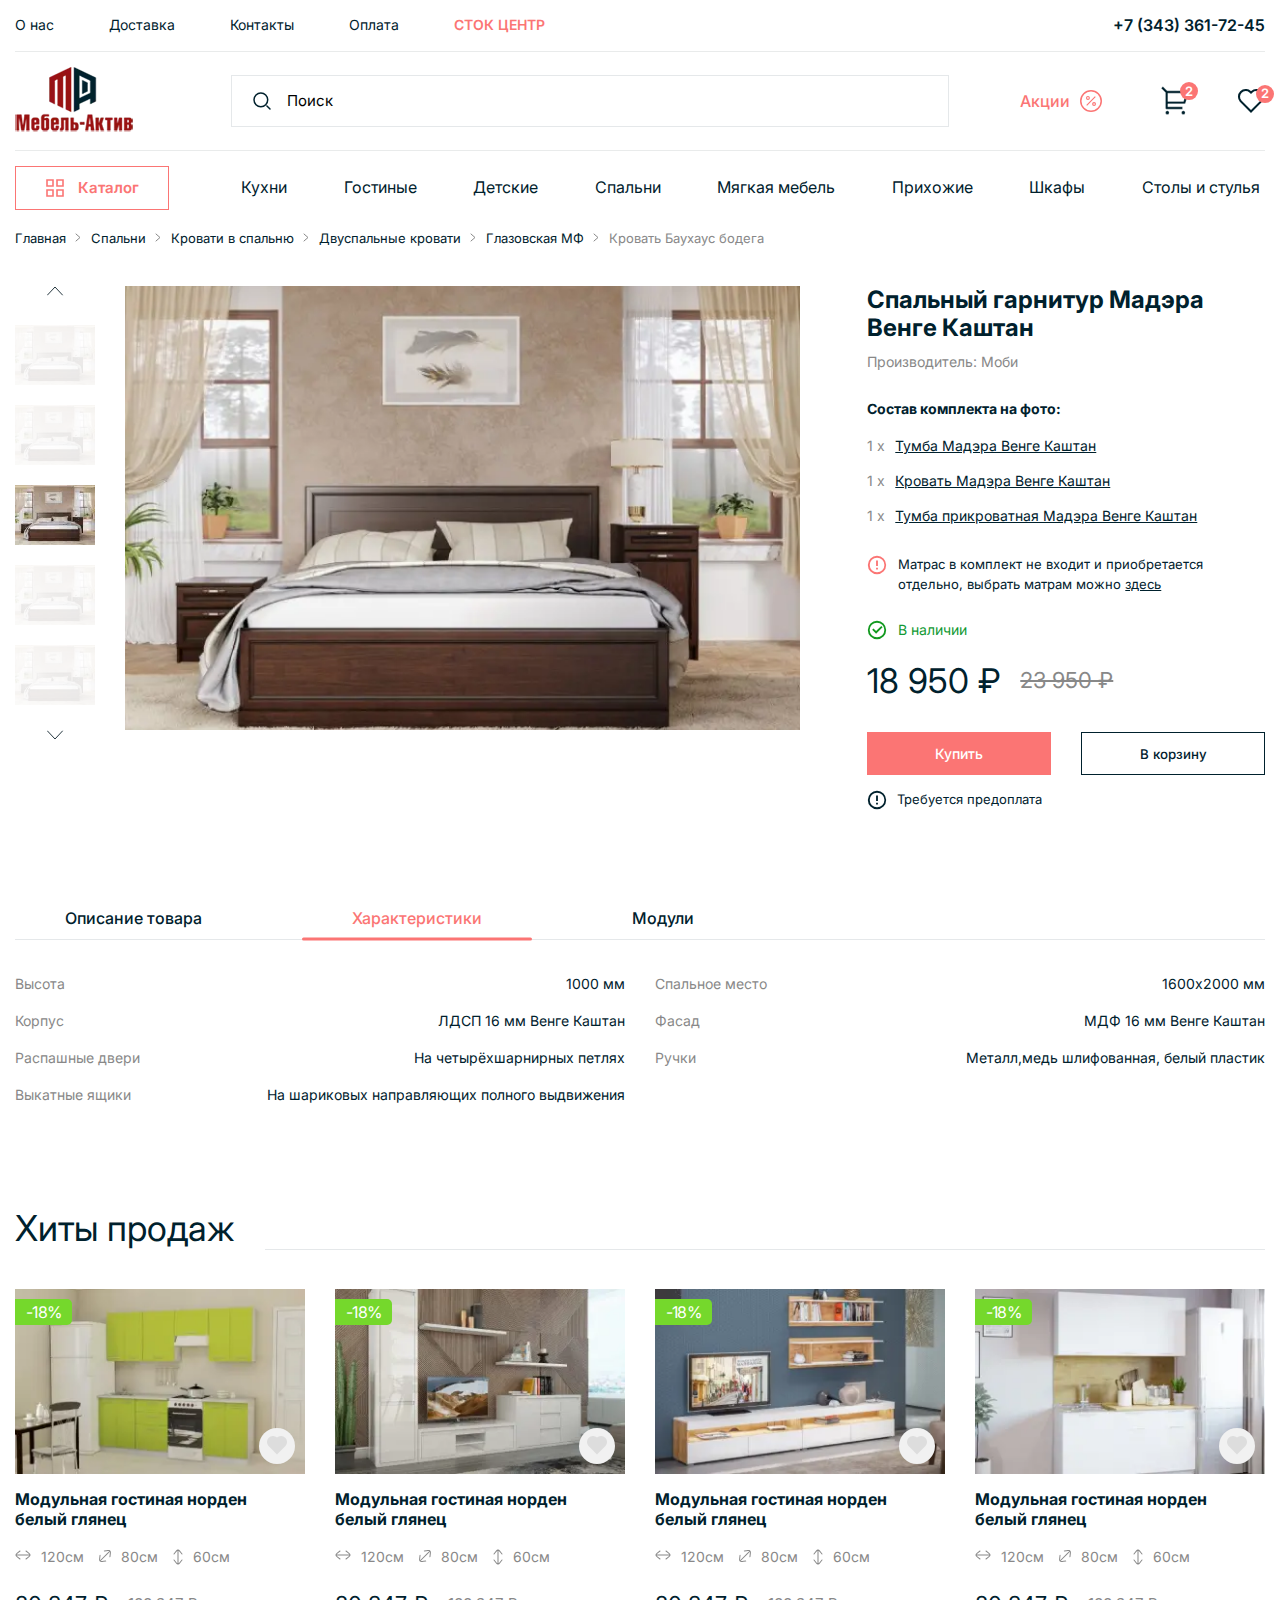
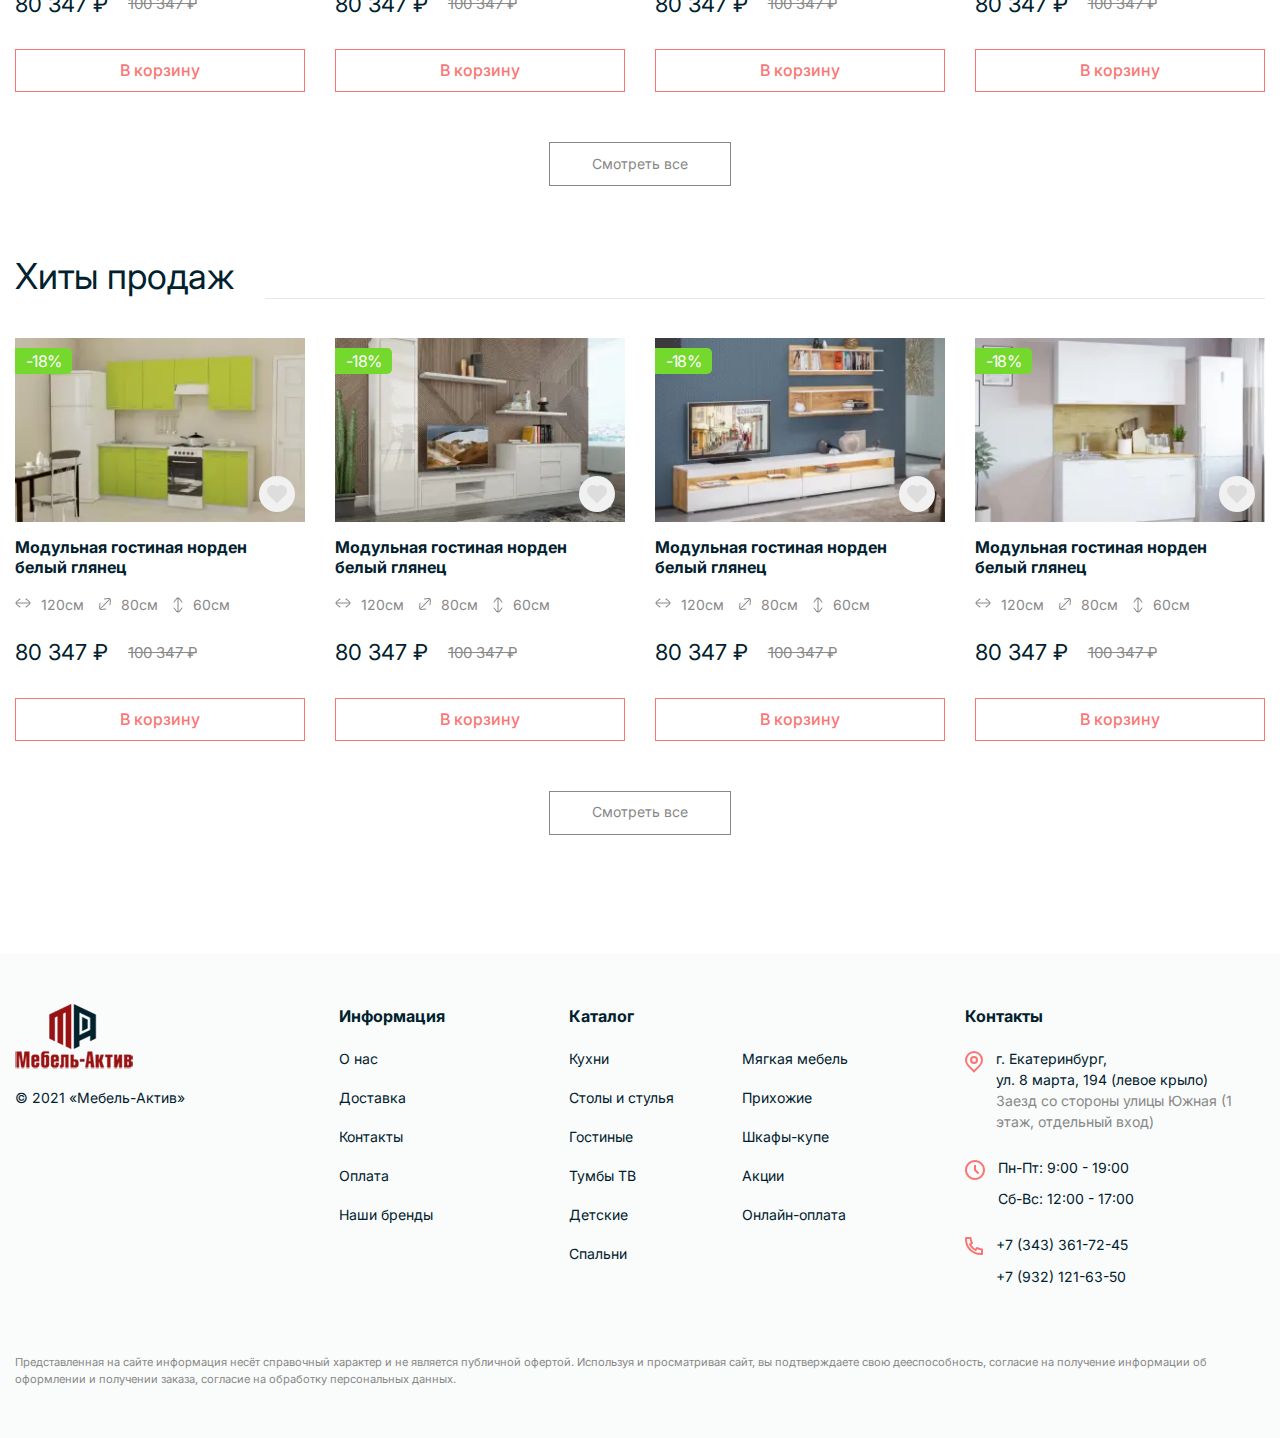
<file: product.html>
<!DOCTYPE html><html lang="en"> <head>	<title>Product</title>	<meta charset="UTF-8">	<meta name="format-detection" content="telephone=no">	<link rel="stylesheet" href="css/style.min.css">	<link rel="shortcut icon" href="favicon.ico">	<!-- <meta name="robots" content="noindex, nofollow"> -->	<!-- <meta name="viewport" content="width=device-width, initial-scale=1.0, maximum-scale=1.0, user-scalable=0"> -->	<meta name="viewport" content="width=device-width, initial-scale=1.0"></head><body>   <div class="wrapper">      <header class="header">   <div class="header__top top-header">      <div class="top-header__container _container">         <div class="top-header__body">            <div class="top-header__menu menu">               <div class="menu__icon icon-menu">                  <span></span>                  <span></span>                  <span></span>               </div>               <nav class="menu__body">                  <ul class="menu__list">                     <li><a href="#" class="menu__link">О нас</a></li>                     <li><a href="#" class="menu__link">Доставка</a></li>                     <li><a href="#" class="menu__link">Контакты</a></li>                     <li><a href="#" class="menu__link">Оплата</a></li>                     <li><a href="#" class="menu__link menu__link-red">СТОК ЦЕНТР</a></li>                  </ul>               </nav>            </div>            <a href="tel: +73433617245" class="top-header__call">+7 (343) 361-72-45</a>         </div>      </div>   </div>   <div class="header__actions actions-header">      <div class="actions-header__container _container">         <div class="actions-header__body">            <a href="#" class="actions-header__logo">               <picture><source srcset="img/logo/logo.webp" type="image/webp"><img src="img/logo/logo.png" alt="logo"></picture>            </a>            <div data-da=".actions-header__body,767.98" class="actions-header__search search-header">               <button class="search-header__button">                  <picture><source srcset="img/header/icons/search.svg" type="image/webp"><img src="img/header/icons/search.svg" alt="search"></picture>               </button>               <input type="text" data-value="Поиск" class="search-header__input">            </div>            <div class="actions-header__items">               <a href="#" class="actions-header__stock">                  <span>Акции</span>                  <picture><source srcset="img/header/icons/stock.svg" type="image/webp"><img src="img/header/icons/stock.svg" alt="stock"></picture>               </a>               <div class="actions-header__icons">                  <a href="#" class="actions-header__icon">                     <picture><source srcset="img/header/icons/buy.svg" type="image/webp"><img src="img/header/icons/buy.svg" alt="buy"></picture>                     <span>2</span>                  </a>                  <a href="#" class="actions-header__icon">                     <picture><source srcset="img/header/icons/like.svg" type="image/webp"><img src="img/header/icons/like.svg" alt="like"></picture>                     <span>2</span>                  </a>               </div>            </div>         </div>      </div>   </div>   <div class="header__bottom bottom-header">      <div class="bottom-header__container _container">         <div class="bottom-header__body">            <button type="button" class="bottom-header__btn">               <picture><source srcset="img/header/icons/catalog.svg" type="image/webp"><img class="bottom-header__btn-catalog" src="img/header/icons/catalog.svg" alt=""></picture>               <picture><source srcset="img/header/icons/Close.svg" type="image/webp"><img class="bottom-header__btn-close" src="img/header/icons/Close.svg" alt=""></picture>               <span>Каталог</span>            </button>            <div class="bottom-header__list">               <div class="bottom-header__item"><span>Кухни</span>                  <div class="bottom-header__sublist sublist-header">                     <ul class="sublist-header__column">                        <li><a href="#" class="sublist-header__item sublist-header__item-strong">Гостиные гарнитуры</a>                        </li>                        <li><a href="#" class="sublist-header__item">Классические кроватки</a></li>                        <li><a href="#" class="sublist-header__item">Колыбели, люльки</a></li>                        <li><a href="#" class="sublist-header__item">Кроватки колесо-качалки</a></li>                        <li><a href="#" class="sublist-header__item">Кроватки с маятником</a></li>                        <li><a href="#" class="sublist-header__item">Кроватки-трансформеры</a></li>                        <li><a href="#" class="sublist-header__item sublist-header__item-strong">Гостиные гарнитуры</a>                        </li>                        <li><a href="#" class="sublist-header__item sublist-header__item-strong">Модульные гарнитуры</a>                        </li>                        <li><a href="#" class="sublist-header__item sublist-header__item-strong">Стенки</a></li>                     </ul>                     <ul class="sublist-header__column">                        <li><a href="#" class="sublist-header__item sublist-header__item-strong">Кресла-качалки</a></li>                        <li><a href="#" class="sublist-header__item sublist-header__item-strong">Комоды для гостиной</a>                        </li>                        <li><a href="#" class="sublist-header__item sublist-header__item-strong">Шкафы для гостиной</a>                        </li>                        <li><a href="#" class="sublist-header__item sublist-header__item-strong">Столы для гостиной</a>                        </li>                        <li><a href="#" class="sublist-header__item">Столы для гостиной</a></li>                        <li><a href="#" class="sublist-header__item">Журнальные столики</a></li>                        <li><a href="#" class="sublist-header__item">Консольные столы</a></li>                        <li><a href="#" class="sublist-header__item">Кофейные столики</a></li>                        <li><a href="#" class="sublist-header__item">Приставные столики</a></li>                     </ul>                     <ul class="sublist-header__column">                        <li><a href="#" class="sublist-header__item">Сервировочные столики</a></li>                        <li><a href="#" class="sublist-header__item">Журнальные столики по индивидуальным размерам</a>                        </li>                        <li><a href="#" class="sublist-header__item sublist-header__item-strong">Кресла для гостиной</a>                        </li>                        <li><a href="#" class="sublist-header__item sublist-header__item-strong">Тумбы для посуды</a>                        </li>                        <li><a href="#" class="sublist-header__item sublist-header__item-strong">Тумбы</a></li>                     </ul>                  </div>               </div>               <div class="bottom-header__item"><span>Гостиные</span>                  <div class="bottom-header__sublist sublist-header">                     <ul class="sublist-header__column">                        <li><a href="#" class="sublist-header__item sublist-header__item-strong">Гостиные гарнитуры</a>                        </li>                        <li><a href="#" class="sublist-header__item">Классические кроватки</a></li>                        <li><a href="#" class="sublist-header__item">Колыбели, люльки</a></li>                        <li><a href="#" class="sublist-header__item">Кроватки колесо-качалки</a></li>                        <li><a href="#" class="sublist-header__item">Кроватки с маятником</a></li>                        <li><a href="#" class="sublist-header__item">Кроватки-трансформеры</a></li>                        <li><a href="#" class="sublist-header__item sublist-header__item-strong">Гостиные гарнитуры</a>                        </li>                        <li><a href="#" class="sublist-header__item sublist-header__item-strong">Модульные гарнитуры</a>                        </li>                        <li><a href="#" class="sublist-header__item sublist-header__item-strong">Стенки</a></li>                     </ul>                     <ul class="sublist-header__column">                        <li><a href="#" class="sublist-header__item sublist-header__item-strong">Кресла-качалки</a></li>                        <li><a href="#" class="sublist-header__item sublist-header__item-strong">Комоды для гостиной</a>                        </li>                        <li><a href="#" class="sublist-header__item sublist-header__item-strong">Шкафы для гостиной</a>                        </li>                        <li><a href="#" class="sublist-header__item sublist-header__item-strong">Столы для гостиной</a>                        </li>                        <li><a href="#" class="sublist-header__item">Столы для гостиной</a></li>                        <li><a href="#" class="sublist-header__item">Журнальные столики</a></li>                        <li><a href="#" class="sublist-header__item">Консольные столы</a></li>                        <li><a href="#" class="sublist-header__item">Кофейные столики</a></li>                        <li><a href="#" class="sublist-header__item">Приставные столики</a></li>                     </ul>                     <ul class="sublist-header__column">                        <li><a href="#" class="sublist-header__item">Сервировочные столики</a></li>                        <li><a href="#" class="sublist-header__item">Журнальные столики по индивидуальным размерам</a>                        </li>                        <li><a href="#" class="sublist-header__item sublist-header__item-strong">Кресла для гостиной</a>                        </li>                        <li><a href="#" class="sublist-header__item sublist-header__item-strong">Тумбы для посуды</a>                        </li>                        <li><a href="#" class="sublist-header__item sublist-header__item-strong">Тумбы</a></li>                     </ul>                  </div>               </div>               <div class="bottom-header__item"><span>Детские</span>                  <div class="bottom-header__sublist sublist-header">                     <ul class="sublist-header__column">                        <li><a href="#" class="sublist-header__item sublist-header__item-strong">Гостиные гарнитуры</a>                        </li>                        <li><a href="#" class="sublist-header__item">Классические кроватки</a></li>                        <li><a href="#" class="sublist-header__item">Колыбели, люльки</a></li>                        <li><a href="#" class="sublist-header__item">Кроватки колесо-качалки</a></li>                        <li><a href="#" class="sublist-header__item">Кроватки с маятником</a></li>                        <li><a href="#" class="sublist-header__item">Кроватки-трансформеры</a></li>                        <li><a href="#" class="sublist-header__item sublist-header__item-strong">Гостиные гарнитуры</a>                        </li>                        <li><a href="#" class="sublist-header__item sublist-header__item-strong">Модульные гарнитуры</a>                        </li>                        <li><a href="#" class="sublist-header__item sublist-header__item-strong">Стенки</a></li>                     </ul>                     <ul class="sublist-header__column">                        <li><a href="#" class="sublist-header__item sublist-header__item-strong">Кресла-качалки</a></li>                        <li><a href="#" class="sublist-header__item sublist-header__item-strong">Комоды для гостиной</a>                        </li>                        <li><a href="#" class="sublist-header__item sublist-header__item-strong">Шкафы для гостиной</a>                        </li>                        <li><a href="#" class="sublist-header__item sublist-header__item-strong">Столы для гостиной</a>                        </li>                        <li><a href="#" class="sublist-header__item">Столы для гостиной</a></li>                        <li><a href="#" class="sublist-header__item">Журнальные столики</a></li>                        <li><a href="#" class="sublist-header__item">Консольные столы</a></li>                        <li><a href="#" class="sublist-header__item">Кофейные столики</a></li>                        <li><a href="#" class="sublist-header__item">Приставные столики</a></li>                     </ul>                     <ul class="sublist-header__column">                        <li><a href="#" class="sublist-header__item">Сервировочные столики</a></li>                        <li><a href="#" class="sublist-header__item">Журнальные столики по индивидуальным размерам</a>                        </li>                        <li><a href="#" class="sublist-header__item sublist-header__item-strong">Кресла для гостиной</a>                        </li>                        <li><a href="#" class="sublist-header__item sublist-header__item-strong">Тумбы для посуды</a>                        </li>                        <li><a href="#" class="sublist-header__item sublist-header__item-strong">Тумбы</a></li>                     </ul>                  </div>               </div>               <div class="bottom-header__item"><span>Спальни</span>                  <div class="bottom-header__sublist sublist-header">                     <ul class="sublist-header__column">                        <li><a href="#" class="sublist-header__item sublist-header__item-strong">Гостиные гарнитуры</a>                        </li>                        <li><a href="#" class="sublist-header__item">Классические кроватки</a></li>                        <li><a href="#" class="sublist-header__item">Колыбели, люльки</a></li>                        <li><a href="#" class="sublist-header__item">Кроватки колесо-качалки</a></li>                        <li><a href="#" class="sublist-header__item">Кроватки с маятником</a></li>                        <li><a href="#" class="sublist-header__item">Кроватки-трансформеры</a></li>                        <li><a href="#" class="sublist-header__item sublist-header__item-strong">Гостиные гарнитуры</a>                        </li>                        <li><a href="#" class="sublist-header__item sublist-header__item-strong">Модульные гарнитуры</a>                        </li>                        <li><a href="#" class="sublist-header__item sublist-header__item-strong">Стенки</a></li>                     </ul>                     <ul class="sublist-header__column">                        <li><a href="#" class="sublist-header__item sublist-header__item-strong">Кресла-качалки</a></li>                        <li><a href="#" class="sublist-header__item sublist-header__item-strong">Комоды для гостиной</a>                        </li>                        <li><a href="#" class="sublist-header__item sublist-header__item-strong">Шкафы для гостиной</a>                        </li>                        <li><a href="#" class="sublist-header__item sublist-header__item-strong">Столы для гостиной</a>                        </li>                        <li><a href="#" class="sublist-header__item">Столы для гостиной</a></li>                        <li><a href="#" class="sublist-header__item">Журнальные столики</a></li>                        <li><a href="#" class="sublist-header__item">Консольные столы</a></li>                        <li><a href="#" class="sublist-header__item">Кофейные столики</a></li>                        <li><a href="#" class="sublist-header__item">Приставные столики</a></li>                     </ul>                     <ul class="sublist-header__column">                        <li><a href="#" class="sublist-header__item">Сервировочные столики</a></li>                        <li><a href="#" class="sublist-header__item">Журнальные столики по индивидуальным размерам</a>                        </li>                        <li><a href="#" class="sublist-header__item sublist-header__item-strong">Кресла для гостиной</a>                        </li>                        <li><a href="#" class="sublist-header__item sublist-header__item-strong">Тумбы для посуды</a>                        </li>                        <li><a href="#" class="sublist-header__item sublist-header__item-strong">Тумбы</a></li>                     </ul>                  </div>               </div>               <div class="bottom-header__item"><span>Мягкая мебель</span>                  <div class="bottom-header__sublist sublist-header">                     <ul class="sublist-header__column">                        <li><a href="#" class="sublist-header__item sublist-header__item-strong">Гостиные гарнитуры</a>                        </li>                        <li><a href="#" class="sublist-header__item">Классические кроватки</a></li>                        <li><a href="#" class="sublist-header__item">Колыбели, люльки</a></li>                        <li><a href="#" class="sublist-header__item">Кроватки колесо-качалки</a></li>                        <li><a href="#" class="sublist-header__item">Кроватки с маятником</a></li>                        <li><a href="#" class="sublist-header__item">Кроватки-трансформеры</a></li>                        <li><a href="#" class="sublist-header__item sublist-header__item-strong">Гостиные гарнитуры</a>                        </li>                        <li><a href="#" class="sublist-header__item sublist-header__item-strong">Модульные гарнитуры</a>                        </li>                        <li><a href="#" class="sublist-header__item sublist-header__item-strong">Стенки</a></li>                     </ul>                     <ul class="sublist-header__column">                        <li><a href="#" class="sublist-header__item sublist-header__item-strong">Кресла-качалки</a></li>                        <li><a href="#" class="sublist-header__item sublist-header__item-strong">Комоды для гостиной</a>                        </li>                        <li><a href="#" class="sublist-header__item sublist-header__item-strong">Шкафы для гостиной</a>                        </li>                        <li><a href="#" class="sublist-header__item sublist-header__item-strong">Столы для гостиной</a>                        </li>                        <li><a href="#" class="sublist-header__item">Столы для гостиной</a></li>                        <li><a href="#" class="sublist-header__item">Журнальные столики</a></li>                        <li><a href="#" class="sublist-header__item">Консольные столы</a></li>                        <li><a href="#" class="sublist-header__item">Кофейные столики</a></li>                        <li><a href="#" class="sublist-header__item">Приставные столики</a></li>                     </ul>                     <ul class="sublist-header__column">                        <li><a href="#" class="sublist-header__item">Сервировочные столики</a></li>                        <li><a href="#" class="sublist-header__item">Журнальные столики по индивидуальным размерам</a>                        </li>                        <li><a href="#" class="sublist-header__item sublist-header__item-strong">Кресла для гостиной</a>                        </li>                        <li><a href="#" class="sublist-header__item sublist-header__item-strong">Тумбы для посуды</a>                        </li>                        <li><a href="#" class="sublist-header__item sublist-header__item-strong">Тумбы</a></li>                     </ul>                  </div>               </div>               <div class="bottom-header__item"><span>Прихожие</span>                  <div class="bottom-header__sublist sublist-header">                     <ul class="sublist-header__column">                        <li><a href="#" class="sublist-header__item sublist-header__item-strong">Гостиные гарнитуры</a>                        </li>                        <li><a href="#" class="sublist-header__item">Классические кроватки</a></li>                        <li><a href="#" class="sublist-header__item">Колыбели, люльки</a></li>                        <li><a href="#" class="sublist-header__item">Кроватки колесо-качалки</a></li>                        <li><a href="#" class="sublist-header__item">Кроватки с маятником</a></li>                        <li><a href="#" class="sublist-header__item">Кроватки-трансформеры</a></li>                        <li><a href="#" class="sublist-header__item sublist-header__item-strong">Гостиные гарнитуры</a>                        </li>                        <li><a href="#" class="sublist-header__item sublist-header__item-strong">Модульные гарнитуры</a>                        </li>                        <li><a href="#" class="sublist-header__item sublist-header__item-strong">Стенки</a></li>                     </ul>                     <ul class="sublist-header__column">                        <li><a href="#" class="sublist-header__item sublist-header__item-strong">Кресла-качалки</a></li>                        <li><a href="#" class="sublist-header__item sublist-header__item-strong">Комоды для гостиной</a>                        </li>                        <li><a href="#" class="sublist-header__item sublist-header__item-strong">Шкафы для гостиной</a>                        </li>                        <li><a href="#" class="sublist-header__item sublist-header__item-strong">Столы для гостиной</a>                        </li>                        <li><a href="#" class="sublist-header__item">Столы для гостиной</a></li>                        <li><a href="#" class="sublist-header__item">Журнальные столики</a></li>                        <li><a href="#" class="sublist-header__item">Консольные столы</a></li>                        <li><a href="#" class="sublist-header__item">Кофейные столики</a></li>                        <li><a href="#" class="sublist-header__item">Приставные столики</a></li>                     </ul>                     <ul class="sublist-header__column">                        <li><a href="#" class="sublist-header__item">Сервировочные столики</a></li>                        <li><a href="#" class="sublist-header__item">Журнальные столики по индивидуальным размерам</a>                        </li>                        <li><a href="#" class="sublist-header__item sublist-header__item-strong">Кресла для гостиной</a>                        </li>                        <li><a href="#" class="sublist-header__item sublist-header__item-strong">Тумбы для посуды</a>                        </li>                        <li><a href="#" class="sublist-header__item sublist-header__item-strong">Тумбы</a></li>                     </ul>                  </div>               </div>               <div class="bottom-header__item"><span>Шкафы</span>                  <div class="bottom-header__sublist sublist-header">                     <ul class="sublist-header__column">                        <li><a href="#" class="sublist-header__item sublist-header__item-strong">Гостиные гарнитуры</a>                        </li>                        <li><a href="#" class="sublist-header__item">Классические кроватки</a></li>                        <li><a href="#" class="sublist-header__item">Колыбели, люльки</a></li>                        <li><a href="#" class="sublist-header__item">Кроватки колесо-качалки</a></li>                        <li><a href="#" class="sublist-header__item">Кроватки с маятником</a></li>                        <li><a href="#" class="sublist-header__item">Кроватки-трансформеры</a></li>                        <li><a href="#" class="sublist-header__item sublist-header__item-strong">Гостиные гарнитуры</a>                        </li>                        <li><a href="#" class="sublist-header__item sublist-header__item-strong">Модульные гарнитуры</a>                        </li>                        <li><a href="#" class="sublist-header__item sublist-header__item-strong">Стенки</a></li>                     </ul>                     <ul class="sublist-header__column">                        <li><a href="#" class="sublist-header__item sublist-header__item-strong">Кресла-качалки</a></li>                        <li><a href="#" class="sublist-header__item sublist-header__item-strong">Комоды для гостиной</a>                        </li>                        <li><a href="#" class="sublist-header__item sublist-header__item-strong">Шкафы для гостиной</a>                        </li>                        <li><a href="#" class="sublist-header__item sublist-header__item-strong">Столы для гостиной</a>                        </li>                        <li><a href="#" class="sublist-header__item">Столы для гостиной</a></li>                        <li><a href="#" class="sublist-header__item">Журнальные столики</a></li>                        <li><a href="#" class="sublist-header__item">Консольные столы</a></li>                        <li><a href="#" class="sublist-header__item">Кофейные столики</a></li>                        <li><a href="#" class="sublist-header__item">Приставные столики</a></li>                     </ul>                     <ul class="sublist-header__column">                        <li><a href="#" class="sublist-header__item">Сервировочные столики</a></li>                        <li><a href="#" class="sublist-header__item">Журнальные столики по индивидуальным размерам</a>                        </li>                        <li><a href="#" class="sublist-header__item sublist-header__item-strong">Кресла для гостиной</a>                        </li>                        <li><a href="#" class="sublist-header__item sublist-header__item-strong">Тумбы для посуды</a>                        </li>                        <li><a href="#" class="sublist-header__item sublist-header__item-strong">Тумбы</a></li>                     </ul>                  </div>               </div>               <div class="bottom-header__item"><span>Столы и стулья</span>                  <div class="bottom-header__sublist sublist-header">                     <ul class="sublist-header__column">                        <li><a href="#" class="sublist-header__item sublist-header__item-strong">Гостиные гарнитуры</a>                        </li>                        <li><a href="#" class="sublist-header__item">Классические кроватки</a></li>                        <li><a href="#" class="sublist-header__item">Колыбели, люльки</a></li>                        <li><a href="#" class="sublist-header__item">Кроватки колесо-качалки</a></li>                        <li><a href="#" class="sublist-header__item">Кроватки с маятником</a></li>                        <li><a href="#" class="sublist-header__item">Кроватки-трансформеры</a></li>                        <li><a href="#" class="sublist-header__item sublist-header__item-strong">Гостиные гарнитуры</a>                        </li>                        <li><a href="#" class="sublist-header__item sublist-header__item-strong">Модульные гарнитуры</a>                        </li>                        <li><a href="#" class="sublist-header__item sublist-header__item-strong">Стенки</a></li>                     </ul>                     <ul class="sublist-header__column">                        <li><a href="#" class="sublist-header__item sublist-header__item-strong">Кресла-качалки</a></li>                        <li><a href="#" class="sublist-header__item sublist-header__item-strong">Комоды для гостиной</a>                        </li>                        <li><a href="#" class="sublist-header__item sublist-header__item-strong">Шкафы для гостиной</a>                        </li>                        <li><a href="#" class="sublist-header__item sublist-header__item-strong">Столы для гостиной</a>                        </li>                        <li><a href="#" class="sublist-header__item">Столы для гостиной</a></li>                        <li><a href="#" class="sublist-header__item">Журнальные столики</a></li>                        <li><a href="#" class="sublist-header__item">Консольные столы</a></li>                        <li><a href="#" class="sublist-header__item">Кофейные столики</a></li>                        <li><a href="#" class="sublist-header__item">Приставные столики</a></li>                     </ul>                     <ul class="sublist-header__column">                        <li><a href="#" class="sublist-header__item">Сервировочные столики</a></li>                        <li><a href="#" class="sublist-header__item">Журнальные столики по индивидуальным размерам</a>                        </li>                        <li><a href="#" class="sublist-header__item sublist-header__item-strong">Кресла для гостиной</a>                        </li>                        <li><a href="#" class="sublist-header__item sublist-header__item-strong">Тумбы для посуды</a>                        </li>                        <li><a href="#" class="sublist-header__item sublist-header__item-strong">Тумбы</a></li>                     </ul>                  </div>               </div>            </div>         </div>      </div>      <div class="bottom-header__catalog catalog-header">         <div class="catalog-header__container _container">            <div class="catalog-header__body _tabs">               <div class="catalog-header__aside">                  <div class="catalog-header__item _tabs-item _active">Кухни</div>                  <div class="catalog-header__item _tabs-item">Гостиные</div>                  <div class="catalog-header__item _tabs-item">Детские</div>                  <div class="catalog-header__item _tabs-item">Спальни</div>                  <div class="catalog-header__item _tabs-item">Мягкая мебель</div>                  <div class="catalog-header__item _tabs-item">Прихожие</div>                  <div class="catalog-header__item _tabs-item">Шкафы</div>                  <div class="catalog-header__item _tabs-item">Столы и стулья</div>                  <div class="catalog-header__item _tabs-item">Столы письменные</div>                  <div class="catalog-header__item _tabs-item">Комоды</div>                  <div class="catalog-header__item _tabs-item">Компьютерные столы</div>                  <div class="catalog-header__item _tabs-item">Матрасы</div>                  <div class="catalog-header__item _tabs-item">Полки</div>                  <div class="catalog-header__item _tabs-item">Компьютерные кресла</div>               </div>               <div class="catalog-header__content">                  <div class="catalog-header__block _tabs-block _active">                     <div class="catalog-header__grid">                        <ul class="catalog-header__column">                           <li><a href="#" class="catalog-header__text catalog-header__text-strong">Гостиные                                 гарнитуры</a>                           </li>                           <li><a href="#" class="catalog-header__text">Классические кроватки</a></li>                           <li><a href="#" class="catalog-header__text">Колыбели, люльки</a></li>                           <li><a href="#" class="catalog-header__text">Кроватки колесо-качалки</a></li>                           <li><a href="#" class="catalog-header__text">Кроватки с маятником</a></li>                           <li><a href="#" class="catalog-header__text">Кроватки-трансформеры</a></li>                           <li><a href="#" class="catalog-header__text catalog-header__text-strong">Гостиные                                 гарнитуры</a>                           </li>                           <li><a href="#" class="catalog-header__text catalog-header__text-strong">Модульные                                 гарнитуры</a>                           </li>                           <li><a href="#" class="catalog-header__text catalog-header__text-strong">Стенки</a></li>                        </ul>                        <ul class="catalog-header__column">                           <li><a href="#" class="catalog-header__text catalog-header__text-strong">Гостиные                                 гарнитуры</a>                           </li>                           <li><a href="#" class="catalog-header__text catalog-header__text-strong">Классические                                 кроватки</a></li>                           <li><a href="#" class="catalog-header__text catalog-header__text-strong">Колыбели, люльки</a>                           </li>                           <li><a href="#" class="catalog-header__text catalog-header__text-strong">Кроватки                                 колесо-качалки</a></li>                           <li><a href="#" class="catalog-header__text">Кроватки с маятником</a></li>                           <li><a href="#" class="catalog-header__text">Кроватки-трансформеры</a></li>                           <li><a href="#" class="catalog-header__text">Гостиные гарнитуры</a></li>                           <li><a href="#" class="catalog-header__text">Модульные гарнитуры</a></li>                           <li><a href="#" class="catalog-header__text">Стенки</a></li>                        </ul>                        <ul class="catalog-header__column">                           <li><a href="#" class="catalog-header__text">Гостиные гарнитуры</a></li>                           <li><a href="#" class="catalog-header__text">Классические кроватки</a></li>                           <li><a href="#" class="catalog-header__text">Колыбели, люльки</a></li>                           <li><a href="#" class="catalog-header__text">Кроватки колесо-качалки</a></li>                           <li><a href="#" class="catalog-header__text">Кроватки с маятником</a></li>                           <li><a href="#" class="catalog-header__text">Кроватки-трансформеры</a></li>                           <li><a href="#" class="catalog-header__text catalog-header__text-strong">Гостиные                                 гарнитуры</a>                           </li>                           <li><a href="#" class="catalog-header__text catalog-header__text-strong">Модульные                                 гарнитуры</a>                           </li>                           <li><a href="#" class="catalog-header__text catalog-header__text-strong">Стенки</a></li>                        </ul>                     </div>                  </div>                  <div class="catalog-header__block _tabs-block">                     <div class="catalog-header__grid">                        <ul class="catalog-header__column">                           <li><a href="#" class="catalog-header__text catalog-header__text-strong">Гостиные                                 гарнитуры</a>                           </li>                           <li><a href="#" class="catalog-header__text">Классические кроватки</a></li>                           <li><a href="#" class="catalog-header__text">Колыбели, люльки</a></li>                           <li><a href="#" class="catalog-header__text">Кроватки колесо-качалки</a></li>                           <li><a href="#" class="catalog-header__text">Кроватки с маятником</a></li>                           <li><a href="#" class="catalog-header__text">Кроватки-трансформеры</a></li>                           <li><a href="#" class="catalog-header__text catalog-header__text-strong">Гостиные                                 гарнитуры</a>                           </li>                           <li><a href="#" class="catalog-header__text catalog-header__text-strong">Модульные                                 гарнитуры</a>                           </li>                           <li><a href="#" class="catalog-header__text catalog-header__text-strong">Стенки</a></li>                        </ul>                        <ul class="catalog-header__column">                           <li><a href="#" class="catalog-header__text catalog-header__text-strong">Гостиные                                 гарнитуры</a>                           </li>                           <li><a href="#" class="catalog-header__text catalog-header__text-strong">Классические                                 кроватки</a></li>                           <li><a href="#" class="catalog-header__text catalog-header__text-strong">Колыбели, люльки</a>                           </li>                           <li><a href="#" class="catalog-header__text catalog-header__text-strong">Кроватки                                 колесо-качалки</a></li>                           <li><a href="#" class="catalog-header__text">Кроватки с маятником</a></li>                           <li><a href="#" class="catalog-header__text">Кроватки-трансформеры</a></li>                           <li><a href="#" class="catalog-header__text">Гостиные гарнитуры</a></li>                           <li><a href="#" class="catalog-header__text">Модульные гарнитуры</a></li>                           <li><a href="#" class="catalog-header__text">Стенки</a></li>                        </ul>                     </div>                  </div>                  <div class="catalog-header__block _tabs-block">                     <div class="catalog-header__grid">                        <ul class="catalog-header__column">                           <li><a href="#" class="catalog-header__text catalog-header__text-strong">Гостиные                                 гарнитуры</a>                           </li>                           <li><a href="#" class="catalog-header__text">Классические кроватки</a></li>                           <li><a href="#" class="catalog-header__text">Колыбели, люльки</a></li>                           <li><a href="#" class="catalog-header__text">Кроватки колесо-качалки</a></li>                           <li><a href="#" class="catalog-header__text">Кроватки с маятником</a></li>                           <li><a href="#" class="catalog-header__text">Кроватки-трансформеры</a></li>                           <li><a href="#" class="catalog-header__text catalog-header__text-strong">Гостиные                                 гарнитуры</a>                           </li>                           <li><a href="#" class="catalog-header__text catalog-header__text-strong">Модульные                                 гарнитуры</a>                           </li>                           <li><a href="#" class="catalog-header__text catalog-header__text-strong">Стенки</a></li>                        </ul>                        <ul class="catalog-header__column">                           <li><a href="#" class="catalog-header__text catalog-header__text-strong">Гостиные                                 гарнитуры</a>                           </li>                           <li><a href="#" class="catalog-header__text catalog-header__text-strong">Классические                                 кроватки</a></li>                           <li><a href="#" class="catalog-header__text catalog-header__text-strong">Колыбели, люльки</a>                           </li>                           <li><a href="#" class="catalog-header__text catalog-header__text-strong">Кроватки                                 колесо-качалки</a></li>                           <li><a href="#" class="catalog-header__text">Кроватки с маятником</a></li>                           <li><a href="#" class="catalog-header__text">Кроватки-трансформеры</a></li>                           <li><a href="#" class="catalog-header__text">Гостиные гарнитуры</a></li>                           <li><a href="#" class="catalog-header__text">Модульные гарнитуры</a></li>                           <li><a href="#" class="catalog-header__text">Стенки</a></li>                        </ul>                        <ul class="catalog-header__column">                           <li><a href="#" class="catalog-header__text">Гостиные гарнитуры</a></li>                           <li><a href="#" class="catalog-header__text">Классические кроватки</a></li>                           <li><a href="#" class="catalog-header__text">Колыбели, люльки</a></li>                           <li><a href="#" class="catalog-header__text">Кроватки колесо-качалки</a></li>                           <li><a href="#" class="catalog-header__text">Кроватки с маятником</a></li>                           <li><a href="#" class="catalog-header__text">Кроватки-трансформеры</a></li>                           <li><a href="#" class="catalog-header__text catalog-header__text-strong">Гостиные                                 гарнитуры</a>                           </li>                           <li><a href="#" class="catalog-header__text catalog-header__text-strong">Модульные                                 гарнитуры</a>                           </li>                           <li><a href="#" class="catalog-header__text catalog-header__text-strong">Стенки</a></li>                        </ul>                     </div>                  </div>                  <div class="catalog-header__block _tabs-block">                     <div class="catalog-header__grid">                        <ul class="catalog-header__column">                           <li><a href="#" class="catalog-header__text catalog-header__text-strong">Гостиные                                 гарнитуры</a>                           </li>                           <li><a href="#" class="catalog-header__text">Классические кроватки</a></li>                           <li><a href="#" class="catalog-header__text">Колыбели, люльки</a></li>                           <li><a href="#" class="catalog-header__text">Кроватки колесо-качалки</a></li>                           <li><a href="#" class="catalog-header__text">Кроватки с маятником</a></li>                           <li><a href="#" class="catalog-header__text">Кроватки-трансформеры</a></li>                           <li><a href="#" class="catalog-header__text catalog-header__text-strong">Гостиные                                 гарнитуры</a>                           </li>                           <li><a href="#" class="catalog-header__text catalog-header__text-strong">Модульные                                 гарнитуры</a>                           </li>                           <li><a href="#" class="catalog-header__text catalog-header__text-strong">Стенки</a></li>                        </ul>                        <ul class="catalog-header__column">                           <li><a href="#" class="catalog-header__text catalog-header__text-strong">Гостиные                                 гарнитуры</a>                           </li>                           <li><a href="#" class="catalog-header__text catalog-header__text-strong">Классические                                 кроватки</a></li>                           <li><a href="#" class="catalog-header__text catalog-header__text-strong">Колыбели, люльки</a>                           </li>                           <li><a href="#" class="catalog-header__text catalog-header__text-strong">Кроватки                                 колесо-качалки</a></li>                           <li><a href="#" class="catalog-header__text">Кроватки с маятником</a></li>                           <li><a href="#" class="catalog-header__text">Кроватки-трансформеры</a></li>                           <li><a href="#" class="catalog-header__text">Гостиные гарнитуры</a></li>                           <li><a href="#" class="catalog-header__text">Модульные гарнитуры</a></li>                           <li><a href="#" class="catalog-header__text">Стенки</a></li>                        </ul>                     </div>                  </div>                  <div class="catalog-header__block _tabs-block">                     <div class="catalog-header__grid">                        <ul class="catalog-header__column">                           <li><a href="#" class="catalog-header__text catalog-header__text-strong">Гостиные                                 гарнитуры</a>                           </li>                           <li><a href="#" class="catalog-header__text">Классические кроватки</a></li>                           <li><a href="#" class="catalog-header__text">Колыбели, люльки</a></li>                           <li><a href="#" class="catalog-header__text">Кроватки колесо-качалки</a></li>                           <li><a href="#" class="catalog-header__text">Кроватки с маятником</a></li>                           <li><a href="#" class="catalog-header__text">Кроватки-трансформеры</a></li>                           <li><a href="#" class="catalog-header__text catalog-header__text-strong">Гостиные                                 гарнитуры</a>                           </li>                           <li><a href="#" class="catalog-header__text catalog-header__text-strong">Модульные                                 гарнитуры</a>                           </li>                           <li><a href="#" class="catalog-header__text catalog-header__text-strong">Стенки</a></li>                        </ul>                        <ul class="catalog-header__column">                           <li><a href="#" class="catalog-header__text catalog-header__text-strong">Гостиные                                 гарнитуры</a>                           </li>                           <li><a href="#" class="catalog-header__text catalog-header__text-strong">Классические                                 кроватки</a></li>                           <li><a href="#" class="catalog-header__text catalog-header__text-strong">Колыбели, люльки</a>                           </li>                           <li><a href="#" class="catalog-header__text catalog-header__text-strong">Кроватки                                 колесо-качалки</a></li>                           <li><a href="#" class="catalog-header__text">Кроватки с маятником</a></li>                           <li><a href="#" class="catalog-header__text">Кроватки-трансформеры</a></li>                           <li><a href="#" class="catalog-header__text">Гостиные гарнитуры</a></li>                           <li><a href="#" class="catalog-header__text">Модульные гарнитуры</a></li>                           <li><a href="#" class="catalog-header__text">Стенки</a></li>                        </ul>                        <ul class="catalog-header__column">                           <li><a href="#" class="catalog-header__text">Гостиные гарнитуры</a></li>                           <li><a href="#" class="catalog-header__text">Классические кроватки</a></li>                           <li><a href="#" class="catalog-header__text">Колыбели, люльки</a></li>                           <li><a href="#" class="catalog-header__text">Кроватки колесо-качалки</a></li>                           <li><a href="#" class="catalog-header__text">Кроватки с маятником</a></li>                           <li><a href="#" class="catalog-header__text">Кроватки-трансформеры</a></li>                           <li><a href="#" class="catalog-header__text catalog-header__text-strong">Гостиные                                 гарнитуры</a>                           </li>                           <li><a href="#" class="catalog-header__text catalog-header__text-strong">Модульные                                 гарнитуры</a>                           </li>                           <li><a href="#" class="catalog-header__text catalog-header__text-strong">Стенки</a></li>                        </ul>                     </div>                  </div>                  <div class="catalog-header__block _tabs-block ">                     <div class="catalog-header__grid">                        <ul class="catalog-header__column">                           <li><a href="#" class="catalog-header__text catalog-header__text-strong">Гостиные                                 гарнитуры</a>                           </li>                           <li><a href="#" class="catalog-header__text">Классические кроватки</a></li>                           <li><a href="#" class="catalog-header__text">Колыбели, люльки</a></li>                           <li><a href="#" class="catalog-header__text">Кроватки колесо-качалки</a></li>                           <li><a href="#" class="catalog-header__text">Кроватки с маятником</a></li>                           <li><a href="#" class="catalog-header__text">Кроватки-трансформеры</a></li>                           <li><a href="#" class="catalog-header__text catalog-header__text-strong">Гостиные                                 гарнитуры</a>                           </li>                           <li><a href="#" class="catalog-header__text catalog-header__text-strong">Модульные                                 гарнитуры</a>                           </li>                           <li><a href="#" class="catalog-header__text catalog-header__text-strong">Стенки</a></li>                        </ul>                        <ul class="catalog-header__column">                           <li><a href="#" class="catalog-header__text catalog-header__text-strong">Гостиные                                 гарнитуры</a>                           </li>                           <li><a href="#" class="catalog-header__text catalog-header__text-strong">Классические                                 кроватки</a></li>                           <li><a href="#" class="catalog-header__text catalog-header__text-strong">Колыбели, люльки</a>                           </li>                           <li><a href="#" class="catalog-header__text catalog-header__text-strong">Кроватки                                 колесо-качалки</a></li>                           <li><a href="#" class="catalog-header__text">Кроватки с маятником</a></li>                           <li><a href="#" class="catalog-header__text">Кроватки-трансформеры</a></li>                           <li><a href="#" class="catalog-header__text">Гостиные гарнитуры</a></li>                           <li><a href="#" class="catalog-header__text">Модульные гарнитуры</a></li>                           <li><a href="#" class="catalog-header__text">Стенки</a></li>                        </ul>                     </div>                  </div>                  <div class="catalog-header__block _tabs-block ">                     <div class="catalog-header__grid">                        <ul class="catalog-header__column">                           <li><a href="#" class="catalog-header__text catalog-header__text-strong">Гостиные                                 гарнитуры</a>                           </li>                           <li><a href="#" class="catalog-header__text">Классические кроватки</a></li>                           <li><a href="#" class="catalog-header__text">Колыбели, люльки</a></li>                           <li><a href="#" class="catalog-header__text">Кроватки колесо-качалки</a></li>                           <li><a href="#" class="catalog-header__text">Кроватки с маятником</a></li>                           <li><a href="#" class="catalog-header__text">Кроватки-трансформеры</a></li>                           <li><a href="#" class="catalog-header__text catalog-header__text-strong">Гостиные                                 гарнитуры</a>                           </li>                           <li><a href="#" class="catalog-header__text catalog-header__text-strong">Модульные                                 гарнитуры</a>                           </li>                           <li><a href="#" class="catalog-header__text catalog-header__text-strong">Стенки</a></li>                        </ul>                        <ul class="catalog-header__column">                           <li><a href="#" class="catalog-header__text catalog-header__text-strong">Гостиные                                 гарнитуры</a>                           </li>                           <li><a href="#" class="catalog-header__text catalog-header__text-strong">Классические                                 кроватки</a></li>                           <li><a href="#" class="catalog-header__text catalog-header__text-strong">Колыбели, люльки</a>                           </li>                           <li><a href="#" class="catalog-header__text catalog-header__text-strong">Кроватки                                 колесо-качалки</a></li>                           <li><a href="#" class="catalog-header__text">Кроватки с маятником</a></li>                           <li><a href="#" class="catalog-header__text">Кроватки-трансформеры</a></li>                           <li><a href="#" class="catalog-header__text">Гостиные гарнитуры</a></li>                           <li><a href="#" class="catalog-header__text">Модульные гарнитуры</a></li>                           <li><a href="#" class="catalog-header__text">Стенки</a></li>                        </ul>                        <ul class="catalog-header__column">                           <li><a href="#" class="catalog-header__text">Гостиные гарнитуры</a></li>                           <li><a href="#" class="catalog-header__text">Классические кроватки</a></li>                           <li><a href="#" class="catalog-header__text">Колыбели, люльки</a></li>                           <li><a href="#" class="catalog-header__text">Кроватки колесо-качалки</a></li>                           <li><a href="#" class="catalog-header__text">Кроватки с маятником</a></li>                           <li><a href="#" class="catalog-header__text">Кроватки-трансформеры</a></li>                           <li><a href="#" class="catalog-header__text catalog-header__text-strong">Гостиные                                 гарнитуры</a>                           </li>                           <li><a href="#" class="catalog-header__text catalog-header__text-strong">Модульные                                 гарнитуры</a>                           </li>                           <li><a href="#" class="catalog-header__text catalog-header__text-strong">Стенки</a></li>                        </ul>                     </div>                  </div>                  <div class="catalog-header__block _tabs-block">                     <div class="catalog-header__grid">                        <ul class="catalog-header__column">                           <li><a href="#" class="catalog-header__text catalog-header__text-strong">Гостиные                                 гарнитуры</a>                           </li>                           <li><a href="#" class="catalog-header__text">Классические кроватки</a></li>                           <li><a href="#" class="catalog-header__text">Колыбели, люльки</a></li>                           <li><a href="#" class="catalog-header__text">Кроватки колесо-качалки</a></li>                           <li><a href="#" class="catalog-header__text">Кроватки с маятником</a></li>                           <li><a href="#" class="catalog-header__text">Кроватки-трансформеры</a></li>                           <li><a href="#" class="catalog-header__text catalog-header__text-strong">Гостиные                                 гарнитуры</a>                           </li>                           <li><a href="#" class="catalog-header__text catalog-header__text-strong">Модульные                                 гарнитуры</a>                           </li>                           <li><a href="#" class="catalog-header__text catalog-header__text-strong">Стенки</a></li>                        </ul>                        <ul class="catalog-header__column">                           <li><a href="#" class="catalog-header__text catalog-header__text-strong">Гостиные                                 гарнитуры</a>                           </li>                           <li><a href="#" class="catalog-header__text catalog-header__text-strong">Классические                                 кроватки</a></li>                           <li><a href="#" class="catalog-header__text catalog-header__text-strong">Колыбели, люльки</a>                           </li>                           <li><a href="#" class="catalog-header__text catalog-header__text-strong">Кроватки                                 колесо-качалки</a></li>                           <li><a href="#" class="catalog-header__text">Кроватки с маятником</a></li>                           <li><a href="#" class="catalog-header__text">Кроватки-трансформеры</a></li>                           <li><a href="#" class="catalog-header__text">Гостиные гарнитуры</a></li>                           <li><a href="#" class="catalog-header__text">Модульные гарнитуры</a></li>                           <li><a href="#" class="catalog-header__text">Стенки</a></li>                        </ul>                     </div>                  </div>                  <div class="catalog-header__block _tabs-block">                     <div class="catalog-header__grid">                        <ul class="catalog-header__column">                           <li><a href="#" class="catalog-header__text catalog-header__text-strong">Гостиные                                 гарнитуры</a>                           </li>                           <li><a href="#" class="catalog-header__text">Классические кроватки</a></li>                           <li><a href="#" class="catalog-header__text">Колыбели, люльки</a></li>                           <li><a href="#" class="catalog-header__text">Кроватки колесо-качалки</a></li>                           <li><a href="#" class="catalog-header__text">Кроватки с маятником</a></li>                           <li><a href="#" class="catalog-header__text">Кроватки-трансформеры</a></li>                           <li><a href="#" class="catalog-header__text catalog-header__text-strong">Гостиные                                 гарнитуры</a>                           </li>                           <li><a href="#" class="catalog-header__text catalog-header__text-strong">Модульные                                 гарнитуры</a>                           </li>                           <li><a href="#" class="catalog-header__text catalog-header__text-strong">Стенки</a></li>                        </ul>                        <ul class="catalog-header__column">                           <li><a href="#" class="catalog-header__text catalog-header__text-strong">Гостиные                                 гарнитуры</a>                           </li>                           <li><a href="#" class="catalog-header__text catalog-header__text-strong">Классические                                 кроватки</a></li>                           <li><a href="#" class="catalog-header__text catalog-header__text-strong">Колыбели, люльки</a>                           </li>                           <li><a href="#" class="catalog-header__text catalog-header__text-strong">Кроватки                                 колесо-качалки</a></li>                           <li><a href="#" class="catalog-header__text">Кроватки с маятником</a></li>                           <li><a href="#" class="catalog-header__text">Кроватки-трансформеры</a></li>                           <li><a href="#" class="catalog-header__text">Гостиные гарнитуры</a></li>                           <li><a href="#" class="catalog-header__text">Модульные гарнитуры</a></li>                           <li><a href="#" class="catalog-header__text">Стенки</a></li>                        </ul>                        <ul class="catalog-header__column">                           <li><a href="#" class="catalog-header__text">Гостиные гарнитуры</a></li>                           <li><a href="#" class="catalog-header__text">Классические кроватки</a></li>                           <li><a href="#" class="catalog-header__text">Колыбели, люльки</a></li>                           <li><a href="#" class="catalog-header__text">Кроватки колесо-качалки</a></li>                           <li><a href="#" class="catalog-header__text">Кроватки с маятником</a></li>                           <li><a href="#" class="catalog-header__text">Кроватки-трансформеры</a></li>                           <li><a href="#" class="catalog-header__text catalog-header__text-strong">Гостиные                                 гарнитуры</a>                           </li>                           <li><a href="#" class="catalog-header__text catalog-header__text-strong">Модульные                                 гарнитуры</a>                           </li>                           <li><a href="#" class="catalog-header__text catalog-header__text-strong">Стенки</a></li>                        </ul>                     </div>                  </div>                  <div class="catalog-header__block _tabs-block">                     <div class="catalog-header__grid">                        <ul class="catalog-header__column">                           <li><a href="#" class="catalog-header__text catalog-header__text-strong">Гостиные                                 гарнитуры</a>                           </li>                           <li><a href="#" class="catalog-header__text">Классические кроватки</a></li>                           <li><a href="#" class="catalog-header__text">Колыбели, люльки</a></li>                           <li><a href="#" class="catalog-header__text">Кроватки колесо-качалки</a></li>                           <li><a href="#" class="catalog-header__text">Кроватки с маятником</a></li>                           <li><a href="#" class="catalog-header__text">Кроватки-трансформеры</a></li>                           <li><a href="#" class="catalog-header__text catalog-header__text-strong">Гостиные                                 гарнитуры</a>                           </li>                           <li><a href="#" class="catalog-header__text catalog-header__text-strong">Модульные                                 гарнитуры</a>                           </li>                           <li><a href="#" class="catalog-header__text catalog-header__text-strong">Стенки</a></li>                        </ul>                        <ul class="catalog-header__column">                           <li><a href="#" class="catalog-header__text catalog-header__text-strong">Гостиные                                 гарнитуры</a>                           </li>                           <li><a href="#" class="catalog-header__text catalog-header__text-strong">Классические                                 кроватки</a></li>                           <li><a href="#" class="catalog-header__text catalog-header__text-strong">Колыбели, люльки</a>                           </li>                           <li><a href="#" class="catalog-header__text catalog-header__text-strong">Кроватки                                 колесо-качалки</a></li>                           <li><a href="#" class="catalog-header__text">Кроватки с маятником</a></li>                           <li><a href="#" class="catalog-header__text">Кроватки-трансформеры</a></li>                           <li><a href="#" class="catalog-header__text">Гостиные гарнитуры</a></li>                           <li><a href="#" class="catalog-header__text">Модульные гарнитуры</a></li>                           <li><a href="#" class="catalog-header__text">Стенки</a></li>                        </ul>                     </div>                  </div>                  <div class="catalog-header__block _tabs-block">                     <div class="catalog-header__grid">                        <ul class="catalog-header__column">                           <li><a href="#" class="catalog-header__text catalog-header__text-strong">Гостиные                                 гарнитуры</a>                           </li>                           <li><a href="#" class="catalog-header__text">Классические кроватки</a></li>                           <li><a href="#" class="catalog-header__text">Колыбели, люльки</a></li>                           <li><a href="#" class="catalog-header__text">Кроватки колесо-качалки</a></li>                           <li><a href="#" class="catalog-header__text">Кроватки с маятником</a></li>                           <li><a href="#" class="catalog-header__text">Кроватки-трансформеры</a></li>                           <li><a href="#" class="catalog-header__text catalog-header__text-strong">Гостиные                                 гарнитуры</a>                           </li>                           <li><a href="#" class="catalog-header__text catalog-header__text-strong">Модульные                                 гарнитуры</a>                           </li>                           <li><a href="#" class="catalog-header__text catalog-header__text-strong">Стенки</a></li>                        </ul>                        <ul class="catalog-header__column">                           <li><a href="#" class="catalog-header__text catalog-header__text-strong">Гостиные                                 гарнитуры</a>                           </li>                           <li><a href="#" class="catalog-header__text catalog-header__text-strong">Классические                                 кроватки</a></li>                           <li><a href="#" class="catalog-header__text catalog-header__text-strong">Колыбели, люльки</a>                           </li>                           <li><a href="#" class="catalog-header__text catalog-header__text-strong">Кроватки                                 колесо-качалки</a></li>                           <li><a href="#" class="catalog-header__text">Кроватки с маятником</a></li>                           <li><a href="#" class="catalog-header__text">Кроватки-трансформеры</a></li>                           <li><a href="#" class="catalog-header__text">Гостиные гарнитуры</a></li>                           <li><a href="#" class="catalog-header__text">Модульные гарнитуры</a></li>                           <li><a href="#" class="catalog-header__text">Стенки</a></li>                        </ul>                        <ul class="catalog-header__column">                           <li><a href="#" class="catalog-header__text">Гостиные гарнитуры</a></li>                           <li><a href="#" class="catalog-header__text">Классические кроватки</a></li>                           <li><a href="#" class="catalog-header__text">Колыбели, люльки</a></li>                           <li><a href="#" class="catalog-header__text">Кроватки колесо-качалки</a></li>                           <li><a href="#" class="catalog-header__text">Кроватки с маятником</a></li>                           <li><a href="#" class="catalog-header__text">Кроватки-трансформеры</a></li>                           <li><a href="#" class="catalog-header__text catalog-header__text-strong">Гостиные                                 гарнитуры</a>                           </li>                           <li><a href="#" class="catalog-header__text catalog-header__text-strong">Модульные                                 гарнитуры</a>                           </li>                           <li><a href="#" class="catalog-header__text catalog-header__text-strong">Стенки</a></li>                        </ul>                     </div>                  </div>                  <div class="catalog-header__block _tabs-block">                     <div class="catalog-header__grid">                        <ul class="catalog-header__column">                           <li><a href="#" class="catalog-header__text catalog-header__text-strong">Гостиные                                 гарнитуры</a>                           </li>                           <li><a href="#" class="catalog-header__text">Классические кроватки</a></li>                           <li><a href="#" class="catalog-header__text">Колыбели, люльки</a></li>                           <li><a href="#" class="catalog-header__text">Кроватки колесо-качалки</a></li>                           <li><a href="#" class="catalog-header__text">Кроватки с маятником</a></li>                           <li><a href="#" class="catalog-header__text">Кроватки-трансформеры</a></li>                           <li><a href="#" class="catalog-header__text catalog-header__text-strong">Гостиные                                 гарнитуры</a>                           </li>                           <li><a href="#" class="catalog-header__text catalog-header__text-strong">Модульные                                 гарнитуры</a>                           </li>                           <li><a href="#" class="catalog-header__text catalog-header__text-strong">Стенки</a></li>                        </ul>                        <ul class="catalog-header__column">                           <li><a href="#" class="catalog-header__text catalog-header__text-strong">Гостиные                                 гарнитуры</a>                           </li>                           <li><a href="#" class="catalog-header__text catalog-header__text-strong">Классические                                 кроватки</a></li>                           <li><a href="#" class="catalog-header__text catalog-header__text-strong">Колыбели, люльки</a>                           </li>                           <li><a href="#" class="catalog-header__text catalog-header__text-strong">Кроватки                                 колесо-качалки</a></li>                           <li><a href="#" class="catalog-header__text">Кроватки с маятником</a></li>                           <li><a href="#" class="catalog-header__text">Кроватки-трансформеры</a></li>                           <li><a href="#" class="catalog-header__text">Гостиные гарнитуры</a></li>                           <li><a href="#" class="catalog-header__text">Модульные гарнитуры</a></li>                           <li><a href="#" class="catalog-header__text">Стенки</a></li>                        </ul>                     </div>                  </div>                  <div class="catalog-header__block _tabs-block">                     <div class="catalog-header__grid">                        <ul class="catalog-header__column">                           <li><a href="#" class="catalog-header__text catalog-header__text-strong">Гостиные                                 гарнитуры</a>                           </li>                           <li><a href="#" class="catalog-header__text">Классические кроватки</a></li>                           <li><a href="#" class="catalog-header__text">Колыбели, люльки</a></li>                           <li><a href="#" class="catalog-header__text">Кроватки колесо-качалки</a></li>                           <li><a href="#" class="catalog-header__text">Кроватки с маятником</a></li>                           <li><a href="#" class="catalog-header__text">Кроватки-трансформеры</a></li>                           <li><a href="#" class="catalog-header__text catalog-header__text-strong">Гостиные                                 гарнитуры</a>                           </li>                           <li><a href="#" class="catalog-header__text catalog-header__text-strong">Модульные                                 гарнитуры</a>                           </li>                           <li><a href="#" class="catalog-header__text catalog-header__text-strong">Стенки</a></li>                        </ul>                        <ul class="catalog-header__column">                           <li><a href="#" class="catalog-header__text catalog-header__text-strong">Гостиные                                 гарнитуры</a>                           </li>                           <li><a href="#" class="catalog-header__text catalog-header__text-strong">Классические                                 кроватки</a></li>                           <li><a href="#" class="catalog-header__text catalog-header__text-strong">Колыбели, люльки</a>                           </li>                           <li><a href="#" class="catalog-header__text catalog-header__text-strong">Кроватки                                 колесо-качалки</a></li>                           <li><a href="#" class="catalog-header__text">Кроватки с маятником</a></li>                           <li><a href="#" class="catalog-header__text">Кроватки-трансформеры</a></li>                           <li><a href="#" class="catalog-header__text">Гостиные гарнитуры</a></li>                           <li><a href="#" class="catalog-header__text">Модульные гарнитуры</a></li>                           <li><a href="#" class="catalog-header__text">Стенки</a></li>                        </ul>                        <ul class="catalog-header__column">                           <li><a href="#" class="catalog-header__text">Гостиные гарнитуры</a></li>                           <li><a href="#" class="catalog-header__text">Классические кроватки</a></li>                           <li><a href="#" class="catalog-header__text">Колыбели, люльки</a></li>                           <li><a href="#" class="catalog-header__text">Кроватки колесо-качалки</a></li>                           <li><a href="#" class="catalog-header__text">Кроватки с маятником</a></li>                           <li><a href="#" class="catalog-header__text">Кроватки-трансформеры</a></li>                           <li><a href="#" class="catalog-header__text catalog-header__text-strong">Гостиные                                 гарнитуры</a>                           </li>                           <li><a href="#" class="catalog-header__text catalog-header__text-strong">Модульные                                 гарнитуры</a>                           </li>                           <li><a href="#" class="catalog-header__text catalog-header__text-strong">Стенки</a></li>                        </ul>                     </div>                  </div>                  <div class="catalog-header__block _tabs-block">                     <div class="catalog-header__grid">                        <ul class="catalog-header__column">                           <li><a href="#" class="catalog-header__text catalog-header__text-strong">Гостиные                                 гарнитуры</a>                           </li>                           <li><a href="#" class="catalog-header__text">Классические кроватки</a></li>                           <li><a href="#" class="catalog-header__text">Колыбели, люльки</a></li>                           <li><a href="#" class="catalog-header__text">Кроватки колесо-качалки</a></li>                           <li><a href="#" class="catalog-header__text">Кроватки с маятником</a></li>                           <li><a href="#" class="catalog-header__text">Кроватки-трансформеры</a></li>                           <li><a href="#" class="catalog-header__text catalog-header__text-strong">Гостиные                                 гарнитуры</a>                           </li>                           <li><a href="#" class="catalog-header__text catalog-header__text-strong">Модульные                                 гарнитуры</a>                           </li>                           <li><a href="#" class="catalog-header__text catalog-header__text-strong">Стенки</a></li>                        </ul>                        <ul class="catalog-header__column">                           <li><a href="#" class="catalog-header__text catalog-header__text-strong">Гостиные                                 гарнитуры</a>                           </li>                           <li><a href="#" class="catalog-header__text catalog-header__text-strong">Классические                                 кроватки</a></li>                           <li><a href="#" class="catalog-header__text catalog-header__text-strong">Колыбели, люльки</a>                           </li>                           <li><a href="#" class="catalog-header__text catalog-header__text-strong">Кроватки                                 колесо-качалки</a></li>                           <li><a href="#" class="catalog-header__text">Кроватки с маятником</a></li>                           <li><a href="#" class="catalog-header__text">Кроватки-трансформеры</a></li>                           <li><a href="#" class="catalog-header__text">Гостиные гарнитуры</a></li>                           <li><a href="#" class="catalog-header__text">Модульные гарнитуры</a></li>                           <li><a href="#" class="catalog-header__text">Стенки</a></li>                        </ul>                     </div>                  </div>               </div>            </div>         </div>      </div>   </div></header>      <main class="page">         <div class="breadcrumbs breadcrumbs-product">            <div class="breadcrumbs__container _container">               <ul class="breadcrumbs__list">                  <li><a href="#" class="breadcrumbs__link">Главная</a></li>                  <li><a href="#" class="breadcrumbs__link">Спальни</a></li>                  <li><a href="#" class="breadcrumbs__link">Кровати в спальню</a></li>                  <li><a href="#" class="breadcrumbs__link">Двуспальные кровати</a></li>                  <li><a href="#" class="breadcrumbs__link">Глазовская МФ</a></li>                  <li><a href="#" class="breadcrumbs__link _active">Кровать Баухаус бодега</a></li>               </ul>            </div>         </div>         <section class="product">            <div class="product__container _container">               <div class="product__body">                  <div class="product__slider">                     <div class="product__subslider subslider-product">                        <div class="subslider-product__arrow subslider-product__arrow-prev">                           <picture><source srcset="img/product/arrow.svg" type="image/webp"><img src="img/product/arrow.svg" alt="arrow"></picture>                        </div>                        <div class="subslider-product__body _swiper">                           <div class="subslider-product__slide">                              <div class="subslider-product__bg">                                 <picture><source srcset="img/product/01.webp" type="image/webp"><img src="img/product/01.jpg" alt="img"></picture>                              </div>                           </div>                           <div class="subslider-product__slide">                              <div class="subslider-product__bg">                                 <picture><source srcset="img/product/01.webp" type="image/webp"><img src="img/product/01.jpg" alt="img"></picture>                              </div>                           </div>                           <div class="subslider-product__slide">                              <div class="subslider-product__bg">                                 <picture><source srcset="img/product/01.webp" type="image/webp"><img src="img/product/01.jpg" alt="img"></picture>                              </div>                           </div>                           <div class="subslider-product__slide">                              <div class="subslider-product__bg">                                 <picture><source srcset="img/product/01.webp" type="image/webp"><img src="img/product/01.jpg" alt="img"></picture>                              </div>                           </div>                           <div class="subslider-product__slide">                              <div class="subslider-product__bg">                                 <picture><source srcset="img/product/01.webp" type="image/webp"><img src="img/product/01.jpg" alt="img"></picture>                              </div>                           </div>                           <div class="subslider-product__slide">                              <div class="subslider-product__bg">                                 <picture><source srcset="img/product/01.webp" type="image/webp"><img src="img/product/01.jpg" alt="img"></picture>                              </div>                           </div>                        </div>                        <div class="subslider-product__arrow subslider-product__arrow-next">                           <picture><source srcset="img/product/arrow.svg" type="image/webp"><img src="img/product/arrow.svg" alt="arrow"></picture>                        </div>                     </div>                     <div class="product__mainslider mainslider-product">                        <div class="mainslider-product__body _swiper">                           <div class="mainslider-product__slide">                              <button type="button" class="mainslider-product__like">                                 <picture><source srcset="img/main/product/icon/like-product.svg" type="image/webp"><img src="img/main/product/icon/like-product.svg" alt="like"></picture>                              </button>                              <div class="mainslider-product__img">                                 <div class="mainslider-product__bg _ibg">                                    <picture><source srcset="img/product/02.webp" type="image/webp"><img src="img/product/02.jpg" alt="img"></picture>                                 </div>                              </div>                           </div>                           <div class="mainslider-product__slide">                              <button type="button" class="mainslider-product__like">                                 <picture><source srcset="img/main/product/icon/like-product.svg" type="image/webp"><img src="img/main/product/icon/like-product.svg" alt="like"></picture>                              </button>                              <div class="mainslider-product__img">                                 <div class="mainslider-product__bg _ibg">                                    <picture><source srcset="img/product/02.webp" type="image/webp"><img src="img/product/02.jpg" alt="img"></picture>                                 </div>                              </div>                           </div>                           <div class="mainslider-product__slide">                              <button type="button" class="mainslider-product__like">                                 <picture><source srcset="img/main/product/icon/like-product.svg" type="image/webp"><img src="img/main/product/icon/like-product.svg" alt="like"></picture>                              </button>                              <div class="mainslider-product__img">                                 <div class="mainslider-product__bg _ibg">                                    <picture><source srcset="img/product/02.webp" type="image/webp"><img src="img/product/02.jpg" alt="img"></picture>                                 </div>                              </div>                           </div>                           <div class="mainslider-product__slide">                              <button type="button" class="mainslider-product__like">                                 <picture><source srcset="img/main/product/icon/like-product.svg" type="image/webp"><img src="img/main/product/icon/like-product.svg" alt="like"></picture>                              </button>                              <div class="mainslider-product__img">                                 <div class="mainslider-product__bg _ibg">                                    <picture><source srcset="img/product/02.webp" type="image/webp"><img src="img/product/02.jpg" alt="img"></picture>                                 </div>                              </div>                           </div>                           <div class="mainslider-product__slide">                              <button type="button" class="mainslider-product__like">                                 <picture><source srcset="img/main/product/icon/like-product.svg" type="image/webp"><img src="img/main/product/icon/like-product.svg" alt="like"></picture>                              </button>                              <div class="mainslider-product__img">                                 <div class="mainslider-product__bg _ibg">                                    <picture><source srcset="img/product/02.webp" type="image/webp"><img src="img/product/02.jpg" alt="img"></picture>                                 </div>                              </div>                           </div>                           <div class="mainslider-product__slide">                              <button type="button" class="mainslider-product__like">                                 <picture><source srcset="img/main/product/icon/like-product.svg" type="image/webp"><img src="img/main/product/icon/like-product.svg" alt="like"></picture>                              </button>                              <div class="mainslider-product__img">                                 <div class="mainslider-product__bg _ibg">                                    <picture><source srcset="img/product/02.webp" type="image/webp"><img src="img/product/02.jpg" alt="img"></picture>                                 </div>                              </div>                           </div>                        </div>                     </div>                  </div>                  <div class="product__description description-product">                     <div class="description-product__title">Спальный гарнитур Мадэра Венге Каштан</div>                     <div class="description-product__manufacturer">Производитель: Моби</div>                     <div class="description-product__composition">                        <div class="description-product__label">Состав комплекта на фото:</div>                        <ul class="description-product__list">                           <li class="description-product__item">1 x<span>Тумба Мадэра Венге Каштан</span></li>                           <li class="description-product__item">1 x<span>Кровать Мадэра Венге Каштан</span></li>                           <li class="description-product__item">1 x<span>Тумба прикроватная Мадэра Венге Каштан</span>                           </li>                        </ul>                     </div>                     <div class="description-product__text description-product__text-desc">                        <picture><source srcset="img/product/icon-red.svg" type="image/webp"><img src="img/product/icon-red.svg" alt="icon"></picture>                        <p>Матрас в комплект не входит и приобретается отдельно,                           выбрать матрам можно <a href="#">здесь</a></p>                     </div>                     <div class="description-product__text description-product__text-green">                        <picture><source srcset="img/product/icon-green.svg" type="image/webp"><img src="img/product/icon-green.svg" alt="icon"></picture>                        <span>В наличии</span>                     </div>                     <!-- <p class="description-product__tagline">Срок возможной поставки: от 2-х до 3-х недель</p>  -->                     <div class="description-product__prices">                        <div class="description-product__price-new">18 950 ₽</div>                        <div class="description-product__price-old">23 950 ₽</div>                     </div>                     <div class="description-product__buttons">                        <a href="#" class="description-product__btn description-product__btn-red">Купить</a>                        <button type="submit" class="description-product__btn description-product__btn-white">В                           корзину</button>                     </div>                     <div class="description-product__lead">                        <picture><source srcset="img/basket/icon.svg" type="image/webp"><img src="img/basket/icon.svg" alt="icon"></picture>                        <span>Требуется предоплата</span>                     </div>                  </div>               </div>            </div>         </section>         <div class="specifications">            <div class="specifications__container _container">               <div class="specifications__body _tabs">                  <div class="specifications__heading">                     <div class="specifications__item _tabs-item">Описание товара</div>                     <div class="specifications__item _tabs-item _active">Характеристики</div>                     <div class="specifications__item _tabs-item">Модули</div>                  </div>                  <div class="specifications__content">                     <div class="specifications__block _tabs-block">                        <div class="specifications__lead">Lorem ipsum dolor sit amet consectetur, adipisicing elit. Quia et quaerat eveniet delectus praesentium consectetur dignissimos eius quae maxime cumque illo repellat nulla tenetur possimus at, nesciunt quisquam nihil architecto. Error, adipisci. Nihil aliquid, molestias at nulla totam dolores hic veritatis cum quae vel! Necessitatibus exercitationem quae nostrum eligendi animi maxime voluptatibus excepturi aliquam dolores laboriosam aspernatur alias eaque porro sed sapiente eius in minima ullam, quam dolorem error et consequatur repudiandae eum! Vitae eos distinctio expedita cupiditate aut perspiciatis dolorum, error velit aperiam reprehenderit labore iste quia, accusantium deserunt. Magnam accusamus id laudantium dolore odit doloremque aperiam consequatur fugiat?</div>                     </div>                     <div class="specifications__block _tabs-block _active">                        <div class="specifications__row">                           <div class="specifications__column">                              <div class="specifications__line">                                 <div class="specifications__label">Высота</div>                                 <div class="specifications__text">1000 мм</div>                              </div>                              <div class="specifications__line">                                 <div class="specifications__label">Корпус</div>                                 <div class="specifications__text">ЛДСП 16 мм Венге Каштан</div>                              </div>                              <div class="specifications__line">                                 <div class="specifications__label">Распашные двери</div>                                 <div class="specifications__text">На четырёхшарнирных петлях</div>                              </div>                              <div class="specifications__line">                                 <div class="specifications__label">Выкатные ящики</div>                                 <div class="specifications__text">На шариковых направляющих полного выдвижения</div>                              </div>                           </div>                           <div class="specifications__column">                              <div class="specifications__line">                                 <div class="specifications__label">Спальное место</div>                                 <div class="specifications__text">1600х2000 мм</div>                              </div>                              <div class="specifications__line">                                 <div class="specifications__label">Фасад</div>                                 <div class="specifications__text">МДФ 16 мм Венге Каштан</div>                              </div>                              <div class="specifications__line">                                 <div class="specifications__label">Ручки</div>                                 <div class="specifications__text">Металл,медь шлифованная, белый пластик</div>                              </div>                           </div>                        </div>                     </div>                     <div class="specifications__block _tabs-block">                        <div class="specifications__lead">Lorem ipsum dolor sit amet consectetur adipisicing elit. Vel, sed dolor. Voluptatum facere fuga sequi atque rerum nihil, debitis dignissimos minus vel praesentium deserunt, mollitia asperiores cumque libero quae minima dicta vero suscipit. Repellendus sed consectetur non repellat ut id tempore est blanditiis dignissimos possimus atque, fugit cum voluptates nemo.</div>                     </div>                  </div>               </div>            </div>         </div>         <section class="hits hits-home">            <div class="hits__container _container">               <div class="hits__body">                  <div class="hits__title title">                     <h2>Хиты продаж</h2>                     <span></span>                  </div>                  <div class="hitshits__products">                     <div class="hits__grid">                        <div class="hits__item item-hits">                           <div class="item-hits__bg">                              <div class="item-hits__sale">-18%</div>                              <div class="item-hits__img _ibg">                                 <picture><source srcset="img/main/product/01.webp" type="image/webp"><img src="img/main/product/01.jpg" alt="img"></picture>                              </div>                              <button type="button" class="item-hits__like">                                 <picture><source srcset="img/main/product/icon/like-product.svg" type="image/webp"><img src="img/main/product/icon/like-product.svg" alt="like"></picture>                              </button>                           </div>                           <div class="item-hits__content">                              <a href="#" class="item-hits__title">Модульная гостиная норден белый глянец</a>                              <div class="item-hits__row">                                 <div class="item-hits__size">                                    <div class="item-hits__icon">                                       <picture><source srcset="img/main/product/icon/width.svg" type="image/webp"><img src="img/main/product/icon/width.svg" alt="width"></picture>                                    </div>                                    <p>120см</p>                                 </div>                                 <div class="item-hits__size">                                    <div class="item-hits__icon">                                       <picture><source srcset="img/main/product/icon/diagonal.svg" type="image/webp"><img src="img/main/product/icon/diagonal.svg" alt="diagonal"></picture>                                    </div>                                    <p>80см</p>                                 </div>                                 <div class="item-hits__size">                                    <div class="item-hits__icon">                                       <picture><source srcset="img/main/product/icon/height.svg" type="image/webp"><img src="img/main/product/icon/height.svg" alt="height"></picture>                                    </div>                                    <p>60см</p>                                 </div>                              </div>                              <div class="item-hits__prices">                                 <div class="item-hits__price-new">80 347 ₽</div>                                 <div class="item-hits__price-old">100 347 ₽</div>                              </div>                              <button type="submit" class="item-hits__btn">В корзину</button>                           </div>                        </div>                        <div class="hits__item item-hits">                           <div class="item-hits__bg">                              <div class="item-hits__sale">-18%</div>                              <div class="item-hits__img _ibg">                                 <picture><source srcset="img/main/product/02.webp" type="image/webp"><img src="img/main/product/02.jpg" alt="img"></picture>                              </div>                              <button type="button" class="item-hits__like">                                 <picture><source srcset="img/main/product/icon/like-product.svg" type="image/webp"><img src="img/main/product/icon/like-product.svg" alt="like"></picture>                              </button>                           </div>                           <div class="item-hits__content">                              <a href="#" class="item-hits__title">Модульная гостиная норден белый глянец</a>                              <div class="item-hits__row">                                 <div class="item-hits__size">                                    <div class="item-hits__icon">                                       <picture><source srcset="img/main/product/icon/width.svg" type="image/webp"><img src="img/main/product/icon/width.svg" alt="width"></picture>                                    </div>                                    <p>120см</p>                                 </div>                                 <div class="item-hits__size">                                    <div class="item-hits__icon">                                       <picture><source srcset="img/main/product/icon/diagonal.svg" type="image/webp"><img src="img/main/product/icon/diagonal.svg" alt="diagonal"></picture>                                    </div>                                    <p>80см</p>                                 </div>                                 <div class="item-hits__size">                                    <div class="item-hits__icon">                                       <picture><source srcset="img/main/product/icon/height.svg" type="image/webp"><img src="img/main/product/icon/height.svg" alt="height"></picture>                                    </div>                                    <p>60см</p>                                 </div>                              </div>                              <div class="item-hits__prices">                                 <div class="item-hits__price-new">80 347 ₽</div>                                 <div class="item-hits__price-old">100 347 ₽</div>                              </div>                              <button type="submit" class="item-hits__btn">В корзину</button>                           </div>                        </div>                        <div class="hits__item item-hits">                           <div class="item-hits__bg">                              <div class="item-hits__sale">-18%</div>                              <div class="item-hits__img _ibg">                                 <picture><source srcset="img/main/product/03.webp" type="image/webp"><img src="img/main/product/03.jpg" alt="img"></picture>                              </div>                              <button type="button" class="item-hits__like">                                 <picture><source srcset="img/main/product/icon/like-product.svg" type="image/webp"><img src="img/main/product/icon/like-product.svg" alt="like"></picture>                              </button>                           </div>                           <div class="item-hits__content">                              <a href="#" class="item-hits__title">Модульная гостиная норден белый глянец</a>                              <div class="item-hits__row">                                 <div class="item-hits__size">                                    <div class="item-hits__icon">                                       <picture><source srcset="img/main/product/icon/width.svg" type="image/webp"><img src="img/main/product/icon/width.svg" alt="width"></picture>                                    </div>                                    <p>120см</p>                                 </div>                                 <div class="item-hits__size">                                    <div class="item-hits__icon">                                       <picture><source srcset="img/main/product/icon/diagonal.svg" type="image/webp"><img src="img/main/product/icon/diagonal.svg" alt="diagonal"></picture>                                    </div>                                    <p>80см</p>                                 </div>                                 <div class="item-hits__size">                                    <div class="item-hits__icon">                                       <picture><source srcset="img/main/product/icon/height.svg" type="image/webp"><img src="img/main/product/icon/height.svg" alt="height"></picture>                                    </div>                                    <p>60см</p>                                 </div>                              </div>                              <div class="item-hits__prices">                                 <div class="item-hits__price-new">80 347 ₽</div>                                 <div class="item-hits__price-old">100 347 ₽</div>                              </div>                              <button type="submit" class="item-hits__btn">В корзину</button>                           </div>                        </div>                        <div class="hits__item item-hits">                           <div class="item-hits__bg">                              <div class="item-hits__sale">-18%</div>                              <div class="item-hits__img _ibg">                                 <picture><source srcset="img/main/product/04.webp" type="image/webp"><img src="img/main/product/04.jpg" alt="img"></picture>                              </div>                              <button type="button" class="item-hits__like">                                 <picture><source srcset="img/main/product/icon/like-product.svg" type="image/webp"><img src="img/main/product/icon/like-product.svg" alt="like"></picture>                              </button>                           </div>                           <div class="item-hits__content">                              <a href="#" class="item-hits__title">Модульная гостиная норден белый глянец</a>                              <div class="item-hits__row">                                 <div class="item-hits__size">                                    <div class="item-hits__icon">                                       <picture><source srcset="img/main/product/icon/width.svg" type="image/webp"><img src="img/main/product/icon/width.svg" alt="width"></picture>                                    </div>                                    <p>120см</p>                                 </div>                                 <div class="item-hits__size">                                    <div class="item-hits__icon">                                       <picture><source srcset="img/main/product/icon/diagonal.svg" type="image/webp"><img src="img/main/product/icon/diagonal.svg" alt="diagonal"></picture>                                    </div>                                    <p>80см</p>                                 </div>                                 <div class="item-hits__size">                                    <div class="item-hits__icon">                                       <picture><source srcset="img/main/product/icon/height.svg" type="image/webp"><img src="img/main/product/icon/height.svg" alt="height"></picture>                                    </div>                                    <p>60см</p>                                 </div>                              </div>                              <div class="item-hits__prices">                                 <div class="item-hits__price-new">80 347 ₽</div>                                 <div class="item-hits__price-old">100 347 ₽</div>                              </div>                              <button type="submit" class="item-hits__btn">В корзину</button>                           </div>                        </div>                     </div>                  </div>                  <button type="button" class="hits__button">Смотреть все</button>               </div>            </div>         </section>         <section class="hits hits-product">            <div class="hits__container _container">               <div class="hits__body">                  <div class="hits__title title">                     <h2>Хиты продаж</h2>                     <span></span>                  </div>                  <div class="hitshits__products">                     <div class="hits__grid">                        <div class="hits__item item-hits">                           <div class="item-hits__bg">                              <div class="item-hits__sale">-18%</div>                              <div class="item-hits__img _ibg">                                 <picture><source srcset="img/main/product/01.webp" type="image/webp"><img src="img/main/product/01.jpg" alt="img"></picture>                              </div>                              <button type="button" class="item-hits__like">                                 <picture><source srcset="img/main/product/icon/like-product.svg" type="image/webp"><img src="img/main/product/icon/like-product.svg" alt="like"></picture>                              </button>                           </div>                           <div class="item-hits__content">                              <a href="#" class="item-hits__title">Модульная гостиная норден белый глянец</a>                              <div class="item-hits__row">                                 <div class="item-hits__size">                                    <div class="item-hits__icon">                                       <picture><source srcset="img/main/product/icon/width.svg" type="image/webp"><img src="img/main/product/icon/width.svg" alt="width"></picture>                                    </div>                                    <p>120см</p>                                 </div>                                 <div class="item-hits__size">                                    <div class="item-hits__icon">                                       <picture><source srcset="img/main/product/icon/diagonal.svg" type="image/webp"><img src="img/main/product/icon/diagonal.svg" alt="diagonal"></picture>                                    </div>                                    <p>80см</p>                                 </div>                                 <div class="item-hits__size">                                    <div class="item-hits__icon">                                       <picture><source srcset="img/main/product/icon/height.svg" type="image/webp"><img src="img/main/product/icon/height.svg" alt="height"></picture>                                    </div>                                    <p>60см</p>                                 </div>                              </div>                              <div class="item-hits__prices">                                 <div class="item-hits__price-new">80 347 ₽</div>                                 <div class="item-hits__price-old">100 347 ₽</div>                              </div>                              <button type="submit" class="item-hits__btn">В корзину</button>                           </div>                        </div>                        <div class="hits__item item-hits">                           <div class="item-hits__bg">                              <div class="item-hits__sale">-18%</div>                              <div class="item-hits__img _ibg">                                 <picture><source srcset="img/main/product/02.webp" type="image/webp"><img src="img/main/product/02.jpg" alt="img"></picture>                              </div>                              <button type="button" class="item-hits__like">                                 <picture><source srcset="img/main/product/icon/like-product.svg" type="image/webp"><img src="img/main/product/icon/like-product.svg" alt="like"></picture>                              </button>                           </div>                           <div class="item-hits__content">                              <a href="#" class="item-hits__title">Модульная гостиная норден белый глянец</a>                              <div class="item-hits__row">                                 <div class="item-hits__size">                                    <div class="item-hits__icon">                                       <picture><source srcset="img/main/product/icon/width.svg" type="image/webp"><img src="img/main/product/icon/width.svg" alt="width"></picture>                                    </div>                                    <p>120см</p>                                 </div>                                 <div class="item-hits__size">                                    <div class="item-hits__icon">                                       <picture><source srcset="img/main/product/icon/diagonal.svg" type="image/webp"><img src="img/main/product/icon/diagonal.svg" alt="diagonal"></picture>                                    </div>                                    <p>80см</p>                                 </div>                                 <div class="item-hits__size">                                    <div class="item-hits__icon">                                       <picture><source srcset="img/main/product/icon/height.svg" type="image/webp"><img src="img/main/product/icon/height.svg" alt="height"></picture>                                    </div>                                    <p>60см</p>                                 </div>                              </div>                              <div class="item-hits__prices">                                 <div class="item-hits__price-new">80 347 ₽</div>                                 <div class="item-hits__price-old">100 347 ₽</div>                              </div>                              <button type="submit" class="item-hits__btn">В корзину</button>                           </div>                        </div>                        <div class="hits__item item-hits">                           <div class="item-hits__bg">                              <div class="item-hits__sale">-18%</div>                              <div class="item-hits__img _ibg">                                 <picture><source srcset="img/main/product/03.webp" type="image/webp"><img src="img/main/product/03.jpg" alt="img"></picture>                              </div>                              <button type="button" class="item-hits__like">                                 <picture><source srcset="img/main/product/icon/like-product.svg" type="image/webp"><img src="img/main/product/icon/like-product.svg" alt="like"></picture>                              </button>                           </div>                           <div class="item-hits__content">                              <a href="#" class="item-hits__title">Модульная гостиная норден белый глянец</a>                              <div class="item-hits__row">                                 <div class="item-hits__size">                                    <div class="item-hits__icon">                                       <picture><source srcset="img/main/product/icon/width.svg" type="image/webp"><img src="img/main/product/icon/width.svg" alt="width"></picture>                                    </div>                                    <p>120см</p>                                 </div>                                 <div class="item-hits__size">                                    <div class="item-hits__icon">                                       <picture><source srcset="img/main/product/icon/diagonal.svg" type="image/webp"><img src="img/main/product/icon/diagonal.svg" alt="diagonal"></picture>                                    </div>                                    <p>80см</p>                                 </div>                                 <div class="item-hits__size">                                    <div class="item-hits__icon">                                       <picture><source srcset="img/main/product/icon/height.svg" type="image/webp"><img src="img/main/product/icon/height.svg" alt="height"></picture>                                    </div>                                    <p>60см</p>                                 </div>                              </div>                              <div class="item-hits__prices">                                 <div class="item-hits__price-new">80 347 ₽</div>                                 <div class="item-hits__price-old">100 347 ₽</div>                              </div>                              <button type="submit" class="item-hits__btn">В корзину</button>                           </div>                        </div>                        <div class="hits__item item-hits">                           <div class="item-hits__bg">                              <div class="item-hits__sale">-18%</div>                              <div class="item-hits__img _ibg">                                 <picture><source srcset="img/main/product/04.webp" type="image/webp"><img src="img/main/product/04.jpg" alt="img"></picture>                              </div>                              <button type="button" class="item-hits__like">                                 <picture><source srcset="img/main/product/icon/like-product.svg" type="image/webp"><img src="img/main/product/icon/like-product.svg" alt="like"></picture>                              </button>                           </div>                           <div class="item-hits__content">                              <a href="#" class="item-hits__title">Модульная гостиная норден белый глянец</a>                              <div class="item-hits__row">                                 <div class="item-hits__size">                                    <div class="item-hits__icon">                                       <picture><source srcset="img/main/product/icon/width.svg" type="image/webp"><img src="img/main/product/icon/width.svg" alt="width"></picture>                                    </div>                                    <p>120см</p>                                 </div>                                 <div class="item-hits__size">                                    <div class="item-hits__icon">                                       <picture><source srcset="img/main/product/icon/diagonal.svg" type="image/webp"><img src="img/main/product/icon/diagonal.svg" alt="diagonal"></picture>                                    </div>                                    <p>80см</p>                                 </div>                                 <div class="item-hits__size">                                    <div class="item-hits__icon">                                       <picture><source srcset="img/main/product/icon/height.svg" type="image/webp"><img src="img/main/product/icon/height.svg" alt="height"></picture>                                    </div>                                    <p>60см</p>                                 </div>                              </div>                              <div class="item-hits__prices">                                 <div class="item-hits__price-new">80 347 ₽</div>                                 <div class="item-hits__price-old">100 347 ₽</div>                              </div>                              <button type="submit" class="item-hits__btn">В корзину</button>                           </div>                        </div>                     </div>                  </div>                  <button type="button" class="hits__button">Смотреть все</button>               </div>            </div>         </section>      </main>      <footer class="footer">   <div class="footer__container _container">      <div class="footer__body">         <div class="footer__logo">            <a href="#" class="footer__img">               <picture><source srcset="img/logo/logo.webp" type="image/webp"><img src="img/logo/logo.png" alt="logo"></picture>            </a>            <div class="footer__copy">© 2021 «Мебель-Актив»</div>         </div>         <div class="footer__row">            <div class="footer__column">               <div class="footer__label">Информация</div>               <ul class="footer__list">                  <li><a href="#" class="footer__link">О нас</a></li>                  <li><a href="#" class="footer__link">Доставка</a></li>                  <li><a href="#" class="footer__link">Контакты</a></li>                  <li><a href="#" class="footer__link">Оплата</a></li>                  <li><a href="#" class="footer__link">Наши бренды</a></li>               </ul>            </div>            <div class="footer__column">               <div class="footer__label">Каталог</div>               <ul class="footer__list">                  <li><a href="#" class="footer__link">Кухни</a></li>                  <li><a href="#" class="footer__link">Столы и стулья</a></li>                  <li><a href="#" class="footer__link">Гостиные</a></li>                  <li><a href="#" class="footer__link">Тумбы ТВ</a></li>                  <li><a href="#" class="footer__link">Детские</a></li>                  <li><a href="#" class="footer__link">Спальни</a></li>               </ul>            </div>            <div class="footer__column">               <ul class="footer__list">                  <li><a href="#" class="footer__link">Мягкая мебель</a></li>                  <li><a href="#" class="footer__link">Прихожие</a></li>                  <li><a href="#" class="footer__link">Шкафы-купе</a></li>                  <li><a href="#" class="footer__link">Акции</a></li>                  <li><a href="#" class="footer__link">Онлайн-оплата</a></li>               </ul>            </div>         </div>         <div class="footer__contacts contacts-footer">            <div class="footer__label">Контакты</div>            <div class="contacts-footer__items">               <div class="contacts-footer__item">                  <div class="contacts-footer__icon">                     <picture><source srcset="img/footer/location.svg" type="image/webp"><img src="img/footer/location.svg" alt="location"></picture>                  </div>                  <div class="contacts-footer__content">                     <div class="contacts-footer__text">г. Екатеринбург, <br> ул. 8 марта, 194 (левое крыло)</div>                     <p>Заезд со стороны улицы Южная (1 этаж, отдельный вход)</p>                  </div>               </div>               <div class="contacts-footer__item">                  <div class="contacts-footer__icon">                     <picture><source srcset="img/footer/time.svg" type="image/webp"><img src="img/footer/time.svg" alt="time"></picture>                  </div>                  <div class="contacts-footer__content">                     <div class="contacts-footer__text contacts-footer__text-time">Пн-Пт: 9:00 - 19:00</div>                     <div class="contacts-footer__text">Сб-Вс: 12:00 - 17:00</div>                  </div>               </div>               <div class="contacts-footer__item">                  <div class="contacts-footer__icon">                     <picture><source srcset="img/footer/call.svg" type="image/webp"><img src="img/footer/call.svg" alt="call"></picture>                  </div>                  <div class="contacts-footer__content">                     <a href="tel:+73433617245" class="contacts-footer__call">+7 (343) 361-72-45</a>                     <a href="tel:+79321216350" class="contacts-footer__call">+7 (932) 121-63-50</a>                  </div>               </div>            </div>         </div>      </div>      <div class="footer__text">Представленная на сайте информация несёт справочный характер и не является публичной         офертой. Используя и просматривая         сайт, вы подтверждаете свою дееспособность, согласие на получение информации об оформлении и получении заказа,         согласие         на обработку персональных данных.</div>   </div></footer>   </div>   <!-- <script src="https://code.jquery.com/jquery-3.3.1.min.js"></script> --><link rel="stylesheet" href="https://use.fontawesome.com/releases/v5.15.4/css/all.css"   integrity="sha384-DyZ88mC6Up2uqS4h/KRgHuoeGwBcD4Ng9SiP4dIRy0EXTlnuz47vAwmeGwVChigm" crossorigin="anonymous"><script src="js/vendors.min.js"></script><script src="js/app.min.js"></script></body></html>
</file>
<file: css/style.min.css>
@import url(https://fonts.googleapis.com/css?family=Inter:300,regular,500,600,700,900&display=swap&subset=cyrillic-ext);*{padding:0;margin:0;border:0}*,:after,:before{-webkit-box-sizing:border-box;box-sizing:border-box}:active,:focus{outline:0}a:active,a:focus{outline:0}aside,footer,header,nav,section{display:block}body,html{height:100%;min-width:320px}body{line-height:1;font-family:Inter;-ms-text-size-adjust:100%;-moz-text-size-adjust:100%;-webkit-text-size-adjust:100%}button,input,textarea{font-family:Inter}input::-ms-clear{display:none}button{cursor:pointer}button::-moz-focus-inner{padding:0;border:0}a,a:visited{color:inherit;text-decoration:none}a:hover{text-decoration:none}ul li{list-style:none}img{vertical-align:top}h1,h2,h3,h4,h5,h6{font-weight:inherit;font-size:inherit}body{font-size:14px;background-color:#fff;color:#00212d}body._lock{overflow:hidden}.wrapper{width:100%;min-height:100%;overflow:hidden;display:-webkit-box;display:-ms-flexbox;display:flex;-webkit-box-orient:vertical;-webkit-box-direction:normal;-ms-flex-direction:column;flex-direction:column}._container{max-width:1320px;margin:0 auto;padding:0 15px}.btn{display:-webkit-inline-box;display:-ms-inline-flexbox;display:inline-flex;padding:0 0}.btn._fw{width:100%}input[type=email],input[type=tel],input[type=text],textarea{-webkit-appearance:none;-moz-appearance:none;appearance:none}.checkbox{position:relative}.checkbox__input{position:absolute;width:0;height:0;opacity:0;visibility:hidden}.checkbox__input:checked+.checkbox__text:before{background:#fff url(../img/icons/check.svg) center no-repeat}.checkbox__text{display:-webkit-inline-box;display:-ms-inline-flexbox;display:inline-flex;-webkit-box-align:center;-ms-flex-align:center;align-items:center;position:relative;font-size:16px;color:#fff;letter-spacing:-.3px;line-height:calc(20 / 16);cursor:pointer}.checkbox__text:before{content:"";-ms-flex-item-align:start;align-self:flex-start;margin:0 14px 0 0;-webkit-box-flex:0;-ms-flex:0 0 20px;flex:0 0 20px;left:0;top:0;width:20px;height:18px;background:#fff;border:1px solid #a7a9ac}.checkbox a{color:#fff;text-decoration:underline}.checkbox._error .checkbox__text:before{border:1px solid #ee1212}.quantity{display:-webkit-box;display:-ms-flexbox;display:flex;-webkit-box-align:center;-ms-flex-align:center;align-items:center}.quantity__button{position:relative;cursor:pointer;background-color:transparent}.quantity__button_plus{font-size:20px;color:#fb7574;font-weight:700}.quantity__button_minus{font-size:24px;color:#888;font-weight:700}.quantity__input{height:20px;width:22px;color:inherit;font-size:18px;font-weight:400;text-align:center;margin:0 13px}.title{display:-webkit-box;display:-ms-flexbox;display:flex;-webkit-box-align:end;-ms-flex-align:end;align-items:flex-end;margin-bottom:40px}.title h2{display:inline-block;font-size:36px;font-weight:400;line-height:122.22222%;white-space:nowrap}.title span{width:100%;height:1px;background:rgba(0,33,45,.1);margin-left:30px}._ibg{position:relative}._ibg img{position:absolute;width:100%;height:100%;top:0;left:0;-o-object-fit:cover;object-fit:cover}body.ie ._ibg{background-position:center;background-size:cover;background-repeat:no-repeat}body.ie ._ibg img{width:0;height:0;opacity:0;visibility:hidden}._swiper{overflow:hidden}._swiper>div{width:100%;height:100%;-webkit-box-sizing:content-box;box-sizing:content-box;display:-webkit-box;display:-ms-flexbox;display:flex;position:relative}._swiper.swiper-container-autoheight>div{-webkit-box-align:start;-ms-flex-align:start;align-items:flex-start}.swiper-container-initialized .swiper-slide{-ms-flex-negative:0;flex-shrink:0}.swiper-container-android .swiper-slide,.swiper-container-android .swiper-wrapper{-webkit-transform:translate3d(0,0,0);transform:translate3d(0,0,0)}.swiper-button-lock{display:none!important}._tabs-block{display:none}._tabs-block._active{display:block}/*! nouislider - 14.6.0 - 6/27/2020 */.noUi-target,.noUi-target *{-webkit-touch-callout:none;-webkit-tap-highlight-color:transparent;-webkit-user-select:none;-ms-touch-action:none;touch-action:none;-ms-user-select:none;-moz-user-select:none;user-select:none;-webkit-box-sizing:border-box;box-sizing:border-box}.noUi-target{position:relative}.noUi-base,.noUi-connects{width:100%;height:100%;position:relative;z-index:1}.noUi-connects{overflow:hidden;z-index:0}.noUi-connect,.noUi-origin{will-change:transform;position:absolute;z-index:1;top:0;right:0;-ms-transform-origin:0 0;-webkit-transform-origin:0 0;-webkit-transform-style:preserve-3d;transform-origin:0 0;-webkit-transform-style:flat;transform-style:flat}.noUi-connect{height:100%;width:100%}.noUi-origin{height:10%;width:10%}.noUi-txt-dir-rtl.noUi-horizontal .noUi-origin{left:0;right:auto}.noUi-vertical .noUi-origin{width:0}.noUi-horizontal .noUi-origin{height:0}.noUi-handle{-webkit-backface-visibility:hidden;backface-visibility:hidden;position:absolute}.noUi-touch-area{height:100%;width:100%}.noUi-state-tap .noUi-connect,.noUi-state-tap .noUi-origin{-webkit-transition:transform .3s;-webkit-transition:-webkit-transform .3s;transition:-webkit-transform .3s;-o-transition:transform .3s;transition:transform .3s;transition:transform .3s,-webkit-transform .3s}.noUi-state-drag *{cursor:inherit!important}.noUi-horizontal{height:18px}.noUi-horizontal .noUi-handle{width:23px;height:23px;right:-11.5px;top:-10px}.noUi-vertical{width:18px}.noUi-vertical .noUi-handle{width:28px;height:34px;right:-6px;top:-17px}.noUi-txt-dir-rtl.noUi-horizontal .noUi-handle{left:-17px;right:auto}.noUi-target{height:4px;background-color:#eaeaea;position:relative}.noUi-target::after,.noUi-target::before{content:"";background-color:#eaeaea;width:11px;height:4px;position:absolute;top:0}.noUi-target::before{left:-10px}.noUi-target::after{right:-10px}.noUi-connect{background-color:#ffc8c2}.noUi-draggable{cursor:ew-resize}.noUi-vertical .noUi-draggable{cursor:ns-resize}.noUi-handle{border:1px solid #fb7574;background-color:#fff;border-radius:50%;cursor:default}.noUi-handle::after{content:"";width:15px;height:15px;position:absolute;left:3px;top:3px;border-radius:50%;background-color:#fb7574}.noUi-active{-webkit-box-shadow:inset 0 0 1px #fff,inset 0 1px 7px #ddd,0 3px 6px -3px #bbb;box-shadow:inset 0 0 1px #fff,inset 0 1px 7px #ddd,0 3px 6px -3px #bbb}[disabled] .noUi-connect{background:#b8b8b8}[disabled] .noUi-handle,[disabled].noUi-handle,[disabled].noUi-target{cursor:not-allowed}.noUi-pips,.noUi-pips *{-webkit-box-sizing:border-box;box-sizing:border-box}.noUi-pips{position:absolute;color:#999}.noUi-value{position:absolute;white-space:nowrap;text-align:center}.noUi-value-sub{color:#ccc;font-size:10px}.noUi-marker{position:absolute;background:#ccc}.noUi-marker-sub{background:#aaa}.noUi-marker-large{background:#aaa}.noUi-pips-horizontal{padding:10px 0;height:80px;top:100%;left:0;width:100%}.noUi-value-horizontal{-webkit-transform:translate(-50%,50%);-ms-transform:translate(-50%,50%);transform:translate(-50%,50%)}.noUi-rtl .noUi-value-horizontal{-webkit-transform:translate(50%,50%);-ms-transform:translate(50%,50%);transform:translate(50%,50%)}.noUi-marker-horizontal.noUi-marker{margin-left:-1px;width:2px;height:5px}.noUi-marker-horizontal.noUi-marker-sub{height:10px}.noUi-marker-horizontal.noUi-marker-large{height:15px}.noUi-pips-vertical{padding:0 10px;height:100%;top:0;left:100%}.noUi-value-vertical{-webkit-transform:translate(0,-50%);-ms-transform:translate(0,-50%);transform:translate(0,-50%);padding-left:25px}.noUi-rtl .noUi-value-vertical{-webkit-transform:translate(0,50%);-ms-transform:translate(0,50%);transform:translate(0,50%)}.noUi-marker-vertical.noUi-marker{width:5px;height:2px;margin-top:-1px}.noUi-marker-vertical.noUi-marker-sub{width:10px}.noUi-marker-vertical.noUi-marker-large{width:15px}.noUi-tooltip{color:#999;font-size:12px;position:absolute}.noUi-horizontal .noUi-tooltip{-webkit-transform:translate(-50%,0);-ms-transform:translate(-50%,0);transform:translate(-50%,0);left:50%;bottom:-22px}.noUi-vertical .noUi-tooltip{-webkit-transform:translate(0,-50%);-ms-transform:translate(0,-50%);transform:translate(0,-50%);top:50%;right:120%}.noUi-horizontal .noUi-origin>.noUi-tooltip{-webkit-transform:translate(50%,0);-ms-transform:translate(50%,0);transform:translate(50%,0);left:auto;bottom:10px}.noUi-vertical .noUi-origin>.noUi-tooltip{-webkit-transform:translate(0,-18px);-ms-transform:translate(0,-18px);transform:translate(0,-18px);top:auto;right:28px}.pagging{display:-webkit-box;display:-ms-flexbox;display:flex;-webkit-box-align:center;-ms-flex-align:center;align-items:center;-webkit-box-pack:center;-ms-flex-pack:center;justify-content:center}.pagging__arrow-prev img{-webkit-transform:rotate(180deg);-ms-transform:rotate(180deg);transform:rotate(180deg);opacity:.5}.pagging__list{display:-webkit-box;display:-ms-flexbox;display:flex;-webkit-box-align:center;-ms-flex-align:center;align-items:center;margin:0 35px}.pagging__list li:not(:last-child){margin-right:30px}.pagging__item{font-weight:400;font-size:16px;color:#00212d}.pagging__item._active{font-weight:600;font-size:20px;color:#fb7574}.header__bottom{padding:15px 0 5px 0}.top-header__body{position:relative;display:-webkit-box;display:-ms-flexbox;display:flex;-webkit-box-align:center;-ms-flex-align:center;align-items:center;-webkit-box-pack:justify;-ms-flex-pack:justify;justify-content:space-between;padding:16px 0;border-bottom:1px solid rgba(37,55,63,.1);z-index:12}.top-header__body:after{content:"";position:absolute;width:100%;height:100%;background-color:#fff;z-index:11;left:0;top:0}.top-header__menu{position:relative}.top-header__call{font-size:16px;line-height:118.75%;font-weight:600;white-space:nowrap;display:inline-block;margin-left:40px;z-index:12}.menu__body{position:relative;z-index:10000}.menu__list{display:-webkit-box;display:-ms-flexbox;display:flex;-webkit-box-align:center;-ms-flex-align:center;align-items:center;-ms-flex-wrap:wrap;flex-wrap:wrap}.menu__list li:not(:last-child){margin-right:55px}.menu__link{font-weight:400;font-size:14px;line-height:121.42857%;display:block;-webkit-transition:all .3s ease;-o-transition:all .3s ease;transition:all .3s ease}.menu__link-red{font-weight:600;text-transform:uppercase;color:#fb7574!important}.actions-header__body{width:100%;display:-webkit-box;display:-ms-flexbox;display:flex;-webkit-box-align:center;-ms-flex-align:center;align-items:center;padding:15px 0;border-bottom:1px solid rgba(37,55,63,.1)}.actions-header__logo{display:block;margin-right:100px}.actions-header__search{width:100%;-webkit-box-flex:1;-ms-flex:1 1 auto;flex:1 1 auto}.actions-header__items{display:-webkit-box;display:-ms-flexbox;display:flex;-webkit-box-align:center;-ms-flex-align:center;align-items:center}.actions-header__icons{display:-webkit-box;display:-ms-flexbox;display:flex;-webkit-box-align:center;-ms-flex-align:center;align-items:center}.actions-header__stock{margin-left:74px;margin-right:60px;display:-webkit-box;display:-ms-flexbox;display:flex;-webkit-box-align:center;-ms-flex-align:center;align-items:center}.actions-header__stock span{color:#fb7574;display:block;font-size:16px;font-weight:500}.actions-header__stock img{margin-left:10px;display:block}.actions-header__icon{position:relative;display:block}.actions-header__icon span{display:-webkit-box;display:-ms-flexbox;display:flex;-webkit-box-align:center;-ms-flex-align:center;align-items:center;-webkit-box-pack:center;-ms-flex-pack:center;justify-content:center;position:absolute;right:0;top:0;min-width:18px;min-height:18px;background-color:#fb7574;border-radius:50%;color:#fff;font-size:13px;font-weight:600;-webkit-transform:translate(50%,-22%);-ms-transform:translate(50%,-22%);transform:translate(50%,-22%)}.actions-header__icon img{display:block}.actions-header__icon:not(:last-child){margin-right:48px}.search-header{display:-webkit-box;display:-ms-flexbox;display:flex;-webkit-box-align:center;-ms-flex-align:center;align-items:center;min-height:52px;border:1px solid rgba(0,33,45,.1);padding-left:5px}.search-header__button{background-color:transparent;height:100%;padding:0 16px}.search-header__input{height:100%;width:100%;font-size:15px;line-height:120%;font-weight:400}.bottom-header{position:relative}.bottom-header__container{position:relative}.bottom-header__body{width:100%;display:-webkit-box;display:-ms-flexbox;display:flex;-webkit-box-align:center;-ms-flex-align:center;align-items:center;overflow-x:auto;padding-bottom:15px}.bottom-header__btn{margin-right:68px;background-color:transparent;min-height:44px;padding-left:30px;padding-right:30px;border:1px solid #fb7574;display:-webkit-box;display:-ms-flexbox;display:flex;-webkit-box-align:center;-ms-flex-align:center;align-items:center;-webkit-transition:all .4s ease;-o-transition:all .4s ease;transition:all .4s ease;position:relative;z-index:10}.bottom-header__btn span{font-size:15px;display:block;font-weight:600;color:#fb7574;-webkit-transition:all .4s ease;-o-transition:all .4s ease;transition:all .4s ease}.bottom-header__btn._active{background:#00212d;border:1px solid #00212d}.bottom-header__btn._active span{color:#fff}.bottom-header__btn._active .bottom-header__btn-close{display:block}.bottom-header__btn._active .bottom-header__btn-catalog{display:none}.bottom-header__btn-catalog{margin-right:14px}.bottom-header__btn-close{margin-right:14px;display:none}.bottom-header__list{width:100%;display:-webkit-box;display:-ms-flexbox;display:flex;-webkit-box-align:center;-ms-flex-align:center;align-items:center;-webkit-box-pack:justify;-ms-flex-pack:justify;justify-content:space-between}.bottom-header__item{font-size:16px;line-height:118.75%}.bottom-header__item span{cursor:pointer;display:block;white-space:nowrap;position:relative;padding:0 5px}.bottom-header__item span:after{content:"";position:absolute;bottom:-6px;left:0;width:100%;height:2px;background:#fb7574;opacity:0;visibility:hidden;-webkit-transition:all .3s ease;-o-transition:all .3s ease;transition:all .3s ease}.bottom-header__item:not(:last-child){margin-right:40px}.bottom-header__item._hover span:after{opacity:1;visibility:visible}.bottom-header__item._hover .sublist-header{opacity:1;visibility:visible;-webkit-transform:translateY(0);-ms-transform:translateY(0);transform:translateY(0)}.bottom-header__sublist{position:absolute;top:100%;left:0;width:100%;background-color:#fff;padding-top:30px;padding-left:35px;padding-right:35px}.sublist-header{display:-webkit-box;display:-ms-flexbox;display:flex;-webkit-box-align:start;-ms-flex-align:start;align-items:flex-start;-ms-flex-wrap:wrap;flex-wrap:wrap;z-index:3;opacity:0;visibility:hidden;-webkit-transform:translateY(-10%);-ms-transform:translateY(-10%);transform:translateY(-10%);-webkit-transition:all .5s ease;-o-transition:all .5s ease;transition:all .5s ease}.sublist-header._hover{opacity:1;visibility:visible;-webkit-transform:translateY(0);-ms-transform:translateY(0);transform:translateY(0)}.sublist-header__column{max-width:240px;display:-webkit-box;display:-ms-flexbox;display:flex;-webkit-box-orient:vertical;-webkit-box-direction:normal;-ms-flex-direction:column;flex-direction:column;-webkit-box-align:start;-ms-flex-align:start;align-items:flex-start;margin-right:100px;margin-bottom:50px}.sublist-header__column li:not(:last-child){margin-bottom:10px}.sublist-header__item{font-size:15px;line-height:150%;font-weight:400;display:block}.sublist-header__item-strong{font-weight:700}.catalog-header{position:absolute;width:100%;top:0;left:0;background-color:#fff;z-index:3;opacity:0;visibility:hidden;-webkit-transition:all .6s ease;-o-transition:all .6s ease;transition:all .6s ease}.catalog-header._active{opacity:1;visibility:visible}.catalog-header__body{display:-ms-grid;display:grid;-ms-grid-columns:240px auto;grid-template-columns:240px auto;padding-bottom:120px}.catalog-header__aside{padding-top:84px;padding-right:40px;padding-left:30px;border-right:1px solid rgba(0,33,45,.1);display:-webkit-box;display:-ms-flexbox;display:flex;-webkit-box-orient:vertical;-webkit-box-direction:normal;-ms-flex-direction:column;flex-direction:column;-webkit-box-align:start;-ms-flex-align:start;align-items:flex-start}.catalog-header__item{font-size:15px;line-height:160%;cursor:pointer}.catalog-header__item:not(:last-child){margin-bottom:18px}.catalog-header__item._active{text-decoration:underline}.catalog-header__content{padding:84px 10px 0 50px}.catalog-header__grid{display:-ms-grid;display:grid;grid-template-columns:repeat(auto-fit,minmax(250px,1fr));width:100%}.catalog-header__column{margin-bottom:40px;max-width:300px;-webkit-box-flex:0;-ms-flex:0 1 30%;flex:0 1 30%}.catalog-header__column li:not(:last-child){margin-bottom:15px}.catalog-header__text{display:block;font-size:15px;line-height:150%;font-weight:400}.catalog-header__text-strong{font-weight:700;margin-bottom:20px}.icon-menu{display:none}.footer{background:rgba(0,33,45,.02);padding:50px 0}.footer__container{display:-webkit-box;display:-ms-flexbox;display:flex;-webkit-box-orient:vertical;-webkit-box-direction:normal;-ms-flex-direction:column;flex-direction:column;-webkit-box-align:start;-ms-flex-align:start;align-items:flex-start}.footer__body{width:100%;display:-webkit-box;display:-ms-flexbox;display:flex;-webkit-box-align:start;-ms-flex-align:start;align-items:flex-start;-webkit-box-pack:justify;-ms-flex-pack:justify;justify-content:space-between}.footer__logo{display:-webkit-box;display:-ms-flexbox;display:flex;-webkit-box-orient:vertical;-webkit-box-direction:normal;-ms-flex-direction:column;flex-direction:column;-webkit-box-align:start;-ms-flex-align:start;align-items:flex-start;margin-right:160px;margin-bottom:40px}.footer__img{display:block;margin-bottom:15px}.footer__copy{font-size:14px;line-height:150%;font-weight:400;white-space:nowrap}.footer__row{width:100%;display:-webkit-box;display:-ms-flexbox;display:flex;-webkit-box-align:start;-ms-flex-align:start;align-items:flex-start}.footer__column{display:-webkit-box;display:-ms-flexbox;display:flex;-webkit-box-orient:vertical;-webkit-box-direction:normal;-ms-flex-direction:column;flex-direction:column;-webkit-box-align:start;-ms-flex-align:start;align-items:flex-start;margin-bottom:30px}.footer__column:first-child{margin-right:130px}.footer__column:nth-child(2){margin-right:70px}.footer__column:last-child{margin-top:44px}.footer__label{margin-bottom:20px;font-size:16px;line-height:150%;font-weight:700}.footer__list{display:-webkit-box;display:-ms-flexbox;display:flex;-webkit-box-orient:vertical;-webkit-box-direction:normal;-ms-flex-direction:column;flex-direction:column;-webkit-box-align:start;-ms-flex-align:start;align-items:flex-start;max-width:150px}.footer__list li:not(:last-child){margin-bottom:18px}.footer__link{font-size:14px;line-height:150%;display:block;font-weight:400;-webkit-transition:all .3s ease;-o-transition:all .3s ease;transition:all .3s ease}.footer__contacts{-webkit-box-flex:0;-ms-flex:0 0 300px;flex:0 0 300px;margin-left:90px}.footer__text{margin-top:60px;font-size:11px;line-height:150%;color:#888}.contacts-footer__items{display:-webkit-box;display:-ms-flexbox;display:flex;-webkit-box-orient:vertical;-webkit-box-direction:normal;-ms-flex-direction:column;flex-direction:column;-webkit-box-align:start;-ms-flex-align:start;align-items:flex-start}.contacts-footer__item{display:-webkit-box;display:-ms-flexbox;display:flex;-webkit-box-align:start;-ms-flex-align:start;align-items:flex-start;margin-bottom:25px}.contacts-footer__item:last-child{margin-bottom:0}.contacts-footer__icon{display:block;margin-right:13px;margin-top:3px}.contacts-footer__content{display:-webkit-box;display:-ms-flexbox;display:flex;-webkit-box-orient:vertical;-webkit-box-direction:normal;-ms-flex-direction:column;flex-direction:column;-webkit-box-align:start;-ms-flex-align:start;align-items:flex-start}.contacts-footer__content p{font-size:14px;line-height:150%;font-weight:400;color:#888}.contacts-footer__text{font-size:14px;line-height:150%;font-weight:400}.contacts-footer__text-time{margin-bottom:10px}.contacts-footer__call{display:block;font-size:14px;line-height:150%;font-weight:400}.contacts-footer__call:not(:last-child){margin-bottom:10px}.banner{margin-bottom:90px}.banner__slider{min-width:0}.banner__slide{position:relative;width:100%;padding-bottom:32.5%}.banner__img{position:absolute;top:0;left:0;width:100%;height:100%}.hits-product{margin-bottom:120px}.hits-home{margin-bottom:70px}.hits__body{width:100%;display:-webkit-box;display:-ms-flexbox;display:flex;-webkit-box-orient:vertical;-webkit-box-direction:normal;-ms-flex-direction:column;flex-direction:column}.hits__grid{display:-ms-grid;display:grid;grid-template-columns:repeat(auto-fit,minmax(280px,1fr));gap:30px;padding-bottom:30px;margin-bottom:30px;border-bottom:1px solid rgba(0,33,45,.1)}.hits__grid:last-child{padding-bottom:0;margin-bottom:50px;border:none}.hits__button{display:-webkit-box;display:-ms-flexbox;display:flex;-webkit-box-align:center;-ms-flex-align:center;align-items:center;-webkit-box-pack:center;-ms-flex-pack:center;justify-content:center;-ms-flex-item-align:center;-ms-grid-row-align:center;align-self:center;min-height:44px;padding:5px 42px;border:1px solid #888;font-size:14px;line-height:121.42857%;color:#888;-webkit-transition:all .5s ease;-o-transition:all .5s ease;transition:all .5s ease;background-color:transparent}.item-hits{display:-webkit-box;display:-ms-flexbox;display:flex;-webkit-box-orient:vertical;-webkit-box-direction:normal;-ms-flex-direction:column;flex-direction:column;-webkit-box-align:start;-ms-flex-align:start;align-items:flex-start}.item-hits__bg{position:relative;width:100%;padding-bottom:63.4%;margin-bottom:15px}.item-hits__sale{display:-webkit-box;display:-ms-flexbox;display:flex;-webkit-box-align:center;-ms-flex-align:center;align-items:center;position:absolute;top:10px;left:0;z-index:2;min-height:26px;background:#75d82c;border-radius:0 5px 5px 0;padding:0 11px;font-size:16px;letter-spacing:-.04em;color:#fff}.item-hits__img{position:absolute;top:0;left:0;width:100%;height:100%}.item-hits__like{position:absolute;bottom:10px;right:10px;width:36px;height:36px;background:#f1f1f1;display:-webkit-box;display:-ms-flexbox;display:flex;-webkit-box-align:center;-ms-flex-align:center;align-items:center;-webkit-box-pack:center;-ms-flex-pack:center;justify-content:center;border-radius:50%;-webkit-transition:all .4s ease;-o-transition:all .4s ease;transition:all .4s ease}.item-hits__like img{fill:#000}.item-hits__like._click{background-color:#fb7574}.item-hits__like._click img{fill:currentColor}.item-hits__content{width:100%;display:-webkit-box;display:-ms-flexbox;display:flex;-webkit-box-orient:vertical;-webkit-box-direction:normal;-ms-flex-direction:column;flex-direction:column}.item-hits__title{-webkit-box-flex:1;-ms-flex:1 1 auto;flex:1 1 auto;font-size:16px;line-height:125%;font-weight:700;margin-bottom:20px;max-width:280px}.item-hits__row{display:-webkit-box;display:-ms-flexbox;display:flex;-webkit-box-align:center;-ms-flex-align:center;align-items:center;margin-bottom:26px}.item-hits__row-basket{margin-bottom:11px}.item-hits__size{display:-webkit-box;display:-ms-flexbox;display:flex;-webkit-box-align:center;-ms-flex-align:center;align-items:center;margin-right:15px}.item-hits__size p{font-size:14px;color:#888}.item-hits__size:last-child{margin-right:0}.item-hits__icon{margin-right:10px}.item-hits__prices{display:-webkit-box;display:-ms-flexbox;display:flex;-webkit-box-align:center;-ms-flex-align:center;align-items:center;margin-bottom:31px}.item-hits__price-new{font-size:22px;line-height:125%;margin-right:20px}.item-hits__price-old{font-size:15px;line-height:125%;color:#888;text-decoration:line-through}.item-hits__btn{display:-webkit-box;display:-ms-flexbox;display:flex;-webkit-box-align:center;-ms-flex-align:center;align-items:center;-webkit-box-pack:center;-ms-flex-pack:center;justify-content:center;min-height:43px;border:1px solid #fb7574;color:#fb7574;padding:5px 30px;font-weight:500;font-size:16px;line-height:118.75%;background-color:transparent;-webkit-transition:all .4s ease;-o-transition:all .4s ease;transition:all .4s ease}.shop{margin-bottom:70px}.shop__slide{display:-ms-grid;display:grid;-ms-grid-columns:minmax(480px,700px) minmax(450px,auto);grid-template-columns:minmax(480px,700px) minmax(450px,auto)}.shop__slide-first{-ms-grid-columns:minmax(480px,550px) minmax(450px,auto);grid-template-columns:minmax(480px,550px) minmax(450px,auto)}.slide-shop__content{position:relative;padding-left:50px;padding-top:50px;padding-bottom:50px;padding-right:30px}.slide-shop__bg{position:relative;width:100%}.slide-shop__img{position:absolute;top:0;left:0;width:100%;height:100%}.slide-shop__icon{position:absolute;bottom:105px;left:37%}.slide-shop__text{text-align:center;display:-webkit-box;display:-ms-flexbox;display:flex;-webkit-box-pack:center;-ms-flex-pack:center;justify-content:center;-webkit-box-align:center;-ms-flex-align:center;align-items:center;position:absolute;bottom:0;left:50%;-webkit-transform:translateX(-50%);-ms-transform:translateX(-50%);transform:translateX(-50%);min-height:44px;padding:5px 23px;background-color:#fb7574;color:#fff;font-size:14px;line-height:125%;font-weight:700}.content-shop-black{background-color:#00212d}.content-shop__bg{position:absolute;top:0;left:0;width:100%;height:100%}.content-shop__bg-blue:after{content:"";position:absolute;top:0;left:0;width:100%;height:100%;background-color:rgba(38,100,133,.9)}.content-shop__bg-red:after{content:"";position:absolute;top:0;left:0;width:100%;height:100%;background-color:rgba(244,116,116,.9)}.content-shop__body{display:-webkit-box;display:-ms-flexbox;display:flex;-webkit-box-orient:vertical;-webkit-box-direction:normal;-ms-flex-direction:column;flex-direction:column;-webkit-box-align:start;-ms-flex-align:start;align-items:flex-start;position:relative;z-index:2;max-width:545px}.content-shop__body :last-child{margin-bottom:0}.content-shop__title{font-size:34px;line-height:125%;font-weight:900;color:#fff;margin-bottom:15px}.content-shop__text{font-size:14px;line-height:160%;color:#fff;margin-bottom:30px}.content-shop__btn{display:-webkit-box;display:-ms-flexbox;display:flex;-webkit-box-align:center;-ms-flex-align:center;align-items:center;-webkit-box-pack:center;-ms-flex-pack:center;justify-content:center;border:1px solid #fff;padding:5px 50px;min-height:44px;color:#fff!important;font-size:14px;line-height:121.42857%;-webkit-transition:all .4s ease;-o-transition:all .4s ease;transition:all .4s ease}.benefits{margin-bottom:90px}.benefits__title{width:100%;display:-webkit-box;display:-ms-flexbox;display:flex;-webkit-box-align:start;-ms-flex-align:start;align-items:flex-start;margin-bottom:40px}.benefits__title h2{margin-right:30px;font-weight:300;font-size:36px;line-height:122.22222%;white-space:nowrap}.benefits__title p{background:#00212d;opacity:.1;height:1px;width:100%;margin-top:15px}.benefits__body{display:-ms-grid;display:grid;grid-template-columns:repeat(auto-fit,minmax(220px,1fr));-webkit-column-gap:30px;-moz-column-gap:30px;column-gap:30px;row-gap:40px}.item-benefits{display:-webkit-box;display:-ms-flexbox;display:flex;-webkit-box-orient:vertical;-webkit-box-direction:normal;-ms-flex-direction:column;flex-direction:column;-webkit-box-align:start;-ms-flex-align:start;align-items:flex-start}.item-benefits__icon{margin-bottom:15px}.item-benefits__label{margin-bottom:8px;font-weight:700;font-size:17px;line-height:123.52941%}.item-benefits__text{font-size:14px;line-height:150%;color:#888;font-weight:400}.cosiness{margin-bottom:120px}.cosiness__title h2{font-weight:300!important}.cosiness__body{display:-webkit-box;display:-ms-flexbox;display:flex;-webkit-box-orient:vertical;-webkit-box-direction:normal;-ms-flex-direction:column;flex-direction:column;-webkit-box-align:start;-ms-flex-align:start;align-items:flex-start}.cosiness__body :last-child{margin-bottom:0}.cosiness__block{margin-bottom:30px}.cosiness__block :last-child{margin-bottom:0}.cosiness__text{font-size:14px;line-height:160%;margin-bottom:20px}.cosiness__label{font-weight:700;font-size:18px;line-height:122.22222%;margin-bottom:10px}.cosiness__list{display:-webkit-box;display:-ms-flexbox;display:flex;-webkit-box-align:center;-ms-flex-align:center;align-items:center;-ms-flex-wrap:wrap;flex-wrap:wrap}.cosiness__item{font-size:15px;line-height:120%;position:relative;padding-left:20px;margin-bottom:20px}.cosiness__item:before{content:"";position:absolute;left:0;top:50%;-webkit-transform:translateY(-50%);-ms-transform:translateY(-50%);transform:translateY(-50%);border-radius:50%;border:1px solid #fb7574;width:10px;height:10px}.cosiness__item:last-child{margin-bottom:20px}.cosiness__item:not(:last-child){margin-right:40px}.breadcrumbs-categories{margin-bottom:20px}.breadcrumbs-product{margin-bottom:30px}.breadcrumbs__list{display:-webkit-box;display:-ms-flexbox;display:flex;-webkit-box-align:center;-ms-flex-align:center;align-items:center;overflow-x:auto;padding:0 0 10px 0}.breadcrumbs__list li:not(:last-child){background:url(../img/categories/icons/arrow-right.svg) right no-repeat;margin-right:10px}.breadcrumbs__link{font-size:13px;line-height:123.07692%;font-weight:400;padding-right:15px;white-space:nowrap}.breadcrumbs__link._active{color:#888}.categories__title{margin-bottom:38px;font-weight:400;font-size:40px;line-height:120%}.categories__filter{margin-bottom:15px;border-bottom:1px solid rgba(0,33,45,.1);padding-bottom:15px}.categories__items{display:-webkit-box;display:-ms-flexbox;display:flex;-webkit-box-align:start;-ms-flex-align:start;align-items:flex-start;margin-bottom:30px;padding-bottom:15px;border-bottom:1px solid rgba(0,33,45,.1);overflow-x:auto}.categories__item{background:rgba(0,33,45,.1);display:-webkit-box;display:-ms-flexbox;display:flex;-webkit-box-align:center;-ms-flex-align:center;align-items:center;-webkit-box-pack:center;-ms-flex-pack:center;justify-content:center;min-height:36px;padding:5px 18px;white-space:nowrap;font-size:13px;line-height:123.07692%;font-weight:400;-webkit-transition:all .4s ease;-o-transition:all .4s ease;transition:all .4s ease;cursor:pointer}.categories__item:not(:last-child){margin-right:20px}.categories__item._active{color:#fff;background-color:#fb7574}.categories__navigation{margin-bottom:120px}.filter-categories{display:-webkit-box;display:-ms-flexbox;display:flex;-webkit-box-align:start;-ms-flex-align:start;align-items:flex-start;overflow:hidden;-webkit-transition:all .5s ease;-o-transition:all .5s ease;transition:all .5s ease}.filter-categories._active{overflow-x:auto}.filter-categories__btn{display:-webkit-box;display:-ms-flexbox;display:flex;-webkit-box-align:center;-ms-flex-align:center;align-items:center;margin:auto 0}.filter-categories__icon{display:block;position:relative;width:18px;height:16px;cursor:pointer;margin-right:18px;background-color:transparent}.filter-categories__icon span{-webkit-transition:all .3s ease 0s;-o-transition:all .3s ease 0s;transition:all .3s ease 0s;top:calc(50% - 1px);left:0;position:absolute;width:100%;height:2px;background-color:#00212d}.filter-categories__icon span:first-child{top:0;width:12px;left:5px}.filter-categories__icon span:last-child{top:auto;bottom:0;left:2px;width:11px}.filter-categories__icon._active span{-webkit-transform:scale(0);-ms-transform:scale(0);transform:scale(0)}.filter-categories__icon._active span:first-child{-webkit-transform:rotate(-45deg);-ms-transform:rotate(-45deg);transform:rotate(-45deg);top:calc(50% - 1px);width:100%;left:0}.filter-categories__icon._active span:last-child{-webkit-transform:rotate(45deg);-ms-transform:rotate(45deg);transform:rotate(45deg);bottom:calc(50% - 1px);width:100%;left:0}.filter-categories__label{font-weight:400;font-size:16px;-webkit-transition:all .5s ease;-o-transition:all .5s ease;transition:all .5s ease;opacity:1;visibility:visible}.filter-categories__label._active{opacity:0;visibility:hidden}.filter-categories__items{display:-webkit-box;display:-ms-flexbox;display:flex;-webkit-box-align:start;-ms-flex-align:start;align-items:flex-start;-webkit-box-flex:1;-ms-flex:1 1 auto;flex:1 1 auto;opacity:0;visibility:hidden;margin-left:-300%;-webkit-transition:all .6s ease-out;-o-transition:all .6s ease-out;transition:all .6s ease-out}.filter-categories__items._active{opacity:1;visibility:visible;margin-left:-60px}.filter-categories__spoller{border:1px solid rgba(37,55,63,.1);padding:12px 15px;min-height:41px;cursor:pointer;display:inline-block;-webkit-transition:all .7s ease;-o-transition:all .7s ease;transition:all .7s ease;margin-right:15px;white-space:nowrap}.filter-categories__spoller-last{margin-right:0}.filter-categories__title{display:-webkit-box;display:-ms-flexbox;display:flex;-webkit-box-align:center;-ms-flex-align:center;align-items:center}.filter-categories__title span{font-size:14px;font-weight:400}.filter-categories__title img{margin-left:15px;display:block}.filter-categories__content{-webkit-box-orient:vertical;-webkit-box-direction:normal;-ms-flex-direction:column;flex-direction:column;margin-top:15px;display:none}.filter-categories__inputs{display:-webkit-box;display:-ms-flexbox;display:flex;-webkit-box-align:center;-ms-flex-align:center;align-items:center;width:100%;-webkit-box-pack:justify;-ms-flex-pack:justify;justify-content:space-between}.filter-categories__input{color:#000;border:1px solid #888;height:25px;width:80px;padding-left:10px;color:#888}.filter-categories__range{height:40px;width:200px;position:relative}.filter-categories__range .price__range{position:absolute;top:50%;left:50%;-webkit-transform:translate(-50%,-50%);-ms-transform:translate(-50%,-50%);transform:translate(-50%,-50%);width:85%}.checkbox-filter{margin-bottom:10px}.checkbox-filter:last-child{margin-bottom:0}.checkbox-filter__input{display:none}.checkbox-filter__label{display:-webkit-inline-box;display:-ms-inline-flexbox;display:inline-flex;-webkit-box-align:center;-ms-flex-align:center;align-items:center;position:relative;cursor:pointer;white-space:nowrap;font-size:14px}.checkbox-filter__label:before{content:"";-ms-flex-item-align:start;align-self:flex-start;-webkit-box-flex:0;-ms-flex:0 0 13px;flex:0 0 13px;height:13px;background-color:#fff;border-radius:3px;border:1px solid #00212d;margin:0 10px 0 0}.checkbox-filter__label:after{-webkit-transition:-webkit-transform .3s ease 0s;transition:-webkit-transform .3s ease 0s;-o-transition:transform .3s ease 0s;transition:transform .3s ease 0s;transition:transform .3s ease 0s,-webkit-transform .3s ease 0s;content:"";width:7px;height:7px;position:absolute;top:3px;left:3px;background-color:#00212d;border-radius:3px;-webkit-transform:scale(0);-ms-transform:scale(0);transform:scale(0)}.checkbox-filter .red{-webkit-box-flex:0;-ms-flex:0 0 15px;flex:0 0 15px;width:15px;height:15px;background-repeat:5px;background-color:red}.checkbox-filter .green{-webkit-box-flex:0;-ms-flex:0 0 15px;flex:0 0 15px;width:15px;height:15px;background-repeat:5px;background-color:green}.checkbox-filter .black{-webkit-box-flex:0;-ms-flex:0 0 15px;flex:0 0 15px;width:15px;height:15px;background-repeat:5px;background-color:#000}.checkbox-filter__input:checked+.checkbox-filter__label::after{-webkit-transform:scale(1);-ms-transform:scale(1);transform:scale(1)}.product{margin-bottom:90px}.product__body{display:-ms-grid;display:grid;-ms-grid-columns:auto 31.81818%;grid-template-columns:auto 31.81818%;-webkit-column-gap:70px;-moz-column-gap:70px;column-gap:70px}.product__slider{display:-ms-grid;display:grid;-ms-grid-columns:80px auto;grid-template-columns:80px auto;-webkit-column-gap:30px;-moz-column-gap:30px;column-gap:30px;min-width:0}.subslider-product{min-width:0}.subslider-product__arrow{cursor:pointer;width:100%}.subslider-product__arrow img{position:relative;left:50%;-webkit-transform:translateX(-50%);-ms-transform:translateX(-50%);transform:translateX(-50%)}.subslider-product__arrow-prev{margin-bottom:25px}.subslider-product__arrow-prev img{-webkit-transform:rotate(180deg) translateX(50%);-ms-transform:rotate(180deg) translateX(50%);transform:rotate(180deg) translateX(50%)}.subslider-product__body{min-height:0;min-width:0;height:380px;width:100%}.subslider-product__slide{cursor:pointer}.subslider-product__bg{height:60px;width:80px}.subslider-product__arrow-next{margin-top:25px}.subslider-product .swiper-wrapper{display:-webkit-box;display:-ms-flexbox;display:flex;-webkit-box-orient:vertical;-webkit-box-direction:normal;-ms-flex-direction:column;flex-direction:column}.subslider-product .swiper-slide{opacity:.1;-webkit-transition:all .4s ease;-o-transition:all .4s ease;transition:all .4s ease}.subslider-product .swiper-slide-active{opacity:1;-webkit-transition:all .4s ease;-o-transition:all .4s ease;transition:all .4s ease}.subslider-product .swiper-button-disabled{opacity:.5}.mainslider-product{min-width:0}.mainslider-product__like{position:absolute}.mainslider-product__img{position:relative;width:100%;padding-bottom:65.8%}.mainslider-product__bg{position:absolute;top:0;left:0;width:100%;height:100%}.description-product{display:-webkit-box;display:-ms-flexbox;display:flex;-webkit-box-orient:vertical;-webkit-box-direction:normal;-ms-flex-direction:column;flex-direction:column;-webkit-box-align:start;-ms-flex-align:start;align-items:flex-start}.description-product__title{margin-bottom:10px;font-weight:700;font-size:24px;line-height:120.83333%}.description-product__manufacturer{margin-bottom:30px;font-size:14px;line-height:121.42857%;color:#888}.description-product__composition{display:-webkit-box;display:-ms-flexbox;display:flex;-webkit-box-orient:vertical;-webkit-box-direction:normal;-ms-flex-direction:column;flex-direction:column;-webkit-box-align:start;-ms-flex-align:start;align-items:flex-start;margin-bottom:31px}.description-product__label{font-size:14px;line-height:121.42857%;margin-bottom:20px;font-weight:700}.description-product__item{font-size:14px;line-height:121.42857%;display:-webkit-box;display:-ms-flexbox;display:flex;font-weight:400;-webkit-box-align:start;-ms-flex-align:start;align-items:flex-start;text-decoration:none;color:#888;white-space:nowrap}.description-product__item span{text-decoration:underline;display:block;margin-left:10px;color:#00212d;white-space:normal}.description-product__item:not(:last-child){margin-bottom:18px}.description-product__text{display:-webkit-box;display:-ms-flexbox;display:flex;-webkit-box-align:start;-ms-flex-align:start;align-items:flex-start;margin-bottom:7px}.description-product__text img{margin-right:11px;margin-top:0}.description-product__text p{font-size:13px;line-height:150%;color:#00212d}.description-product__text p a{text-decoration:underline}.description-product__text-desc{margin-bottom:25px}.description-product__text-green{color:#129934;-webkit-box-align:center;-ms-flex-align:center;align-items:center;margin-bottom:20px;font-size:14px}.description-product__text-red{color:#fb7574;-webkit-box-align:center;-ms-flex-align:center;align-items:center;margin-bottom:5px;font-size:14px}.description-product__tagline{font-size:13px;line-height:150%;margin-left:30px}.description-product__prices{display:-webkit-box;display:-ms-flexbox;display:flex;-webkit-box-align:center;-ms-flex-align:center;align-items:center;margin-bottom:30px;-ms-flex-wrap:wrap;flex-wrap:wrap}.description-product__price-new{margin-right:20px;font-size:34px;line-height:125%;white-space:nowrap}.description-product__price-old{font-size:22px;line-height:125%;white-space:nowrap;color:#888;text-decoration:line-through}.description-product__buttons{width:100%;margin-bottom:15px;display:-ms-grid;display:grid;grid-template-columns:repeat(auto-fit,minmax(170px,1fr));-webkit-column-gap:30px;-moz-column-gap:30px;column-gap:30px;row-gap:15px}.description-product__btn{width:100%;padding:5px 50px;display:-webkit-box;display:-ms-flexbox;display:flex;-webkit-box-align:center;-ms-flex-align:center;align-items:center;-webkit-box-pack:center;-ms-flex-pack:center;justify-content:center;min-height:43px;text-align:center;font-weight:500}.description-product__btn-red{background-color:#fb7574;color:#fff!important;-webkit-transition:all .4s ease;-o-transition:all .4s ease;transition:all .4s ease}.description-product__btn-white{background-color:transparent;border:1px solid #00212d;color:#00212d;-webkit-transition:all .5s ease;-o-transition:all .5s ease;transition:all .5s ease}.description-product__lead{display:-webkit-box;display:-ms-flexbox;display:flex;-webkit-box-align:center;-ms-flex-align:center;align-items:center}.description-product__lead img{margin-right:10px}.description-product__lead span{font-size:13px;line-height:150%}.specifications{margin-bottom:90px}.specifications__body{width:100%;display:-webkit-box;display:-ms-flexbox;display:flex;-webkit-box-orient:vertical;-webkit-box-direction:normal;-ms-flex-direction:column;flex-direction:column}.specifications__heading{display:-webkit-box;display:-ms-flexbox;display:flex;-webkit-box-align:center;-ms-flex-align:center;align-items:center;width:100%;border-bottom:1px solid rgba(0,33,45,.1);margin-bottom:30px}.specifications__item{padding:11px 50px 11px 50px;font-weight:500;font-size:16px;line-height:118.75%;position:relative;-webkit-transition:all .4s ease;-o-transition:all .4s ease;transition:all .4s ease;cursor:pointer}.specifications__item:after{content:"";position:absolute;width:100%;height:3px;background-color:#fb7574;border-radius:10px;left:0;bottom:0;-webkit-transform:translateY(50%);-ms-transform:translateY(50%);transform:translateY(50%);opacity:0;visibility:hidden;-webkit-transition:all .4s ease;-o-transition:all .4s ease;transition:all .4s ease}.specifications__item._active{color:#fb7574}.specifications__item._active:after{opacity:1;visibility:visible}.specifications__item:not(:last-child){margin-right:50px}.specifications__row{display:-ms-grid;display:grid;-ms-grid-columns:1fr 1fr;grid-template-columns:1fr 1fr;-webkit-column-gap:30px;-moz-column-gap:30px;column-gap:30px}.specifications__column{display:-webkit-box;display:-ms-flexbox;display:flex;-webkit-box-orient:vertical;-webkit-box-direction:normal;-ms-flex-direction:column;flex-direction:column;-webkit-box-align:start;-ms-flex-align:start;align-items:flex-start}.specifications__line{width:100%;display:-webkit-box;display:-ms-flexbox;display:flex;-webkit-box-align:center;-ms-flex-align:center;align-items:center;-webkit-box-pack:justify;-ms-flex-pack:justify;justify-content:space-between;-ms-flex-wrap:wrap;flex-wrap:wrap;margin-bottom:10px}.specifications__label{font-size:14px;line-height:121.42857%;font-weight:400;color:#888;margin-right:30px;margin-bottom:5px;margin-top:5px}.specifications__text{font-size:14px;line-height:121.42857%;font-weight:400;margin-bottom:5px;margin-top:5px}.specifications__lead{font-size:16px;line-height:150%}.basket__title{margin-bottom:55px;font-size:40px;font-weight:400;line-height:120%}.basket__chosen{margin-bottom:50px}.chosen{width:100%}.chosen__heading{width:100%;padding-bottom:10px;border-bottom:1px solid rgba(37,55,63,.1);margin-bottom:20px;padding-right:110px}.chosen__row{width:100%;display:-webkit-box;display:-ms-flexbox;display:flex;-webkit-box-align:center;-ms-flex-align:center;align-items:center}.chosen__label{font-size:14px;line-height:140%;-webkit-box-flex:0;-ms-flex-positive:0;flex-grow:0;-ms-flex-negative:0;flex-shrink:0;-ms-flex-preferred-size:16.5%;flex-basis:16.5%}.chosen__label:first-child{-webkit-box-flex:1;-ms-flex:1 1 100%;flex:1 1 100%}.chosen__content{width:100%}.chosen__line{padding-bottom:20px;border-bottom:1px solid rgba(37,55,63,.1);margin-bottom:20px}.item-chosen{position:relative}.item-chosen__info{-webkit-box-flex:1;-ms-flex:1 1 100%;flex:1 1 100%;margin-right:30px}.item-chosen__date{-webkit-box-flex:0;-ms-flex-positive:0;flex-grow:0;-ms-flex-negative:0;flex-shrink:0;-ms-flex-preferred-size:15%;flex-basis:15%}.item-chosen__date span{display:block;font-size:14px;line-height:140%;color:#888;white-space:nowrap}.item-chosen__prices{-webkit-box-flex:0;-ms-flex-positive:0;flex-grow:0;-ms-flex-negative:0;flex-shrink:0;-ms-flex-preferred-size:15%;flex-basis:15%}.item-chosen__delete{background-color:transparent;display:-webkit-box;display:-ms-flexbox;display:flex;-webkit-box-align:center;-ms-flex-align:center;align-items:center;margin-left:30px}.item-chosen__delete img{opacity:.5}.item-chosen__delete span{display:block;font-size:13px;line-height:140%;color:#888;margin-left:8px}.item-chosen__quantity{-webkit-box-flex:0;-ms-flex-positive:0;flex-grow:0;-ms-flex-negative:0;flex-shrink:0;-ms-flex-preferred-size:15%;flex-basis:15%}.item-chosen input::-webkit-inner-spin-button,.item-chosen input::-webkit-outer-spin-button{-webkit-appearance:none;margin:0}.info-chosen__body{display:-webkit-box;display:-ms-flexbox;display:flex;-webkit-box-align:center;-ms-flex-align:center;align-items:center}.info-chosen__img{margin-right:30px;width:160px;height:100px}.info-chosen__content{display:-webkit-box;display:-ms-flexbox;display:flex;-webkit-box-orient:vertical;-webkit-box-direction:normal;-ms-flex-direction:column;flex-direction:column;-webkit-box-align:start;-ms-flex-align:start;align-items:flex-start}.info-chosen__title{margin-bottom:10px;font-size:14px;line-height:140%}.info-chosen__prepayment{display:-webkit-box;display:-ms-flexbox;display:flex;-webkit-box-align:center;-ms-flex-align:center;align-items:center}.info-chosen__icon{margin-right:12px}.info-chosen__lead{font-size:13px;line-height:150%}.prices-chosen{display:-webkit-box;display:-ms-flexbox;display:flex;-webkit-box-orient:vertical;-webkit-box-direction:normal;-ms-flex-direction:column;flex-direction:column;-webkit-box-align:start;-ms-flex-align:start;align-items:flex-start}.prices-chosen__old{margin-bottom:5px;font-size:14px;line-height:125%;white-space:nowrap;text-decoration:line-through;color:#888}.prices-chosen__new{font-size:20px;line-height:125%;white-space:nowrap}.registration{margin-bottom:60px}.registration__form{display:-ms-grid;display:grid;-ms-grid-columns:minmax(500px,630px) 410px;grid-template-columns:minmax(500px,630px) 410px;gap:30px}.registration__data{display:-webkit-box;display:-ms-flexbox;display:flex;-webkit-box-orient:vertical;-webkit-box-direction:normal;-ms-flex-direction:column;flex-direction:column;-webkit-box-align:start;-ms-flex-align:start;align-items:flex-start}.registration__title{font-weight:700;font-size:22px;line-height:122.72727%}.data-registration__title{margin-bottom:30px}.data-registration__inputs{width:100%;display:-ms-grid;display:grid;grid-template-columns:repeat(auto-fit,minmax(250px,1fr));gap:30px;margin-bottom:40px}.data-registration__input{width:100%}.data-registration__input input{background-color:transparent;border-bottom:1px solid rgba(0,33,45,.1);padding-left:5px;min-height:40px;width:100%;font-size:14px;font-weight:400;color:rgba(0,33,45,.3)}.data-registration__input input::-webkit-input-placeholder{font-size:14px;font-weight:400;color:rgba(0,33,45,.3)}.data-registration__input input::-moz-placeholder{font-size:14px;font-weight:400;color:rgba(0,33,45,.3)}.data-registration__input input:-ms-input-placeholder{font-size:14px;font-weight:400;color:rgba(0,33,45,.3)}.data-registration__input input::-ms-input-placeholder{font-size:14px;font-weight:400;color:rgba(0,33,45,.3)}.data-registration__input input::placeholder{font-size:14px;font-weight:400;color:rgba(0,33,45,.3)}.data-registration__comment{width:100%;display:-webkit-box;display:-ms-flexbox;display:flex;-webkit-box-orient:vertical;-webkit-box-direction:normal;-ms-flex-direction:column;flex-direction:column;-webkit-box-align:start;-ms-flex-align:start;align-items:flex-start}.data-registration__label{font-size:14px;font-weight:400;color:rgba(0,33,45,.3)}.data-registration input::-webkit-inner-spin-button,.data-registration input::-webkit-outer-spin-button{-webkit-appearance:none;margin:0}.order-registration{display:-webkit-box;display:-ms-flexbox;display:flex;-webkit-box-orient:vertical;-webkit-box-direction:normal;-ms-flex-direction:column;flex-direction:column}.order-registration__title{margin-bottom:30px}.order-registration__order{margin-bottom:10px}.order-registration__checkboxs{display:-webkit-box;display:-ms-flexbox;display:flex;-webkit-box-align:center;-ms-flex-align:center;align-items:center;-ms-flex-wrap:wrap;flex-wrap:wrap}.order-registration__checkbox{margin-bottom:30px}.order-registration__checkbox:not(:last-child){margin-right:30px}.checkbox-order__input{display:none}.checkbox-order__label{display:-webkit-inline-box;display:-ms-inline-flexbox;display:inline-flex;-webkit-box-align:center;-ms-flex-align:center;align-items:center;position:relative;cursor:pointer;white-space:nowrap;font-size:14px}.checkbox-order__label:before{content:"";-ms-flex-item-align:start;align-self:flex-start;-webkit-box-flex:0;-ms-flex:0 0 18px;flex:0 0 18px;height:18px;background-color:#fff;border:1px solid #888;margin:0 10px 0 0}.checkbox-order__label:after{-webkit-transition:-webkit-transform .3s ease 0s;transition:-webkit-transform .3s ease 0s;-o-transition:transform .3s ease 0s;transition:transform .3s ease 0s;transition:transform .3s ease 0s,-webkit-transform .3s ease 0s;content:"";width:12px;height:12px;position:absolute;top:3px;left:3px;background-color:#fb7574;-webkit-transform:scale(0);-ms-transform:scale(0);transform:scale(0)}.checkbox-order__input:checked+.checkbox-order__label::before{border:1px solid #fb7574}.checkbox-order__input:checked+.checkbox-order__label::after{-webkit-transform:scale(1);-ms-transform:scale(1);transform:scale(1)}.total{margin-bottom:120px}.total__body{border:1px solid rgba(0,33,45,.1);padding-top:23px;padding-bottom:10px;padding-left:40px;padding-right:40px;display:-webkit-box;display:-ms-flexbox;display:flex;-webkit-box-align:center;-ms-flex-align:center;align-items:center}.total__lead{display:-webkit-box;display:-ms-flexbox;display:flex;-webkit-box-orient:vertical;-webkit-box-direction:normal;-ms-flex-direction:column;flex-direction:column;-webkit-box-align:start;-ms-flex-align:start;align-items:flex-start;margin-right:140px;margin-bottom:13px}.total__caption{margin-bottom:5px;font-weight:400;font-size:18px;line-height:22px}.total__text{font-size:14px;line-height:121.42857%;font-weight:400;color:rgba(0,33,45,.6)}.total__items{display:-webkit-box;display:-ms-flexbox;display:flex;-webkit-box-align:center;-ms-flex-align:center;align-items:center;-webkit-box-flex:1;-ms-flex:1 1 auto;flex:1 1 auto}.total__item{display:-webkit-box;display:-ms-flexbox;display:flex;-webkit-box-orient:vertical;-webkit-box-direction:normal;-ms-flex-direction:column;flex-direction:column;-webkit-box-align:start;-ms-flex-align:start;align-items:flex-start;margin-bottom:13px}.total__item:first-child{margin-right:141px}.total__item:nth-child(2){-webkit-box-flex:1;-ms-flex:1 1 100%;flex:1 1 100%;margin-right:30px}.total__label{font-size:13px;line-height:123.07692%;color:rgba(0,33,45,.6)}.total__price-small{font-size:18px;line-height:22px;white-space:nowrap}.total__price-big{font-weight:500;font-size:26px;line-height:31px;white-space:nowrap}.total__btn{margin-left:76px;background:#fb7574;display:-webkit-box;display:-ms-flexbox;display:flex;-webkit-box-align:center;-ms-flex-align:center;align-items:center;-webkit-box-pack:center;-ms-flex-pack:center;justify-content:center;padding:5px 48px;font-weight:500;font-size:14px;line-height:17px;min-height:49px;color:#fff;margin-bottom:13px;-webkit-transition:all .3s ease;-o-transition:all .3s ease;transition:all .3s ease}.page{-webkit-box-flex:1;-ms-flex:1 1 auto;flex:1 1 auto}@media (min-width:992px){.checkbox a:hover{text-decoration:none}}@media (max-width:1320px){.title{margin-bottom:calc(20px + 20 * ((100vw - 320px)/ 1000))}.title h2{font-size:calc(30px + 6 * ((100vw - 320px)/ 1000))}.actions-header__logo{margin-right:calc(0px + 100 * ((100vw - 320px)/ 1000))}.actions-header__stock{margin-left:calc(0px + 74 * ((100vw - 320px)/ 1000))}.actions-header__stock{margin-right:calc(30px + 30 * ((100vw - 320px)/ 1000))}.bottom-header__btn{margin-right:calc(40px + 28 * ((100vw - 320px)/ 1000))}.bottom-header__btn{min-height:calc(40px + 4 * ((100vw - 320px)/ 1000))}.bottom-header__btn{padding-left:calc(25px + 5 * ((100vw - 320px)/ 1000))}.bottom-header__btn{padding-right:calc(25px + 5 * ((100vw - 320px)/ 1000))}.bottom-header__btn-catalog{margin-right:calc(10px + 4 * ((100vw - 320px)/ 1000))}.bottom-header__btn-close{margin-right:calc(10px + 4 * ((100vw - 320px)/ 1000))}.bottom-header__sublist{padding-left:calc(15px + 20 * ((100vw - 320px)/ 1000))}.bottom-header__sublist{padding-right:calc(15px + 20 * ((100vw - 320px)/ 1000))}.catalog-header__item{font-size:calc(17px + -2 * ((100vw - 320px)/ 1000))}.footer__logo{margin-right:calc(0px + 160 * ((100vw - 320px)/ 1000))}.footer__column{margin-bottom:calc(45px + -15 * ((100vw - 320px)/ 1000))}.footer__column:first-child{margin-right:calc(0px + 130 * ((100vw - 320px)/ 1000))}.footer__column:nth-child(2){margin-right:calc(0px + 70 * ((100vw - 320px)/ 1000))}.footer__label{font-size:calc(18px + -2 * ((100vw - 320px)/ 1000))}.footer__link{font-size:calc(16px + -2 * ((100vw - 320px)/ 1000))}.footer__text{margin-top:calc(40px + 20 * ((100vw - 320px)/ 1000))}.footer__text{font-size:calc(14px + -3 * ((100vw - 320px)/ 1000))}.contacts-footer__content p{font-size:calc(16px + -2 * ((100vw - 320px)/ 1000))}.contacts-footer__text{font-size:calc(16px + -2 * ((100vw - 320px)/ 1000))}.contacts-footer__call{font-size:calc(16px + -2 * ((100vw - 320px)/ 1000))}.banner{margin-bottom:calc(50px + 40 * ((100vw - 320px)/ 1000))}.hits-product{margin-bottom:calc(90px + 30 * ((100vw - 320px)/ 1000))}.hits-home{margin-bottom:calc(50px + 20 * ((100vw - 320px)/ 1000))}.hits__grid{gap:calc(15px + 15 * ((100vw - 320px)/ 1000))}.shop{margin-bottom:calc(50px + 20 * ((100vw - 320px)/ 1000))}.slide-shop__content{padding-left:calc(20px + 30 * ((100vw - 320px)/ 1000))}.slide-shop__content{padding-top:calc(20px + 30 * ((100vw - 320px)/ 1000))}.slide-shop__content{padding-bottom:calc(20px + 30 * ((100vw - 320px)/ 1000))}.slide-shop__content{padding-right:calc(20px + 10 * ((100vw - 320px)/ 1000))}.content-shop__title{font-size:calc(20px + 14 * ((100vw - 320px)/ 1000))}.benefits{margin-bottom:calc(50px + 40 * ((100vw - 320px)/ 1000))}.benefits__title h2{font-size:calc(30px + 6 * ((100vw - 320px)/ 1000))}.item-benefits__text{font-size:calc(15px + -1 * ((100vw - 320px)/ 1000))}.cosiness{margin-bottom:calc(80px + 40 * ((100vw - 320px)/ 1000))}.cosiness__text{font-size:calc(15px + -1 * ((100vw - 320px)/ 1000))}.cosiness__item:not(:last-child){margin-right:calc(25px + 15 * ((100vw - 320px)/ 1000))}.categories__navigation{margin-bottom:calc(80px + 40 * ((100vw - 320px)/ 1000))}.filter-categories__icon{margin-right:calc(13px + 5 * ((100vw - 320px)/ 1000))}.product{margin-bottom:calc(50px + 40 * ((100vw - 320px)/ 1000))}.product__body{-webkit-column-gap:calc(0px + 70 * ((100vw - 320px)/ 1000));-moz-column-gap:calc(0px + 70 * ((100vw - 320px)/ 1000));column-gap:calc(0px + 70 * ((100vw - 320px)/ 1000))}.description-product__manufacturer{font-size:calc(16px + -2 * ((100vw - 320px)/ 1000))}.description-product__label{font-size:calc(16px + -2 * ((100vw - 320px)/ 1000))}.description-product__item{font-size:calc(15px + -1 * ((100vw - 320px)/ 1000))}.description-product__text p{font-size:calc(15px + -2 * ((100vw - 320px)/ 1000))}.description-product__text-green{font-size:calc(16px + -2 * ((100vw - 320px)/ 1000))}.description-product__text-red{font-size:calc(16px + -2 * ((100vw - 320px)/ 1000))}.specifications{margin-bottom:calc(50px + 40 * ((100vw - 320px)/ 1000))}.specifications__label{font-size:calc(15px + -1 * ((100vw - 320px)/ 1000))}.specifications__text{font-size:calc(15px + -1 * ((100vw - 320px)/ 1000))}.basket__title{margin-bottom:calc(40px + 15 * ((100vw - 320px)/ 1000))}.item-chosen__delete{margin-left:calc(0px + 30 * ((100vw - 320px)/ 1000))}.registration{margin-bottom:calc(40px + 20 * ((100vw - 320px)/ 1000))}.total{margin-bottom:calc(80px + 40 * ((100vw - 320px)/ 1000))}.total__body{padding-left:calc(15px + 25 * ((100vw - 320px)/ 1000))}.total__body{padding-right:calc(15px + 25 * ((100vw - 320px)/ 1000))}.total__lead{margin-right:calc(0px + 140 * ((100vw - 320px)/ 1000))}.total__text{font-size:calc(16px + -2 * ((100vw - 320px)/ 1000))}.total__item:first-child{margin-right:calc(0px + 141 * ((100vw - 320px)/ 1000))}.total__label{font-size:calc(15px + -2 * ((100vw - 320px)/ 1000))}.total__price-small{font-size:calc(20px + -2 * ((100vw - 320px)/ 1000))}.total__price-big{font-size:calc(30px + -4 * ((100vw - 320px)/ 1000))}}@media (max-width:1250px){.footer__logo{margin-right:100px}.footer__column:first-child{margin-right:80px}}@media (max-width:1250px) and (max-width:1320px){.footer__logo{margin-right:calc(0px + 100 * ((100vw - 320px)/ 1000))}.footer__column:first-child{margin-right:calc(0px + 80 * ((100vw - 320px)/ 1000))}}@media (max-width:1200px){.footer__contacts{margin-left:50px}}@media (max-width:1150px){.total__item:first-child{margin-right:80px}}@media (max-width:1100px){.footer__contacts{-webkit-box-flex:0;-ms-flex:0 0 250px;flex:0 0 250px}.total__lead{margin-right:80px}.total__btn{margin-left:40px}}@media (max-width:1000px){.chosen__label{-ms-flex-preferred-size:140px;flex-basis:140px}.item-chosen__date{-ms-flex-preferred-size:144px;flex-basis:144px}.item-chosen__prices{-ms-flex-preferred-size:144px;flex-basis:144px}.item-chosen__quantity{-ms-flex-preferred-size:144px;flex-basis:144px}.info-chosen__body{-webkit-box-orient:vertical;-webkit-box-direction:normal;-ms-flex-direction:column;flex-direction:column;-webkit-box-align:start;-ms-flex-align:start;align-items:flex-start}.info-chosen__img{margin-bottom:20px}}@media (max-width:991.98px){.footer__body{-ms-flex-wrap:wrap;flex-wrap:wrap;-webkit-box-pack:start;-ms-flex-pack:start;justify-content:start}.footer__row{width:auto;-webkit-box-pack:justify;-ms-flex-pack:justify;justify-content:space-between}.footer__column:first-child{margin-right:100px}.footer__column:nth-child(2){margin-right:100px}.footer__column:nth-child(2){margin-right:50px}.footer__contacts{-webkit-box-flex:1;-ms-flex:1 1 100%;flex:1 1 100%;margin-left:0}.shop__slide{-ms-grid-columns:1fr;grid-template-columns:1fr;-ms-grid-rows:1fr 1fr;grid-template-rows:1fr 1fr}.shop__slide-first{-ms-grid-columns:1fr;grid-template-columns:1fr;-ms-grid-rows:1fr;grid-template-rows:1fr}.slide-shop__bg-first{display:none}.product__body{-ms-grid-columns:55% auto;grid-template-columns:55% auto}.product__slider{display:-webkit-box;display:-ms-flexbox;display:flex;-webkit-box-orient:vertical;-webkit-box-direction:normal;-ms-flex-direction:column;flex-direction:column}.product__subslider{-webkit-box-ordinal-group:3;-ms-flex-order:2;order:2}.product__mainslider{-webkit-box-ordinal-group:2;-ms-flex-order:1;order:1;margin-bottom:20px}.subslider-product{display:-webkit-box;display:-ms-flexbox;display:flex;-webkit-box-align:center;-ms-flex-align:center;align-items:center;height:60px}.subslider-product__arrow{width:auto}.subslider-product__arrow-prev{margin-bottom:0;-webkit-transform:rotate(-90deg);-ms-transform:rotate(-90deg);transform:rotate(-90deg);margin-right:10px}.subslider-product__body{height:auto}.subslider-product__arrow-next{margin-top:0;margin-left:10px;-webkit-transform:rotate(-90deg);-ms-transform:rotate(-90deg);transform:rotate(-90deg)}.subslider-product .swiper-wrapper{-webkit-box-orient:horizontal;-webkit-box-direction:normal;-ms-flex-direction:row;flex-direction:row;-webkit-box-align:start;-ms-flex-align:start;align-items:flex-start;width:100%}.specifications__item:not(:last-child){margin-right:30px}.specifications__item{padding-left:30px;padding-right:30px}.registration__form{-ms-grid-columns:1fr 1fr;grid-template-columns:1fr 1fr}.total__body{-ms-flex-wrap:wrap;flex-wrap:wrap}.total__btn{-webkit-box-flex:1;-ms-flex:1 1 100%;flex:1 1 100%;margin-left:0}}@media (max-width:991.98px) and (max-width:1320px){.footer__column:nth-child(2){margin-right:calc(40px + 10 * ((100vw - 320px)/ 1000))}}@media (max-width:800px){.chosen__heading{padding-right:32px}.item-chosen__delete span{display:none}.item-chosen__delete{margin-left:0}}@media (max-width:768px){.menu__body{position:fixed;width:100%;height:100%;left:0;top:0;background-color:#fff;z-index:10;overflow-y:auto;overflow-x:hidden;opacity:0;visibility:hidden;-webkit-transition:all .5s ease;-o-transition:all .5s ease;transition:all .5s ease;-webkit-transform:translateY(-100%);-ms-transform:translateY(-100%);transform:translateY(-100%)}.menu__body._active{opacity:1;visibility:visible;-webkit-transform:translateY(0);-ms-transform:translateY(0);transform:translateY(0)}.menu__list li:not(:last-child){margin-right:0;margin-bottom:20px}.menu__list{padding:100px 0 100px 0;display:block;text-align:center}.menu__link{font-size:25px}.actions-header__body{-ms-flex-wrap:wrap;flex-wrap:wrap}.actions-header__logo{-webkit-box-flex:1;-ms-flex:1 1 auto;flex:1 1 auto}.actions-header__search{-webkit-box-flex:1;-ms-flex:1 1 100%;flex:1 1 100%;margin-top:20px}.sublist-header__column{max-width:none}.catalog-header__column:last-child{margin-right:0}.icon-menu{display:block;position:relative;width:20px;height:15px;cursor:pointer;margin-left:15px;z-index:12;margin-right:10px}.icon-menu span{-webkit-transition:all .3s ease 0s;-o-transition:all .3s ease 0s;transition:all .3s ease 0s;top:calc(50% - 1px);left:0;position:absolute;width:100%;height:2px;background-color:#00212d}.icon-menu span:first-child{top:0}.icon-menu span:last-child{top:auto;bottom:0}.icon-menu._active span{-webkit-transform:scale(0);-ms-transform:scale(0);transform:scale(0)}.icon-menu._active span:first-child{-webkit-transform:rotate(-45deg);-ms-transform:rotate(-45deg);transform:rotate(-45deg);top:calc(50% - 1px)}.icon-menu._active span:last-child{-webkit-transform:rotate(45deg);-ms-transform:rotate(45deg);transform:rotate(45deg);bottom:calc(50% - 1px)}}@media (max-width:768px) and (max-width:1320px){.menu__link{font-size:calc(20px + 5 * ((100vw - 320px)/ 1000))}}@media (max-width:767.98px){.quantity__button_plus{font-size:26px}.quantity__button_minus{font-size:30px}.quantity__input{height:30px;width:32px;font-size:22px}.title h2{white-space:normal}.title span{display:none}.footer__row{-ms-flex-wrap:wrap;flex-wrap:wrap;-webkit-box-flex:1;-ms-flex:1 1 auto;flex:1 1 auto}.footer__column:first-child{margin-right:50px}.footer__column:last-child{margin-top:0}.item-hits__row-basket{margin-bottom:15px}.benefits__title h2{white-space:normal}.benefits__title p{display:none}.product__body{-ms-grid-columns:1fr;grid-template-columns:1fr}.product__slider{margin-bottom:50px}.specifications__row{-ms-grid-columns:1fr;grid-template-columns:1fr}.chosen__heading{display:none}.chosen__row{-webkit-box-orient:vertical;-webkit-box-direction:normal;-ms-flex-direction:column;flex-direction:column;-webkit-box-align:start;-ms-flex-align:start;align-items:flex-start}.chosen__label{-webkit-box-flex:0;-ms-flex:none;flex:none;margin-bottom:5px;font-size:16px}.chosen__label-info{margin-bottom:10px}.chosen__label-price{display:none}.chosen__line:first-child{border-top:1px solid rgba(37,55,63,.1)}.chosen__line{display:-webkit-box;display:-ms-flexbox;display:flex;-webkit-box-align:start;-ms-flex-align:start;align-items:flex-start;padding-top:20px;margin-bottom:0}.item-chosen__info{-webkit-box-flex:0;-ms-flex:none;flex:none}.item-chosen__date span{font-size:17px}.item-chosen__date{-webkit-box-flex:0;-ms-flex:none;flex:none;display:-webkit-box;display:-ms-flexbox;display:flex;-webkit-box-orient:vertical;-webkit-box-direction:normal;-ms-flex-direction:column;flex-direction:column;margin-bottom:20px}.item-chosen__prices{-webkit-box-flex:0;-ms-flex:none;flex:none}.item-chosen__delete img{width:40px;height:40px}.item-chosen__delete{position:absolute;right:15px;top:0}.item-chosen__quantity{-webkit-box-flex:0;-ms-flex:none;flex:none;margin-bottom:15px}.info-chosen{display:-webkit-box;display:-ms-flexbox;display:flex;-webkit-box-orient:vertical;-webkit-box-direction:normal;-ms-flex-direction:column;flex-direction:column}.info-chosen__title{font-size:18px}.info-chosen__prepayment{margin-bottom:20px}.prices-chosen__old{font-size:20px}.prices-chosen__new{font-size:30px}.total__lead{margin-bottom:25px}.total__items{-webkit-box-flex:1;-ms-flex:1 1 100%;flex:1 1 100%;-ms-flex-wrap:wrap;flex-wrap:wrap}.total__item:first-child{margin-bottom:20px}.total__item:nth-child(2){-webkit-box-flex:1;-ms-flex:1 1 auto;flex:1 1 auto;margin-right:50px;margin-bottom:20px}}@media (max-width:767.98px) and (max-width:1320px){.item-chosen__delete img{width:calc(30px + 10 * ((100vw - 320px)/ 1000))}.item-chosen__delete img{height:calc(30px + 10 * ((100vw - 320px)/ 1000))}}@media (max-width:650px){.catalog-header__body{display:-webkit-box;display:-ms-flexbox;display:flex;-webkit-box-orient:vertical;-webkit-box-direction:normal;-ms-flex-direction:column;flex-direction:column}.catalog-header__aside{border-right:none;border-bottom:1px solid rgba(0,33,45,.1);padding-left:0;padding-right:0;margin-bottom:40px;padding-bottom:20px;-webkit-box-orient:horizontal;-webkit-box-direction:normal;-ms-flex-direction:row;flex-direction:row;-ms-flex-wrap:wrap;flex-wrap:wrap}.catalog-header__item:not(:last-child){margin-right:40px}.catalog-header__content{padding:0}.specifications__heading{-ms-flex-wrap:wrap;flex-wrap:wrap}.specifications__item:not(:last-child){margin-right:0}.specifications__item{text-align:center;-webkit-box-flex:0;-ms-flex:0 1 50%;flex:0 1 50%}.specifications__item:last-child{-webkit-box-flex:1;-ms-flex:1 1 100%;flex:1 1 100%}.registration__form{-ms-grid-columns:1fr;grid-template-columns:1fr}}@media (max-width:500px){.benefits__body{-ms-grid-columns:1fr;grid-template-columns:1fr}.item-benefits{-webkit-box-align:center;-ms-flex-align:center;align-items:center;text-align:center}}@media (max-width:479.98px){.slide-shop__text{width:100%}.specifications__heading{-webkit-box-orient:vertical;-webkit-box-direction:normal;-ms-flex-direction:column;flex-direction:column}.specifications__item{width:100%}}@media (max-width:475px){.actions-header__body{-webkit-box-orient:vertical;-webkit-box-direction:normal;-ms-flex-direction:column;flex-direction:column;-webkit-box-align:center;-ms-flex-align:center;align-items:center}.actions-header__logo{margin-right:0;margin-bottom:15px}.actions-header__stock{margin-left:0}}@media (any-hover:hover){.top-header__call:hover{text-decoration:underline}.menu__link:hover{color:#fb7574!important}.catalog-header__item:hover{text-decoration:underline}.catalog-header__text:hover{text-decoration:underline}.footer__link:hover{color:#fb7574}.hits__button:hover{border:1px solid #ebebeb}.item-hits__title:hover{text-decoration:underline}.item-hits__btn:hover{background-color:#fb7574;color:#fff}.content-shop__btn:hover{background-color:rgba(255,255,255,.2)}.description-product__btn-red:hover{background-color:#c95858}.description-product__btn-white:hover{background-color:#e7e7e7}.total__btn:hover{background:#f99}}
</file>
